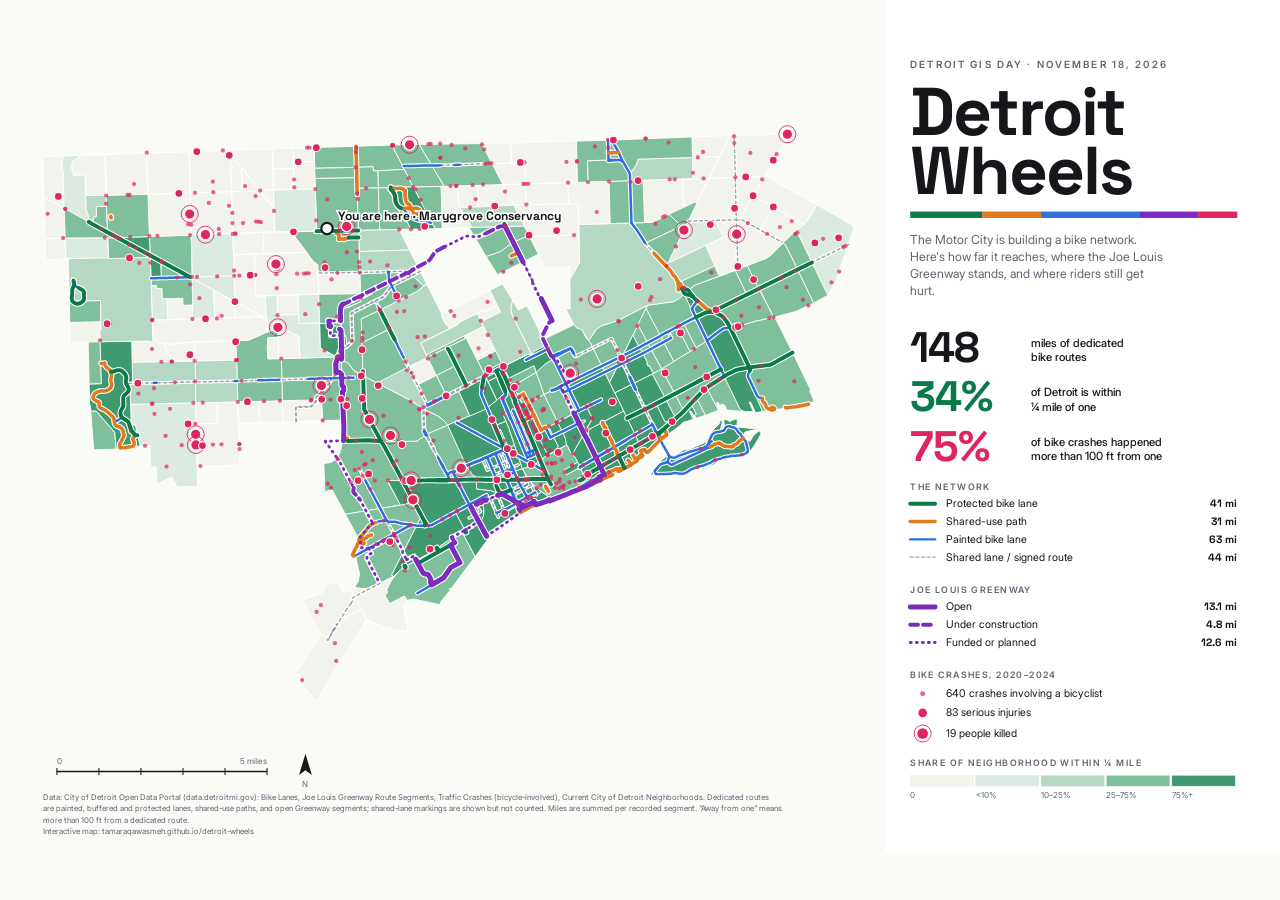
<file: poster/poster.html>
<!doctype html>
<html lang="en"><head><meta charset="utf-8"><title>Detroit Wheels · Poster</title>
<link href="https://fonts.googleapis.com/css2?family=Space+Grotesk:wght@500;700&family=Inter:wght@400;500;600&display=block" rel="stylesheet">
<style>@page { size: 36in 24in; margin: 0; } html, body { margin: 0; background: #fafaf7; } svg { display: block; width: 36in; height: 24in; }
@media screen { svg { width: 100vw; height: auto; } }</style>
</head><body><svg xmlns="http://www.w3.org/2000/svg" viewBox="0 0 3600 2400" width="36in" height="24in">
<defs><style>
  .kicker { font: 600 28px Inter, sans-serif; letter-spacing: 6px; fill: #5f6670; }
  .title { font: 700 190px "Space Grotesk", sans-serif; fill: #15171a; letter-spacing: -6px; }
  .dek { font: 400 35px Inter, sans-serif; fill: #5f6670; }
  .big { font: 700 120px "Space Grotesk", sans-serif; letter-spacing: -3px; }
  .label { font: 500 32px Inter, sans-serif; fill: #15171a; }
  .h3 { font: 600 25px Inter, sans-serif; letter-spacing: 4px; fill: #5f6670; }
  .body { font: 400 30px Inter, sans-serif; fill: #15171a; }
  .body-b { font: 700 30px "Space Grotesk", sans-serif; fill: #15171a; }
  .small { font: 400 23px Inter, sans-serif; fill: #5f6670; }
  .callout { font: 700 34px "Space Grotesk", sans-serif; fill: #15171a; paint-order: stroke; stroke: #fff; stroke-width: 9px; }
  .foot { font: 400 22px Inter, sans-serif; fill: #5f6670; }
</style></defs>
<rect width="3600" height="2400" fill="#fafaf7"/>
<path d="M1910.8,915.9L1904.9,919.1L1940.9,988.4L1895.1,1016.8L1816.7,867.3L1822.9,858.0L1895.7,848.1L1924.1,826.7L1989.0,958.8L1957.6,978.0L1922.4,909.7L1910.8,915.9Z" fill="#7fbf9c" stroke="#ffffff" stroke-width="2.5"/><path d="M2005.4,875.5L1987.3,868.0L1957.5,843.6L1934.4,816.3L1956.1,801.3L2068.2,760.9L2100.6,829.2L2005.4,875.5Z" fill="#7fbf9c" stroke="#ffffff" stroke-width="2.5"/><path d="M2053.9,921.6L2072.1,919.7L2121.2,904.0L2182.0,890.7L2180.5,894.6L2229.0,991.5L2168.2,1025.2L2107.8,1033.6L2053.9,921.6Z" fill="#7fbf9c" stroke="#ffffff" stroke-width="2.5"/><path d="M2153.1,1156.0L2144.0,1157.3L2112.5,1083.2L2114.1,1080.4L2103.5,1057.0L2109.1,1041.7L2107.8,1033.6L2168.2,1025.2L2229.0,991.5L2280.4,1097.8L2276.8,1099.8L2291.0,1129.2L2247.8,1142.7L2153.1,1156.0Z" fill="#7fbf9c" stroke="#ffffff" stroke-width="2.5"/><path d="M303.5,668.9L305.8,727.2L184.8,728.7L183.2,669.4L303.5,668.9Z" fill="#dcebe2" stroke="#ffffff" stroke-width="2.5"/><path d="M2182.0,890.7L2175.6,892.1L2142.3,825.0L2124.4,796.7L2101.4,747.3L2161.1,723.3L2202.6,683.1L2208.3,687.3L2224.6,718.7L2288.3,852.0L2239.0,875.8L2182.0,890.7Z" fill="#7fbf9c" stroke="#ffffff" stroke-width="2.5"/><path d="M2399.5,648.3L2350.3,791.3L2328.4,830.5L2239.4,647.5L2270.1,621.7L2297.6,575.8L2400.0,634.6L2399.5,648.3Z" fill="#dcebe2" stroke="#ffffff" stroke-width="2.5"/><path d="M2217.6,377.6L2148.8,497.1L1994.3,501.4L2053.2,380.7L2217.6,377.6Z" fill="#f3f3ee" stroke="#ffffff" stroke-width="2.5"/><path d="M537.8,661.1L540.9,782.9L422.5,718.4L420.0,665.4L537.8,661.1Z" fill="#7fbf9c" stroke="#ffffff" stroke-width="2.5"/><path d="M296.9,490.9L298.6,550.1L240.8,549.7L239.0,491.8L207.1,493.2L205.3,481.5L199.3,477.4L202.7,473.3L200.9,465.5L205.8,450.3L230.2,437.0L295.2,434.8L296.9,490.9Z" fill="#f3f3ee" stroke="#ffffff" stroke-width="2.5"/><path d="M179.6,551.7L180.6,586.0L123.1,554.8L120.0,440.6L177.7,438.8L173.7,463.1L179.8,500.7L177.3,500.7L179.6,551.7Z" fill="#f3f3ee" stroke="#ffffff" stroke-width="2.5"/><path d="M183.2,669.4L126.9,671.7L123.1,554.8L180.6,586.0L183.2,669.4Z" fill="#f3f3ee" stroke="#ffffff" stroke-width="2.5"/><path d="M298.9,580.8L302.6,653.4L256.4,628.4L260.6,624.4L264.8,609.7L270.8,609.4L271.1,580.8L298.9,580.8Z" fill="#7fbf9c" stroke="#ffffff" stroke-width="2.5"/><path d="M543.7,896.9L541.7,897.1L539.8,782.2L601.2,815.7L603.3,895.6L543.7,896.9Z" fill="#dcebe2" stroke="#ffffff" stroke-width="2.5"/><path d="M479.1,899.1L471.5,899.4L470.1,840.3L514.3,839.0L514.7,858.7L541.0,857.9L541.7,897.1L479.1,899.1Z" fill="#f3f3ee" stroke="#ffffff" stroke-width="2.5"/><path d="M440.2,811.5L440.0,803.3L425.4,803.9L424.8,782.8L453.8,782.0L451.9,741.2L453.9,735.5L539.8,782.2L542.2,857.9L514.7,858.7L514.3,839.0L455.9,840.7L455.1,811.5L440.2,811.5Z" fill="#7fbf9c" stroke="#ffffff" stroke-width="2.5"/><path d="M453.8,782.0L424.8,782.8L422.5,718.4L453.9,735.5L451.9,741.2L453.8,782.0Z" fill="#3f9b6f" stroke="#ffffff" stroke-width="2.5"/><path d="M427.0,861.4L425.4,803.9L440.0,803.3L440.2,811.5L455.1,811.5L455.9,840.7L470.1,840.3L471.5,899.4L428.2,900.7L427.0,861.4Z" fill="#dcebe2" stroke="#ffffff" stroke-width="2.5"/><path d="M551.5,1192.0L555.6,1368.0L498.7,1369.3L483.4,1341.2L441.5,1362.0L438.8,1313.0L423.8,1313.7L422.2,1253.6L394.1,1254.4L380.5,1195.8L369.0,1196.1L367.0,1136.9L550.7,1133.0L551.5,1192.0Z" fill="#dcebe2" stroke="#ffffff" stroke-width="2.5"/><path d="M610.0,1131.9L611.8,1191.0L551.5,1192.0L550.7,1133.0L610.0,1131.9Z" fill="#f3f3ee" stroke="#ffffff" stroke-width="2.5"/><path d="M572.1,1310.5L568.3,1313.4L554.6,1310.5L551.5,1192.0L611.8,1191.0L610.0,1131.9L669.0,1130.6L674.3,1308.0L572.1,1310.5Z" fill="#f3f3ee" stroke="#ffffff" stroke-width="2.5"/><path d="M270.6,1155.7L323.0,1216.3L326.9,1263.4L263.8,1265.1L255.1,1155.7L270.6,1155.7Z" fill="#7fbf9c" stroke="#ffffff" stroke-width="2.5"/><path d="M2071.6,1129.0L2082.2,1152.3L2095.8,1158.2L2043.6,1152.8L2038.7,1139.9L2029.9,1136.2L2029.6,1140.3L2025.8,1139.0L2019.6,1132.1L2015.4,1132.2L2020.5,1153.5L1987.1,1090.3L2037.1,1058.3L2071.6,1129.0Z" fill="#7fbf9c" stroke="#ffffff" stroke-width="2.5"/><path d="M1359.0,902.3L1353.8,905.0L1342.0,881.4L1360.2,872.2L1361.9,875.6L1398.0,857.8L1407.9,877.8L1359.0,902.3Z" fill="#f3f3ee" stroke="#ffffff" stroke-width="2.5"/><path d="M1952.4,1167.8L1958.2,1164.3L1942.8,1135.4L1958.7,1118.6L1984.2,1167.8L1957.6,1177.3L1952.4,1167.8Z" fill="#7fbf9c" stroke="#ffffff" stroke-width="2.5"/><path d="M1904.9,1173.0L1900.4,1176.9L1834.4,1051.9L1860.9,1037.5L1923.8,1155.5L1904.9,1173.0Z" fill="#7fbf9c" stroke="#ffffff" stroke-width="2.5"/><path d="M1729.4,1332.9L1701.2,1346.8L1696.8,1338.3L1698.4,1348.6L1666.6,1361.8L1653.0,1333.8L1846.9,1220.3L1857.0,1237.3L1826.3,1269.8L1791.4,1297.0L1729.4,1332.9Z" fill="#3f9b6f" stroke="#ffffff" stroke-width="2.5"/><path d="M1870.0,1186.2L1845.5,1136.0L1872.0,1122.1L1900.4,1176.9L1879.1,1195.6L1873.8,1185.1L1870.0,1186.2Z" fill="#3f9b6f" stroke="#ffffff" stroke-width="2.5"/><path d="M2122.3,1104.6L2144.0,1157.3L2124.9,1160.9L2111.3,1131.0L2107.0,1130.9L2118.5,1157.2L2095.8,1158.2L2082.2,1152.3L1924.1,826.7L1934.4,816.3L1956.9,843.0L1985.4,866.6L2032.9,890.1L2045.6,906.3L2107.8,1033.6L2109.1,1041.7L2103.8,1058.8L2122.3,1104.6Z" fill="#3f9b6f" stroke="#ffffff" stroke-width="2.5"/><path d="M717.9,773.4L658.8,775.9L656.8,716.7L716.0,714.2L717.9,773.4Z" fill="#f3f3ee" stroke="#ffffff" stroke-width="2.5"/><path d="M1479.6,1339.6L1492.6,1356.5L1522.9,1384.1L1455.6,1423.2L1436.5,1377.8L1407.5,1390.0L1379.9,1380.1L1340.7,1375.7L1339.5,1372.0L1339.9,1359.4L1346.4,1344.3L1359.3,1341.0L1401.1,1340.3L1469.2,1318.1L1479.6,1339.6Z" fill="#3f9b6f" stroke="#ffffff" stroke-width="2.5"/><path d="M1000.1,1791.5L887.4,1972.4L875.2,1954.2L854.5,1933.7L852.3,1919.0L844.1,1899.4L824.2,1891.9L842.6,1878.0L905.1,1781.1L913.9,1791.7L932.4,1782.9L942.4,1774.0L960.5,1747.4L975.6,1735.1L1016.1,1712.5L1026.7,1730.3L1030.7,1742.9L1000.1,1791.5Z" fill="#f3f3ee" stroke="#ffffff" stroke-width="2.5"/><path d="M955.0,1643.5L959.8,1660.2L965.2,1666.4L986.5,1658.5L1016.1,1712.5L969.4,1739.2L939.0,1777.6L913.9,1791.7L881.7,1751.3L867.4,1714.9L851.7,1695.7L848.4,1685.2L855.8,1686.0L900.2,1671.3L908.3,1663.1L918.9,1643.8L944.7,1636.7L955.0,1643.5Z" fill="#f3f3ee" stroke="#ffffff" stroke-width="2.5"/><path d="M773.7,474.7L767.2,474.9L765.7,418.7L824.6,417.0L826.2,474.0L773.7,474.7Z" fill="#f3f3ee" stroke="#ffffff" stroke-width="2.5"/><path d="M1331.8,1556.8L1336.2,1565.3L1267.9,1657.1L1263.8,1654.4L1265.9,1660.5L1239.4,1692.5L1236.8,1700.7L1163.0,1684.6L1144.2,1688.6L1137.2,1676.0L1095.7,1698.4L1082.6,1674.7L1088.5,1667.5L1089.3,1663.4L1085.7,1663.1L1099.3,1634.0L1126.6,1600.7L1217.1,1550.6L1258.0,1521.5L1300.8,1498.5L1331.8,1556.8Z" fill="#7fbf9c" stroke="#ffffff" stroke-width="2.5"/><path d="M1132.3,1351.6L1089.4,1352.3L1126.1,1420.7L971.5,1446.4L933.6,1376.3L913.5,1383.2L910.9,1303.8L930.6,1300.7L948.1,1288.9L957.9,1270.1L962.5,1240.5L1038.9,1238.3L1071.6,1240.9L1132.3,1351.6Z" fill="#7fbf9c" stroke="#ffffff" stroke-width="2.5"/><path d="M904.9,1124.4L907.5,1183.1L795.8,1186.4L794.2,1127.0L904.9,1124.4Z" fill="#f3f3ee" stroke="#ffffff" stroke-width="2.5"/><path d="M965.4,1122.2L966.7,1181.4L949.2,1181.9L907.5,1183.1L904.9,1124.4L794.2,1127.0L791.3,1008.6L946.2,1003.9L959.7,1011.2L965.4,1122.2Z" fill="#7fbf9c" stroke="#ffffff" stroke-width="2.5"/><path d="M1529.7,1206.7L1521.9,1211.3L1484.3,1135.1L1530.3,1109.3L1568.8,1188.0L1529.7,1206.7Z" fill="#7fbf9c" stroke="#ffffff" stroke-width="2.5"/><path d="M897.1,649.7L890.7,649.8L885.9,501.7L1003.6,499.3L1008.4,648.0L897.1,649.7Z" fill="#7fbf9c" stroke="#ffffff" stroke-width="2.5"/><path d="M1133.2,468.1L1137.5,476.8L1050.3,480.7L1049.2,468.9L1002.9,470.7L1001.3,411.4L1102.4,408.0L1133.2,468.1Z" fill="#7fbf9c" stroke="#ffffff" stroke-width="2.5"/><path d="M1214.3,465.4L1133.2,468.1L1102.4,408.0L1179.2,406.3L1214.3,465.4Z" fill="#7fbf9c" stroke="#ffffff" stroke-width="2.5"/><path d="M1063.8,528.6L1062.4,480.1L1117.4,477.4L1137.5,476.8L1162.0,525.6L1063.8,528.6Z" fill="#7fbf9c" stroke="#ffffff" stroke-width="2.5"/><path d="M1049.2,468.9L1050.3,480.7L1062.4,480.1L1063.8,528.6L1004.4,529.8L1002.9,470.7L1049.2,468.9Z" fill="#7fbf9c" stroke="#ffffff" stroke-width="2.5"/><path d="M1068.7,646.9L1008.4,648.0L1004.4,529.8L1064.1,528.6L1068.7,646.9Z" fill="#7fbf9c" stroke="#ffffff" stroke-width="2.5"/><path d="M1866.5,1179.0L1870.0,1186.2L1874.0,1185.3L1879.1,1195.6L1857.0,1214.5L1798.8,1249.0L1728.9,1104.8L1834.4,1051.9L1872.0,1122.1L1845.5,1136.0L1866.5,1179.0Z" fill="#3f9b6f" stroke="#ffffff" stroke-width="2.5"/><path d="M1038.7,1655.8L1005.9,1655.4L997.5,1651.7L1007.9,1634.5L1011.1,1613.8L998.5,1558.1L1009.4,1551.4L1009.1,1543.3L1015.0,1533.7L1008.8,1516.0L971.5,1446.4L1124.5,1421.0L1157.1,1414.1L1163.5,1409.6L1185.9,1451.3L1102.0,1616.0L1105.2,1622.2L1038.7,1655.8Z" fill="#7fbf9c" stroke="#ffffff" stroke-width="2.5"/><path d="M374.7,1136.8L367.6,1136.9L365.3,1078.2L373.2,1078.1L371.5,1018.6L549.5,1015.1L550.7,1133.0L374.7,1136.8Z" fill="#b5d8c4" stroke="#ffffff" stroke-width="2.5"/><path d="M446.1,961.3L464.7,967.3L463.0,976.5L473.3,993.7L493.9,1016.6L371.5,1018.6L370.4,960.1L415.5,959.2L430.0,962.8L429.4,948.0L446.1,961.3Z" fill="#f3f3ee" stroke="#ffffff" stroke-width="2.5"/><path d="M237.2,962.5L197.7,963.9L196.4,907.1L284.1,904.6L281.6,961.0L237.2,962.5Z" fill="#f3f3ee" stroke="#ffffff" stroke-width="2.5"/><path d="M284.1,904.6L196.4,907.1L194.9,847.1L283.0,845.2L284.1,904.6Z" fill="#7fbf9c" stroke="#ffffff" stroke-width="2.5"/><path d="M1071.3,646.8L1068.7,646.9L1070.1,643.8L1067.9,640.7L1064.1,528.6L1085.9,527.8L1101.9,550.2L1118.0,589.0L1137.5,607.8L1155.8,644.5L1071.3,646.8Z" fill="#7fbf9c" stroke="#ffffff" stroke-width="2.5"/><path d="M194.3,827.6L192.0,728.7L187.4,727.3L422.8,723.7L430.0,962.8L415.5,959.2L281.7,961.5L281.1,931.9L284.1,925.4L283.0,845.2L194.9,847.1L194.3,827.6Z" fill="#b5d8c4" stroke="#ffffff" stroke-width="2.5"/><path d="M1281.8,1244.6L1314.3,1315.6L1330.8,1337.0L1346.6,1344.1L1344.2,1348.7L1134.5,1351.6L1071.6,1240.9L1173.9,1240.5L1199.2,1221.2L1259.2,1195.8L1281.8,1244.6Z" fill="#7fbf9c" stroke="#ffffff" stroke-width="2.5"/><path d="M1376.3,1162.5L1397.7,1212.8L1408.3,1208.3L1429.8,1259.2L1420.9,1262.9L1280.9,1186.6L1370.1,1147.7L1376.3,1162.5Z" fill="#3f9b6f" stroke="#ffffff" stroke-width="2.5"/><path d="M648.6,440.6L651.7,539.5L534.7,542.8L532.3,427.0L630.9,422.8L648.6,440.6Z" fill="#f3f3ee" stroke="#ffffff" stroke-width="2.5"/><path d="M1089.4,861.8L1016.2,897.1L1021.1,1056.7L995.1,1042.2L981.0,1022.9L948.7,1005.2L957.6,979.5L974.7,977.2L973.6,949.4L967.5,935.4L959.0,926.0L957.8,875.4L960.8,869.2L980.7,864.7L1014.6,848.5L1014.4,843.0L1047.3,826.1L1044.0,816.6L1149.5,765.9L1191.2,803.8L1175.5,818.5L1089.4,861.8Z" fill="#7fbf9c" stroke="#ffffff" stroke-width="2.5"/><path d="M1068.1,1076.0L1066.0,1079.8L1021.1,1056.7L1018.2,964.2L1095.1,925.2L1148.7,1032.3L1068.1,1076.0Z" fill="#7fbf9c" stroke="#ffffff" stroke-width="2.5"/><path d="M1174.0,1083.0L1201.8,1138.8L1188.7,1148.5L1157.4,1128.1L1066.0,1079.7L1070.9,1071.9L1148.7,1032.3L1174.0,1083.0Z" fill="#b5d8c4" stroke="#ffffff" stroke-width="2.5"/><path d="M1343.7,884.8L1360.2,917.9L1309.8,943.0L1198.6,998.1L1182.6,965.0L1289.3,912.0L1287.6,908.5L1338.7,883.0L1342.0,881.4L1343.7,884.8Z" fill="#b5d8c4" stroke="#ffffff" stroke-width="2.5"/><path d="M1405.2,769.6L1399.1,772.6L1367.1,721.3L1408.0,707.1L1446.0,679.6L1487.9,661.3L1514.6,714.8L1405.2,769.6Z" fill="#7fbf9c" stroke="#ffffff" stroke-width="2.5"/><path d="M1480.5,576.5L1444.9,577.0L1414.3,519.0L1478.1,517.3L1480.5,576.5Z" fill="#f3f3ee" stroke="#ffffff" stroke-width="2.5"/><path d="M1487.1,576.2L1480.5,576.5L1478.1,517.3L1597.3,513.7L1599.3,573.2L1487.1,576.2Z" fill="#f3f3ee" stroke="#ffffff" stroke-width="2.5"/><path d="M1826.0,678.9L1814.9,684.2L1776.6,627.3L1835.2,625.2L1881.7,602.6L1911.0,630.5L1897.2,645.0L1826.0,678.9Z" fill="#7fbf9c" stroke="#ffffff" stroke-width="2.5"/><path d="M1702.0,1305.3L1691.4,1311.5L1653.4,1232.9L1651.9,1225.7L1655.7,1208.2L1753.9,1156.0L1798.8,1249.0L1702.0,1305.3Z" fill="#3f9b6f" stroke="#ffffff" stroke-width="2.5"/><path d="M1748.6,1145.0L1753.9,1156.0L1655.7,1208.2L1652.2,1203.0L1665.8,1176.8L1649.8,1143.9L1628.3,1154.5L1591.5,1079.3L1692.4,1029.7L1748.6,1145.0Z" fill="#3f9b6f" stroke="#ffffff" stroke-width="2.5"/><path d="M1341.7,1343.5L1328.3,1334.7L1310.9,1309.8L1447.1,1251.8L1469.2,1318.1L1398.7,1340.8L1341.7,1343.5Z" fill="#3f9b6f" stroke="#ffffff" stroke-width="2.5"/><path d="M1472.6,1141.1L1443.7,1085.9L1508.2,1046.9L1530.3,1109.3L1472.6,1141.1Z" fill="#7fbf9c" stroke="#ffffff" stroke-width="2.5"/><path d="M1089.0,1655.2L1085.7,1663.1L1089.3,1663.4L1088.8,1666.8L1082.6,1674.7L1095.7,1698.4L1138.9,1677.0L1144.8,1690.0L1138.4,1695.4L1134.6,1707.8L1140.0,1742.7L1147.4,1760.0L1146.1,1775.3L1122.4,1774.1L1081.2,1763.1L1030.7,1742.9L1026.2,1729.1L986.5,1658.5L992.6,1651.5L1035.2,1657.7L1110.3,1619.5L1099.3,1634.0L1089.0,1655.2Z" fill="#f3f3ee" stroke="#ffffff" stroke-width="2.5"/><path d="M1163.5,1409.6L1157.1,1414.1L1126.1,1420.7L1089.8,1351.3L1132.3,1351.6L1163.5,1409.6Z" fill="#3f9b6f" stroke="#ffffff" stroke-width="2.5"/><path d="M1837.4,1050.3L1825.7,1028.3L1822.7,1030.0L1818.0,1021.3L1821.0,1019.7L1779.9,942.8L1794.3,913.1L1860.9,1037.5L1837.4,1050.3Z" fill="#7fbf9c" stroke="#ffffff" stroke-width="2.5"/><path d="M1016.5,707.1L1010.2,707.3L1008.4,648.0L1122.7,645.3L1151.6,703.3L1016.5,707.1Z" fill="#b5d8c4" stroke="#ffffff" stroke-width="2.5"/><path d="M1926.0,1153.1L1923.8,1155.5L1921.0,1150.5L1860.9,1037.5L1989.0,958.8L2037.1,1058.3L1985.3,1091.6L1926.0,1153.1Z" fill="#7fbf9c" stroke="#ffffff" stroke-width="2.5"/><path d="M1332.4,1481.6L1309.0,1494.2L1280.3,1440.2L1320.3,1419.1L1347.7,1472.0L1332.4,1481.6Z" fill="#3f9b6f" stroke="#ffffff" stroke-width="2.5"/><path d="M1071.2,877.2L1095.1,925.2L1018.2,964.2L1016.2,897.1L1068.6,872.2L1071.2,877.2Z" fill="#7fbf9c" stroke="#ffffff" stroke-width="2.5"/><path d="M1953.5,1155.4L1958.1,1165.6L1952.4,1167.8L1957.6,1177.3L1942.7,1155.3L1939.0,1157.0L1949.9,1179.3L1920.7,1188.0L1910.6,1198.7L1857.0,1237.3L1846.9,1220.3L1917.3,1162.3L1942.8,1135.4L1953.5,1155.4Z" fill="#3f9b6f" stroke="#ffffff" stroke-width="2.5"/><path d="M2027.4,433.3L2023.8,440.7L1947.7,443.1L1946.2,385.3L2053.2,380.7L2027.4,433.3Z" fill="#f3f3ee" stroke="#ffffff" stroke-width="2.5"/><path d="M1430.7,1202.6L1447.1,1251.8L1429.8,1259.2L1408.3,1208.3L1397.7,1212.8L1391.3,1197.7L1422.6,1184.4L1430.7,1202.6Z" fill="#3f9b6f" stroke="#ffffff" stroke-width="2.5"/><path d="M1566.4,1221.8L1556.0,1226.7L1543.2,1200.4L1568.8,1188.0L1581.6,1214.5L1566.4,1221.8Z" fill="#3f9b6f" stroke="#ffffff" stroke-width="2.5"/><path d="M1947.9,449.8L1949.4,502.7L1771.3,508.9L1771.0,488.9L1788.5,465.7L1795.1,447.6L1947.7,443.1L1947.9,449.8Z" fill="#b5d8c4" stroke="#ffffff" stroke-width="2.5"/><path d="M1284.8,1349.5L1344.2,1348.7L1339.5,1361.7L1340.7,1375.7L1379.9,1380.1L1407.5,1390.0L1355.6,1411.9L1351.4,1402.2L1280.3,1440.2L1309.0,1494.2L1258.0,1521.5L1217.1,1550.6L1133.5,1595.8L1105.2,1622.2L1102.0,1616.0L1185.9,1451.3L1132.3,1351.6L1284.8,1349.5Z" fill="#3f9b6f" stroke="#ffffff" stroke-width="2.5"/><path d="M1423.8,1441.6L1401.2,1454.8L1396.2,1442.8L1392.9,1444.4L1375.9,1403.1L1436.5,1377.8L1455.6,1423.2L1423.8,1441.6Z" fill="#3f9b6f" stroke="#ffffff" stroke-width="2.5"/><path d="M1321.4,1169.2L1259.2,1195.8L1236.4,1172.9L1188.7,1148.5L1199.1,1140.1L1288.4,1096.5L1321.4,1169.2Z" fill="#7fbf9c" stroke="#ffffff" stroke-width="2.5"/><path d="M1568.7,1264.1L1566.1,1265.4L1564.4,1262.0L1570.4,1256.7L1556.0,1226.7L1581.6,1214.5L1589.9,1231.8L1593.4,1252.2L1568.7,1264.1Z" fill="#3f9b6f" stroke="#ffffff" stroke-width="2.5"/><path d="M1601.4,1099.5L1628.3,1154.5L1568.8,1188.0L1530.3,1109.3L1591.5,1079.3L1601.4,1099.5Z" fill="#7fbf9c" stroke="#ffffff" stroke-width="2.5"/><path d="M1645.5,1337.9L1642.6,1339.5L1620.1,1291.0L1609.7,1277.6L1652.2,1203.0L1656.0,1211.7L1651.9,1225.7L1653.0,1231.8L1691.4,1311.5L1645.5,1337.9Z" fill="#3f9b6f" stroke="#ffffff" stroke-width="2.5"/><path d="M1625.6,1249.6L1609.7,1277.6L1605.7,1273.3L1593.4,1252.2L1589.3,1230.2L1568.8,1188.0L1649.8,1143.9L1665.8,1176.8L1625.6,1249.6Z" fill="#3f9b6f" stroke="#ffffff" stroke-width="2.5"/><path d="M1543.2,1278.6L1540.4,1280.2L1509.7,1218.5L1543.2,1200.4L1570.4,1257.1L1564.4,1262.0L1566.1,1265.4L1543.2,1278.6Z" fill="#3f9b6f" stroke="#ffffff" stroke-width="2.5"/><path d="M1719.5,1066.0L1714.7,1075.8L1661.2,965.2L1655.5,958.4L1675.9,928.1L1687.5,917.9L1738.2,901.5L1821.4,858.5L1719.5,1066.0Z" fill="#7fbf9c" stroke="#ffffff" stroke-width="2.5"/><path d="M1677.0,926.6L1655.5,958.4L1635.9,926.7L1632.2,928.0L1616.8,918.9L1591.4,868.6L1603.9,868.3L1602.7,784.2L1630.0,739.3L1627.8,631.5L1776.6,627.3L1815.9,685.5L1891.2,765.8L1931.7,819.1L1910.9,839.4L1895.7,848.1L1821.0,858.6L1738.2,901.5L1691.0,916.1L1677.0,926.6Z" fill="#b5d8c4" stroke="#ffffff" stroke-width="2.5"/><path d="M1296.4,584.6L1289.6,570.8L1285.9,522.7L1343.8,519.9L1346.0,582.6L1296.4,584.6Z" fill="#f3f3ee" stroke="#ffffff" stroke-width="2.5"/><path d="M1622.0,922.6L1635.9,926.7L1649.4,952.1L1660.0,963.2L1692.4,1029.7L1530.3,1109.3L1508.2,1046.9L1533.7,1023.4L1556.9,1009.1L1554.4,1000.0L1535.9,972.0L1528.6,955.2L1613.7,913.5L1622.0,922.6Z" fill="#7fbf9c" stroke="#ffffff" stroke-width="2.5"/><path d="M1225.0,643.0L1212.2,625.9L1162.0,525.6L1240.8,524.3L1244.3,642.5L1225.0,643.0Z" fill="#7fbf9c" stroke="#ffffff" stroke-width="2.5"/><path d="M1162.0,525.6L1223.2,643.1L1155.8,644.5L1137.5,607.8L1118.0,589.0L1101.9,550.2L1085.9,527.8L1162.0,525.6Z" fill="#3f9b6f" stroke="#ffffff" stroke-width="2.5"/><path d="M1362.0,1045.9L1359.2,1047.4L1342.4,1013.0L1394.4,986.7L1411.3,1020.8L1362.0,1045.9Z" fill="#7fbf9c" stroke="#ffffff" stroke-width="2.5"/><path d="M1360.3,917.9L1390.3,978.2L1337.8,1004.3L1306.0,944.6L1360.3,917.9Z" fill="#f3f3ee" stroke="#ffffff" stroke-width="2.5"/><path d="M1414.3,519.0L1444.9,577.0L1376.1,578.1L1346.0,582.6L1343.8,519.9L1414.3,519.0Z" fill="#f3f3ee" stroke="#ffffff" stroke-width="2.5"/><path d="M2295.9,847.7L2288.3,852.0L2224.6,718.7L2208.3,687.3L2202.6,683.1L2239.4,647.5L2328.4,830.5L2295.9,847.7Z" fill="#7fbf9c" stroke="#ffffff" stroke-width="2.5"/><path d="M1310.9,1309.7L1259.2,1195.8L1279.4,1187.1L1420.9,1262.9L1310.9,1309.7Z" fill="#3f9b6f" stroke="#ffffff" stroke-width="2.5"/><path d="M1346.6,1011.0L1342.4,1013.0L1337.8,1004.3L1390.1,978.2L1394.4,986.7L1346.6,1011.0Z" fill="#f3f3ee" stroke="#ffffff" stroke-width="2.5"/><path d="M753.9,1009.0L791.3,1008.6L792.9,1067.8L667.3,1071.5L662.7,958.1L700.2,956.5L743.9,936.6L781.6,924.7L782.3,949.4L753.6,950.4L751.7,976.0L753.9,1009.0Z" fill="#7fbf9c" stroke="#ffffff" stroke-width="2.5"/><path d="M730.8,1188.3L728.0,1128.8L794.2,1127.0L795.8,1186.4L730.8,1188.3Z" fill="#f3f3ee" stroke="#ffffff" stroke-width="2.5"/><path d="M1380.3,717.0L1367.1,721.3L1319.1,639.8L1475.1,635.8L1487.9,661.3L1441.7,681.9L1408.0,707.1L1380.3,717.0Z" fill="#7fbf9c" stroke="#ffffff" stroke-width="2.5"/><path d="M1200.1,798.5L1191.2,803.8L1145.3,762.3L1012.0,766.5L1010.2,707.3L1151.6,703.3L1200.1,798.5Z" fill="#b5d8c4" stroke="#ffffff" stroke-width="2.5"/><path d="M901.0,767.6L894.5,767.6L893.7,744.8L879.0,733.2L819.7,652.2L1008.4,648.0L1012.0,766.5L901.0,767.6Z" fill="#7fbf9c" stroke="#ffffff" stroke-width="2.5"/><path d="M1164.7,525.5L1162.0,525.6L1133.2,468.1L1180.5,465.9L1214.3,465.4L1249.6,524.0L1164.7,525.5Z" fill="#7fbf9c" stroke="#ffffff" stroke-width="2.5"/><path d="M834.4,532.6L886.7,531.9L890.7,649.8L772.9,652.6L768.7,534.1L834.4,532.6Z" fill="#dcebe2" stroke="#ffffff" stroke-width="2.5"/><path d="M828.0,532.7L768.7,534.1L767.2,474.9L826.3,474.0L828.0,532.7Z" fill="#f3f3ee" stroke="#ffffff" stroke-width="2.5"/><path d="M1227.2,1055.8L1174.0,1083.0L1148.7,1032.3L1202.0,1005.2L1227.2,1055.8Z" fill="#f3f3ee" stroke="#ffffff" stroke-width="2.5"/><path d="M765.8,420.4L768.7,534.1L729.7,536.2L685.1,477.5L630.9,422.8L765.8,420.4Z" fill="#f3f3ee" stroke="#ffffff" stroke-width="2.5"/><path d="M770.5,581.9L729.7,536.2L768.7,534.1L770.5,581.9Z" fill="#f3f3ee" stroke="#ffffff" stroke-width="2.5"/><path d="M539.7,661.0L537.8,661.1L534.7,542.8L651.7,539.5L655.0,657.6L539.7,661.0Z" fill="#f3f3ee" stroke="#ffffff" stroke-width="2.5"/><path d="M660.7,657.3L655.0,657.6L651.7,539.5L729.7,536.2L770.5,583.5L772.9,652.6L660.7,657.3Z" fill="#f3f3ee" stroke="#ffffff" stroke-width="2.5"/><path d="M1744.3,450.5L1752.8,455.9L1769.9,485.6L1771.3,508.9L1653.7,512.1L1652.2,452.0L1744.3,450.5Z" fill="#7fbf9c" stroke="#ffffff" stroke-width="2.5"/><path d="M1921.2,548.1L1925.5,581.5L1835.2,625.2L1813.0,625.9L1808.7,507.4L1919.9,503.6L1921.2,548.1Z" fill="#f3f3ee" stroke="#ffffff" stroke-width="2.5"/><path d="M1496.5,664.7L1628.5,660.9L1630.0,739.3L1602.7,784.2L1602.5,751.9L1533.1,751.9L1487.9,661.3L1493.4,658.6L1496.5,664.7Z" fill="#f3f3ee" stroke="#ffffff" stroke-width="2.5"/><path d="M275.9,1079.6L250.8,1080.5L248.1,962.1L281.6,961.0L285.2,1079.4L275.9,1079.6Z" fill="#7fbf9c" stroke="#ffffff" stroke-width="2.5"/><path d="M667.3,1071.5L669.0,1130.6L550.7,1133.0L549.5,1015.1L665.6,1012.6L667.3,1071.5Z" fill="#b5d8c4" stroke="#ffffff" stroke-width="2.5"/><path d="M547.8,966.1L549.5,1015.1L493.9,1016.6L473.3,993.7L462.3,974.1L464.7,967.3L496.5,967.4L542.8,961.6L547.4,961.6L547.8,966.1Z" fill="#f3f3ee" stroke="#ffffff" stroke-width="2.5"/><path d="M757.6,1009.5L753.8,1009.5L751.7,976.0L753.6,950.4L782.3,949.4L783.9,1008.7L757.6,1009.5Z" fill="#f3f3ee" stroke="#ffffff" stroke-width="2.5"/><path d="M841.5,947.0L843.4,1007.2L783.9,1008.7L781.6,924.7L794.1,921.0L841.5,947.0Z" fill="#f3f3ee" stroke="#ffffff" stroke-width="2.5"/><path d="M790.4,886.0L780.6,886.4L779.0,830.6L837.9,828.9L839.9,884.3L790.4,886.0Z" fill="#f3f3ee" stroke="#ffffff" stroke-width="2.5"/><path d="M898.8,908.1L840.6,910.0L837.9,828.9L896.5,827.2L898.8,908.1Z" fill="#dcebe2" stroke="#ffffff" stroke-width="2.5"/><path d="M908.9,908.9L937.4,913.5L963.0,929.8L973.6,949.4L974.7,977.2L957.6,979.5L948.7,1005.2L900.5,978.9L898.8,908.9L908.9,908.9Z" fill="#3f9b6f" stroke="#ffffff" stroke-width="2.5"/><path d="M675.6,1130.5L669.0,1130.6L667.3,1071.5L792.9,1067.8L794.2,1127.0L675.6,1130.5Z" fill="#7fbf9c" stroke="#ffffff" stroke-width="2.5"/><path d="M678.0,1189.7L671.4,1189.8L669.0,1130.6L728.0,1128.8L730.0,1188.3L678.0,1189.7Z" fill="#f3f3ee" stroke="#ffffff" stroke-width="2.5"/><path d="M1176.4,1237.7L1173.9,1240.5L1093.1,1242.5L1038.9,1238.3L962.5,1240.5L967.9,1197.8L959.7,1011.2L981.0,1022.9L990.9,1038.2L1001.5,1047.0L1150.8,1124.4L1199.7,1155.4L1232.5,1170.5L1249.6,1184.1L1259.2,1195.8L1199.2,1221.2L1176.4,1237.7Z" fill="#7fbf9c" stroke="#ffffff" stroke-width="2.5"/><path d="M1310.9,1083.8L1255.5,1112.9L1227.2,1055.8L1283.4,1027.3L1310.9,1083.8Z" fill="#7fbf9c" stroke="#ffffff" stroke-width="2.5"/><path d="M1221.5,1128.8L1201.8,1138.8L1174.0,1083.0L1227.2,1055.8L1255.5,1112.9L1221.5,1128.8Z" fill="#7fbf9c" stroke="#ffffff" stroke-width="2.5"/><path d="M1372.7,1072.8L1423.8,1046.6L1443.7,1085.9L1397.1,1125.5L1372.7,1072.8Z" fill="#3f9b6f" stroke="#ffffff" stroke-width="2.5"/><path d="M1449.9,1081.7L1443.7,1085.9L1431.7,1063.2L1501.8,1028.3L1508.2,1046.9L1449.9,1081.7Z" fill="#7fbf9c" stroke="#ffffff" stroke-width="2.5"/><path d="M1528.6,955.2L1535.9,972.0L1502.9,987.7L1495.2,997.3L1439.1,883.3L1436.4,865.3L1441.9,844.7L1457.9,872.0L1481.9,859.9L1528.6,955.2Z" fill="#b5d8c4" stroke="#ffffff" stroke-width="2.5"/><path d="M1551.8,998.2L1556.9,1009.1L1533.7,1023.4L1508.2,1046.9L1501.8,1028.3L1431.7,1063.2L1416.0,1030.7L1483.6,996.9L1496.0,997.2L1502.9,987.7L1533.6,972.3L1539.6,974.2L1551.8,998.2Z" fill="#3f9b6f" stroke="#ffffff" stroke-width="2.5"/><path d="M2205.8,679.8L2202.6,683.1L2138.5,647.1L2175.0,582.0L2261.6,630.8L2233.2,652.7L2205.8,679.8Z" fill="#f3f3ee" stroke="#ffffff" stroke-width="2.5"/><path d="M1377.6,1070.3L1372.7,1072.8L1359.2,1047.4L1411.3,1020.8L1423.8,1046.6L1377.6,1070.3Z" fill="#3f9b6f" stroke="#ffffff" stroke-width="2.5"/><path d="M1609.1,1309.2L1586.6,1322.1L1592.7,1335.1L1631.4,1314.2L1642.6,1339.5L1653.0,1333.8L1666.6,1361.8L1545.1,1408.4L1537.8,1393.1L1518.4,1380.5L1487.9,1351.2L1469.2,1318.1L1502.2,1307.6L1526.0,1288.8L1595.1,1251.3L1601.3,1267.5L1617.3,1286.3L1624.7,1300.2L1609.1,1309.2Z" fill="#7fbf9c" stroke="#ffffff" stroke-width="2.5"/><path d="M2175.0,582.0L2138.5,647.1L2086.6,618.2L2080.3,618.0L2117.8,550.3L2175.0,582.0Z" fill="#f3f3ee" stroke="#ffffff" stroke-width="2.5"/><path d="M1539.8,1279.0L1502.2,1307.6L1469.2,1318.1L1430.7,1202.6L1414.8,1166.8L1484.3,1135.1L1521.9,1211.3L1509.7,1218.5L1539.8,1279.0Z" fill="#3f9b6f" stroke="#ffffff" stroke-width="2.5"/><path d="M1398.5,1194.6L1391.3,1197.7L1370.1,1147.7L1443.7,1085.9L1471.0,1141.7L1414.8,1166.8L1422.6,1184.4L1398.5,1194.6Z" fill="#3f9b6f" stroke="#ffffff" stroke-width="2.5"/><path d="M1311.2,951.1L1202.0,1005.2L1198.6,998.1L1303.7,945.5L1311.2,951.1Z" fill="#7fbf9c" stroke="#ffffff" stroke-width="2.5"/><path d="M1413.3,798.7L1441.9,844.7L1436.4,865.3L1439.1,883.3L1495.2,997.3L1483.6,996.9L1416.0,1030.7L1353.8,905.0L1407.9,877.8L1377.7,817.0L1413.3,798.7Z" fill="#b5d8c4" stroke="#ffffff" stroke-width="2.5"/><path d="M1364.0,1057.1L1397.1,1125.5L1364.3,1151.4L1321.8,1170.2L1288.4,1096.5L1364.0,1057.1Z" fill="#3f9b6f" stroke="#ffffff" stroke-width="2.5"/><path d="M1159.4,1026.9L1148.7,1032.3L1068.6,872.2L1175.5,818.5L1200.1,798.5L1242.6,884.1L1241.5,888.1L1251.6,908.7L1265.5,923.5L1182.6,965.0L1202.0,1005.2L1159.4,1026.9Z" fill="#b5d8c4" stroke="#ffffff" stroke-width="2.5"/><path d="M1487.9,661.3L1444.9,577.0L1626.0,572.4L1628.5,660.9L1496.9,664.8L1493.4,658.6L1487.9,661.3Z" fill="#f3f3ee" stroke="#ffffff" stroke-width="2.5"/><path d="M1478.1,517.3L1475.5,458.5L1438.7,459.3L1436.3,402.4L1621.3,396.8L1624.1,512.8L1478.1,517.3Z" fill="#f3f3ee" stroke="#ffffff" stroke-width="2.5"/><path d="M1464.6,1446.2L1393.4,1496.5L1387.8,1495.7L1336.2,1565.3L1300.8,1498.5L1340.5,1477.4L1352.0,1467.1L1360.5,1445.2L1360.4,1430.3L1355.6,1411.9L1375.9,1403.1L1392.9,1444.4L1396.2,1442.8L1401.2,1454.8L1522.9,1384.1L1537.8,1393.1L1545.1,1408.4L1464.6,1446.2Z" fill="#3f9b6f" stroke="#ffffff" stroke-width="2.5"/><path d="M2073.7,1182.2L2073.0,1197.2L2123.6,1203.4L2134.9,1198.8L2124.7,1204.6L2067.4,1195.8L2073.3,1200.9L2132.7,1206.9L2096.0,1214.6L2090.0,1224.8L2097.3,1240.5L2110.2,1240.2L2118.7,1225.4L2132.2,1213.6L2139.4,1211.6L2139.8,1221.6L2123.8,1249.5L2113.1,1264.8L2096.3,1278.5L2019.7,1298.4L2006.5,1307.0L1971.6,1318.2L1954.3,1320.0L1943.8,1325.8L1944.8,1322.9L1925.2,1333.0L1829.2,1335.5L1859.5,1295.6L1879.7,1278.2L1897.9,1280.6L1922.4,1265.7L1935.6,1264.8L1987.6,1242.7L2003.9,1218.3L2000.4,1214.1L2022.2,1192.7L2026.5,1181.3L2031.9,1184.9L2025.8,1209.1L2033.3,1207.2L2037.1,1193.5L2035.2,1181.4L2041.8,1179.9L2051.2,1184.6L2067.1,1179.0L2075.3,1179.4L2073.7,1182.2ZM2055.8,1183.9L2051.6,1185.7L2056.6,1184.1L2055.8,1183.9Z" fill="#3f9b6f" stroke="#ffffff" stroke-width="2.5"/><path d="M1895.1,1016.8L1860.9,1037.5L1794.3,913.1L1816.7,867.3L1895.1,1016.8Z" fill="#7fbf9c" stroke="#ffffff" stroke-width="2.5"/><path d="M780.5,878.9L780.6,886.4L839.9,884.3L840.6,910.0L898.8,908.9L900.5,978.9L946.2,1003.9L843.4,1007.2L841.5,947.0L794.1,921.0L753.3,933.2L753.0,898.6L748.2,896.0L746.2,831.8L779.0,830.6L780.5,878.9Z" fill="#dcebe2" stroke="#ffffff" stroke-width="2.5"/><path d="M1014.4,843.0L1014.6,848.5L959.6,870.8L959.0,926.0L931.5,911.6L898.8,908.9L896.5,827.2L1013.8,825.7L1014.4,843.0Z" fill="#7fbf9c" stroke="#ffffff" stroke-width="2.5"/><path d="M1014.4,843.0L1012.0,766.5L1145.3,762.3L1149.5,765.9L1044.0,816.6L1047.3,826.1L1014.4,843.0Z" fill="#7fbf9c" stroke="#ffffff" stroke-width="2.5"/><path d="M365.3,1078.2L369.0,1196.1L380.5,1195.8L394.1,1254.4L326.9,1263.4L322.7,1215.9L271.0,1155.9L255.1,1155.7L254.1,1139.5L252.1,1139.5L250.8,1080.5L285.2,1079.4L281.7,961.5L313.4,960.6L370.4,960.1L373.2,1078.1L365.3,1078.2Z" fill="#3f9b6f" stroke="#ffffff" stroke-width="2.5"/><path d="M662.8,960.9L665.6,1012.6L549.5,1015.1L547.4,961.6L638.4,958.2L662.7,958.1L662.8,960.9Z" fill="#f3f3ee" stroke="#ffffff" stroke-width="2.5"/><path d="M1396.1,853.8L1398.1,857.8L1361.9,875.6L1360.2,872.2L1287.6,908.5L1289.3,912.0L1265.5,923.5L1253.0,910.8L1241.5,888.1L1242.6,884.1L1377.7,817.0L1396.1,853.8Z" fill="#f3f3ee" stroke="#ffffff" stroke-width="2.5"/><path d="M1981.9,1169.2L1984.2,1167.8L1958.7,1118.6L1987.1,1090.3L2020.5,1153.5L1981.9,1169.2Z" fill="#7fbf9c" stroke="#ffffff" stroke-width="2.5"/><path d="M1714.6,569.7L1716.2,628.7L1628.9,631.5L1626.0,572.4L1599.3,573.2L1597.3,513.7L1712.9,510.5L1714.6,569.7Z" fill="#f3f3ee" stroke="#ffffff" stroke-width="2.5"/><path d="M1248.7,642.3L1244.3,642.5L1240.8,524.3L1285.9,522.7L1291.3,577.5L1327.4,639.3L1248.7,642.3Z" fill="#f3f3ee" stroke="#ffffff" stroke-width="2.5"/><path d="M1002.9,470.7L885.3,473.3L883.5,415.0L1001.3,411.4L1002.9,470.7Z" fill="#7fbf9c" stroke="#ffffff" stroke-width="2.5"/><path d="M2148.8,497.1L2080.3,618.0L1935.8,621.7L1994.3,501.4L2148.8,497.1Z" fill="#f3f3ee" stroke="#ffffff" stroke-width="2.5"/><path d="M1946.7,984.8L1940.9,988.4L1904.9,919.1L1922.4,909.7L1957.6,978.0L1946.7,984.8Z" fill="#7fbf9c" stroke="#ffffff" stroke-width="2.5"/><path d="M1883.8,737.6L1880.2,736.5L1935.8,621.7L2011.7,619.3L2034.9,667.2L1883.8,737.6Z" fill="#dcebe2" stroke="#ffffff" stroke-width="2.5"/><path d="M2005.8,734.9L2011.5,747.1L1911.1,793.9L1874.6,748.1L1880.2,736.5L1885.6,737.1L1985.0,690.4L2005.8,734.9Z" fill="#b5d8c4" stroke="#ffffff" stroke-width="2.5"/><path d="M1934.4,816.3L1931.7,819.1L1911.1,793.9L2011.5,747.1L2022.5,776.2L1955.4,801.6L1934.4,816.3Z" fill="#7fbf9c" stroke="#ffffff" stroke-width="2.5"/><path d="M1935.8,621.7L1874.6,748.1L1814.9,684.2L1897.2,645.0L1911.0,630.5L1881.7,602.6L1950.8,569.2L1961.8,568.0L1935.8,621.7Z" fill="#7fbf9c" stroke="#ffffff" stroke-width="2.5"/><path d="M2138.5,647.1L2202.6,683.1L2168.1,718.0L2154.7,726.9L2022.5,776.2L1985.0,690.4L2034.9,667.2L2011.7,619.3L2084.9,617.5L2138.5,647.1Z" fill="#f3f3ee" stroke="#ffffff" stroke-width="2.5"/><path d="M2263.5,629.0L2261.6,630.8L2117.8,550.3L2152.0,491.4L2155.6,491.7L2153.4,495.4L2297.6,575.8L2263.5,629.0Z" fill="#f3f3ee" stroke="#ffffff" stroke-width="2.5"/><path d="M1834.4,1051.9L1728.9,1104.8L1714.7,1075.8L1779.9,942.8L1821.0,1019.7L1818.0,1021.3L1822.7,1030.0L1825.7,1028.3L1837.4,1050.3L1834.4,1051.9Z" fill="#3f9b6f" stroke="#ffffff" stroke-width="2.5"/><path d="M2108.2,825.5L2100.6,829.2L2068.2,760.9L2101.4,747.3L2134.5,812.6L2108.2,825.5Z" fill="#7fbf9c" stroke="#ffffff" stroke-width="2.5"/><path d="M1355.6,1411.9L1360.4,1430.3L1360.0,1449.1L1355.5,1461.7L1347.7,1472.0L1320.3,1419.1L1351.4,1402.2L1355.6,1411.9Z" fill="#3f9b6f" stroke="#ffffff" stroke-width="2.5"/><path d="M126.9,671.7L183.2,669.4L184.8,728.7L128.4,731.0L126.9,671.7Z" fill="#f3f3ee" stroke="#ffffff" stroke-width="2.5"/><path d="M420.0,665.4L422.5,718.4L330.4,668.3L420.0,665.4Z" fill="#3f9b6f" stroke="#ffffff" stroke-width="2.5"/><path d="M278.8,580.8L271.1,580.8L270.8,609.4L264.8,609.7L260.3,625.0L256.4,628.4L249.5,623.8L248.3,607.7L241.8,587.9L240.8,549.7L298.6,550.1L298.9,580.8L278.8,580.8Z" fill="#b5d8c4" stroke="#ffffff" stroke-width="2.5"/><path d="M300.0,550.1L295.2,434.8L412.7,430.5L416.0,546.5L300.0,550.1Z" fill="#f3f3ee" stroke="#ffffff" stroke-width="2.5"/><path d="M422.6,546.2L416.0,546.5L412.7,430.5L532.3,427.0L534.7,542.8L422.6,546.2Z" fill="#f3f3ee" stroke="#ffffff" stroke-width="2.5"/><path d="M542.7,779.0L540.9,779.0L537.8,661.1L655.0,657.6L658.8,775.9L542.7,779.0Z" fill="#dcebe2" stroke="#ffffff" stroke-width="2.5"/><path d="M604.4,895.6L601.2,815.7L660.7,848.3L661.9,894.2L604.4,895.6Z" fill="#f3f3ee" stroke="#ffffff" stroke-width="2.5"/><path d="M669.9,893.8L661.9,894.2L660.7,848.3L739.0,891.0L669.9,893.8Z" fill="#f3f3ee" stroke="#ffffff" stroke-width="2.5"/><path d="M205.9,490.6L207.1,493.2L239.0,491.8L241.8,587.9L248.3,607.7L249.5,623.8L180.6,586.0L177.3,500.7L179.8,500.7L173.7,463.1L177.7,438.8L230.2,437.0L204.6,452.5L200.9,465.5L202.7,473.3L199.3,477.4L205.3,481.5L205.9,490.6Z" fill="#dcebe2" stroke="#ffffff" stroke-width="2.5"/><path d="M534.7,661.2L420.0,665.4L416.0,546.5L534.7,542.8L537.8,661.1L534.7,661.2Z" fill="#f3f3ee" stroke="#ffffff" stroke-width="2.5"/><path d="M420.0,665.4L330.4,668.3L302.6,653.4L298.6,550.1L416.0,546.5L420.0,665.4Z" fill="#7fbf9c" stroke="#ffffff" stroke-width="2.5"/><path d="M742.4,713.1L656.8,716.7L655.0,657.6L740.5,653.1L742.4,713.1Z" fill="#f3f3ee" stroke="#ffffff" stroke-width="2.5"/><path d="M746.2,831.8L748.2,896.0L660.7,848.3L658.8,775.9L717.9,773.4L719.7,832.9L746.2,831.8Z" fill="#f3f3ee" stroke="#ffffff" stroke-width="2.5"/><path d="M660.7,848.3L540.9,782.9L540.9,779.0L658.8,775.9L660.7,848.3Z" fill="#dcebe2" stroke="#ffffff" stroke-width="2.5"/><path d="M1720.6,628.6L1716.2,628.7L1712.9,510.5L1808.7,507.4L1813.0,625.9L1720.6,628.6Z" fill="#7fbf9c" stroke="#ffffff" stroke-width="2.5"/><path d="M305.8,727.2L303.5,668.9L330.4,668.3L422.5,718.4L422.8,723.7L305.8,727.2Z" fill="#7fbf9c" stroke="#ffffff" stroke-width="2.5"/><path d="M663.6,958.0L539.0,961.8L490.0,967.8L458.4,966.4L446.1,961.3L429.4,948.0L428.2,900.7L739.0,891.0L753.0,898.6L753.0,933.3L700.2,956.5L663.6,958.0Z" fill="#f3f3ee" stroke="#ffffff" stroke-width="2.5"/><path d="M1631.4,1314.2L1592.7,1335.1L1586.6,1322.1L1624.7,1300.2L1631.4,1314.2Z" fill="#3f9b6f" stroke="#ffffff" stroke-width="2.5"/><path d="M1475.1,635.8L1327.4,639.3L1294.5,584.6L1444.9,577.0L1475.1,635.8Z" fill="#b5d8c4" stroke="#ffffff" stroke-width="2.5"/><path d="M1438.7,459.3L1383.2,460.6L1357.0,411.1L1355.6,403.8L1436.3,402.4L1438.7,459.3Z" fill="#f3f3ee" stroke="#ffffff" stroke-width="2.5"/><path d="M1415.2,519.0L1383.2,460.6L1475.5,458.5L1478.1,517.3L1415.2,519.0Z" fill="#f3f3ee" stroke="#ffffff" stroke-width="2.5"/><path d="M1947.7,443.1L2023.8,440.7L1961.8,568.0L1950.8,569.2L1925.5,581.5L1924.9,562.8L1921.7,562.9L1919.9,503.6L1949.4,502.7L1947.7,443.1Z" fill="#f3f3ee" stroke="#ffffff" stroke-width="2.5"/><path d="M1947.7,443.1L1795.1,447.6L1788.5,465.7L1771.0,488.9L1749.2,452.4L1711.4,450.2L1709.9,394.4L1946.2,385.3L1947.7,443.1Z" fill="#7fbf9c" stroke="#ffffff" stroke-width="2.5"/><path d="M1355.9,406.7L1414.3,519.0L1249.6,524.0L1179.2,406.3L1355.6,403.8L1355.9,406.7Z" fill="#7fbf9c" stroke="#ffffff" stroke-width="2.5"/><path d="M1653.7,512.1L1624.1,512.8L1621.3,396.8L1709.9,394.4L1711.4,450.2L1652.2,452.0L1653.7,512.1Z" fill="#7fbf9c" stroke="#ffffff" stroke-width="2.5"/><path d="M896.6,827.2L894.5,767.6L1012.0,766.5L1013.8,825.7L896.6,827.2Z" fill="#f3f3ee" stroke="#ffffff" stroke-width="2.5"/><path d="M682.6,475.0L679.4,480.1L681.8,538.4L651.7,539.5L648.6,440.6L682.6,475.0Z" fill="#f3f3ee" stroke="#ffffff" stroke-width="2.5"/><path d="M681.8,538.4L679.4,480.1L682.6,475.0L729.7,536.2L681.8,538.4Z" fill="#f3f3ee" stroke="#ffffff" stroke-width="2.5"/><path d="M885.3,473.3L886.7,531.9L828.0,532.7L825.7,455.4L884.7,453.7L885.3,473.3Z" fill="#f3f3ee" stroke="#ffffff" stroke-width="2.5"/><path d="M884.7,453.7L825.7,455.4L824.6,417.0L883.5,415.0L884.7,453.7Z" fill="#f3f3ee" stroke="#ffffff" stroke-width="2.5"/><path d="M862.5,709.6L742.4,713.1L740.5,653.1L819.7,652.2L862.5,709.6Z" fill="#f3f3ee" stroke="#ffffff" stroke-width="2.5"/><path d="M862.5,709.6L881.2,735.8L893.7,744.8L896.6,827.2L719.7,832.9L716.0,714.2L862.5,709.6Z" fill="#f3f3ee" stroke="#ffffff" stroke-width="2.5"/><path d="M2175.6,892.1L2121.2,904.0L2072.1,919.7L2053.9,921.6L2033.4,890.5L2004.4,875.8L2134.5,812.6L2175.6,892.1Z" fill="#7fbf9c" stroke="#ffffff" stroke-width="2.5"/><path d="M1348.5,1025.2L1364.0,1057.1L1311.3,1084.8L1283.4,1027.3L1227.2,1055.8L1202.0,1005.2L1311.2,951.1L1348.5,1025.2Z" fill="#7fbf9c" stroke="#ffffff" stroke-width="2.5"/><path d="M318.3,668.6L183.2,669.4L180.6,586.0L330.4,668.3L318.3,668.6Z" fill="#7fbf9c" stroke="#ffffff" stroke-width="2.5"/><path d="M885.3,473.3L1002.9,470.7L1003.6,499.4L886.0,501.6L885.3,473.3Z" fill="#7fbf9c" stroke="#ffffff" stroke-width="2.5"/><path d="M660.1,1071.9L617.8,1072.8L561.4,1074.1L557.8,1073.6L554.2,1072.7L551.6,1072.6L548.8,1072.6L548.6,1072.6L547.5,1072.8L545.4,1073.3L545.1,1073.4L542.6,1074.0L539.5,1074.3L535.9,1074.4L527.8,1074.5L498.9,1075.4L491.6,1075.7L473.6,1076.2L464.3,1076.4L451.3,1076.8L447.8,1076.6L443.2,1076.7L440.5,1076.7" fill="none" stroke="#ffffff" stroke-width="10" stroke-linecap="round" stroke-linejoin="round"/><path d="M1509.7,1391.8L1508.7,1390.3L1505.4,1384.7L1501.6,1378.2L1487.7,1354.0L1486.2,1351.5L1486.2,1351.5" fill="none" stroke="#ffffff" stroke-width="10" stroke-linecap="round" stroke-linejoin="round"/><path d="M1429.1,1322.9L1427.8,1319.8L1425.2,1313.6L1422.6,1307.4L1420.1,1301.3L1417.5,1295.1L1414.9,1289.0L1412.3,1282.7L1409.7,1276.6L1407.1,1270.3" fill="none" stroke="#ffffff" stroke-width="10" stroke-linecap="round" stroke-linejoin="round"/><path d="M1370.3,1322.3L1373.4,1321.0L1376.4,1319.8L1379.4,1318.5L1383.4,1316.8L1387.5,1315.0L1391.2,1313.5L1393.8,1312.3L1396.6,1311.2L1399.4,1310.0L1402.0,1308.9L1403.9,1308.1L1406.6,1306.9L1411.2,1305.0L1414.2,1303.8L1417.2,1302.5L1420.1,1301.3L1423.0,1300.1L1428.5,1297.7L1432.8,1295.9" fill="none" stroke="#ffffff" stroke-width="10" stroke-linecap="round" stroke-linejoin="round"/><path d="M1370.3,1322.3L1367.8,1316.2L1362.6,1303.8L1357.4,1291.6" fill="none" stroke="#ffffff" stroke-width="10" stroke-linecap="round" stroke-linejoin="round"/><path d="M1391.2,1335.2L1391.8,1335.0L1395.2,1333.5L1399.0,1331.9L1401.6,1330.8L1404.3,1329.6L1407.1,1328.4L1409.7,1327.3L1413.8,1325.5L1414.3,1325.4L1414.9,1325.3L1419.0,1323.5L1421.9,1322.2L1424.9,1321.0L1427.8,1319.8L1430.7,1318.6L1436.2,1316.3L1436.7,1316.0L1440.5,1314.4L1444.3,1312.7L1450.5,1310.1L1456.9,1307.4" fill="none" stroke="#ffffff" stroke-width="10" stroke-linecap="round" stroke-linejoin="round"/><path d="M1440.1,1349.2L1438.4,1345.2L1435.5,1338.3L1434.2,1335.2L1433.7,1334.0" fill="none" stroke="#ffffff" stroke-width="10" stroke-linecap="round" stroke-linejoin="round"/><path d="M1444.4,1393.6L1463.0,1382.9L1468.0,1380.0L1468.4,1379.7L1468.5,1379.7L1468.6,1379.6L1468.7,1379.6L1468.8,1379.6L1469.5,1379.1L1471.2,1378.1L1475.3,1375.5L1478.4,1373.7L1486.2,1369.3L1493.8,1364.8" fill="none" stroke="#ffffff" stroke-width="10" stroke-linecap="round" stroke-linejoin="round"/><path d="M1373.0,1404.2L1368.3,1393.0" fill="none" stroke="#ffffff" stroke-width="10" stroke-linecap="round" stroke-linejoin="round"/><path d="M1401.3,1454.8L1399.6,1450.9L1396.2,1442.8L1395.4,1440.9L1392.9,1434.9L1391.9,1432.3L1390.8,1429.7L1389.7,1427.1L1388.6,1424.5L1387.5,1421.9L1386.5,1419.4L1385.2,1416.4L1384.0,1413.5L1382.8,1410.5L1381.6,1407.6L1379.1,1401.7" fill="none" stroke="#ffffff" stroke-width="10" stroke-linecap="round" stroke-linejoin="round"/><path d="M1417.2,1434.0L1413.9,1426.2L1407.4,1410.5L1400.0,1393.0" fill="none" stroke="#ffffff" stroke-width="10" stroke-linecap="round" stroke-linejoin="round"/><path d="M1319.6,1457.0L1323.4,1454.9L1327.5,1452.8L1327.7,1452.3L1328.0,1451.6L1331.1,1449.9L1334.9,1447.8L1336.4,1447.0L1340.0,1445.1L1343.1,1443.5L1347.1,1441.1L1351.1,1438.8" fill="none" stroke="#ffffff" stroke-width="10" stroke-linecap="round" stroke-linejoin="round"/><path d="M1201.8,1138.8L1199.9,1134.9L1199.4,1133.7L1197.7,1130.6L1194.7,1124.4L1191.7,1118.5L1188.8,1112.6L1185.9,1106.8L1183.0,1100.9L1180.1,1095.1L1177.1,1088.9L1174.1,1083.0L1171.2,1077.2L1168.4,1071.5L1165.5,1065.8L1162.6,1060.0L1159.7,1054.3L1156.8,1048.6L1154.1,1043.1L1151.4,1037.8L1148.7,1032.3L1146.2,1027.3L1143.5,1022.0L1140.7,1016.4L1138.0,1011.1L1136.0,1007.1L1135.3,1005.6L1135.1,1005.1" fill="none" stroke="#ffffff" stroke-width="10" stroke-linecap="round" stroke-linejoin="round"/><path d="M1887.8,950.7L1881.0,936.9L1878.8,932.5" fill="none" stroke="#ffffff" stroke-width="10" stroke-linecap="round" stroke-linejoin="round"/><path d="M1614.3,994.1L1615.7,997.3L1617.1,1000.1L1617.4,1000.5L1617.8,1000.9L1618.1,1001.1L1618.4,1001.2L1618.8,1001.3L1619.1,1001.3L1619.5,1001.3L1620.4,1001.0L1621.2,1000.8L1622.0,1000.5L1625.0,999.1L1627.8,998.0" fill="none" stroke="#ffffff" stroke-width="10" stroke-linecap="round" stroke-linejoin="round"/><path d="M2075.1,749.5L2075.0,745.8L2074.9,742.5L2074.8,738.9L2074.7,736.2L2074.5,731.1L2074.4,727.9L2074.3,724.5L2074.2,721.5L2074.1,718.0L2073.9,711.6L2073.6,703.3L2073.4,696.8L2073.2,690.2L2072.9,683.6L2072.9,681.4L2072.8,677.0L2072.6,673.4L2072.6,672.4L2072.5,669.0L2072.4,667.2L2072.3,663.2L2072.2,658.8L2072.0,655.4L2071.9,652.0L2071.7,645.1L2071.6,641.6L2071.5,638.1L2071.4,634.7L2071.4,634.2L2071.3,631.3L2071.1,628.1L2071.1,625.0L2071.0,621.8L2070.8,618.4L2070.7,611.7L2070.5,605.2L2070.3,598.6L2070.2,592.2L2070.0,585.6L2069.8,579.0L2069.6,572.4L2069.4,566.0L2069.3,558.5L2069.1,553.2L2069.1,548.7L2069.0,542.4L2068.9,539.1L2068.8,536.1L2068.7,533.0L2068.7,529.9L2068.6,523.8L2068.4,517.7L2068.4,514.6L2068.4,511.5L2068.3,505.3L2068.3,502.2L2068.2,498.6L2068.1,495.1L2068.1,491.6L2067.9,487.7L2067.8,484.1L2067.6,480.3L2067.5,476.7L2067.4,474.7L2067.4,473.0L2067.3,469.3L2067.2,466.0L2067.1,462.9L2067.1,462.1L2067.1,459.6L2067.0,458.3L2067.0,456.4L2067.0,454.6L2066.9,453.2L2066.8,451.0L2066.8,449.8L2066.8,447.3L2066.7,446.3L2066.7,443.6L2066.5,439.3L2066.4,435.3L2066.2,431.6L2066.1,428.0L2066.0,424.3L2065.9,420.7L2065.7,417.0L2065.6,413.4L2065.5,409.7L2065.2,402.3L2065.0,398.6L2064.9,394.9L2064.7,391.2L2064.7,387.6L2064.5,380.3" fill="none" stroke="#ffffff" stroke-width="10" stroke-linecap="round" stroke-linejoin="round"/><path d="M2070.8,618.4L2077.7,618.3L2078.6,618.3L2080.4,618.1L2083.2,617.7L2084.2,617.5L2084.9,617.5L2085.7,617.8L2086.7,618.2L2088.2,619.0L2094.5,622.5L2100.9,626.0L2107.0,629.5L2113.1,632.9L2116.5,634.9L2119.2,636.4L2122.7,638.3L2126.1,640.2L2128.6,641.6L2132.3,643.7L2135.4,645.4L2138.5,647.1L2142.2,649.2L2144.7,650.6L2148.0,652.4L2150.9,654.1L2153.7,655.7L2156.9,657.4L2159.3,658.8L2162.8,660.8L2165.1,662.1L2169.9,664.7L2171.1,665.4L2177.0,668.7L2191.4,676.8L2199.4,681.3M1935.8,621.7L2059.6,618.6L2063.3,618.5L2070.8,618.4" fill="none" stroke="#ffffff" stroke-width="10" stroke-linecap="round" stroke-linejoin="round"/><path d="M2283.5,738.6L2294.8,733.1L2300.4,730.3L2306.2,727.4L2313.2,724.1L2321.1,720.2L2328.5,716.5L2335.2,713.2L2340.7,710.4L2346.0,707.7L2351.6,704.8L2360.4,700.4L2371.8,694.7L2375.0,693.1L2382.5,689.4L2387.1,687.4" fill="none" stroke="#ffffff" stroke-width="10" stroke-linecap="round" stroke-linejoin="round"/><path d="M1154.3,777.0L1150.2,769.0L1149.9,768.5L1149.6,768.1L1149.3,767.7L1148.7,767.2L1148.5,767.2L1145.6,764.4L1145.2,764.1L1144.6,763.6L1143.9,763.3L1143.2,763.1L1142.4,762.8L1141.6,762.7L1141.0,762.7L1134.6,763.0L1127.3,763.2L1123.6,763.3L1119.9,763.4L1116.1,763.5L1112.6,763.6L1107.3,763.7L1106.6,763.7L1105.1,763.7L1097.7,764.0L1093.2,764.1L1090.6,764.1L1088.7,764.2L1083.6,764.3L1077.6,764.5L1071.7,764.6L1068.5,764.7L1065.7,764.8L1061.3,765.0L1059.8,765.0L1054.4,765.2L1053.5,765.2L1047.6,765.4L1040.2,765.6L1032.9,765.9L1025.8,766.1L1018.7,766.3L1014.0,766.4L1012.0,766.5L1005.6,766.6L999.1,766.7L991.8,766.7L984.3,766.8L976.9,766.9L972.7,766.9L969.8,767.0L962.9,767.1L956.2,767.2L953.8,767.2L952.9,767.2L949.9,767.2L946.9,767.2L944.0,767.2L938.7,767.2L932.7,767.3L926.8,767.4L924.0,767.4L920.9,767.4L914.3,767.5L907.6,767.6L901.1,767.6L897.8,767.6L894.5,767.7" fill="none" stroke="#ffffff" stroke-width="10" stroke-linecap="round" stroke-linejoin="round"/><path d="M947.3,1005.0L947.4,1004.5L947.5,1003.2L947.7,1002.4L948.0,1001.0L951.1,992.1L953.5,984.9L954.1,983.1L955.3,979.8L955.8,979.0L956.4,978.3L957.4,977.5L958.8,976.9L959.6,976.7L960.7,976.6L963.4,976.5L965.2,976.5L969.1,976.3L971.2,976.2L972.4,976.0L973.0,975.8L973.5,975.7L974.0,975.4L974.2,975.2L974.8,974.5L976.5,972.7L979.2,969.8L983.1,966.6L988.9,960.4L989.4,959.8L989.8,959.3L989.9,958.9L989.9,958.3L989.5,944.5L989.4,943.0L989.4,941.3L988.7,919.2L988.1,900.4L988.0,899.2L987.5,882.7L987.5,882.0L987.8,881.1L988.0,880.6L988.3,880.1L988.6,879.7L989.1,879.3L989.4,878.9L989.8,878.7L995.5,875.8L1002.2,872.3L1008.8,869.0L1015.2,865.7L1028.1,859.2L1040.7,852.7L1055.3,845.2L1076.0,834.9L1077.2,834.3L1078.1,833.8L1078.8,833.3L1079.3,832.8L1080.1,832.1L1085.0,825.1L1096.5,809.3L1100.6,803.9L1100.9,803.5L1101.3,803.3L1118.8,794.6L1137.4,785.4L1141.8,783.2L1154.3,777.0L1154.7,776.7L1159.0,774.4L1160.4,773.8L1166.5,770.8L1168.4,770.3" fill="none" stroke="#ffffff" stroke-width="10" stroke-linecap="round" stroke-linejoin="round"/><path d="M1627.8,998.0L1628.1,997.7L1628.8,997.3L1642.2,990.6L1651.7,986.0L1656.6,983.5L1667.5,978.2L1686.1,969.0L1690.7,966.7L1698.5,962.8L1704.4,960.0L1710.1,957.1L1720.0,952.2" fill="none" stroke="#ffffff" stroke-width="10" stroke-linecap="round" stroke-linejoin="round"/><path d="M1743.7,1000.5L1742.5,997.9L1736.5,985.7L1732.8,978.2L1728.6,969.7L1727.8,968.0L1724.4,961.2L1720.0,952.2" fill="none" stroke="#ffffff" stroke-width="10" stroke-linecap="round" stroke-linejoin="round"/><path d="M1536.9,968.1L1539.8,974.3L1542.8,980.5L1546.6,988.1L1549.0,993.3L1550.2,995.8L1550.8,996.9L1551.1,997.8L1551.6,998.3L1552.2,998.9L1553.1,999.6L1554.5,1000.0" fill="none" stroke="#ffffff" stroke-width="10" stroke-linecap="round" stroke-linejoin="round"/><path d="M1535.5,969.5L1535.8,970.9L1536.7,973.0L1538.6,975.8L1538.9,976.3L1539.2,976.7L1541.2,980.8L1543.6,985.7L1545.8,989.8L1546.5,991.6L1550.3,999.6L1550.9,1000.6L1551.7,1001.6L1552.8,1002.3L1553.5,1002.6L1554.3,1002.7" fill="none" stroke="#ffffff" stroke-width="10" stroke-linecap="round" stroke-linejoin="round"/><path d="M1772.0,1060.5L1761.1,1038.0L1754.2,1024.0L1752.8,1021.1L1749.9,1015.1L1749.5,1014.3L1749.1,1013.5L1747.8,1010.7L1747.3,1009.1L1747.0,1007.3L1746.7,1006.3L1746.3,1004.9L1745.8,1003.4L1745.6,1002.7L1743.7,1000.5" fill="none" stroke="#ffffff" stroke-width="10" stroke-linecap="round" stroke-linejoin="round"/><path d="M1770.4,1061.2L1759.6,1039.0L1752.5,1024.7L1751.2,1021.9L1748.3,1015.9L1747.7,1014.7L1746.8,1012.8L1746.3,1011.3L1746.0,1009.4L1745.2,1006.5L1744.5,1004.1L1744.3,1003.3L1743.7,1000.5" fill="none" stroke="#ffffff" stroke-width="10" stroke-linecap="round" stroke-linejoin="round"/><path d="M1314.2,1083.5L1316.9,1081.2L1323.3,1077.9L1329.6,1074.6L1336.2,1071.3L1342.9,1067.8L1348.5,1065.1L1356.4,1061.0L1360.5,1058.9L1362.3,1057.9L1364.0,1057.1L1365.2,1056.5L1366.9,1055.7L1369.9,1054.2L1377.1,1050.5L1380.5,1048.8L1384.3,1046.8L1389.8,1044.0L1394.8,1041.4" fill="none" stroke="#ffffff" stroke-width="10" stroke-linecap="round" stroke-linejoin="round"/><path d="M1314.2,1083.5L1317.1,1082.8L1323.5,1079.5L1330.4,1076.1L1336.5,1072.9L1343.8,1069.2L1346.3,1067.9L1348.7,1066.7L1352.1,1065.0L1356.7,1062.6L1360.5,1060.6L1363.1,1059.4L1364.7,1058.5L1366.0,1057.9L1367.7,1057.0L1370.7,1055.5L1377.9,1051.8L1380.2,1050.5L1381.7,1049.8L1386.5,1047.5L1395.8,1043.3" fill="none" stroke="#ffffff" stroke-width="10" stroke-linecap="round" stroke-linejoin="round"/><path d="M1835.2,1193.9L1828.4,1179.9L1822.5,1167.7L1821.7,1166.1L1814.5,1151.3L1806.0,1134.0L1796.5,1114.4L1791.0,1103.1L1788.9,1098.8L1787.5,1096.1" fill="none" stroke="#ffffff" stroke-width="10" stroke-linecap="round" stroke-linejoin="round"/><path d="M1298.5,1090.2L1308.9,1084.8L1310.9,1083.8L1312.0,1083.4L1314.2,1083.5M1254.9,1111.8L1292.8,1092.9L1298.5,1090.2" fill="none" stroke="#ffffff" stroke-width="10" stroke-linecap="round" stroke-linejoin="round"/><path d="M1256.0,1113.7L1264.0,1109.9L1271.7,1106.1L1277.9,1103.0L1288.9,1097.4L1296.6,1093.6L1310.0,1087.0L1311.5,1086.2L1312.8,1084.9L1314.2,1083.5" fill="none" stroke="#ffffff" stroke-width="10" stroke-linecap="round" stroke-linejoin="round"/><path d="M1191.9,1213.5L1191.6,1212.6L1191.4,1212.0L1191.3,1211.0L1191.1,1210.2L1190.8,1197.4L1190.4,1181.2L1189.9,1165.0L1189.6,1154.4L1189.6,1153.5L1189.7,1151.6L1189.6,1149.9L1189.7,1149.0L1190.0,1147.1L1190.5,1146.3L1190.7,1145.6L1191.9,1144.5L1192.9,1143.8L1193.6,1143.3L1194.3,1142.8L1195.7,1142.0L1197.5,1141.1L1199.1,1140.2L1201.8,1138.8" fill="none" stroke="#ffffff" stroke-width="10" stroke-linecap="round" stroke-linejoin="round"/><path d="M1194.6,1212.3L1194.2,1211.6L1194.1,1210.9L1194.0,1210.1L1193.7,1197.3L1193.3,1181.1L1192.8,1164.9L1192.6,1156.2L1192.5,1154.8L1192.4,1150.9L1192.3,1149.0L1192.3,1148.6L1192.5,1147.8L1192.7,1147.3L1193.1,1146.6L1193.4,1146.0L1193.9,1145.4L1194.2,1145.1L1194.7,1144.6L1195.2,1144.2L1195.9,1143.7L1196.7,1143.2L1197.8,1142.8L1199.3,1142.1L1202.6,1140.5" fill="none" stroke="#ffffff" stroke-width="10" stroke-linecap="round" stroke-linejoin="round"/><path d="M1221.4,1266.5L1220.9,1263.4L1220.6,1262.0L1220.3,1260.4L1220.1,1259.9L1219.9,1259.4L1209.3,1239.6L1204.0,1229.6L1201.5,1225.4" fill="none" stroke="#ffffff" stroke-width="10" stroke-linecap="round" stroke-linejoin="round"/><path d="M1221.4,1266.5L1220.3,1265.3L1219.4,1264.3L1218.8,1263.4L1218.3,1262.6L1207.6,1242.6L1206.1,1239.7L1205.2,1237.8L1201.2,1230.5L1199.8,1227.7L1198.2,1224.8" fill="none" stroke="#ffffff" stroke-width="10" stroke-linecap="round" stroke-linejoin="round"/><path d="M1232.5,1287.2L1223.2,1269.9L1221.4,1266.5" fill="none" stroke="#ffffff" stroke-width="10" stroke-linecap="round" stroke-linejoin="round"/><path d="M1028.0,1351.7L1027.9,1350.7L1024.3,1343.9L1023.1,1341.8L1022.5,1340.5L1021.3,1338.5L1015.7,1328.0L1009.0,1315.6" fill="none" stroke="#ffffff" stroke-width="10" stroke-linecap="round" stroke-linejoin="round"/><path d="M1108.3,1502.7L1106.8,1499.9L1100.1,1487.4L1092.5,1473.0L1088.5,1465.7" fill="none" stroke="#ffffff" stroke-width="10" stroke-linecap="round" stroke-linejoin="round"/><path d="M1351.1,1438.8L1343.8,1425.2L1341.9,1421.6L1341.5,1420.8L1340.0,1418.1L1338.7,1415.6L1337.9,1414.1L1336.1,1410.7" fill="none" stroke="#ffffff" stroke-width="10" stroke-linecap="round" stroke-linejoin="round"/><path d="M1340.0,1418.0L1351.5,1413.2" fill="none" stroke="#ffffff" stroke-width="10" stroke-linecap="round" stroke-linejoin="round"/><path d="M1814.7,683.8L1815.9,685.5L1819.3,689.5L1822.7,693.5L1823.9,694.7L1827.0,698.1L1828.6,699.9L1833.5,705.0L1838.2,709.9L1839.9,712.9" fill="none" stroke="#ffffff" stroke-width="10" stroke-linecap="round" stroke-linejoin="round"/><path d="M1437.6,1377.4L1453.0,1371.0L1455.3,1369.6L1463.6,1364.8L1470.8,1360.6L1478.5,1356.0L1483.6,1353.0L1486.2,1351.5" fill="none" stroke="#ffffff" stroke-width="10" stroke-linecap="round" stroke-linejoin="round"/><path d="M1373.0,1404.2L1379.1,1401.7L1379.1,1401.7L1386.9,1398.5L1386.9,1398.4L1388.3,1398.0L1400.0,1393.0L1400.0,1393.0L1400.0,1393.0" fill="none" stroke="#ffffff" stroke-width="10" stroke-linecap="round" stroke-linejoin="round"/><path d="M943.3,1052.5L943.3,1052.5" fill="none" stroke="#ffffff" stroke-width="10" stroke-linecap="round" stroke-linejoin="round"/><path d="M943.3,1052.5L943.3,1052.5L943.3,1052.5" fill="none" stroke="#ffffff" stroke-width="10" stroke-linecap="round" stroke-linejoin="round"/><path d="M943.3,1052.5L943.3,1052.5" fill="none" stroke="#ffffff" stroke-width="10" stroke-linecap="round" stroke-linejoin="round"/><path d="M1065.3,865.4L1062.2,859.0L1059.2,853.0L1057.7,850.1L1056.1,846.7" fill="none" stroke="#ffffff" stroke-width="10" stroke-linecap="round" stroke-linejoin="round"/><path d="M1612.8,994.8L1615.7,1001.0L1616.1,1001.6L1616.5,1002.0L1617.1,1002.4L1617.5,1002.7L1618.0,1002.7L1618.7,1002.8L1619.6,1002.8L1620.3,1002.6L1620.9,1002.3L1621.9,1001.8L1626.6,999.0L1627.8,998.0" fill="none" stroke="#ffffff" stroke-width="10" stroke-linecap="round" stroke-linejoin="round"/><path d="M940.0,1772.5L941.4,1770.3L946.8,1761.8L947.5,1760.3L948.0,1759.1L948.8,1756.9L948.9,1755.4L946.9,1757.1L945.5,1758.6L943.7,1761.1L943.6,1761.4L942.3,1763.2L939.6,1767.6L937.6,1770.8" fill="none" stroke="#ffffff" stroke-width="10" stroke-linecap="round" stroke-linejoin="round"/><path d="M937.6,1770.8L935.8,1773.7L933.4,1777.5L932.4,1779.1L932.4,1779.2L932.1,1779.9L932.0,1780.2L931.5,1781.3L930.6,1784.1L929.8,1786.2L929.4,1787.5L928.9,1788.6L928.2,1789.9L927.5,1791.0L926.6,1792.2L925.7,1793.2L924.7,1794.2L923.6,1795.3L922.5,1796.0L920.8,1797.8L920.0,1798.9" fill="none" stroke="#ffffff" stroke-width="10" stroke-linecap="round" stroke-linejoin="round"/><path d="M1068.5,1641.0L1067.1,1641.6L1060.6,1644.9L1052.3,1649.1L1043.6,1653.4L1038.8,1655.9L1035.2,1657.7L1024.0,1663.5L1023.3,1664.0L1023.1,1664.0L1022.5,1664.4L1022.2,1664.5L1021.1,1665.1L1010.8,1670.7L1006.8,1673.0L1003.9,1674.7L999.4,1677.0L998.2,1677.5L997.6,1677.9L996.4,1678.4L992.9,1680.2L992.2,1684.4L992.1,1685.4L991.5,1688.8L991.2,1690.4L986.6,1698.1" fill="none" stroke="#ffffff" stroke-width="10" stroke-linecap="round" stroke-linejoin="round"/><path d="M986.6,1698.1L975.5,1712.6" fill="none" stroke="#ffffff" stroke-width="10" stroke-linecap="round" stroke-linejoin="round"/><path d="M975.5,1712.6L970.0,1721.5L968.0,1724.7L965.1,1729.5L964.3,1730.7L963.9,1731.4L962.8,1733.1L962.0,1734.3L957.9,1740.9L951.9,1750.6L948.9,1755.4" fill="none" stroke="#ffffff" stroke-width="10" stroke-linecap="round" stroke-linejoin="round"/><path d="M921.9,1800.8L922.8,1799.4L924.5,1797.1L925.1,1796.1L927.4,1793.6L928.4,1792.3L929.1,1791.1L929.9,1789.8L930.3,1788.9L930.7,1788.0L931.0,1786.9L931.3,1786.1L931.6,1785.2L932.4,1782.9L932.8,1782.0L934.6,1778.6L936.4,1776.0L940.0,1772.5" fill="none" stroke="#ffffff" stroke-width="10" stroke-linecap="round" stroke-linejoin="round"/><path d="M834.1,1185.3L833.6,1171.3L833.3,1165.6L832.8,1149.5L832.8,1148.7L832.8,1148.3L833.0,1147.9L833.3,1147.2L833.9,1146.5L834.4,1146.1L834.7,1145.8L835.1,1145.7L835.8,1145.5L836.7,1145.5L839.9,1145.4L846.6,1145.2L853.3,1145.0L854.4,1145.0L860.9,1144.8L867.7,1144.6L873.8,1144.5L875.5,1144.3L884.9,1134.2L888.4,1130.5L888.7,1130.1L889.1,1129.5L889.4,1128.8L889.6,1127.9L889.6,1127.3L889.5,1125.1L889.5,1123.9L889.4,1119.6L889.5,1119.1L889.6,1118.6L889.8,1118.3L890.1,1117.9L893.6,1114.1L901.1,1106.2L904.5,1102.5L905.9,1101.0L911.3,1095.2L918.2,1088.0L920.2,1085.8L921.3,1084.7L924.3,1081.4L926.6,1079.0L927.2,1078.1L927.8,1077.0L931.2,1069.8L931.9,1068.6L932.3,1067.8L932.6,1067.4L933.0,1066.9L933.5,1066.3L935.8,1063.8L937.6,1061.9L939.8,1059.5L943.6,1055.5L944.0,1055.1L944.2,1054.8L944.5,1054.2L944.8,1053.5L945.0,1052.9L945.2,1050.7L945.3,1049.2L945.4,1046.9" fill="none" stroke="#ffffff" stroke-width="10" stroke-linecap="round" stroke-linejoin="round"/><path d="M949.5,1004.5L949.7,1003.3L950.3,1001.1L950.4,1000.7L953.5,992.0L956.2,984.2L957.6,980.1L958.0,979.4L958.5,978.9L959.0,978.5L959.4,978.1L960.0,977.9L960.6,977.7L961.1,977.7L961.3,977.7L966.0,977.6L973.2,977.6L973.8,977.4L974.3,977.2L974.8,977.0L975.2,976.8L975.5,976.5L977.2,974.7L978.7,973.1L980.1,971.7L984.1,967.7L992.4,958.7L992.4,957.6L991.9,944.0L991.8,942.3L991.8,940.7L991.1,918.6L990.6,899.8L990.5,898.7L990.0,882.2L990.0,881.8L990.1,881.5L990.3,881.1L990.4,880.7L990.8,880.3L991.2,880.0L996.6,877.2L1003.0,874.0L1009.5,870.6L1015.8,867.3L1029.4,860.4L1041.9,854.0L1056.6,846.5L1077.1,836.3L1079.9,834.9L1080.9,834.0L1081.3,833.6L1081.6,833.1L1082.1,832.6L1091.3,819.6L1096.9,811.7L1097.3,811.0L1098.3,809.3L1099.0,808.1L1100.9,805.4L1101.3,804.9L1102.1,804.4L1119.5,795.6L1138.0,786.4L1140.9,785.1L1153.0,778.9L1154.9,777.9L1160.0,775.3L1161.4,774.5L1167.1,771.7L1168.4,770.3L1182.1,763.5" fill="none" stroke="#ffffff" stroke-width="10" stroke-linecap="round" stroke-linejoin="round"/><path d="M832.2,1185.3L831.7,1169.5L831.6,1165.6L831.0,1150.5L831.0,1149.6L831.0,1148.3L831.1,1146.9L831.2,1146.5L831.4,1146.1L831.6,1145.7L831.8,1145.4L832.1,1144.9L832.5,1144.6L833.0,1144.3L833.5,1144.0L834.1,1143.9L834.9,1143.8L836.5,1143.7L839.9,1143.6L846.6,1143.4L853.2,1143.2L854.2,1143.2L860.9,1143.0L867.6,1142.8L873.9,1142.7L874.3,1142.7L875.1,1142.2L883.7,1133.0L887.0,1129.4L887.2,1129.1L887.5,1128.8L887.7,1128.1L887.8,1127.6L887.8,1125.2L887.7,1124.0L887.6,1119.9L887.7,1119.4L887.7,1118.9L887.9,1118.2L888.1,1117.6L888.4,1117.2L888.7,1116.7L892.4,1112.9L904.5,1100.0L908.7,1095.5L911.6,1092.4L919.9,1083.5L925.1,1078.0L925.4,1077.6L925.8,1077.1L926.1,1076.4L928.3,1071.8L930.2,1067.8L930.6,1067.0L931.4,1065.6L931.8,1065.2L932.1,1064.8L933.1,1063.9L934.3,1062.8L935.8,1061.1L936.8,1060.1L941.6,1055.2L942.8,1053.9L943.1,1053.1L943.3,1052.5" fill="none" stroke="#ffffff" stroke-width="10" stroke-linecap="round" stroke-linejoin="round"/><path d="M1621.5,1193.9L1643.0,1184.1" fill="none" stroke="#ffffff" stroke-width="10" stroke-linecap="round" stroke-linejoin="round"/><path d="M1470.9,736.3L1497.9,790.1L1522.4,839.8" fill="none" stroke="#ffffff" stroke-width="10" stroke-linecap="round" stroke-linejoin="round"/><path d="M931.3,1063.9L937.6,1063.7" fill="none" stroke="#ffffff" stroke-width="10" stroke-linecap="round" stroke-linejoin="round"/><path d="M866.5,1065.7L859.6,1065.9L850.1,1066.0L845.2,1066.2L837.0,1066.4L834.7,1066.6L833.6,1066.6L829.9,1066.8L828.8,1066.8L822.6,1066.9L808.0,1067.3L800.3,1067.6L800.0,1067.6L793.1,1068.1L791.8,1068.1L785.6,1068.2L785.2,1068.2" fill="none" stroke="#ffffff" stroke-width="10" stroke-linecap="round" stroke-linejoin="round"/><path d="M726.6,1069.7L720.1,1069.9L713.7,1070.1L700.3,1070.5L696.3,1070.6L688.2,1070.9L674.0,1071.4L670.8,1071.7L667.6,1071.8" fill="none" stroke="#ffffff" stroke-width="10" stroke-linecap="round" stroke-linejoin="round"/><path d="M433.2,1076.8L418.4,1077.2L395.9,1077.6L388.1,1077.7L380.5,1077.8L373.2,1078.1L365.3,1078.2L364.1,1078.2L363.3,1078.4L362.5,1078.5L361.8,1078.8L360.9,1079.3L356.4,1082.2" fill="none" stroke="#ffffff" stroke-width="10" stroke-linecap="round" stroke-linejoin="round"/><path d="M972.4,1062.8L972.8,1062.8L974.5,1062.8L976.4,1062.8L980.0,1062.6" fill="none" stroke="#ffffff" stroke-width="10" stroke-linecap="round" stroke-linejoin="round"/><path d="M1997.5,1257.0L1996.9,1254.9L1996.6,1253.1L1996.4,1248.7L1995.9,1247.4L1995.1,1245.9" fill="none" stroke="#ffffff" stroke-width="10" stroke-linecap="round" stroke-linejoin="round"/><path d="M1239.7,465.0L1243.4,464.8L1247.8,464.8L1259.3,464.4L1278.2,463.7" fill="none" stroke="#ffffff" stroke-width="10" stroke-linecap="round" stroke-linejoin="round"/><path d="M1292.4,463.2L1312.4,462.4L1357.3,460.6" fill="none" stroke="#ffffff" stroke-width="10" stroke-linecap="round" stroke-linejoin="round"/><path d="M1591.7,1079.2L1594.3,1078.0L1598.3,1076.0L1600.9,1074.8L1603.6,1073.4L1610.0,1070.3L1613.1,1068.7L1615.9,1067.4L1622.4,1064.2L1625.4,1062.7L1628.2,1061.3L1631.2,1059.8L1634.1,1058.4L1637.0,1057.0L1639.9,1055.6L1642.9,1054.1L1646.2,1052.5L1652.8,1049.2L1665.4,1043.0L1667.4,1042.1L1669.9,1040.8L1672.2,1039.6L1676.5,1037.6L1688.4,1031.7L1692.4,1029.7L1695.4,1028.3L1698.3,1026.8L1707.9,1022.1L1710.0,1021.1L1712.4,1019.9L1715.8,1018.2L1720.8,1015.7L1723.7,1014.4L1726.8,1012.8L1729.6,1011.4L1732.5,1010.0L1735.4,1008.6L1740.8,1006.0L1743.2,1004.8L1744.5,1004.1L1745.8,1003.4L1746.6,1003.0L1749.2,1001.8L1751.6,1000.5L1757.7,997.4L1760.8,995.9L1763.9,994.4L1767.0,992.9L1770.4,991.2L1773.6,989.6L1776.8,988.0L1780.0,986.4L1783.3,984.8L1784.6,984.2L1786.3,983.2L1789.3,981.6L1792.2,980.0L1795.1,978.5L1798.1,976.8L1801.1,975.3L1804.0,973.6L1807.0,972.1L1810.0,970.4L1812.9,968.9L1815.9,967.3L1818.8,965.7L1821.8,964.1L1824.6,962.6L1827.4,961.1L1830.4,959.5L1833.4,957.9L1839.2,954.7L1842.1,953.2L1845.1,951.7L1848.1,950.1L1851.3,948.4L1854.4,946.8L1855.2,946.3L1856.8,945.2L1857.5,944.7L1858.5,943.9L1860.0,942.8L1862.4,941.3L1865.4,939.7L1868.4,938.0L1871.7,936.3L1878.8,932.5L1885.8,929.2L1889.4,927.4L1892.3,925.8L1895.6,924.0L1898.6,922.4L1901.8,920.7L1904.9,919.1L1907.9,917.5L1910.8,915.9L1913.7,914.3L1916.6,912.8L1919.5,911.2L1922.4,909.7L1925.3,908.1L1929.8,905.9L1936.6,902.5L1939.4,901.1L1942.2,899.7L1944.8,898.4L1949.5,896.1L1957.2,892.4" fill="none" stroke="#ffffff" stroke-width="13" stroke-linecap="round" stroke-linejoin="round"/><path d="M1584.8,1103.9L1586.1,1103.2L1597.2,1097.8L1600.0,1096.5L1602.7,1095.1L1606.7,1093.2L1609.3,1091.9L1612.0,1090.6L1618.5,1087.3L1621.4,1085.9L1624.2,1084.4L1627.6,1082.9L1630.8,1081.2L1633.7,1079.9L1636.6,1078.4L1639.6,1076.9L1642.5,1075.5L1645.4,1074.1L1648.3,1072.7L1651.3,1071.2L1654.3,1069.7L1661.2,1066.3L1664.0,1065.0L1668.2,1062.8L1672.7,1060.6L1675.7,1059.2L1678.5,1057.9L1681.1,1056.6L1685.0,1054.6L1687.9,1053.2L1693.6,1050.4L1696.6,1048.9L1700.8,1046.8L1703.8,1045.3L1708.4,1043.1L1712.2,1041.2L1716.3,1039.2L1718.5,1038.2L1720.7,1037.0L1724.1,1035.4L1728.8,1033.0L1732.0,1031.4L1738.0,1028.5L1740.9,1027.0L1743.7,1025.6L1747.8,1023.6L1751.2,1021.9L1752.8,1021.1L1756.4,1019.3L1760.0,1017.5L1763.1,1016.1L1766.1,1014.5L1769.2,1013.0L1772.2,1011.5L1775.4,1009.9L1778.7,1008.3L1785.5,1005.0L1792.4,1001.8L1804.4,995.6L1805.2,995.2L1807.4,994.1L1810.3,992.5L1813.3,990.9L1816.2,989.3L1828.0,983.0L1831.0,981.3L1833.2,980.3L1833.8,979.8L1834.7,979.4L1836.5,978.4L1839.6,976.7L1842.8,975.0L1848.4,972.0L1851.3,970.4L1854.2,968.8L1857.1,967.3L1860.2,965.6L1863.4,963.9L1866.6,962.2L1869.3,960.7L1871.5,959.5L1874.5,957.9L1877.6,956.2L1880.8,954.5L1884.3,952.6L1887.8,950.7" fill="none" stroke="#ffffff" stroke-width="13" stroke-linecap="round" stroke-linejoin="round"/><path d="M1591.7,1079.2L1554.6,1003.4L1554.3,1002.7" fill="none" stroke="#ffffff" stroke-width="13" stroke-linecap="round" stroke-linejoin="round"/><path d="M1787.5,1096.1L1787.4,1095.1L1784.9,1089.1L1784.6,1088.4L1780.6,1079.2L1776.7,1070.0L1776.3,1069.3L1772.0,1060.5" fill="none" stroke="#ffffff" stroke-width="13" stroke-linecap="round" stroke-linejoin="round"/><path d="M1787.5,1096.1L1786.9,1095.3L1786.7,1095.0L1783.7,1088.9L1779.6,1079.8L1776.8,1074.3L1775.1,1070.9L1774.7,1070.1L1770.4,1061.2" fill="none" stroke="#ffffff" stroke-width="13" stroke-linecap="round" stroke-linejoin="round"/><path d="M1552.0,1098.7L1553.0,1098.3L1553.8,1098.0L1554.6,1097.8L1556.0,1097.4L1557.4,1097.2L1558.3,1096.9L1559.1,1096.7L1560.4,1096.4L1561.2,1096.0L1561.9,1095.8L1562.8,1095.4L1563.6,1095.1L1566.4,1093.6L1567.7,1092.9L1568.5,1092.5L1569.3,1092.0L1569.9,1091.9L1570.4,1091.7L1571.1,1091.6" fill="none" stroke="#ffffff" stroke-width="13" stroke-linecap="round" stroke-linejoin="round"/><path d="M1571.1,1091.6L1572.0,1091.5L1572.7,1091.4L1573.4,1091.4L1574.1,1091.5L1574.9,1091.6L1575.8,1091.9L1576.6,1092.4L1577.1,1092.7L1577.5,1093.1L1577.8,1093.4L1578.2,1093.9L1578.6,1094.4L1579.2,1095.6L1579.5,1096.3L1582.6,1102.3L1582.9,1102.7L1583.2,1103.2L1583.6,1103.5L1584.0,1103.7L1584.4,1103.8L1584.8,1103.9" fill="none" stroke="#ffffff" stroke-width="13" stroke-linecap="round" stroke-linejoin="round"/><path d="M1422.5,1110.9L1422.6,1110.8L1423.0,1109.4L1423.0,1107.8L1422.7,1106.2L1422.2,1104.6L1421.8,1103.2L1421.1,1101.5" fill="none" stroke="#ffffff" stroke-width="13" stroke-linecap="round" stroke-linejoin="round"/><path d="M1357.2,1117.4L1357.1,1117.1L1355.0,1112.2L1354.2,1110.5L1353.8,1109.1L1353.6,1107.7L1353.5,1106.8L1353.4,1105.9L1353.4,1105.0L1353.5,1104.2L1353.6,1103.3L1355.5,1091.1M1383.8,1180.0L1383.1,1178.3L1380.0,1171.2L1376.4,1162.5L1371.9,1152.0L1371.0,1149.9L1371.0,1149.9L1370.1,1147.8L1369.3,1146.0L1368.4,1143.7L1363.1,1131.2L1358.2,1119.8L1358.0,1119.4L1357.2,1117.4" fill="none" stroke="#ffffff" stroke-width="13" stroke-linecap="round" stroke-linejoin="round"/><path d="M1413.0,1120.1L1414.4,1118.3L1418.1,1114.4L1421.0,1110.8L1422.0,1109.9L1423.0,1109.4" fill="none" stroke="#ffffff" stroke-width="13" stroke-linecap="round" stroke-linejoin="round"/><path d="M1415.2,1123.4L1415.5,1120.7L1416.0,1119.1L1416.9,1117.5L1418.1,1116.1L1419.7,1114.6L1421.3,1113.0L1422.5,1110.9" fill="none" stroke="#ffffff" stroke-width="13" stroke-linecap="round" stroke-linejoin="round"/><path d="M1201.8,1138.8L1221.6,1128.8L1237.9,1120.7L1240.8,1119.3L1250.1,1114.6L1251.9,1113.5L1254.9,1111.8" fill="none" stroke="#ffffff" stroke-width="13" stroke-linecap="round" stroke-linejoin="round"/><path d="M1202.6,1140.5L1210.2,1136.6L1222.7,1130.3L1227.3,1128.0L1228.1,1127.5L1238.8,1122.2L1241.5,1120.8L1249.5,1117.1L1253.1,1115.2L1256.0,1113.7" fill="none" stroke="#ffffff" stroke-width="13" stroke-linecap="round" stroke-linejoin="round"/><path d="M1436.8,1178.3L1436.7,1176.8L1433.8,1169.2L1431.1,1162.9L1430.0,1160.3L1429.5,1159.0L1427.1,1153.3L1426.1,1151.0L1422.8,1143.1L1418.2,1132.1L1416.2,1127.4L1415.6,1126.1L1415.3,1124.7L1415.2,1123.4" fill="none" stroke="#ffffff" stroke-width="13" stroke-linecap="round" stroke-linejoin="round"/><path d="M1436.8,1178.3L1435.7,1177.2L1432.6,1169.7L1428.6,1161.0L1428.0,1159.6L1427.4,1158.0L1424.6,1151.5L1424.3,1150.8L1421.4,1143.7L1417.3,1134.1L1416.8,1132.8L1416.2,1131.5L1415.0,1128.5L1414.7,1127.4L1414.3,1126.4L1413.9,1124.5L1413.4,1121.7L1413.0,1120.1" fill="none" stroke="#ffffff" stroke-width="13" stroke-linecap="round" stroke-linejoin="round"/><path d="M1613.9,1161.6L1675.0,1131.5L1690.1,1124.3" fill="none" stroke="#ffffff" stroke-width="13" stroke-linecap="round" stroke-linejoin="round"/><path d="M1492.1,1270.0L1487.7,1259.7L1485.6,1254.4L1483.4,1249.3L1481.2,1244.1L1479.0,1239.0L1476.9,1233.8L1474.7,1228.6L1472.4,1223.5L1470.3,1218.2L1468.0,1213.0L1465.8,1207.6L1463.9,1203.3L1462.1,1198.8L1459.9,1193.6L1457.7,1188.5L1455.5,1183.3L1453.5,1178.5L1450.9,1172.3" fill="none" stroke="#ffffff" stroke-width="13" stroke-linecap="round" stroke-linejoin="round"/><path d="M1483.3,1286.8L1478.6,1275.8L1474.3,1265.6L1469.8,1255.0L1465.5,1244.6L1465.1,1243.6L1462.7,1238.0L1462.5,1237.4L1461.1,1234.3L1459.2,1229.5L1456.7,1223.9L1454.7,1219.0L1452.7,1214.1L1452.3,1213.3L1449.4,1206.5L1448.6,1204.6L1446.2,1198.8L1444.3,1194.3L1442.1,1189.0L1440.5,1185.3L1440.1,1184.2L1436.8,1178.3" fill="none" stroke="#ffffff" stroke-width="13" stroke-linecap="round" stroke-linejoin="round"/><path d="M1764.1,1235.6L1776.0,1228.4L1785.2,1223.0L1786.4,1222.3L1790.3,1220.0L1793.7,1218.1L1801.4,1213.6L1805.4,1211.3L1809.0,1209.1L1812.9,1206.9L1816.7,1204.6L1822.4,1201.4L1828.0,1198.1L1830.7,1196.5L1835.2,1193.9M1633.8,1313.0L1640.6,1308.8L1651.4,1302.5L1664.3,1295.1L1673.1,1289.9L1674.3,1289.2L1676.6,1287.8L1678.5,1286.7L1679.7,1286.1L1681.0,1285.4L1686.0,1282.4L1689.9,1280.1L1698.0,1275.4L1708.0,1269.6L1709.4,1268.8L1710.5,1268.2L1739.3,1251.3L1740.5,1250.7L1746.4,1247.2L1748.4,1246.0L1759.3,1239.7L1761.5,1238.2L1764.1,1235.6M1633.3,1311.8L1640.1,1307.7L1650.8,1301.5L1663.6,1293.9L1672.5,1288.8L1673.8,1288.1L1676.0,1286.7L1678.0,1285.6L1679.1,1284.9L1680.3,1284.2L1685.3,1281.3L1690.4,1278.3L1697.4,1274.3L1703.5,1270.7L1707.5,1268.4L1708.8,1267.6L1709.9,1267.0L1711.2,1266.2L1738.8,1250.2L1739.9,1249.5L1745.8,1246.1L1747.9,1244.8L1752.8,1242.0L1760.4,1237.6L1764.1,1235.6" fill="none" stroke="#ffffff" stroke-width="13" stroke-linecap="round" stroke-linejoin="round"/><path d="M1285.1,1188.8L1287.7,1190.3L1290.1,1191.6L1299.2,1196.5L1311.2,1203.1L1312.6,1203.8L1312.9,1204.0L1314.4,1204.8L1314.7,1205.0L1319.6,1207.7L1323.0,1209.5L1328.2,1212.3L1332.7,1214.8L1342.8,1220.3L1346.1,1222.1L1354.8,1226.9L1359.1,1229.2L1360.1,1229.7L1361.1,1230.3L1363.0,1231.4L1365.1,1232.4L1366.6,1233.3L1368.9,1234.6L1378.4,1239.7L1383.6,1242.6L1389.7,1245.9L1395.6,1249.1L1407.0,1255.3L1407.7,1255.8L1412.4,1258.2L1415.2,1259.8L1418.4,1261.6L1421.0,1262.9L1422.4,1263.8L1429.2,1267.4L1430.1,1267.9L1434.7,1270.5L1436.1,1271.2L1440.3,1273.6L1443.7,1275.4L1447.3,1277.4L1453.9,1281.0L1457.7,1283.2L1459.5,1284.1L1461.9,1285.4L1463.6,1286.4L1466.0,1287.7L1469.5,1289.7L1470.3,1290.1L1471.1,1290.5L1474.7,1292.5L1480.1,1295.5L1486.8,1299.2L1491.5,1301.7L1497.3,1305.0L1500.5,1306.7L1502.2,1307.6L1503.9,1308.6L1509.3,1311.8L1517.8,1316.4L1519.4,1317.2L1522.2,1318.8L1524.1,1319.8L1531.7,1324.0" fill="none" stroke="#ffffff" stroke-width="13" stroke-linecap="round" stroke-linejoin="round"/><path d="M1198.2,1224.8L1197.9,1224.3L1197.8,1224.2L1197.4,1223.4L1196.9,1222.5L1195.8,1220.4L1195.6,1219.9L1194.9,1219.0L1193.7,1216.8L1193.0,1215.4L1192.4,1214.5L1191.9,1213.5" fill="none" stroke="#ffffff" stroke-width="13" stroke-linecap="round" stroke-linejoin="round"/><path d="M1201.5,1225.4L1200.5,1223.5L1200.1,1222.8L1200.0,1222.7L1199.7,1222.1L1199.2,1221.2L1198.1,1219.0L1196.6,1216.3L1196.0,1215.3L1194.6,1212.3" fill="none" stroke="#ffffff" stroke-width="13" stroke-linecap="round" stroke-linejoin="round"/><path d="M1896.2,1287.6L1901.1,1285.8L1909.7,1281.4L1916.2,1279.2L1920.8,1277.8L1935.5,1272.4L1945.7,1269.2L1954.0,1266.7L1975.2,1260.2M1975.2,1260.2L1979.1,1259.0L1979.9,1258.8L1981.2,1258.2L1982.4,1257.5L1987.0,1254.3L1988.2,1253.3L1989.6,1252.1L1990.5,1251.3L1991.2,1250.4L1991.9,1249.5L1992.5,1248.5L1993.4,1243.2L1993.7,1242.2L2000.3,1227.6L2000.9,1226.2L2001.3,1225.2L2001.7,1224.3L2002.1,1223.7L2002.6,1223.0L2003.5,1222.1L2004.7,1220.8L2005.9,1219.8L2007.7,1218.4L2009.7,1217.2L2010.4,1216.7L2011.4,1216.3L2012.3,1216.0L2013.1,1215.8L2013.8,1215.6L2017.0,1215.0L2017.5,1215.0L2018.1,1214.9L2022.0,1214.5L2023.8,1214.2L2030.3,1212.7L2031.4,1212.3L2033.2,1211.7L2033.8,1211.4L2034.6,1211.1L2035.4,1210.6L2036.1,1210.1L2036.7,1209.5L2037.4,1208.8L2037.7,1208.3L2038.1,1207.6L2038.9,1205.5L2039.0,1205.2L2039.5,1204.3L2040.1,1203.3L2040.7,1202.6L2041.5,1201.9L2041.7,1201.7L2042.3,1201.3L2043.1,1200.8L2043.3,1200.6L2044.2,1200.3L2046.9,1199.3L2048.1,1198.9L2048.5,1198.8L2049.1,1198.7L2049.8,1198.6L2050.5,1198.6L2051.1,1198.7L2051.7,1198.8L2052.2,1198.8L2053.1,1199.2L2055.8,1200.4L2057.0,1200.8L2058.2,1201.2L2060.0,1201.6L2061.3,1201.9L2062.6,1202.1L2064.1,1202.3L2064.7,1202.4L2065.6,1202.6L2066.4,1202.9L2067.1,1203.4L2067.2,1203.4L2067.7,1203.9L2067.8,1204.0L2069.6,1205.8L2071.1,1207.4L2071.7,1208.1L2072.6,1209.3L2073.0,1210.0L2073.5,1210.8L2076.8,1215.8L2077.2,1216.4L2077.5,1216.9L2078.0,1217.4L2078.7,1217.9L2081.0,1219.3L2081.8,1219.8L2082.2,1220.1L2082.7,1220.6L2083.1,1221.3L2084.1,1223.4L2084.5,1224.2L2085.2,1225.4L2090.5,1232.9L2090.8,1233.2L2092.7,1235.6L2094.1,1237.1L2095.0,1238.2L2095.7,1239.1L2096.6,1240.1L2096.9,1240.9L2098.0,1243.6L2100.3,1252.5L2102.0,1259.2L2102.7,1263.4L2103.3,1266.2L2103.3,1268.3L2103.2,1269.0L2102.6,1270.5L2101.8,1271.8L2100.7,1272.9L2099.1,1274.1L2096.6,1275.6L2094.0,1276.8L2091.4,1277.7L2088.6,1278.4L2085.8,1278.7L2084.8,1279.0L2083.8,1279.2L2079.2,1280.8L2078.1,1281.0L2077.1,1281.2L2076.3,1281.3L2072.8,1281.3L2068.9,1281.6L2067.6,1281.7L2063.4,1281.6L2062.3,1281.7L2061.1,1281.8L2059.2,1282.0L2055.7,1282.7L2049.1,1284.3L2046.9,1284.7L2044.9,1284.9L2040.2,1285.5L2039.2,1285.7L2038.0,1285.8L2036.9,1286.1L2035.8,1286.4L2034.0,1287.0L2029.9,1288.6L2027.6,1289.4L2020.7,1291.2L2018.0,1292.0L2011.5,1293.7L2010.3,1294.1L2009.4,1294.4L2008.1,1295.0L2006.5,1295.8L2005.6,1296.3L2003.1,1297.9L1999.9,1300.0L1998.2,1301.1L1996.4,1302.1L1995.3,1302.6L1994.3,1303.0L1993.2,1303.4L1988.3,1304.8L1987.7,1305.1L1985.0,1306.3L1980.9,1308.4L1979.6,1309.0L1978.4,1309.4L1977.4,1309.6L1976.4,1309.9L1974.9,1310.0L1972.6,1310.5L1969.4,1311.3L1968.6,1311.5L1966.3,1312.5L1965.4,1312.8L1962.7,1313.5L1959.9,1314.3L1955.4,1315.8L1950.0,1317.7L1948.2,1318.4L1946.3,1319.1L1944.6,1320.0L1942.5,1321.1L1940.4,1322.3L1939.0,1323.2L1936.0,1325.4L1930.8,1328.4L1926.1,1330.7L1922.2,1331.8L1917.8,1332.4L1915.2,1332.4L1908.8,1331.5L1896.7,1330.0L1895.7,1330.0L1894.6,1330.2L1892.1,1331.1L1891.5,1331.2L1890.8,1331.5L1889.7,1331.8L1888.8,1332.1L1887.4,1332.5L1885.9,1332.6L1882.5,1332.7L1869.8,1333.0L1860.6,1333.2L1860.0,1333.3L1859.0,1333.3L1851.2,1333.5L1845.8,1333.6L1845.4,1333.5L1845.1,1333.4L1845.0,1333.4L1844.9,1333.3L1844.6,1333.0L1844.5,1332.7L1843.2,1330.0L1841.6,1326.3L1841.4,1325.7L1841.3,1325.3L1841.3,1324.9L1841.4,1324.5L1841.6,1324.2L1841.9,1323.8L1852.4,1311.8L1856.0,1307.8L1856.5,1307.2L1856.9,1306.8L1857.5,1306.4L1858.1,1305.9L1859.4,1305.2L1860.5,1304.7L1861.4,1304.4L1874.1,1301.0L1875.7,1299.9L1876.7,1298.8L1877.2,1298.1L1877.6,1297.2L1878.2,1295.4L1878.7,1294.4L1879.3,1292.5L1881.1,1287.3L1881.3,1286.7L1881.4,1286.1L1881.6,1284.9L1881.5,1284.2L1881.5,1283.5L1881.4,1282.7L1881.2,1282.1L1881.0,1281.3L1880.5,1279.9L1882.3,1282.0L1883.2,1283.1L1884.2,1284.0L1885.1,1284.6L1886.0,1285.3L1886.7,1285.6L1887.7,1286.0L1888.3,1286.3L1889.2,1286.4L1894.9,1287.6L1896.2,1287.6" fill="none" stroke="#ffffff" stroke-width="13" stroke-linecap="round" stroke-linejoin="round"/><path d="M1856.1,1235.6L1857.0,1237.4L1868.2,1257.5L1868.3,1257.5L1879.7,1278.2L1879.7,1278.4L1880.5,1279.9" fill="none" stroke="#ffffff" stroke-width="13" stroke-linecap="round" stroke-linejoin="round"/><path d="M1478.6,1275.8L1479.8,1275.2L1482.6,1274.0L1487.4,1272.0L1492.1,1270.0L1496.9,1268.0L1499.8,1266.9L1503.8,1265.2L1506.3,1263.8" fill="none" stroke="#ffffff" stroke-width="13" stroke-linecap="round" stroke-linejoin="round"/><path d="M1274.4,1328.4L1278.6,1325.7L1280.3,1324.7L1283.8,1322.6L1287.6,1320.3L1289.1,1319.4L1290.7,1318.4L1292.5,1317.5L1296.3,1315.9L1298.9,1314.8L1300.6,1314.1L1302.7,1313.2L1308.4,1310.9L1309.2,1310.5L1310.9,1309.8L1312.4,1309.1L1314.6,1308.1L1316.0,1307.5L1322.5,1304.7L1324.4,1303.8L1332.5,1300.4L1342.1,1296.6L1347.8,1294.6L1350.1,1293.7L1350.7,1293.4L1353.9,1291.9L1354.8,1291.3L1356.8,1290.3L1358.4,1289.5L1359.8,1288.9L1362.8,1287.6L1368.5,1285.3L1369.9,1284.7L1371.0,1284.2L1373.9,1283.0L1375.8,1282.1L1377.7,1281.3L1380.2,1280.2L1382.0,1279.4L1385.9,1277.7L1393.1,1274.7L1394.5,1274.1L1400.7,1271.5L1403.1,1270.5L1404.7,1269.8L1406.5,1269.1L1411.5,1267.0L1413.5,1266.1L1415.6,1265.2L1419.3,1263.7M1275.1,1329.7L1279.2,1327.0L1281.1,1325.8L1284.3,1323.8L1288.3,1321.5L1289.6,1320.6L1291.4,1319.5L1293.1,1318.7L1296.8,1317.1L1299.5,1315.9L1301.2,1315.2L1303.3,1314.4L1309.1,1311.9L1311.6,1310.9L1313.1,1310.3L1315.3,1309.2L1316.7,1308.7L1322.9,1306.0L1324.9,1305.1L1327.0,1304.2L1329.5,1303.1L1332.7,1301.8L1334.5,1301.0L1336.7,1300.1L1338.7,1299.3L1342.6,1297.9L1348.3,1295.8L1350.6,1294.9L1352.5,1294.1L1354.5,1293.1L1357.4,1291.6L1359.5,1290.4L1360.3,1290.1L1363.3,1288.8L1369.0,1286.4L1370.4,1285.8L1374.4,1284.1L1378.2,1282.5L1380.7,1281.4L1382.3,1280.7L1385.8,1279.3L1386.0,1279.2L1388.1,1278.3L1389.2,1277.7L1393.6,1275.9L1395.1,1275.4L1396.3,1274.8L1398.4,1274.0L1401.2,1272.8L1403.7,1271.7L1405.3,1271.0L1407.1,1270.3L1410.0,1269.0L1412.0,1268.2L1414.1,1267.3L1415.9,1266.5L1419.8,1264.9" fill="none" stroke="#ffffff" stroke-width="13" stroke-linecap="round" stroke-linejoin="round"/><path d="M1501.5,1279.1L1496.9,1268.0" fill="none" stroke="#ffffff" stroke-width="13" stroke-linecap="round" stroke-linejoin="round"/><path d="M1486.9,1405.1L1484.8,1401.4L1482.7,1397.8L1480.7,1394.4L1478.9,1391.2L1475.0,1384.5L1471.2,1377.9L1469.3,1374.6L1467.4,1371.4L1465.5,1368.0L1463.6,1364.8L1461.7,1361.4L1459.8,1358.1L1457.8,1354.9L1456.3,1352.2L1455.9,1351.5L1455.5,1350.6L1455.0,1349.1L1454.1,1346.6L1453.5,1345.2L1450.9,1339.0L1448.3,1332.9L1447.1,1330.1L1446.6,1328.8L1445.7,1326.6L1445.3,1325.7L1445.0,1325.2L1444.6,1324.1L1443.9,1322.4L1443.1,1320.4L1440.5,1314.4L1437.9,1308.2L1435.3,1302.0L1432.8,1295.9L1430.2,1289.7L1427.6,1283.6L1425.7,1278.9L1425.0,1277.4L1423.3,1273.4L1422.3,1271.3" fill="none" stroke="#ffffff" stroke-width="13" stroke-linecap="round" stroke-linejoin="round"/><path d="M1501.5,1279.1L1496.8,1281.2L1493.0,1282.8L1492.0,1283.1L1487.1,1285.1L1483.3,1286.8" fill="none" stroke="#ffffff" stroke-width="13" stroke-linecap="round" stroke-linejoin="round"/><path d="M1492.0,1283.1L1487.4,1272.0" fill="none" stroke="#ffffff" stroke-width="13" stroke-linecap="round" stroke-linejoin="round"/><path d="M1397.4,1349.6L1395.8,1346.1L1395.2,1344.6L1394.5,1342.9L1394.3,1342.4L1393.8,1341.3L1393.2,1340.0L1392.7,1338.8L1391.8,1336.5L1391.2,1335.2L1386.0,1322.9L1383.4,1316.8L1380.8,1310.6L1375.6,1298.4L1370.4,1285.8" fill="none" stroke="#ffffff" stroke-width="13" stroke-linecap="round" stroke-linejoin="round"/><path d="M1240.0,1301.3L1232.5,1287.2" fill="none" stroke="#ffffff" stroke-width="13" stroke-linecap="round" stroke-linejoin="round"/><path d="M1423.3,1325.3L1425.0,1324.4L1426.1,1323.9L1428.0,1323.3L1429.1,1322.9L1429.8,1322.6L1430.6,1322.4L1432.1,1321.9L1434.9,1321.4L1437.0,1321.1L1439.0,1320.8L1441.4,1320.6L1443.1,1320.4" fill="none" stroke="#ffffff" stroke-width="13" stroke-linecap="round" stroke-linejoin="round"/><path d="M1248.1,1316.3L1246.6,1312.3L1246.0,1311.1L1244.5,1308.3L1241.4,1303.2L1240.0,1301.3" fill="none" stroke="#ffffff" stroke-width="13" stroke-linecap="round" stroke-linejoin="round"/><path d="M1248.1,1316.3L1246.9,1314.8L1245.3,1313.0L1243.4,1309.3L1242.8,1308.1L1241.1,1304.6L1240.5,1303.0L1240.0,1301.3" fill="none" stroke="#ffffff" stroke-width="13" stroke-linecap="round" stroke-linejoin="round"/><path d="M1256.7,1332.6L1255.5,1330.2L1253.6,1326.6L1253.4,1326.2L1252.5,1324.7L1251.8,1323.4L1248.1,1316.3" fill="none" stroke="#ffffff" stroke-width="13" stroke-linecap="round" stroke-linejoin="round"/><path d="M1710.9,429.4L1710.4,411.3L1710.4,411.2L1710.0,394.4L1710.0,394.4" fill="none" stroke="#ffffff" stroke-width="13" stroke-linecap="round" stroke-linejoin="round"/><path d="M1711.5,450.2L1716.2,450.0L1722.6,449.9L1724.7,450.0L1726.6,450.0L1731.3,450.1L1734.0,450.4M1711.6,451.9L1715.7,451.7L1721.4,451.4L1723.9,451.3L1724.9,451.0L1734.0,450.4L1736.6,450.3L1741.5,450.2L1742.3,450.2L1743.5,450.3L1744.3,450.5L1745.2,450.6L1746.5,451.1L1747.8,451.7L1749.3,452.5" fill="none" stroke="#ffffff" stroke-width="13" stroke-linecap="round" stroke-linejoin="round"/><path d="M1135.4,467.1L1136.3,467.0L1151.6,466.6L1154.8,466.6L1180.6,465.9L1192.4,465.7L1210.3,465.4L1213.7,465.4L1214.3,465.4L1224.7,465.5L1232.5,465.2L1236.5,465.1L1239.6,465.1" fill="none" stroke="#ffffff" stroke-width="13" stroke-linecap="round" stroke-linejoin="round"/><path d="M1128.2,585.9L1129.4,586.1L1130.6,586.4L1131.7,586.7L1132.9,587.0L1134.7,587.7L1135.1,588.0L1135.7,588.3L1136.3,589.0L1136.5,589.3L1136.6,589.4L1137.5,590.4L1138.3,591.5L1138.7,591.9L1140.4,594.4L1141.0,595.3L1141.3,595.7L1142.0,596.5L1143.3,597.9L1143.9,598.5L1144.5,599.4L1146.5,601.5L1149.0,604.2L1150.3,605.4L1151.6,606.6L1152.4,607.4L1156.3,610.6L1157.9,611.8L1159.6,612.9L1161.0,613.8L1162.2,614.3L1165.9,616.1L1168.0,617.0L1169.6,617.7L1171.9,618.5L1174.3,619.2L1177.4,620.1L1181.2,620.9L1182.1,621.1L1183.0,621.2L1184.1,621.3L1184.7,621.2L1188.0,620.5L1189.5,620.5L1191.1,620.4L1192.1,620.5L1193.0,620.5L1194.6,620.9L1196.3,621.2L1197.7,621.6L1199.3,622.2L1201.6,623.2L1203.3,623.7L1205.0,624.2M1209.9,621.1L1210.0,621.7L1210.0,622.2L1209.9,622.6L1209.8,623.0L1209.7,623.5L1209.5,623.7L1209.2,624.1L1209.0,624.2L1208.7,624.5L1208.3,624.6L1208.0,624.6L1207.5,624.6L1206.4,624.5L1205.0,624.2M1205.0,624.2L1207.8,625.4L1210.1,626.3L1210.4,626.4L1210.8,626.5L1211.3,626.4L1211.8,626.2L1212.2,625.9" fill="none" stroke="#ffffff" stroke-width="13" stroke-linecap="round" stroke-linejoin="round"/><path d="M1115.6,832.2L1112.7,826.4L1110.3,821.6L1110.0,821.0L1109.7,820.2L1108.8,818.6L1107.3,815.5L1105.7,812.4L1104.7,810.1L1101.8,804.5L1101.3,803.3L1099.6,799.9L1095.8,792.2L1095.2,791.0L1094.8,790.1L1094.0,788.6L1093.4,768.1L1092.2,766.9L1090.9,765.2L1090.8,764.9L1090.6,764.1" fill="none" stroke="#ffffff" stroke-width="13" stroke-linecap="round" stroke-linejoin="round"/><path d="M424.8,782.8L430.7,782.6L432.2,782.6L439.7,782.4L446.9,782.1L453.9,782.0L461.5,781.8L468.7,781.6L476.3,781.3L483.9,781.1L490.3,780.9L490.9,780.8L498.4,780.7L505.7,780.4L512.6,780.2L519.6,779.9L522.2,779.8L526.8,779.7L532.7,779.4L533.6,779.3" fill="none" stroke="#ffffff" stroke-width="13" stroke-linecap="round" stroke-linejoin="round"/><path d="M2037.2,1058.3L2027.6,1038.6L2025.8,1034.7L2018.9,1020.7L2015.2,1013.0L2009.5,1001.0L2000.6,982.6L1989.6,960.0L1989.1,958.8L1988.6,957.9L1987.6,956.0L1987.5,955.7L1987.2,954.7L1987.0,954.1L1979.2,938.1L1973.7,926.4L1958.4,895.0L1957.2,892.4L1956.5,891.1L1954.5,886.8L1945.4,868.1L1945.9,867.7L1946.4,867.1L1948.1,864.7L1960.4,847.0L1961.0,846.0" fill="none" stroke="#ffffff" stroke-width="13" stroke-linecap="round" stroke-linejoin="round"/><path d="M1530.8,959.8L1528.7,955.2L1528.7,955.1" fill="none" stroke="#ffffff" stroke-width="13" stroke-linecap="round" stroke-linejoin="round"/><path d="M1530.8,959.8L1531.8,960.6L1532.8,961.9L1535.5,965.5L1536.9,968.1" fill="none" stroke="#ffffff" stroke-width="13" stroke-linecap="round" stroke-linejoin="round"/><path d="M1535.5,969.5L1533.6,965.4L1530.8,959.8" fill="none" stroke="#ffffff" stroke-width="13" stroke-linecap="round" stroke-linejoin="round"/><path d="M1554.5,1000.0L1555.7,1000.0L1557.0,999.8L1558.8,999.1L1564.8,996.4L1578.3,990.9L1581.3,989.5L1586.8,987.1L1587.8,986.7L1591.3,985.2L1592.8,984.4L1601.9,980.2L1603.1,980.1L1604.0,980.2L1605.0,980.4L1605.8,980.7L1606.5,981.2L1607.0,981.6L1607.5,982.1L1607.8,982.5L1608.1,982.9L1608.7,983.9" fill="none" stroke="#ffffff" stroke-width="13" stroke-linecap="round" stroke-linejoin="round"/><path d="M1554.3,1002.7L1554.9,1002.8L1555.7,1002.8L1557.1,1002.7L1561.5,1002.0L1564.0,1001.5L1565.7,1000.9L1567.4,1000.3L1569.4,999.1L1575.8,995.4L1578.6,993.7L1581.9,992.3L1587.8,989.3L1591.9,987.0L1593.5,986.1L1600.7,982.2L1601.8,981.8L1602.9,981.6L1603.9,981.6L1605.2,981.9L1605.8,982.1L1606.2,982.3L1607.0,983.4L1607.7,984.3L1608.8,986.6L1612.0,993.1L1612.8,994.8" fill="none" stroke="#ffffff" stroke-width="13" stroke-linecap="round" stroke-linejoin="round"/><path d="M1394.8,1041.4L1398.1,1039.8L1407.1,1035.2L1410.0,1033.7L1411.0,1033.2L1413.5,1031.9L1416.1,1030.7" fill="none" stroke="#ffffff" stroke-width="13" stroke-linecap="round" stroke-linejoin="round"/><path d="M1395.8,1043.3L1398.2,1042.0L1407.7,1036.7L1410.9,1035.0L1414.2,1033.4L1416.7,1032.1" fill="none" stroke="#ffffff" stroke-width="13" stroke-linecap="round" stroke-linejoin="round"/><path d="M1281.1,1341.4L1279.7,1339.7L1279.3,1339.1L1278.2,1337.4L1277.1,1335.0L1276.6,1333.4L1275.1,1329.7L1274.4,1328.4L1273.5,1327.8L1272.5,1327.3L1272.0,1327.1L1271.6,1327.1L1271.0,1327.1L1270.4,1327.1L1269.6,1327.3L1269.0,1327.5L1268.3,1327.7L1267.8,1327.9L1267.0,1328.3L1266.3,1328.8L1265.5,1329.3L1264.9,1329.9L1264.1,1330.6L1263.4,1331.1L1261.7,1332.0L1261.0,1332.4L1260.1,1332.7L1259.5,1332.8L1258.9,1332.9L1258.3,1332.9L1257.7,1332.9L1256.7,1332.6M1295.0,1371.0L1294.1,1368.9L1293.4,1367.0L1292.8,1365.3L1291.6,1362.7L1291.5,1362.2L1289.5,1358.4L1287.4,1354.6L1286.5,1352.9L1286.2,1352.4L1285.4,1350.9L1284.9,1349.5L1284.1,1346.8L1283.8,1346.0L1283.3,1344.7L1282.6,1343.2L1281.1,1341.4M1295.0,1371.0L1292.4,1367.9L1291.6,1367.2L1290.7,1365.9L1287.4,1359.8L1283.9,1352.8L1283.2,1351.4L1282.9,1349.7L1282.4,1346.1L1281.7,1342.9L1281.5,1342.3L1281.1,1341.4M1320.3,1419.1L1318.2,1415.8L1318.0,1415.5L1315.2,1410.2L1306.7,1394.1L1300.6,1382.3L1300.3,1381.8L1300.3,1381.8L1297.0,1375.2L1296.0,1373.4L1295.0,1371.0" fill="none" stroke="#ffffff" stroke-width="13" stroke-linecap="round" stroke-linejoin="round"/><path d="M1419.6,1337.7L1421.2,1337.0L1422.8,1336.3L1424.3,1335.9L1425.8,1335.5L1427.4,1335.2L1429.2,1334.9L1432.8,1334.2L1433.7,1334.0L1438.6,1332.1L1442.3,1330.6L1446.6,1328.8" fill="none" stroke="#ffffff" stroke-width="13" stroke-linecap="round" stroke-linejoin="round"/><path d="M1637.2,1367.0L1648.1,1360.7L1649.9,1359.6L1661.9,1352.2L1684.7,1341.7" fill="none" stroke="#ffffff" stroke-width="13" stroke-linecap="round" stroke-linejoin="round"/><path d="M1455.6,1423.2L1452.4,1415.5L1451.1,1412.5L1450.8,1411.6L1450.6,1411.4L1450.4,1411.0L1450.3,1410.5L1449.3,1408.4L1446.3,1401.3L1443.9,1395.6L1443.3,1394.3L1442.1,1391.3L1441.0,1388.8L1440.4,1387.2L1437.0,1379.3L1436.6,1377.8L1434.7,1373.7L1433.5,1370.7L1431.5,1366.1L1430.4,1363.6L1426.6,1354.6L1426.2,1353.4L1425.0,1350.6L1424.3,1349.3M1456.6,1422.6L1453.4,1415.0L1452.7,1413.2L1452.4,1412.4L1450.4,1407.8L1447.4,1400.7L1445.1,1395.1L1444.4,1393.6L1443.6,1391.6L1442.2,1388.2L1441.4,1386.5L1439.8,1382.7L1439.4,1382.0L1437.9,1378.5L1437.6,1377.4L1435.9,1373.3L1434.6,1370.2L1432.7,1365.6L1431.7,1363.1L1428.3,1355.2L1427.8,1354.1L1427.2,1352.9L1425.7,1349.3L1424.5,1346.0L1423.3,1343.4L1422.7,1342.0L1421.9,1340.6L1421.8,1340.5L1420.7,1339.4L1420.2,1338.5L1419.6,1337.7L1419.2,1337.0L1418.3,1335.0L1417.9,1334.0L1417.3,1332.7L1416.8,1331.5L1416.1,1329.9L1415.8,1329.1L1415.5,1328.1L1414.3,1325.4L1411.7,1319.3L1411.0,1317.6L1409.2,1313.2L1408.1,1310.6L1406.6,1306.9L1401.4,1294.7L1398.8,1288.5L1396.2,1282.3L1393.6,1275.9" fill="none" stroke="#ffffff" stroke-width="13" stroke-linecap="round" stroke-linejoin="round"/><path d="M1613.2,1379.7L1613.6,1380.0L1614.0,1380.1L1614.3,1380.2L1614.5,1380.2L1614.7,1380.2L1615.0,1380.1L1615.4,1380.0L1616.0,1379.7L1616.5,1379.4L1623.3,1375.7L1630.0,1372.0L1631.6,1371.3L1634.4,1369.6L1635.7,1368.8L1636.2,1367.9L1636.8,1367.5L1637.2,1367.0" fill="none" stroke="#ffffff" stroke-width="13" stroke-linecap="round" stroke-linejoin="round"/><path d="M1063.9,1419.6L1061.2,1414.4L1054.4,1401.8L1051.6,1396.5L1048.8,1391.2L1045.9,1385.9L1040.7,1376.1L1036.3,1367.9L1032.2,1360.3L1028.9,1354.1L1028.2,1352.6L1028.0,1351.7" fill="none" stroke="#ffffff" stroke-width="13" stroke-linecap="round" stroke-linejoin="round"/><path d="M1396.2,1442.8L1402.3,1440.3L1405.2,1439.1L1411.2,1436.5L1417.2,1434.0L1423.1,1431.6L1429.2,1428.9L1430.2,1428.5L1431.5,1427.7L1440.8,1422.3L1452.4,1415.5L1453.4,1415.0L1453.6,1414.9L1454.6,1414.2L1455.2,1413.9L1474.5,1402.6L1482.8,1398.0L1489.8,1393.7L1497.7,1389.0L1505.4,1384.7" fill="none" stroke="#ffffff" stroke-width="13" stroke-linecap="round" stroke-linejoin="round"/><path d="M1264.1,1350.4L1264.4,1349.1L1264.6,1348.0L1263.8,1346.1L1257.7,1334.7L1256.7,1332.6" fill="none" stroke="#ffffff" stroke-width="13" stroke-linecap="round" stroke-linejoin="round"/><path d="M1616.7,1378.8L1617.0,1378.9L1617.3,1378.8L1623.1,1375.5L1629.9,1371.7L1631.6,1370.7L1635.2,1368.5L1636.2,1367.9" fill="none" stroke="#ffffff" stroke-width="13" stroke-linecap="round" stroke-linejoin="round"/><path d="M1088.5,1465.7L1084.8,1458.8L1079.0,1448.0L1077.4,1444.9L1074.4,1439.2L1072.5,1435.7L1072.5,1435.6L1072.3,1435.4L1072.2,1435.1L1072.0,1434.8L1071.8,1434.5L1071.7,1434.1L1070.0,1430.9L1068.2,1427.4L1066.8,1424.9L1065.8,1423.1L1065.4,1422.5L1065.4,1422.3L1063.9,1419.6" fill="none" stroke="#ffffff" stroke-width="13" stroke-linecap="round" stroke-linejoin="round"/><path d="M1108.3,1502.7L1112.1,1500.6L1115.8,1498.5L1121.6,1495.3L1126.4,1492.6L1127.7,1491.9L1133.9,1488.4L1140.8,1484.6L1155.0,1476.7L1157.5,1475.8" fill="none" stroke="#ffffff" stroke-width="13" stroke-linecap="round" stroke-linejoin="round"/><path d="M1036.7,1542.2L1037.5,1541.8L1041.9,1539.3L1042.8,1538.8L1047.2,1536.5L1047.9,1536.1L1052.3,1533.7L1053.1,1533.2L1057.4,1530.8L1058.5,1530.3L1062.6,1528.0L1067.8,1525.1L1072.9,1522.2L1076.0,1520.6L1078.1,1519.4L1083.5,1516.4L1089.3,1513.3L1090.8,1512.4L1095.1,1510.1L1098.0,1508.4L1100.9,1506.8L1103.9,1505.2L1108.3,1502.7" fill="none" stroke="#ffffff" stroke-width="13" stroke-linecap="round" stroke-linejoin="round"/><path d="M1684.7,1341.7L1686.4,1340.9L1687.5,1340.2L1688.1,1339.9L1693.9,1337.2" fill="none" stroke="#ffffff" stroke-width="13" stroke-linecap="round" stroke-linejoin="round"/><path d="M1693.9,1337.2L1695.5,1336.3L1697.9,1335.2L1699.1,1334.7" fill="none" stroke="#ffffff" stroke-width="13" stroke-linecap="round" stroke-linejoin="round"/><path d="M1608.7,983.9L1610.0,986.0L1613.8,993.0L1614.3,994.1" fill="none" stroke="#ffffff" stroke-width="13" stroke-linecap="round" stroke-linejoin="round"/><path d="M1209.3,1647.8L1173.9,1668.4" fill="none" stroke="#ffffff" stroke-width="13" stroke-linecap="round" stroke-linejoin="round"/><path d="M1534.3,1202.0L1548.3,1230.1" fill="none" stroke="#ffffff" stroke-width="13" stroke-linecap="round" stroke-linejoin="round"/><path d="M1621.5,1193.9L1616.8,1196.1L1611.1,1198.9L1603.9,1202.5L1594.9,1207.3L1593.5,1208.2L1586.2,1211.7L1577.7,1215.7L1570.0,1219.4L1564.4,1222.1L1557.6,1225.5L1548.3,1230.1" fill="none" stroke="#ffffff" stroke-width="13" stroke-linecap="round" stroke-linejoin="round"/><path d="M1749.3,452.5L1750.7,453.5L1752.9,455.9L1753.9,457.5L1754.8,459.1L1757.4,463.6L1759.2,466.6L1760.2,468.4L1761.1,470.0L1764.0,475.0L1764.7,476.4L1768.4,482.7L1769.3,484.3L1769.9,485.6L1770.4,486.9L1771.0,488.9L1771.1,489.0L1771.2,489.5L1771.3,490.4L1771.6,492.3L1771.9,498.4L1772.1,506.2L1772.4,514.8L1772.6,523.8L1773.0,533.4L1773.3,544.4L1774.0,563.9L1774.2,570.5L1774.5,579.0L1775.3,603.6L1775.7,618.2L1775.9,623.2L1776.3,627.0" fill="none" stroke="#ffffff" stroke-width="13" stroke-linecap="round" stroke-linejoin="round"/><path d="M2109.1,1042.7L2108.6,1044.4L2107.8,1046.2L2104.3,1052.5L2103.9,1054.1L2103.8,1054.7L2103.6,1055.7L2103.6,1057.0L2103.9,1058.8L2104.4,1060.2L2105.9,1063.5L2107.6,1067.0L2110.8,1073.5L2114.2,1080.4L2115.7,1083.5L2116.4,1085.4L2119.4,1091.7L2124.0,1101.4L2125.2,1103.7L2129.1,1112.0L2130.1,1113.6L2131.2,1115.1L2132.5,1116.3L2132.9,1116.6L2134.5,1117.6L2136.2,1118.3L2136.3,1118.3L2138.1,1118.7L2144.3,1120.2" fill="none" stroke="#ffffff" stroke-width="13" stroke-linecap="round" stroke-linejoin="round"/><path d="M1320.3,1419.1L1319.7,1419.3L1312.4,1423.2L1304.0,1427.6L1296.8,1431.5L1291.6,1434.3L1286.0,1437.2L1280.4,1440.2L1278.2,1441.4L1272.4,1444.6L1265.3,1448.6L1258.3,1452.4L1254.5,1454.5L1251.2,1456.3L1244.2,1460.3L1232.3,1466.9L1221.1,1473.1L1217.5,1475.0L1213.7,1477.1L1212.7,1477.4L1203.6,1477.8L1199.7,1478.1L1194.9,1478.3" fill="none" stroke="#ffffff" stroke-width="13" stroke-linecap="round" stroke-linejoin="round"/><path d="M1157.5,1475.8L1154.2,1475.5L1153.2,1475.4L1136.5,1473.4L1134.3,1473.2L1129.8,1472.6L1127.9,1472.3L1125.2,1471.4L1118.6,1469.7L1111.2,1467.6L1110.6,1467.5L1106.8,1467.5L1099.1,1467.4L1094.8,1467.3L1088.5,1465.7L1081.6,1463.9L1080.6,1463.9L1078.3,1464.4L1071.2,1465.6L1064.4,1466.8L1064.4,1466.8" fill="none" stroke="#ffffff" stroke-width="13" stroke-linecap="round" stroke-linejoin="round"/><path d="M1989.0,958.7L2000.6,948.7L2023.2,931.5L2031.7,925.7L2038.4,922.9L2053.6,921.5" fill="none" stroke="#ffffff" stroke-width="13" stroke-linecap="round" stroke-linejoin="round"/><path d="M1551.3,1096.9L1552.9,1096.5L1554.3,1096.1L1555.5,1095.9L1557.2,1095.6L1558.1,1095.3L1559.2,1095.1L1560.5,1094.6L1561.8,1094.0L1563.8,1093.1L1573.1,1088.4L1577.1,1086.4" fill="none" stroke="#ffffff" stroke-width="13" stroke-linecap="round" stroke-linejoin="round"/><path d="M1856.1,1235.6L1855.0,1232.4L1852.6,1226.6L1851.4,1223.9L1850.0,1221.3L1848.8,1219.3L1846.8,1216.6L1844.7,1212.7L1843.4,1210.1L1841.9,1208.1L1842.4,1210.0L1842.8,1211.4L1843.4,1212.9L1844.1,1214.4L1845.2,1216.7L1847.0,1220.3L1848.0,1222.5L1854.1,1232.9L1856.1,1235.6" fill="none" stroke="#ffffff" stroke-width="13" stroke-linecap="round" stroke-linejoin="round"/><path d="M1835.2,1193.9L1841.9,1208.1" fill="none" stroke="#ffffff" stroke-width="13" stroke-linecap="round" stroke-linejoin="round"/><path d="M321.8,1184.7L326.4,1184.1L327.9,1183.8L329.3,1183.3L330.1,1183.0L330.9,1182.6L332.2,1181.8L333.0,1181.3L336.0,1178.8L336.8,1178.1L337.2,1177.7L338.5,1176.8" fill="none" stroke="#ffffff" stroke-width="13" stroke-linecap="round" stroke-linejoin="round"/><path d="M1577.1,1086.4L1591.7,1079.2" fill="none" stroke="#ffffff" stroke-width="13" stroke-linecap="round" stroke-linejoin="round"/><path d="M1628.5,1154.4L1591.7,1079.2" fill="none" stroke="#ffffff" stroke-width="13" stroke-linecap="round" stroke-linejoin="round"/><path d="M1093.4,768.1L1093.8,767.3L1093.7,764.1" fill="none" stroke="#ffffff" stroke-width="13" stroke-linecap="round" stroke-linejoin="round"/><path d="M937.6,1063.7L961.2,1063.1L972.4,1062.8" fill="none" stroke="#ffffff" stroke-width="13" stroke-linecap="round" stroke-linejoin="round"/><path d="M1194.9,1478.3L1189.1,1478.6L1186.0,1478.7L1180.3,1478.7L1177.1,1478.7L1175.7,1478.6L1175.0,1478.6L1174.3,1478.6L1173.4,1478.5L1172.6,1478.4L1171.6,1478.3L1170.1,1478.1L1160.6,1476.4L1157.5,1475.8" fill="none" stroke="#ffffff" stroke-width="13" stroke-linecap="round" stroke-linejoin="round"/><path d="M1354.5,1481.9L1346.7,1467.4L1335.9,1447.2L1324.7,1426.0" fill="none" stroke="#ffffff" stroke-width="13" stroke-linecap="round" stroke-linejoin="round"/><path d="M903.5,1064.9L883.1,1065.3L880.9,1065.3L874.2,1065.5L866.5,1065.7" fill="none" stroke="#ffffff" stroke-width="13" stroke-linecap="round" stroke-linejoin="round"/><path d="M931.3,1063.9L920.3,1064.2L918.2,1064.3L904.5,1064.9L903.5,1064.9" fill="none" stroke="#ffffff" stroke-width="13" stroke-linecap="round" stroke-linejoin="round"/><path d="M785.2,1068.2L784.0,1068.2L778.6,1068.5L772.2,1068.4L768.1,1068.4L756.9,1068.8L750.7,1069.0L748.6,1069.1L735.4,1069.5L726.6,1069.7" fill="none" stroke="#ffffff" stroke-width="13" stroke-linecap="round" stroke-linejoin="round"/><path d="M660.1,1071.9L661.1,1071.9L667.6,1071.8" fill="none" stroke="#ffffff" stroke-width="13" stroke-linecap="round" stroke-linejoin="round"/><path d="M440.5,1076.7L436.2,1076.7L433.2,1076.8" fill="none" stroke="#ffffff" stroke-width="13" stroke-linecap="round" stroke-linejoin="round"/><path d="M980.0,1062.6L980.1,1062.6L981.1,1062.6L983.2,1062.5L986.3,1062.4L987.8,1062.4L989.5,1062.4L992.6,1062.3L994.5,1062.2L994.6,1062.2" fill="none" stroke="#ffffff" stroke-width="13" stroke-linecap="round" stroke-linejoin="round"/><path d="M1740.0,428.6L1738.1,424.4L1736.8,422.2L1734.0,417.6L1730.5,411.9L1729.9,410.6L1729.3,410.1L1726.0,404.5L1723.4,400.1L1722.8,399.5L1722.2,399.0L1720.5,397.9L1716.9,395.6L1716.9,394.2" fill="none" stroke="#ffffff" stroke-width="13" stroke-linecap="round" stroke-linejoin="round"/><path d="M1368.3,1393.0L1365.4,1394.6L1362.5,1396.2L1355.6,1399.7L1354.9,1400.1L1354.2,1400.6L1353.2,1401.1L1352.5,1401.6L1351.4,1402.2L1350.1,1402.9L1348.4,1403.9L1343.0,1406.9L1339.6,1408.7L1336.1,1410.7L1331.9,1412.9L1327.5,1415.2L1321.5,1418.5L1320.3,1419.1" fill="none" stroke="#ffffff" stroke-width="13" stroke-linecap="round" stroke-linejoin="round"/><path d="M998.7,1563.1L998.8,1563.1L1036.7,1542.2" fill="none" stroke="#ffffff" stroke-width="13" stroke-linecap="round" stroke-linejoin="round"/><path d="M1071.2,877.5L1069.8,874.4L1068.8,872.5L1068.8,872.4L1065.3,865.4" fill="none" stroke="#ffffff" stroke-width="13" stroke-linecap="round" stroke-linejoin="round"/><path d="M1135.1,1005.1L1132.3,999.8L1129.3,993.8L1126.5,988.1L1123.6,982.3L1120.7,976.7L1120.2,975.6L1118.0,971.2L1116.9,968.9L1115.2,965.6L1113.5,962.3L1112.5,960.1L1110.2,955.6L1110.2,955.5" fill="none" stroke="#ffffff" stroke-width="13" stroke-linecap="round" stroke-linejoin="round"/><path d="M533.6,779.3L534.5,779.3" fill="none" stroke="#ffffff" stroke-width="13" stroke-linecap="round" stroke-linejoin="round"/><path d="M1630.2,1313.6L1633.3,1311.8" fill="none" stroke="#ffffff" stroke-width="13" stroke-linecap="round" stroke-linejoin="round"/><path d="M1630.8,1314.8L1633.8,1313.0" fill="none" stroke="#ffffff" stroke-width="13" stroke-linecap="round" stroke-linejoin="round"/><path d="M1814.7,683.8L1813.5,682.0L1811.0,677.9L1806.9,671.5L1802.8,665.1L1798.9,659.0L1795.1,653.0L1792.9,649.5L1791.1,646.8L1789.7,644.9L1786.6,641.0L1780.3,633.1L1777.1,628.4L1777.0,628.3L1777.0,628.2L1776.3,627.0" fill="none" stroke="#ffffff" stroke-width="13" stroke-linecap="round" stroke-linejoin="round"/><path d="M210.6,800.5L211.0,802.2L212.2,803.9L215.4,806.1L222.2,810.3" fill="none" stroke="#ffffff" stroke-width="13" stroke-linecap="round" stroke-linejoin="round"/><path d="M1874.1,1301.0L1877.2,1300.2L1879.2,1300.2L1881.6,1301.5L1883.6,1304.4L1886.8,1306.7L1888.8,1307.0L1891.2,1306.4L1903.8,1300.6L1940.5,1283.6L1963.3,1273.2L1977.5,1266.2L1997.5,1257.0" fill="none" stroke="#ffffff" stroke-width="13" stroke-linecap="round" stroke-linejoin="round"/><path d="M1992.5,1248.5L1995.1,1245.9L1997.7,1243.8L2001.6,1241.4" fill="none" stroke="#ffffff" stroke-width="13" stroke-linecap="round" stroke-linejoin="round"/><path d="M1749.3,452.5L1749.9,451.4L1750.0,451.2L1750.0,451.2L1750.0,450.9L1749.9,450.6L1749.8,450.3L1749.3,449.2L1746.4,442.8L1744.2,437.9L1740.0,428.6" fill="none" stroke="#ffffff" stroke-width="13" stroke-linecap="round" stroke-linejoin="round"/><path d="M1711.6,451.9L1711.5,450.2L1710.9,431.5L1710.9,429.4" fill="none" stroke="#ffffff" stroke-width="13" stroke-linecap="round" stroke-linejoin="round"/><path d="M1324.7,1426.0L1320.3,1419.1" fill="none" stroke="#ffffff" stroke-width="13" stroke-linecap="round" stroke-linejoin="round"/><path d="M1450.9,1172.3L1449.1,1168.0L1447.2,1163.6L1443.4,1154.7" fill="none" stroke="#ffffff" stroke-width="13" stroke-linecap="round" stroke-linejoin="round"/><path d="M1346.1,1467.8L1346.7,1467.5" fill="none" stroke="#ffffff" stroke-width="13" stroke-linecap="round" stroke-linejoin="round"/><path d="M1306.3,1394.4L1306.7,1394.1" fill="none" stroke="#ffffff" stroke-width="13" stroke-linecap="round" stroke-linejoin="round"/><path d="M1479.3,1012.0L1482.0,1010.6L1484.8,1009.1L1499.0,1002.4L1523.4,990.2L1541.3,981.0" fill="none" stroke="#ffffff" stroke-width="13" stroke-linecap="round" stroke-linejoin="round"/><path d="M1278.3,463.8L1292.5,463.1" fill="none" stroke="#ffffff" stroke-width="13" stroke-linecap="round" stroke-linejoin="round"/><path d="M1153.9,585.9L1153.1,586.1L1152.2,586.4L1151.1,586.8L1149.9,586.9L1148.4,586.8L1147.9,586.7L1145.5,585.3L1144.9,585.3L1141.7,585.7L1138.6,586.0L1133.9,586.5L1132.9,586.3L1131.4,585.8L1130.3,585.5L1128.7,585.1L1125.9,583.9L1123.5,582.4L1122.5,581.9L1121.2,580.4L1119.2,578.2L1117.5,575.6L1115.7,573.4L1114.4,571.2L1113.5,569.3L1113.6,566.7L1113.3,562.5L1113.0,559.3L1112.3,555.3L1111.6,551.4L1110.3,547.4L1109.7,545.6L1107.7,541.9L1105.2,537.9L1104.4,536.8L1103.5,535.3L1102.7,534.4L1101.9,533.6L1100.4,532.5L1099.8,531.7L1099.5,530.8L1099.5,530.3L1099.8,529.7L1100.3,529.4L1102.4,529.4L1109.6,529.4L1111.4,530.4L1114.6,530.4L1116.9,530.3L1120.4,530.0L1122.7,529.6L1125.3,529.3L1127.6,529.3L1128.9,529.8L1130.0,530.2L1131.7,530.7L1132.7,530.9L1133.3,531.3L1133.9,532.1L1134.4,534.0L1135.1,534.6L1137.2,534.6L1139.3,535.1L1139.7,535.6L1139.7,536.2L1139.5,543.3L1139.2,550.0L1139.9,554.9L1141.1,563.4L1142.3,567.4L1144.8,570.9L1148.4,573.4L1150.7,574.7L1152.7,576.8L1153.4,580.5L1153.4,584.0L1153.5,585.5L1153.9,585.9M1153.9,585.9L1154.2,586.0L1154.7,586.0L1156.1,585.9L1160.8,585.9L1170.1,585.5L1173.1,585.9L1175.3,586.6L1176.7,587.3L1178.9,588.9L1179.6,589.5L1180.1,590.2L1180.4,591.1L1180.6,592.6L1180.6,595.5L1180.8,597.9L1180.7,598.5L1180.5,598.8L1177.3,601.2L1174.8,602.3L1172.7,602.2L1171.3,602.4L1167.0,603.3L1166.5,602.9L1162.6,597.6L1161.3,595.3L1160.0,592.8L1159.2,591.1L1158.2,590.0L1156.0,588.5L1154.7,587.2L1153.9,585.9" fill="none" stroke="#ffffff" stroke-width="16" stroke-linecap="round" stroke-linejoin="round"/><path d="M1501.1,1166.5L1496.8,1157.5L1494.0,1151.8L1489.1,1142.1L1485.7,1135.1L1483.9,1132.7L1482.0,1128.8L1479.0,1122.8L1477.1,1118.9L1475.0,1114.7L1472.0,1108.7" fill="none" stroke="#ffffff" stroke-width="16" stroke-linecap="round" stroke-linejoin="round"/><path d="M363.8,1196.3L364.7,1198.5L365.6,1201.7L366.7,1206.4L367.4,1210.7L367.4,1212.2L368.7,1214.4L369.9,1215.1L370.7,1215.4L371.2,1215.6L371.8,1215.9L372.3,1216.5L372.8,1216.7L373.6,1217.2L374.4,1218.0L375.9,1219.7L376.8,1220.8L378.2,1222.6L378.4,1224.1L378.2,1226.8L377.2,1229.3L374.8,1231.9L373.5,1233.8L373.4,1234.8L376.7,1242.7L377.4,1245.0L377.6,1248.3L377.0,1251.3L374.4,1255.4L354.6,1258.6L352.1,1259.0L351.6,1259.0L351.1,1258.9L350.5,1258.7L349.0,1258.8L344.3,1259.3L338.9,1260.1L338.2,1260.0L337.8,1259.5L337.2,1258.2L336.7,1255.8L336.7,1252.9L336.8,1250.4L336.9,1248.3L337.4,1247.3L340.6,1243.0L341.4,1240.5L346.8,1230.3L348.7,1225.7L348.8,1223.9L348.4,1220.7L348.0,1219.2L347.0,1217.2L346.5,1215.9L346.2,1213.2L346.0,1210.9L345.3,1209.2L344.5,1207.9L342.9,1206.5L342.0,1205.3L341.1,1204.7L340.2,1203.7L338.2,1201.9L337.2,1200.9L336.9,1200.6L335.6,1200.6L334.3,1200.6L333.6,1200.1L332.3,1199.2L330.2,1198.9L329.0,1198.8L328.3,1198.3L327.6,1197.4L326.5,1196.8L325.6,1196.3L325.3,1195.9L324.8,1195.2L323.5,1193.4L322.5,1191.2L322.1,1187.9L321.8,1184.7" fill="none" stroke="#ffffff" stroke-width="16" stroke-linecap="round" stroke-linejoin="round"/><path d="M1822.2,1271.7L1821.8,1271.9L1818.4,1272.1L1817.8,1271.7L1817.5,1271.3L1817.0,1270.6L1816.6,1270.3L1815.9,1269.7L1815.7,1269.5L1815.4,1269.2L1815.0,1268.8L1814.9,1268.3L1814.8,1268.0L1814.7,1267.4L1814.7,1266.5L1814.6,1266.0L1814.3,1265.6L1813.9,1265.2L1813.4,1264.8L1812.7,1264.5L1812.7,1264.5L1811.5,1264.3L1810.6,1264.7L1809.9,1265.2L1809.0,1265.2L1808.0,1264.8L1807.8,1265.2L1807.6,1265.5L1807.3,1265.7L1806.8,1265.9L1806.4,1265.8L1805.9,1265.7L1801.9,1268.1L1801.5,1268.3L1807.8,1281.4L1806.7,1282.2L1805.6,1283.1L1805.4,1283.7L1805.1,1284.3L1804.9,1284.8L1804.3,1285.2L1803.5,1285.7L1801.1,1281.6L1797.3,1283.7L1793.8,1285.8L1794.5,1287.2L1796.1,1289.9L1795.0,1290.7L1791.8,1293.3L1792.7,1294.3L1791.2,1296.4L1790.6,1296.8L1789.4,1297.6L1774.5,1306.9L1774.5,1307.3L1773.8,1307.7" fill="none" stroke="#ffffff" stroke-width="16" stroke-linecap="round" stroke-linejoin="round"/><path d="M1632.0,1375.3L1630.2,1371.9" fill="none" stroke="#ffffff" stroke-width="16" stroke-linecap="round" stroke-linejoin="round"/><path d="M1839.9,712.9L1841.9,715.1L1842.5,715.9L1843.1,716.5L1843.2,716.6L1844.2,717.5L1844.9,718.4L1845.0,718.5L1845.4,718.8L1845.5,719.1L1845.5,719.1L1845.6,719.2L1846.4,719.6L1846.4,719.6L1846.8,720.1L1847.6,720.9L1849.1,722.4L1849.4,722.8L1849.7,723.4L1849.8,723.6L1850.1,723.8L1850.4,724.1L1851.0,724.9L1855.9,730.0L1856.7,730.8L1857.1,731.3L1863.3,737.7L1866.4,740.9L1866.8,741.2L1872.8,747.5L1873.3,748.0L1873.3,748.0L1873.3,748.0L1875.1,749.7L1875.7,750.3L1876.3,751.0L1876.8,751.9L1877.6,752.8L1882.8,758.2L1885.1,760.5L1885.6,761.2L1886.1,761.9L1886.5,762.7L1886.9,763.7L1887.4,764.3L1889.1,765.9L1889.1,765.9L1889.1,765.9L1889.7,766.9L1890.2,767.8L1891.0,769.7L1891.9,771.2L1892.4,772.1L1893.4,773.5L1893.5,773.6L1894.8,775.0L1896.2,776.3L1896.7,776.7L1896.9,776.9L1898.6,778.6L1898.6,778.6L1898.7,778.7L1900.1,780.5L1901.3,782.1L1902.3,783.5L1902.8,784.2L1903.1,785.0L1903.3,785.8L1903.3,786.6L1903.4,787.2L1903.6,787.8L1904.1,788.4L1905.3,789.4L1905.3,789.4L1905.4,789.5L1905.6,789.6L1906.0,790.2L1906.4,790.6L1906.9,791.4L1907.4,792.7L1907.9,794.0L1908.3,795.1L1908.5,795.4L1908.7,795.7L1908.8,795.9L1909.1,796.4L1909.2,796.5L1909.2,796.5L1909.6,796.8L1910.4,797.0L1910.8,797.3L1911.5,797.8L1911.6,797.9L1911.7,797.9L1912.0,798.4L1912.6,798.6L1913.1,798.9L1913.1,799.0L1913.1,799.0L1913.2,799.0L1913.3,799.3L1914.3,800.8L1914.7,801.5L1915.9,803.1L1916.4,804.3L1916.9,805.8L1917.3,807.6L1917.5,808.6L1917.8,811.3L1917.8,811.3L1918.5,812.8" fill="none" stroke="#ffffff" stroke-width="16" stroke-linecap="round" stroke-linejoin="round"/><path d="M2209.2,1145.8L2209.3,1146.3L2212.0,1147.3L2215.5,1146.8L2236.1,1144.2L2246.0,1142.9L2246.7,1141.8" fill="none" stroke="#ffffff" stroke-width="16" stroke-linecap="round" stroke-linejoin="round"/><path d="M2274.0,1136.4L2270.9,1137.8L2269.3,1138.2L2266.6,1138.7L2261.1,1139.7L2260.9,1139.6L2253.8,1141.1L2249.3,1142.3" fill="none" stroke="#ffffff" stroke-width="16" stroke-linecap="round" stroke-linejoin="round"/><path d="M1699.1,1334.7L1697.9,1332.1L1697.1,1329.7L1696.9,1329.3L1696.6,1328.9L1695.7,1327.6L1695.6,1327.5L1695.6,1327.2L1695.6,1326.4L1695.5,1326.2L1695.4,1326.0L1695.1,1325.6L1693.6,1323.0L1693.3,1322.7L1692.8,1322.1L1692.7,1321.9L1692.5,1321.4L1692.4,1320.7L1692.2,1320.2L1691.0,1317.3L1690.8,1316.8L1688.9,1313.0L1685.8,1306.5L1682.3,1299.3L1676.6,1287.7L1676.3,1287.2L1676.1,1286.7L1669.9,1273.9L1661.7,1257.1L1653.4,1240.1L1652.8,1239.0L1652.3,1237.9L1651.9,1236.9L1651.5,1235.7L1650.7,1234.2L1649.9,1232.6L1649.0,1231.1L1648.1,1229.5L1647.9,1229.2L1647.2,1228.0L1646.2,1226.6L1645.2,1225.1L1644.0,1222.9L1633.5,1201.2L1628.5,1190.9L1628.4,1190.7L1620.4,1174.4L1614.8,1163.1" fill="none" stroke="#ffffff" stroke-width="16" stroke-linecap="round" stroke-linejoin="round"/><path d="M1739.2,428.7L1736.1,428.9L1735.4,428.9L1735.0,428.8L1734.5,428.8L1734.0,428.8L1732.5,428.9L1731.9,428.9L1731.6,429.0L1731.3,429.1L1731.1,429.0L1730.8,429.1L1729.0,429.1L1728.6,429.0L1727.8,429.0L1727.3,429.0L1726.7,429.1L1726.2,429.1L1725.8,429.2L1725.4,429.2L1723.6,429.3L1723.1,429.3L1722.8,429.3L1722.4,429.2L1722.0,429.1L1721.5,429.1L1721.1,429.1L1720.7,429.1L1720.2,429.3L1719.7,429.4L1718.6,429.5L1718.3,429.5L1717.9,429.5L1715.3,429.4L1714.2,429.4L1713.1,429.4L1712.3,429.4" fill="none" stroke="#ffffff" stroke-width="16" stroke-linecap="round" stroke-linejoin="round"/><path d="M952.9,658.9L953.2,673.0" fill="none" stroke="#ffffff" stroke-width="16" stroke-linecap="round" stroke-linejoin="round"/><path d="M953.2,673.0L954.0,672.9L954.8,672.9L955.3,672.7L956.5,672.6L957.2,672.4L957.6,672.3L959.0,672.3L960.1,672.3L961.6,672.3L962.3,672.2L963.3,672.3L964.3,672.5L965.6,672.5L966.0,672.5L966.6,672.9L967.1,673.1L968.1,673.1L968.8,673.0L969.1,672.7L969.4,671.9L969.6,671.1L969.8,670.8L970.1,670.7L972.6,670.8L974.7,670.7L977.4,670.7L978.3,670.6L978.8,670.3L979.1,670.0L979.4,669.3L979.9,668.6L980.2,668.3L980.9,668.1" fill="none" stroke="#ffffff" stroke-width="16" stroke-linecap="round" stroke-linejoin="round"/><path d="M1739.9,1281.9L1736.7,1276.6" fill="none" stroke="#ffffff" stroke-width="16" stroke-linecap="round" stroke-linejoin="round"/><path d="M949.3,1006.6L948.9,1009.3L945.5,1020.0L945.3,1020.7L945.1,1021.3L944.9,1022.0L944.8,1022.7L944.7,1023.4L944.6,1024.1L944.6,1024.7L944.7,1025.5L945.4,1046.9" fill="none" stroke="#ffffff" stroke-width="16" stroke-linecap="round" stroke-linejoin="round"/><path d="M1001.4,411.5L1001.4,431.0L1002.3,450.1L1002.4,458.0L1002.8,470.8L1003.0,480.0L1003.2,485.7L1003.4,496.3L1003.5,500.2L1003.8,514.9L1004.2,523.4L1004.2,529.9L1004.9,546.9L1005.0,546.9" fill="none" stroke="#ffffff" stroke-width="16" stroke-linecap="round" stroke-linejoin="round"/><path d="M1411.5,1388.3L1411.8,1389.0L1412.0,1389.4L1412.3,1389.9L1413.9,1390.9L1416.9,1392.5L1421.3,1394.7L1433.1,1401.0L1436.6,1402.9L1438.9,1404.1L1440.2,1404.8L1442.7,1407.1L1443.8,1407.8L1445.9,1409.0L1450.6,1411.3L1451.8,1411.9L1452.2,1412.1L1453.4,1412.7L1455.5,1413.7L1460.8,1416.4L1462.7,1416.8L1463.4,1417.1L1467.7,1418.8L1471.7,1420.6L1473.5,1421.5L1474.0,1421.9L1474.6,1422.8L1475.3,1424.4" fill="none" stroke="#ffffff" stroke-width="16" stroke-linecap="round" stroke-linejoin="round"/><path d="M1451.4,713.1L1437.8,719.6" fill="none" stroke="#ffffff" stroke-width="16" stroke-linecap="round" stroke-linejoin="round"/><path d="M966.3,1181.2L963.4,1122.2L963.0,1101.7L966.8,1098.7L966.5,1088.5L961.7,1083.8L961.2,1063.1" fill="none" stroke="#ffffff" stroke-width="16" stroke-linecap="round" stroke-linejoin="round"/><path d="M311.5,608.6L311.4,610.0L311.5,610.6L312.0,611.1L312.5,611.6L312.7,612.1L312.9,613.2" fill="none" stroke="#ffffff" stroke-width="16" stroke-linecap="round" stroke-linejoin="round"/><path d="M1736.7,1276.6L1735.6,1274.6L1734.4,1271.5L1734.2,1268.8L1734.2,1268.6L1734.0,1267.4L1733.7,1266.5L1733.3,1265.8L1732.9,1265.2L1731.9,1264.5L1730.4,1263.4L1729.8,1263.1L1728.8,1261.6L1728.5,1259.9L1728.1,1258.8L1728.1,1258.7L1727.7,1258.1L1727.5,1257.6L1727.0,1257.0L1726.8,1256.6L1726.1,1255.1L1725.5,1253.1L1724.7,1250.0L1721.9,1246.2L1721.7,1245.5L1721.5,1244.9L1721.4,1243.7L1721.5,1243.3L1721.5,1242.8L1721.5,1242.3L1721.1,1241.1L1720.3,1240.1L1719.2,1238.7L1719.1,1238.6L1716.3,1233.6L1714.5,1230.6L1713.3,1227.3L1712.3,1224.4L1711.4,1223.0L1709.3,1220.8L1708.1,1216.8L1706.6,1214.4L1706.3,1212.6L1705.1,1210.0L1703.5,1208.0L1702.5,1206.1L1702.2,1204.3L1702.3,1203.8L1702.7,1202.9L1702.9,1202.4L1702.4,1201.3L1700.3,1199.7L1699.6,1198.8L1699.5,1198.6L1698.5,1196.9L1696.6,1194.3L1695.9,1191.6L1695.7,1190.4L1694.8,1188.5" fill="none" stroke="#ffffff" stroke-width="16" stroke-linecap="round" stroke-linejoin="round"/><path d="M2144.3,1120.2L2144.0,1121.7L2144.0,1123.0L2144.1,1124.5L2144.4,1125.2L2144.6,1125.9L2144.7,1126.2L2144.9,1127.6L2145.2,1128.5L2145.8,1129.3L2146.4,1130.0L2147.0,1130.5L2147.8,1131.0L2148.7,1131.4L2149.2,1131.8L2149.8,1132.5L2150.1,1133.1L2150.3,1133.5L2150.8,1134.1L2151.7,1135.4L2152.4,1136.1L2152.8,1136.7L2153.2,1137.5L2153.6,1138.4L2153.8,1139.3L2154.0,1140.5L2154.3,1141.9L2154.6,1142.7L2155.0,1143.7L2155.5,1144.7L2156.0,1145.4L2156.5,1146.2L2157.2,1146.9L2158.1,1147.6L2158.9,1148.3L2159.8,1148.8L2161.4,1149.4L2164.6,1150.8L2165.2,1151.0L2165.9,1151.0L2167.0,1150.8" fill="none" stroke="#ffffff" stroke-width="16" stroke-linecap="round" stroke-linejoin="round"/><path d="M2167.0,1150.8L2167.3,1150.4L2167.9,1149.9L2168.4,1149.1L2168.5,1148.7L2168.8,1148.0L2169.3,1147.1L2169.9,1146.3L2170.5,1145.8L2171.3,1145.4L2172.0,1145.3L2172.7,1145.4L2174.1,1145.9L2176.8,1147.1L2177.3,1147.5L2177.9,1148.2L2178.3,1148.8L2178.4,1149.5L2178.3,1150.2L2178.0,1151.4L2177.6,1151.8L2177.1,1152.1L2176.1,1152.4L2175.4,1152.6L2173.7,1152.7L2172.8,1152.9L2171.7,1153.0L2171.0,1153.1L2170.2,1153.1L2169.0,1152.6L2168.7,1152.5L2167.6,1152.3L2167.2,1152.1L2167.0,1151.5L2166.9,1151.0L2167.0,1150.8" fill="none" stroke="#ffffff" stroke-width="16" stroke-linecap="round" stroke-linejoin="round"/><path d="M1057.3,1470.2L1055.6,1470.3L1052.5,1471.3L1047.4,1473.6L1042.6,1476.5L1041.5,1477.4L1040.1,1478.4L1039.1,1479.5L1038.8,1479.8L1037.3,1481.7L1034.7,1485.0L1032.1,1488.4L1030.9,1490.0L1027.3,1494.7L1026.6,1495.5L1024.7,1497.7L1023.0,1499.7L1019.6,1503.5L1015.2,1508.7L1014.2,1509.9L1013.5,1510.9L1012.6,1512.2L1012.0,1513.3L1011.5,1514.2L1011.2,1514.9L1009.5,1519.4L1009.4,1519.5" fill="none" stroke="#ffffff" stroke-width="16" stroke-linecap="round" stroke-linejoin="round"/><path d="M2004.8,876.2L2004.5,876.1L2002.5,875.1L2002.4,875.1L1999.9,874.1L1997.6,873.1L1989.5,869.2L1987.8,868.3L1985.6,866.7L1971.9,854.7L1967.5,850.8L1966.2,849.6L1964.6,848.4L1961.7,846.5" fill="none" stroke="#ffffff" stroke-width="16" stroke-linecap="round" stroke-linejoin="round"/><path d="M1668.5,1358.0L1668.5,1358.0L1668.5,1358.0L1669.1,1357.6L1669.6,1357.2L1670.0,1356.8L1670.4,1356.3L1670.8,1355.9L1671.0,1355.5L1671.3,1355.2L1671.7,1354.9L1672.0,1354.7L1672.0,1354.7L1672.4,1354.5L1672.8,1354.3L1673.6,1354.1L1675.9,1353.6L1676.2,1353.6L1676.9,1353.2L1677.4,1353.0L1677.5,1352.9L1677.7,1352.8L1678.2,1352.5L1678.8,1352.1L1679.7,1351.6L1680.5,1351.1L1681.4,1350.7L1682.2,1350.3L1683.1,1350.0L1684.0,1349.6L1685.0,1349.4L1685.9,1349.2L1686.4,1349.1L1687.0,1348.9L1687.5,1348.6L1687.9,1348.4L1687.9,1348.4" fill="none" stroke="#ffffff" stroke-width="16" stroke-linecap="round" stroke-linejoin="round"/><path d="M1789.4,1297.6L1789.9,1297.1L1789.9,1296.6L1789.9,1296.2L1789.7,1295.7L1788.7,1293.9L1785.4,1288.2L1780.3,1280.1" fill="none" stroke="#ffffff" stroke-width="16" stroke-linecap="round" stroke-linejoin="round"/><path d="M1774.5,1306.9L1773.0,1304.4L1772.2,1302.9L1771.5,1301.1L1770.9,1299.7L1770.2,1298.7L1769.2,1297.3L1767.6,1295.2L1767.0,1294.8L1766.7,1294.8L1766.6,1294.8L1766.3,1294.8" fill="none" stroke="#ffffff" stroke-width="16" stroke-linecap="round" stroke-linejoin="round"/><path d="M1544.7,1406.2L1545.9,1409.0L1546.0,1409.1L1549.4,1407.8L1553.7,1406.0L1570.6,1399.3L1581.4,1395.2L1581.5,1395.2" fill="none" stroke="#ffffff" stroke-width="16" stroke-linecap="round" stroke-linejoin="round"/><path d="M1709.3,1341.7L1709.3,1340.8L1709.6,1340.5L1710.0,1340.3L1711.0,1340.4L1711.4,1340.2L1712.1,1339.7L1712.7,1339.1L1713.1,1338.9L1714.4,1338.8L1715.2,1338.7L1716.0,1338.4L1716.6,1337.9L1716.9,1337.7L1717.5,1337.9L1719.4,1336.9L1723.1,1335.1" fill="none" stroke="#ffffff" stroke-width="16" stroke-linecap="round" stroke-linejoin="round"/><path d="M1581.5,1395.2L1588.4,1392.4L1592.2,1390.9L1593.9,1390.2L1596.1,1389.4L1598.1,1388.5L1602.2,1387.1L1604.7,1386.0L1604.8,1386.0L1605.3,1384.9L1608.1,1383.9L1608.1,1383.9L1610.8,1382.9L1611.7,1382.6L1616.0,1381.0L1618.1,1380.3L1622.2,1378.9L1626.1,1377.5L1630.0,1376.0L1632.0,1375.3L1636.9,1373.3L1644.3,1370.3L1651.1,1367.6L1652.2,1367.2L1653.6,1365.4L1655.6,1364.6L1660.2,1362.7L1661.2,1362.2L1662.7,1361.3L1663.2,1361.1L1663.7,1360.7" fill="none" stroke="#ffffff" stroke-width="16" stroke-linecap="round" stroke-linejoin="round"/><path d="M1666.4,1359.2L1668.7,1359.3L1668.8,1359.3L1670.8,1358.6L1672.6,1357.7L1673.2,1357.2L1673.9,1356.7L1674.8,1356.2L1675.6,1356.1L1677.5,1355.9L1678.3,1355.8L1679.1,1355.8L1680.8,1355.3L1681.8,1354.9L1682.7,1354.5L1683.5,1354.0L1684.1,1353.6L1684.7,1353.2L1685.5,1352.8L1686.1,1352.7L1686.7,1352.4L1687.4,1352.3L1688.0,1352.2L1688.4,1352.1L1688.9,1351.8L1689.2,1351.7L1689.3,1351.5" fill="none" stroke="#ffffff" stroke-width="16" stroke-linecap="round" stroke-linejoin="round"/><path d="M1703.6,1339.3L1700.9,1333.8" fill="none" stroke="#ffffff" stroke-width="16" stroke-linecap="round" stroke-linejoin="round"/><path d="M1687.9,1348.4L1684.7,1341.7" fill="none" stroke="#ffffff" stroke-width="16" stroke-linecap="round" stroke-linejoin="round"/><path d="M1697.9,1335.2L1699.2,1337.9L1699.4,1338.7L1699.8,1341.0" fill="none" stroke="#ffffff" stroke-width="16" stroke-linecap="round" stroke-linejoin="round"/><path d="M1663.7,1360.7L1664.4,1362.2L1669.1,1360.4L1668.8,1359.3L1668.5,1358.0" fill="none" stroke="#ffffff" stroke-width="16" stroke-linecap="round" stroke-linejoin="round"/><path d="M1699.1,1334.7L1700.9,1333.8L1713.3,1328.0L1713.4,1328.0L1735.0,1318.3" fill="none" stroke="#ffffff" stroke-width="16" stroke-linecap="round" stroke-linejoin="round"/><path d="M1713.4,1328.0L1713.8,1328.9L1714.0,1329.8L1714.2,1330.7L1714.4,1331.3L1715.1,1331.8L1715.8,1332.5L1716.5,1333.2L1716.7,1334.1L1716.8,1335.4L1716.9,1337.7" fill="none" stroke="#ffffff" stroke-width="16" stroke-linecap="round" stroke-linejoin="round"/><path d="M1699.8,1341.0L1700.2,1342.4L1700.6,1343.3L1701.0,1343.8L1701.4,1343.9L1701.7,1344.1L1701.8,1344.6L1704.0,1343.5L1704.7,1342.8L1705.0,1342.2L1704.8,1341.8L1703.6,1339.3" fill="none" stroke="#ffffff" stroke-width="16" stroke-linecap="round" stroke-linejoin="round"/><path d="M1699.8,1341.0L1703.6,1339.3" fill="none" stroke="#ffffff" stroke-width="16" stroke-linecap="round" stroke-linejoin="round"/><path d="M1665.8,1359.5L1667.3,1358.7L1667.3,1358.7L1668.5,1358.0" fill="none" stroke="#ffffff" stroke-width="16" stroke-linecap="round" stroke-linejoin="round"/><path d="M1668.5,1358.0L1668.5,1358.0L1667.9,1355.2" fill="none" stroke="#ffffff" stroke-width="16" stroke-linecap="round" stroke-linejoin="round"/><path d="M1605.8,1384.7L1605.3,1383.2L1604.8,1382.4" fill="none" stroke="#ffffff" stroke-width="16" stroke-linecap="round" stroke-linejoin="round"/><path d="M1581.5,1395.2L1581.0,1394.0" fill="none" stroke="#ffffff" stroke-width="16" stroke-linecap="round" stroke-linejoin="round"/><path d="M1663.7,1360.7L1665.8,1359.5" fill="none" stroke="#ffffff" stroke-width="16" stroke-linecap="round" stroke-linejoin="round"/><path d="M2017.8,882.4L2017.5,882.2L2004.8,876.2" fill="none" stroke="#ffffff" stroke-width="16" stroke-linecap="round" stroke-linejoin="round"/><path d="M1914.3,800.8L1913.5,800.7L1912.8,800.7L1912.4,800.8L1912.0,800.8" fill="none" stroke="#ffffff" stroke-width="16" stroke-linecap="round" stroke-linejoin="round"/><path d="M1912.0,798.4L1912.1,798.6L1912.3,798.8L1912.4,799.3L1912.4,799.8L1912.4,800.3L1912.3,800.5L1912.0,800.8L1911.6,801.0L1911.0,801.0L1910.5,800.9L1910.2,800.9L1909.2,800.4L1908.6,799.9L1908.3,799.2L1908.0,798.8" fill="none" stroke="#ffffff" stroke-width="16" stroke-linecap="round" stroke-linejoin="round"/><path d="M1908.0,798.8L1908.0,799.3L1908.0,801.3L1908.0,802.6L1908.0,804.9L1907.9,806.9L1907.7,809.4L1907.6,810.3L1907.4,811.2L1907.5,812.1L1907.7,813.2L1907.7,815.2L1907.7,815.7" fill="none" stroke="#ffffff" stroke-width="16" stroke-linecap="round" stroke-linejoin="round"/><path d="M1910.2,800.9L1909.7,801.0L1909.1,801.3L1908.6,801.7L1908.2,802.2L1908.0,802.6" fill="none" stroke="#ffffff" stroke-width="16" stroke-linecap="round" stroke-linejoin="round"/><path d="M1908.2,797.3L1908.3,795.1" fill="none" stroke="#ffffff" stroke-width="16" stroke-linecap="round" stroke-linejoin="round"/><path d="M946.5,656.4L950.0,656.3L950.0,658.4L950.4,658.4L950.7,658.5L951.0,658.7L951.3,659.0L952.9,658.9" fill="none" stroke="#ffffff" stroke-width="16" stroke-linecap="round" stroke-linejoin="round"/><path d="M321.8,1184.7L321.6,1181.9L320.4,1177.5L319.4,1175.0L317.1,1171.9L310.5,1165.6L305.8,1161.3L302.9,1159.2L298.6,1155.9L297.2,1154.9L292.7,1152.2L286.6,1149.4L283.7,1148.0L281.8,1146.7L280.3,1145.3L279.4,1143.7L278.7,1141.4L278.6,1138.8L278.5,1137.8L278.8,1134.3L278.8,1132.3L278.4,1131.7L277.7,1131.0L274.2,1128.9L270.9,1127.4L268.1,1126.2L265.3,1124.0L263.5,1122.1L262.4,1120.3L261.9,1118.3L261.9,1116.0L262.3,1113.5L263.6,1110.9L265.5,1108.6L267.8,1106.0L269.8,1104.7L270.3,1104.5L274.5,1102.1L278.1,1100.8L281.5,1100.0L283.6,1099.7L288.7,1099.8L293.7,1099.7L296.5,1099.2L300.3,1098.1L304.1,1096.5L306.6,1095.0L308.7,1093.1L310.5,1091.3L311.4,1090.2" fill="none" stroke="#ffffff" stroke-width="16" stroke-linecap="round" stroke-linejoin="round"/><path d="M294.4,1021.7L294.6,1022.4L294.6,1022.7L294.6,1023.2L294.7,1023.8L294.8,1024.5L294.9,1024.9L295.0,1025.3L295.3,1026.3L295.4,1026.7L295.6,1027.4L295.8,1027.9L296.0,1028.4L296.2,1028.7L296.7,1029.6L297.2,1030.4L297.7,1031.0L298.2,1031.6L298.8,1032.2L299.2,1032.6L300.3,1033.5L301.0,1034.1L303.0,1035.8L304.4,1036.9L305.6,1037.8L306.4,1038.5L306.9,1039.1L307.5,1039.7L308.8,1040.9L309.4,1041.5L309.8,1041.8L312.3,1045.8L312.7,1046.8L313.4,1049.4L313.4,1053.8L313.3,1059.2L312.0,1066.7L312.2,1070.0L312.6,1073.2L313.2,1076.7L314.0,1079.4L314.2,1081.4L313.7,1084.7L313.1,1087.3L312.6,1088.5L311.8,1089.7L311.4,1090.2" fill="none" stroke="#ffffff" stroke-width="16" stroke-linecap="round" stroke-linejoin="round"/><path d="M943.3,1052.5L943.3,1050.6L943.4,1045.6L942.5,1023.4" fill="none" stroke="#ffffff" stroke-width="16" stroke-linecap="round" stroke-linejoin="round"/><path d="M942.5,1023.4L944.6,1015.4L946.6,1008.9L946.8,1007.8L947.3,1005.4L947.3,1005.0" fill="none" stroke="#ffffff" stroke-width="16" stroke-linecap="round" stroke-linejoin="round"/><path d="M1687.9,1348.4L1689.0,1347.8L1689.8,1347.7L1690.5,1347.7L1691.5,1348.1L1692.2,1348.4L1693.1,1348.5L1694.0,1348.4L1694.8,1348.2L1695.5,1347.9L1695.9,1347.5L1696.1,1346.9L1696.3,1346.2L1696.2,1345.6L1695.9,1343.9L1695.7,1342.9L1695.7,1341.0L1695.4,1340.1L1695.1,1339.3L1693.9,1337.2" fill="none" stroke="#ffffff" stroke-width="16" stroke-linecap="round" stroke-linejoin="round"/><path d="M1689.8,1352.4L1689.3,1351.5L1687.9,1348.4" fill="none" stroke="#ffffff" stroke-width="16" stroke-linecap="round" stroke-linejoin="round"/><path d="M966.3,1181.2L966.3,1181.4L967.2,1205.2L966.6,1232.2L966.4,1239.4" fill="none" stroke="#ffffff" stroke-width="16" stroke-linecap="round" stroke-linejoin="round"/><path d="M1401.1,1378.9L1411.5,1388.3" fill="none" stroke="#ffffff" stroke-width="16" stroke-linecap="round" stroke-linejoin="round"/><path d="M1534.1,1368.2L1542.2,1382.2" fill="none" stroke="#ffffff" stroke-width="16" stroke-linecap="round" stroke-linejoin="round"/><path d="M960.2,1010.1L961.2,1005.0L960.7,984.8L960.5,978.4L960.4,976.7L960.4,976.6L959.7,943.3L959.0,929.2L959.0,928.9L958.9,928.7L958.8,928.6L958.7,928.4L958.5,928.3L958.3,928.1L958.1,927.8L957.8,927.7L957.4,927.4L955.3,926.0" fill="none" stroke="#ffffff" stroke-width="16" stroke-linecap="round" stroke-linejoin="round"/><path d="M957.9,899.3L957.5,880.6L957.6,871.6L957.9,869.2L958.1,868.0L958.4,866.8L958.7,865.5L959.1,863.7L959.3,862.9L959.7,861.6L960.2,860.4L960.8,859.2L961.1,858.5L962.2,857.0" fill="none" stroke="#ffffff" stroke-width="16" stroke-linecap="round" stroke-linejoin="round"/><path d="M967.9,1233.3L969.4,1232.7L972.4,1232.5L974.0,1233.0L974.6,1233.1L975.5,1232.9L977.3,1232.9L977.3,1232.9L977.3,1232.9" fill="none" stroke="#ffffff" stroke-width="16" stroke-linecap="round" stroke-linejoin="round"/><path d="M1230.4,1546.2L1231.4,1548.5" fill="none" stroke="#ffffff" stroke-width="16" stroke-linecap="round" stroke-linejoin="round"/><path d="M1231.6,1545.1L1233.0,1547.8" fill="none" stroke="#ffffff" stroke-width="16" stroke-linecap="round" stroke-linejoin="round"/><path d="M1293.4,1581.9L1292.8,1582.2L1291.8,1582.8L1290.2,1582.8L1289.2,1583.0L1282.3,1586.3L1276.8,1589.0L1273.1,1591.4L1271.8,1592.2L1268.2,1593.7L1267.3,1594.1L1266.7,1594.6L1265.8,1595.5L1262.9,1600.2L1259.5,1605.1L1256.9,1608.6L1254.1,1612.3L1251.4,1616.5L1248.1,1621.4L1247.0,1622.8L1235.0,1630.4L1229.9,1633.4L1222.3,1637.9L1220.6,1637.6L1218.3,1635.4L1217.1,1636.0L1215.7,1638.2L1214.4,1643.2L1214.3,1643.8L1214.3,1643.8" fill="none" stroke="#ffffff" stroke-width="16" stroke-linecap="round" stroke-linejoin="round"/><path d="M1822.2,1271.7L1826.6,1268.1L1830.9,1263.8L1843.2,1251.0L1857.0,1237.2L1859.0,1235.2L1859.0,1233.9L1858.6,1232.3L1858.2,1231.2L1857.0,1229.3L1854.8,1227.4L1854.2,1227.4L1854.1,1227.5M1859.0,1235.2L1867.9,1228.4L1875.4,1222.8L1873.3,1217.7L1873.0,1215.4L1872.9,1214.5L1872.3,1213.7L1871.3,1213.2L1870.3,1213.1L1868.9,1212.4L1868.0,1211.5L1867.5,1210.8L1867.3,1210.0L1867.7,1207.3" fill="none" stroke="#ffffff" stroke-width="16" stroke-linecap="round" stroke-linejoin="round"/><path d="M1521.7,1209.3L1514.7,1195.5L1512.6,1191.0L1509.4,1184.1L1508.3,1181.3L1506.5,1177.4L1503.0,1170.2L1501.1,1166.5" fill="none" stroke="#ffffff" stroke-width="16" stroke-linecap="round" stroke-linejoin="round"/><path d="M1501.1,1166.5L1499.8,1167.6L1496.0,1169.8L1493.7,1171.4L1489.6,1173.7L1486.9,1175.1L1483.5,1177.2L1478.9,1179.9L1475.3,1181.9L1473.2,1183.1L1472.3,1182.9" fill="none" stroke="#ffffff" stroke-width="16" stroke-linecap="round" stroke-linejoin="round"/><path d="M1521.7,1209.3L1534.3,1202.0" fill="none" stroke="#ffffff" stroke-width="16" stroke-linecap="round" stroke-linejoin="round"/><path d="M1472.0,1108.7L1469.8,1109.5L1468.8,1110.2L1460.4,1115.0L1460.0,1115.3L1459.9,1115.8" fill="none" stroke="#ffffff" stroke-width="16" stroke-linecap="round" stroke-linejoin="round"/><path d="M1997.5,1257.0L2003.1,1254.1L2005.5,1252.0L2008.3,1250.7L2011.4,1248.5L2016.0,1247.8L2018.8,1246.9L2023.0,1246.1L2025.8,1247.2L2027.8,1249.5L2029.6,1250.8L2037.8,1254.5L2039.9,1255.5L2051.0,1255.8L2053.3,1256.2L2057.8,1257.3L2059.7,1256.8L2061.1,1255.8L2062.3,1253.4L2064.1,1251.7L2069.1,1249.5L2072.9,1247.5L2076.7,1243.3L2081.1,1238.8L2085.2,1235.6L2089.0,1233.9L2090.5,1232.9" fill="none" stroke="#ffffff" stroke-width="16" stroke-linecap="round" stroke-linejoin="round"/><path d="M1009.4,1519.5L1009.6,1524.8L1009.2,1526.0L1006.7,1528.3L1005.9,1529.4L1004.3,1533.0L1003.7,1535.5L1003.4,1537.1L1002.8,1538.6L1001.6,1540.5L1000.5,1542.0L999.5,1543.6L998.4,1545.6L996.2,1550.4L994.6,1553.8L993.3,1556.1L992.4,1557.7L991.8,1559.0L991.6,1560.4L994.0,1563.8L994.9,1563.8L996.1,1563.5" fill="none" stroke="#ffffff" stroke-width="16" stroke-linecap="round" stroke-linejoin="round"/><path d="M1013.3,1511.1L1016.6,1512.4L1019.2,1513.3L1019.9,1513.7L1022.5,1516.6" fill="none" stroke="#ffffff" stroke-width="16" stroke-linecap="round" stroke-linejoin="round"/><path d="M1044.8,1504.4L1043.8,1504.1L1040.4,1505.6L1039.5,1506.0L1038.6,1506.8L1036.3,1507.3L1034.8,1507.8L1032.7,1508.9L1032.6,1510.5L1032.4,1511.2L1031.2,1512.4L1029.8,1513.3L1028.3,1513.8L1027.1,1514.6L1025.4,1515.7L1023.9,1516.4L1022.5,1516.6" fill="none" stroke="#ffffff" stroke-width="16" stroke-linecap="round" stroke-linejoin="round"/><path d="M1022.5,1516.6L1021.4,1517.3L1016.3,1520.1L1015.3,1520.6L1014.7,1521.7L1015.2,1523.8L1015.8,1525.0L1016.6,1525.4L1018.1,1527.4L1018.9,1528.6L1019.9,1529.4L1021.5,1529.5L1024.6,1527.8" fill="none" stroke="#ffffff" stroke-width="16" stroke-linecap="round" stroke-linejoin="round"/><path d="M294.4,1021.7L292.8,1022.0L292.2,1022.3L291.6,1022.7L290.8,1022.8L288.1,1022.6L287.1,1022.5L286.5,1022.2L286.0,1022.1L285.5,1022.2L285.0,1022.4L284.6,1022.5L284.3,1022.3L284.3,1021.6M313.3,1048.9L313.7,1048.2L314.3,1047.5L315.6,1046.8L317.1,1046.2L318.9,1045.7L320.3,1045.1L325.2,1042.7" fill="none" stroke="#ffffff" stroke-width="16" stroke-linecap="round" stroke-linejoin="round"/><path d="M1908.2,797.3L1908.3,797.0L1908.7,796.9L1909.2,796.8L1910.0,796.8" fill="none" stroke="#ffffff" stroke-width="16" stroke-linecap="round" stroke-linejoin="round"/><path d="M1908.0,798.8L1908.1,798.4L1908.2,797.7L1908.2,797.3" fill="none" stroke="#ffffff" stroke-width="16" stroke-linecap="round" stroke-linejoin="round"/><path d="M1614.8,1163.1L1614.7,1162.9L1614.5,1162.9L1613.9,1161.6" fill="none" stroke="#ffffff" stroke-width="16" stroke-linecap="round" stroke-linejoin="round"/><path d="M1747.6,1320.8L1748.0,1320.7L1748.4,1320.7L1749.3,1320.2L1755.3,1317.0L1755.7,1316.9L1756.7,1316.9L1756.8,1316.8L1756.8,1316.8L1757.3,1316.7L1759.2,1315.7L1762.8,1313.7L1765.4,1312.3L1770.2,1309.8L1772.6,1308.5L1773.8,1307.7" fill="none" stroke="#ffffff" stroke-width="16" stroke-linecap="round" stroke-linejoin="round"/><path d="M1747.6,1320.8L1746.0,1317.4L1742.6,1319.0L1744.8,1323.5L1742.0,1324.9L1741.5,1324.5L1738.6,1325.8L1735.0,1318.3" fill="none" stroke="#ffffff" stroke-width="16" stroke-linecap="round" stroke-linejoin="round"/><path d="M1773.8,1307.7L1773.3,1308.4L1766.1,1312.4L1757.2,1317.1L1756.2,1317.1L1747.9,1321.4L1747.6,1320.8" fill="none" stroke="#ffffff" stroke-width="16" stroke-linecap="round" stroke-linejoin="round"/><path d="M1712.3,429.4L1710.9,429.4" fill="none" stroke="#ffffff" stroke-width="16" stroke-linecap="round" stroke-linejoin="round"/><path d="M1740.0,428.6L1739.2,428.7" fill="none" stroke="#ffffff" stroke-width="16" stroke-linecap="round" stroke-linejoin="round"/><path d="M1740.3,1283.0L1739.9,1281.9" fill="none" stroke="#ffffff" stroke-width="16" stroke-linecap="round" stroke-linejoin="round"/><path d="M1544.1,1403.7L1544.7,1406.2" fill="none" stroke="#ffffff" stroke-width="16" stroke-linecap="round" stroke-linejoin="round"/><path d="M949.5,1004.5L949.3,1006.6" fill="none" stroke="#ffffff" stroke-width="16" stroke-linecap="round" stroke-linejoin="round"/><path d="M1463.8,1441.3L1459.7,1431.8" fill="none" stroke="#ffffff" stroke-width="16" stroke-linecap="round" stroke-linejoin="round"/><path d="M1459.7,1431.8L1462.7,1430.4L1465.5,1429.2L1472.3,1425.8L1475.3,1424.4L1475.6,1424.1L1480.2,1422.3L1484.7,1420.0L1489.7,1417.4L1494.9,1414.7L1499.6,1412.2L1502.2,1410.8" fill="none" stroke="#ffffff" stroke-width="16" stroke-linecap="round" stroke-linejoin="round"/><path d="M1502.2,1410.8L1506.2,1420.0L1506.3,1420.0" fill="none" stroke="#ffffff" stroke-width="16" stroke-linecap="round" stroke-linejoin="round"/><path d="M1506.3,1420.0L1519.0,1415.5L1520.2,1416.0L1520.3,1415.9L1538.1,1409.6L1538.1,1409.6L1538.2,1409.6L1538.2,1409.6L1538.7,1408.4L1538.7,1408.3L1544.7,1406.2" fill="none" stroke="#ffffff" stroke-width="16" stroke-linecap="round" stroke-linejoin="round"/><path d="M1463.8,1441.3L1497.5,1422.8L1506.2,1420.0" fill="none" stroke="#ffffff" stroke-width="16" stroke-linecap="round" stroke-linejoin="round"/><path d="M1267.4,1533.4L1280.2,1557.3L1280.2,1558.1L1280.5,1559.2L1280.6,1559.8L1292.7,1582.3" fill="none" stroke="#ffffff" stroke-width="16" stroke-linecap="round" stroke-linejoin="round"/><path d="M1186.5,1605.2L1190.5,1612.0L1191.4,1613.0L1195.3,1614.8L1197.2,1615.4L1200.5,1615.6L1204.3,1617.4L1208.1,1623.3L1210.8,1628.7L1211.1,1630.0L1211.1,1632.2L1210.4,1635.1L1210.2,1635.9L1210.2,1637.3L1210.3,1638.2L1210.6,1639.3L1213.5,1644.3L1214.4,1643.9" fill="none" stroke="#ffffff" stroke-width="16" stroke-linecap="round" stroke-linejoin="round"/><path d="M1355.5,1091.1L1360.6,1060.6" fill="none" stroke="#ffffff" stroke-width="17" stroke-linecap="round" stroke-linejoin="round"/><path d="M1421.1,1101.5L1420.4,1099.6L1420.1,1095.7L1407.5,1066.0L1406.5,1064.7L1396.0,1043.2M1406.5,1064.7L1406.3,1066.7L1419.3,1097.4L1420.4,1099.6" fill="none" stroke="#ffffff" stroke-width="17" stroke-linecap="round" stroke-linejoin="round"/><path d="M1764.0,1176.0L1796.4,1160.2L1820.5,1148.2L1925.3,1093.5L2027.7,1038.7" fill="none" stroke="#ffffff" stroke-width="17" stroke-linecap="round" stroke-linejoin="round"/><path d="M1413.2,1387.7L1436.6,1378.0" fill="none" stroke="#ffffff" stroke-width="17" stroke-linecap="round" stroke-linejoin="round"/><path d="M1128.2,585.9L1126.1,584.8L1124.8,584.2L1122.7,582.8L1121.9,582.2L1120.9,581.3L1119.8,580.1L1118.9,579.0L1117.2,576.9L1116.0,575.1L1114.5,572.8L1113.9,571.7L1113.3,570.3L1112.9,569.2L1112.3,567.0L1112.0,565.2L1111.6,562.9L1111.5,561.4L1111.4,560.1L1111.4,558.9L1111.4,557.4L1111.3,555.9L1111.2,554.7L1111.0,553.1L1110.7,551.5L1110.3,550.1L1109.6,547.9L1108.8,545.8L1107.9,543.7L1106.5,541.3L1105.4,539.6L1104.4,538.1L1103.2,536.7L1101.7,535.3L1100.5,534.2L1098.9,533.0L1098.6,528.2L1098.6,527.4L1098.6,527.1L1098.9,526.7" fill="none" stroke="#ffffff" stroke-width="17" stroke-linecap="round" stroke-linejoin="round"/><path d="M2222.1,768.7L2283.5,738.6" fill="none" stroke="#ffffff" stroke-width="17" stroke-linecap="round" stroke-linejoin="round"/><path d="M2004.7,876.0L2004.9,875.8L2222.1,768.7" fill="none" stroke="#ffffff" stroke-width="17" stroke-linecap="round" stroke-linejoin="round"/><path d="M1021.3,1061.5L1021.2,1059.8" fill="none" stroke="#ffffff" stroke-width="17" stroke-linecap="round" stroke-linejoin="round"/><path d="M1418.4,1261.6L1383.8,1180.0M1422.3,1271.3L1419.8,1264.9L1419.3,1263.7L1418.4,1261.6" fill="none" stroke="#ffffff" stroke-width="17" stroke-linecap="round" stroke-linejoin="round"/><path d="M1108.2,1306.7L1106.5,1303.5" fill="none" stroke="#ffffff" stroke-width="17" stroke-linecap="round" stroke-linejoin="round"/><path d="M1510.6,1347.1L1512.6,1347.1" fill="none" stroke="#ffffff" stroke-width="17" stroke-linecap="round" stroke-linejoin="round"/><path d="M1424.3,1349.3L1425.7,1349.3" fill="none" stroke="#ffffff" stroke-width="17" stroke-linecap="round" stroke-linejoin="round"/><path d="M1550.2,1362.5L1542.7,1350.1L1472.3,1182.9" fill="none" stroke="#ffffff" stroke-width="17" stroke-linecap="round" stroke-linejoin="round"/><path d="M1021.2,1059.8L1021.1,1056.7L1021.1,1054.8L1021.0,1051.8L1020.8,1044.5M1106.5,1303.5L1105.0,1300.8L1104.5,1299.8L1104.1,1299.0L1103.2,1297.3L1101.3,1293.9L1100.6,1292.5L1099.7,1290.8L1096.4,1284.6L1093.0,1278.3L1089.7,1272.1L1086.3,1265.9L1082.8,1259.3L1079.5,1253.4L1079.0,1252.3L1075.7,1247.4L1072.9,1243.2L1071.7,1240.9L1070.5,1238.9L1065.1,1228.9L1061.8,1222.6L1058.4,1216.4L1055.0,1210.1L1051.7,1204.0L1048.5,1197.9L1045.3,1192.1L1042.8,1187.3L1042.4,1186.7L1041.1,1184.1L1040.2,1182.2L1039.5,1180.2L1039.1,1179.3L1038.0,1177.2L1036.3,1174.1L1029.8,1162.0L1024.5,1152.1L1024.4,1151.6L1024.2,1150.9L1024.1,1146.7L1024.0,1145.4L1023.9,1139.2L1023.8,1137.8L1023.7,1134.3L1023.6,1132.9L1023.4,1126.8L1023.4,1124.8L1023.3,1120.5L1023.1,1118.2L1022.8,1109.2L1022.8,1108.4L1022.4,1095.6L1022.1,1082.9L1021.4,1065.1L1021.3,1061.5M1194.8,1467.7L1192.8,1463.9L1189.3,1457.6L1187.9,1454.9L1187.7,1454.5L1187.5,1454.2L1187.4,1454.0L1186.1,1451.6L1186.1,1451.5L1182.2,1444.3L1175.5,1431.9L1168.5,1418.9L1163.5,1409.6L1163.5,1409.6L1163.3,1409.3L1163.2,1408.9L1162.9,1408.4L1162.8,1408.3L1162.3,1407.3L1161.5,1405.8L1160.6,1404.2L1159.5,1402.1L1158.6,1400.6L1154.5,1392.8L1154.0,1392.0L1153.6,1391.2L1148.1,1380.9L1141.9,1369.5L1138.3,1362.6L1134.9,1356.4L1133.7,1354.2L1132.3,1351.6L1129.6,1346.5L1126.3,1340.4L1124.3,1336.6L1121.1,1330.7L1117.9,1324.8L1114.7,1318.7L1112.2,1314.1L1111.7,1313.2L1111.2,1312.3L1108.2,1306.7M1198.0,1472.4L1197.4,1471.5L1196.7,1470.3L1194.8,1467.7" fill="none" stroke="#ffffff" stroke-width="17" stroke-linecap="round" stroke-linejoin="round"/><path d="M980.9,668.1L983.0,668.1L989.4,668.1L995.8,668.0L1002.2,668.0L1008.5,667.9" fill="none" stroke="#ffffff" stroke-width="17" stroke-linecap="round" stroke-linejoin="round"/><path d="M1756.7,1316.3L1740.3,1283.0" fill="none" stroke="#ffffff" stroke-width="17" stroke-linecap="round" stroke-linejoin="round"/><path d="M890.3,650.0L1007.8,648.1" fill="none" stroke="#ffffff" stroke-width="17" stroke-linecap="round" stroke-linejoin="round"/><path d="M1420.7,636.6L1470.9,736.3" fill="none" stroke="#ffffff" stroke-width="17" stroke-linecap="round" stroke-linejoin="round"/><path d="M534.5,779.3L309.8,657.3L253.6,626.8L253.1,625.6L249.6,623.6" fill="none" stroke="#ffffff" stroke-width="17" stroke-linecap="round" stroke-linejoin="round"/><path d="M1175.4,1584.8L1229.6,1554.1L1267.3,1532.9L1279.0,1526.0" fill="none" stroke="#ffffff" stroke-width="17" stroke-linecap="round" stroke-linejoin="round"/><path d="M1552.6,901.5L1522.4,839.8" fill="none" stroke="#ffffff" stroke-width="17" stroke-linecap="round" stroke-linejoin="round"/><path d="M1311.2,1083.7L1262.1,984.0L1259.5,980.8L1259.4,980.8" fill="none" stroke="#ffffff" stroke-width="17" stroke-linecap="round" stroke-linejoin="round"/><path d="M312.3,1045.8L318.9,1044.4L331.0,1040.9L331.7,1040.9L333.9,1040.9L335.6,1041.0L338.2,1041.3L340.8,1042.2L341.8,1042.7L346.0,1045.8L348.6,1048.8L352.8,1053.6L353.9,1056.1L354.8,1059.6L355.2,1062.8L355.4,1064.6L354.0,1069.6L353.7,1073.3L354.2,1076.9L355.4,1080.7L356.9,1083.0L360.4,1089.0L361.7,1092.4L362.2,1094.6L361.8,1097.4L361.1,1100.1L359.4,1102.7L355.3,1106.6L352.0,1109.4L349.3,1112.1L347.6,1115.3L346.6,1118.3L346.3,1121.2L346.9,1138.3L346.9,1142.6L341.7,1152.0L340.6,1154.2L339.2,1158.2L338.7,1163.1L340.9,1170.8L344.4,1175.3L359.9,1185.3L362.1,1189.2L369.3,1210.4L378.2,1221.0L380.6,1223.5L381.2,1223.7L383.7,1224.3L386.3,1224.3L386.4,1224.3" fill="none" stroke="#ffffff" stroke-width="17" stroke-linecap="round" stroke-linejoin="round"/><path d="M1918.5,812.8L1919.5,814.7L1919.7,815.2L1921.7,819.4L1923.7,823.2L1924.3,824.1L1925.3,825.3L1927.0,826.5L1929.8,827.8L1939.5,829.6L1943.7,831.2L1948.0,834.2L1949.4,834.9L1949.8,835.0L1954.6,840.7L1956.9,843.0L1957.6,843.6L1958.5,844.4L1961.0,846.0L1961.7,846.5" fill="none" stroke="#ffffff" stroke-width="17" stroke-linecap="round" stroke-linejoin="round"/><path d="M1629.5,1351.6L1637.2,1348.8L1638.7,1348.2L1639.1,1348.0L1640.1,1347.3L1641.1,1346.5L1641.7,1346.0L1642.3,1345.5L1642.9,1344.6L1643.3,1343.9L1643.9,1342.7L1645.2,1340.4L1645.6,1339.7L1646.0,1339.2L1646.4,1338.7L1647.0,1338.3L1647.5,1337.9L1649.9,1335.7L1653.1,1333.8L1663.8,1327.6L1673.6,1321.9L1682.1,1317.0L1688.4,1313.3L1689.2,1312.8L1690.4,1312.1L1691.5,1311.5L1702.0,1305.3L1711.0,1300.2L1722.7,1293.3L1740.2,1283.1L1740.3,1283.0L1751.5,1276.5L1760.7,1271.1L1764.9,1268.7L1771.6,1264.8L1781.5,1259.0L1782.7,1258.4L1783.8,1257.7L1798.8,1249.0L1801.9,1247.2L1804.1,1245.9L1806.6,1244.5L1809.3,1242.9L1810.7,1242.1L1814.3,1240.0L1818.2,1237.7L1822.0,1235.5L1829.5,1231.4L1835.0,1227.3L1840.7,1224.1L1842.2,1223.1L1843.5,1222.4L1847.0,1220.3L1848.8,1219.3L1857.0,1214.5L1863.3,1209.7L1868.8,1204.9L1873.3,1200.8L1879.1,1195.6L1890.5,1185.7L1895.6,1181.2L1905.0,1173.0L1912.7,1166.3L1917.3,1162.3L1920.2,1159.3L1922.4,1157.1L1926.1,1153.1L1932.6,1146.3L1937.6,1140.9L1942.9,1135.4L1945.5,1132.7L1947.8,1130.2L1950.6,1127.2L1952.7,1125.0L1955.8,1121.8L1959.5,1117.8L1961.9,1115.3L1964.2,1112.9L1968.8,1108.2L1969.7,1107.3L1975.2,1101.2L1977.8,1098.5L1980.4,1096.1L1985.3,1091.7L1986.0,1091.1L1987.1,1090.3L1992.5,1087.0L1997.7,1083.6L1999.0,1082.7L2002.7,1080.3L2006.6,1077.9L2007.7,1077.2L2012.8,1073.9L2018.3,1070.3L2023.7,1066.9L2028.2,1064.0L2028.8,1063.6L2030.8,1062.3L2032.2,1061.5L2033.4,1060.7L2037.2,1058.3L2042.2,1054.9L2043.9,1053.9L2045.5,1053.0L2047.0,1052.2L2047.0,1052.2L2054.9,1048.3L2060.7,1045.4L2067.1,1042.2L2070.3,1040.6L2071.1,1040.2L2071.5,1040.0L2072.3,1039.9L2077.7,1038.8L2086.8,1037.0L2089.8,1036.4L2093.4,1035.9L2101.3,1034.6L2105.0,1034.0L2107.8,1033.6L2107.9,1033.6L2113.5,1032.8L2119.9,1031.9L2122.4,1031.6L2126.5,1031.1L2132.9,1030.2L2137.5,1029.6L2139.1,1029.4L2139.7,1029.3L2145.0,1028.7L2152.2,1027.7L2159.1,1026.8L2159.5,1026.8L2165.0,1026.1L2166.0,1025.9L2166.5,1025.8L2167.3,1025.6L2168.3,1025.2L2169.3,1024.8L2171.0,1023.8L2172.1,1023.3L2176.5,1020.8L2176.5,1020.8L2177.8,1020.1L2181.7,1017.9L2183.9,1016.6L2187.6,1014.6L2190.4,1013.0L2194.8,1010.6L2197.0,1009.4L2201.8,1006.7L2202.9,1006.1L2208.9,1002.7L2214.0,1000.0L2215.3,999.2L2219.7,996.8L2220.8,996.1L2225.0,993.8L2227.1,992.5L2228.0,992.1L2228.7,991.6" fill="none" stroke="#ffffff" stroke-width="17" stroke-linecap="round" stroke-linejoin="round"/><path d="M2017.8,882.4L2019.3,883.1L2030.9,888.9L2036.3,894.6L2046.1,907.7L2053.1,920.2L2107.6,1033.5L2107.7,1033.6L2108.8,1035.9L2109.5,1039.4L2109.1,1042.7" fill="none" stroke="#ffffff" stroke-width="17" stroke-linecap="round" stroke-linejoin="round"/><path d="M1837.8,1228.2L1848.0,1222.5L1850.0,1221.3L1856.7,1217.2L1857.9,1216.5L1858.8,1215.5L1860.4,1213.8L1863.3,1209.7" fill="none" stroke="#ffffff" stroke-width="17" stroke-linecap="round" stroke-linejoin="round"/><path d="M1645.6,1337.9L1649.9,1335.7" fill="none" stroke="#ffffff" stroke-width="17" stroke-linecap="round" stroke-linejoin="round"/><path d="M1110.2,955.5L1109.8,954.7L1107.0,949.1L1104.3,943.7L1103.6,942.2L1101.6,938.5L1100.1,935.4L1099.0,933.2L1096.9,928.8L1096.3,927.8L1094.1,923.3L1093.7,922.6L1090.4,916.1L1087.1,909.4L1087.0,909.0L1083.8,902.7L1080.6,896.1L1077.3,889.6L1074.3,883.6L1071.5,877.9L1071.2,877.5" fill="none" stroke="#ffffff" stroke-width="17" stroke-linecap="round" stroke-linejoin="round"/><path d="M977.7,1240.3L1015.4,1238.8L1038.3,1238.3L1071.7,1241.0" fill="none" stroke="#ffffff" stroke-width="17" stroke-linecap="round" stroke-linejoin="round"/><path d="M1400.0,1393.0L1411.5,1388.3" fill="none" stroke="#ffffff" stroke-width="17" stroke-linecap="round" stroke-linejoin="round"/><path d="M1957.2,892.4L1969.0,886.9L1984.9,879.1L2004.2,876.2L2004.7,876.0" fill="none" stroke="#ffffff" stroke-width="17" stroke-linecap="round" stroke-linejoin="round"/><path d="M1918.5,812.8L1924.2,810.9L1924.9,811.6L1925.6,812.2L1926.3,812.7L1926.9,813.0L1927.6,813.3L1928.8,813.6L1930.5,814.0L1931.6,814.3L1932.7,814.8L1933.6,815.2L1934.5,815.7L1935.7,816.6L1937.3,818.3L1938.2,819.5L1939.5,821.5L1941.1,823.8L1942.5,825.9L1946.8,830.9L1949.0,833.5L1949.8,835.0" fill="none" stroke="#ffffff" stroke-width="17" stroke-linecap="round" stroke-linejoin="round"/><path d="M1194.9,1478.3L1194.8,1477.6L1194.9,1476.3L1195.5,1471.0L1195.4,1470.6L1195.4,1470.2L1195.2,1469.6L1194.8,1467.7" fill="none" stroke="#ffffff" stroke-width="17" stroke-linecap="round" stroke-linejoin="round"/><path d="M1368.6,1508.2L1354.5,1481.9" fill="none" stroke="#ffffff" stroke-width="17" stroke-linecap="round" stroke-linejoin="round"/><path d="M1401.1,1378.9L1395.7,1366.5" fill="none" stroke="#ffffff" stroke-width="17" stroke-linecap="round" stroke-linejoin="round"/><path d="M1227.7,1541.2L1230.4,1546.2" fill="none" stroke="#ffffff" stroke-width="17" stroke-linecap="round" stroke-linejoin="round"/><path d="M1229.0,1540.3L1229.1,1540.8L1229.4,1541.1L1229.9,1542.1L1230.7,1543.6L1231.6,1545.1" fill="none" stroke="#ffffff" stroke-width="17" stroke-linecap="round" stroke-linejoin="round"/><path d="M1307.5,1493.1L1308.8,1495.8L1309.8,1497.6" fill="none" stroke="#ffffff" stroke-width="17" stroke-linecap="round" stroke-linejoin="round"/><path d="M1309.2,1492.4L1310.9,1495.8L1311.5,1496.8" fill="none" stroke="#ffffff" stroke-width="17" stroke-linecap="round" stroke-linejoin="round"/><path d="M1137.3,1591.7L1138.6,1594.1L1139.5,1596.3L1139.7,1596.7" fill="none" stroke="#ffffff" stroke-width="17" stroke-linecap="round" stroke-linejoin="round"/><path d="M1141.0,1595.8L1140.9,1595.3L1140.5,1594.6L1139.8,1593.1L1139.5,1592.3L1138.9,1591.3" fill="none" stroke="#ffffff" stroke-width="17" stroke-linecap="round" stroke-linejoin="round"/><path d="M1169.1,1574.2L1172.0,1579.7" fill="none" stroke="#ffffff" stroke-width="17" stroke-linecap="round" stroke-linejoin="round"/><path d="M1170.4,1573.2L1173.4,1578.9" fill="none" stroke="#ffffff" stroke-width="17" stroke-linecap="round" stroke-linejoin="round"/><path d="M1447.6,1124.2L1422.2,1065.8L1419.0,1058.4L1415.2,1051.8L1407.7,1036.7" fill="none" stroke="#ffffff" stroke-width="17" stroke-linecap="round" stroke-linejoin="round"/><path d="M1471.7,1181.7L1470.3,1182.2L1469.2,1179.3L1467.5,1175.4L1465.8,1171.4L1464.4,1168.0L1463.1,1165.1L1460.9,1159.7L1459.9,1157.5L1458.1,1153.1L1456.6,1150.1L1455.4,1147.1L1454.3,1144.2L1450.8,1135.8L1448.0,1129.9L1448.0,1129.9" fill="none" stroke="#ffffff" stroke-width="17" stroke-linecap="round" stroke-linejoin="round"/><path d="M222.2,810.3L225.1,811.9L233.1,816.7L234.8,818.6L235.7,820.2L236.3,822.5L235.9,827.9L235.9,831.3L236.5,835.3L236.8,837.6L236.5,840.2L235.7,843.0L234.2,845.7L232.1,848.2L229.7,850.3L227.1,852.0L222.7,853.7L217.8,854.2L212.4,853.2L208.5,851.3L204.7,848.2L202.7,845.1L201.8,839.8L201.7,835.5L202.5,829.8L202.9,825.1L203.0,818.3L203.2,815.1L204.1,811.3L205.5,808.0L207.6,805.3L208.2,804.1L208.4,802.4L207.9,801.0L208.4,797.2L208.2,794.2L206.7,790.8L206.7,788.6" fill="none" stroke="#ffffff" stroke-width="17" stroke-linecap="round" stroke-linejoin="round"/><path d="M1411.5,1388.3L1413.2,1387.7" fill="none" stroke="#ffffff" stroke-width="17" stroke-linecap="round" stroke-linejoin="round"/><path d="M1472.3,1182.9L1471.7,1181.7" fill="none" stroke="#ffffff" stroke-width="17" stroke-linecap="round" stroke-linejoin="round"/><path d="M1448.0,1129.9L1449.7,1129.3L1447.6,1124.2" fill="none" stroke="#ffffff" stroke-width="17" stroke-linecap="round" stroke-linejoin="round"/><path d="M1418.4,629.1L1418.5,631.3L1420.7,636.6" fill="none" stroke="#ffffff" stroke-width="17" stroke-linecap="round" stroke-linejoin="round"/><path d="M1397.4,1349.6L1406.3,1349.5L1409.8,1349.4L1414.3,1349.4L1415.3,1349.4L1416.2,1349.4L1424.3,1349.3" fill="none" stroke="#ffffff" stroke-width="17" stroke-linecap="round" stroke-linejoin="round"/><path d="M1228.1,1350.9L1237.1,1350.1L1238.2,1350.1L1239.0,1350.1L1241.3,1350.1L1247.0,1350.0L1257.8,1349.9L1264.1,1350.4" fill="none" stroke="#ffffff" stroke-width="17" stroke-linecap="round" stroke-linejoin="round"/><path d="M1228.1,1350.9L1237.5,1351.3L1238.5,1351.3L1240.8,1351.3L1247.7,1351.3L1258.5,1351.2L1264.1,1350.4" fill="none" stroke="#ffffff" stroke-width="17" stroke-linecap="round" stroke-linejoin="round"/><path d="M1132.3,1351.6L1134.5,1351.6L1141.4,1351.5L1153.7,1351.3L1155.4,1351.3L1160.6,1351.3L1161.4,1351.3L1162.1,1351.3L1166.3,1351.3L1170.7,1351.3L1175.5,1351.2L1176.5,1351.2L1177.7,1351.2L1184.1,1351.2L1185.9,1351.1L1191.0,1351.1L1197.7,1351.0L1201.2,1350.9L1205.9,1350.9L1210.5,1350.9L1220.0,1350.9L1228.1,1350.9" fill="none" stroke="#ffffff" stroke-width="17" stroke-linecap="round" stroke-linejoin="round"/><path d="M1512.6,1347.1L1521.5,1347.0L1531.3,1347.0L1541.4,1347.0" fill="none" stroke="#ffffff" stroke-width="17" stroke-linecap="round" stroke-linejoin="round"/><path d="M1425.7,1349.3L1433.2,1349.2L1434.8,1349.2L1440.1,1349.2L1446.0,1349.1L1455.0,1349.1L1460.2,1349.1L1463.9,1349.1L1472.8,1349.0L1474.6,1348.9L1478.8,1348.6L1482.8,1348.3L1483.9,1348.2L1485.6,1348.0L1486.9,1347.9L1489.8,1347.7L1494.3,1347.4L1510.6,1347.1" fill="none" stroke="#ffffff" stroke-width="17" stroke-linecap="round" stroke-linejoin="round"/><path d="M1264.1,1350.4L1274.6,1350.3L1280.3,1350.0L1282.9,1349.7L1284.9,1349.5L1288.9,1349.1L1289.8,1349.1L1290.7,1349.1L1292.6,1349.1L1295.7,1349.1L1296.6,1349.1L1297.5,1349.1L1302.9,1349.0L1303.7,1349.0L1304.3,1349.0L1311.7,1348.9L1312.6,1348.9L1313.5,1348.9L1320.3,1348.8L1321.4,1348.8L1326.4,1348.8L1329.6,1348.8L1331.9,1348.8L1334.7,1348.8L1341.1,1348.7L1344.2,1348.7L1348.5,1348.6L1350.1,1348.6L1353.3,1348.6L1355.3,1348.8L1357.0,1349.0L1361.3,1349.4L1362.6,1349.5L1364.5,1349.7L1365.4,1349.7L1368.1,1349.7L1369.5,1349.7L1373.7,1349.7L1374.8,1349.7L1381.9,1349.6L1388.9,1349.5L1389.6,1349.6L1397.4,1349.6" fill="none" stroke="#ffffff" stroke-width="17" stroke-linecap="round" stroke-linejoin="round"/><path d="M1613.9,1161.6L1594.0,1120.6L1585.6,1103.4L1577.1,1086.4" fill="none" stroke="#ffffff" stroke-width="14" stroke-linecap="round" stroke-linejoin="round"/><path d="M1522.4,839.8L1519.6,841.2L1495.3,791.1L1497.8,789.7" fill="none" stroke="#ffffff" stroke-width="14" stroke-linecap="round" stroke-linejoin="round"/><path d="M1364.8,657.0L1360.6,658.7L1348.8,664.5L1340.2,666.5L1335.3,665.9L1333.5,665.8L1318.0,664.0L1317.0,664.0L1315.9,664.0L1314.9,664.0L1313.9,664.0L1312.9,664.1L1311.9,664.3L1310.9,664.5L1309.9,664.8L1309.0,665.1L1308.0,665.4L1307.1,665.8L1302.8,668.0L1249.1,694.8" fill="none" stroke="#ffffff" stroke-width="14" stroke-linecap="round" stroke-linejoin="round"/><path d="M957.9,901.8L928.0,902.8" fill="none" stroke="#ffffff" stroke-width="14" stroke-linecap="round" stroke-linejoin="round"/><path d="M928.9,918.1L928.9,920.2L929.5,944.3L959.7,943.3" fill="none" stroke="#ffffff" stroke-width="14" stroke-linecap="round" stroke-linejoin="round"/><path d="M1047.9,1471.5L1048.3,1472.4L1044.0,1474.7L1043.3,1475.1L1042.5,1475.6L1041.9,1476.0L1041.2,1476.6L1040.5,1477.2L1040.0,1477.8L1039.4,1478.5L1034.7,1484.0L1032.6,1486.9L1028.5,1492.2L1021.8,1500.1L1016.5,1506.1L1013.9,1509.2L1012.8,1510.8L1011.7,1513.2L1012.2,1516.3L1012.7,1518.6L1013.2,1520.9L1013.4,1523.4L1013.4,1524.9L1013.4,1527.8L1013.4,1531.6L1013.3,1533.3L1013.3,1534.3L1013.4,1535.8L1013.5,1537.1L1013.8,1538.3L1014.4,1539.0L1015.0,1539.7L1015.9,1540.2L1017.0,1540.6L1017.7,1540.7L1018.6,1540.6L1019.7,1540.3L1020.8,1540.0L1022.5,1540.2L1025.0,1540.9L1027.4,1541.7L1028.9,1542.0L1030.9,1542.3L1032.3,1542.2L1033.8,1541.9L1035.4,1541.4L1036.4,1542.9L1037.3,1542.4" fill="none" stroke="#ffffff" stroke-width="14" stroke-linecap="round" stroke-linejoin="round"/><path d="M1109.7,1505.5L1131.6,1546.5L1132.6,1553.6L1143.8,1574.5" fill="none" stroke="#ffffff" stroke-width="14" stroke-linecap="round" stroke-linejoin="round"/><path d="M1143.8,1574.5L1150.7,1570.9L1157.4,1567.2L1164.2,1563.5L1169.1,1572.9" fill="none" stroke="#ffffff" stroke-width="14" stroke-linecap="round" stroke-linejoin="round"/><path d="M1271.0,1511.0L1306.9,1491.7L1308.1,1491.1L1308.3,1490.9L1308.4,1490.8" fill="none" stroke="#ffffff" stroke-width="14" stroke-linecap="round" stroke-linejoin="round"/><path d="M1324.7,1426.0L1339.9,1418.0" fill="none" stroke="#ffffff" stroke-width="14" stroke-linecap="round" stroke-linejoin="round"/><path d="M1367.4,1406.5L1373.0,1404.2L1379.1,1401.7L1388.3,1398.0L1400.0,1393.0" fill="none" stroke="#ffffff" stroke-width="14" stroke-linecap="round" stroke-linejoin="round"/><path d="M1497.8,789.7L1470.9,736.3" fill="none" stroke="#ffffff" stroke-width="14" stroke-linecap="round" stroke-linejoin="round"/><path d="M1109.7,1505.5L1038.6,1544.7" fill="none" stroke="#ffffff" stroke-width="14" stroke-linecap="round" stroke-linejoin="round"/><path d="M1368.6,1508.2L1385.3,1496.4L1403.4,1484.6L1420.2,1472.8L1463.8,1441.3L1459.7,1431.8" fill="none" stroke="#ffffff" stroke-width="14" stroke-linecap="round" stroke-linejoin="round"/><path d="M914.8,1241.1L948.1,1288.7" fill="none" stroke="#ffffff" stroke-width="14" stroke-linecap="round" stroke-linejoin="round"/><path d="M948.1,1288.7L959.1,1305.6L974.6,1334.4L994.8,1372.3" fill="none" stroke="#ffffff" stroke-width="14" stroke-linecap="round" stroke-linejoin="round"/><path d="M1012.0,1404.4L1027.3,1433.0L1047.9,1471.5" fill="none" stroke="#ffffff" stroke-width="14" stroke-linecap="round" stroke-linejoin="round"/><path d="M966.4,1239.4L914.8,1241.1" fill="none" stroke="#ffffff" stroke-width="14" stroke-linecap="round" stroke-linejoin="round"/><path d="M1600.8,1074.7L1584.0,1040.5L1581.4,1041.8L1565.4,1010.2L1559.3,1013.0L1554.6,1003.4" fill="none" stroke="#ffffff" stroke-width="14" stroke-linecap="round" stroke-linejoin="round"/><path d="M1318.0,1485.1L1325.4,1481.3L1326.2,1480.9L1326.6,1480.7L1327.0,1480.3L1327.4,1479.9L1328.0,1479.3L1328.7,1478.4L1329.4,1477.6L1329.9,1477.0L1330.4,1476.5L1331.5,1475.6L1332.3,1475.1L1333.1,1474.5L1346.5,1467.1" fill="none" stroke="#ffffff" stroke-width="14" stroke-linecap="round" stroke-linejoin="round"/><path d="M1037.3,1542.4L1044.9,1556.3L1033.5,1562.2L1032.9,1563.1L1032.7,1564.4L1031.7,1570.7L1067.6,1640.5" fill="none" stroke="#ffffff" stroke-width="14" stroke-linecap="round" stroke-linejoin="round"/><path d="M1577.1,1086.4L1600.8,1074.7" fill="none" stroke="#ffffff" stroke-width="14" stroke-linecap="round" stroke-linejoin="round"/><path d="M1308.4,1490.8L1308.4,1490.6L1308.5,1490.4L1308.6,1490.3L1308.7,1490.1L1308.9,1489.9L1318.0,1485.1" fill="none" stroke="#ffffff" stroke-width="14" stroke-linecap="round" stroke-linejoin="round"/><path d="M1420.7,636.6L1405.9,636.6L1364.8,657.0" fill="none" stroke="#ffffff" stroke-width="17" stroke-linecap="round" stroke-linejoin="round"/><path d="M1248.9,694.9L1234.5,702.1L1233.3,702.8L1231.9,703.5L1230.7,704.3L1229.5,705.1L1228.3,705.9L1227.3,706.5L1226.4,707.1L1225.5,707.7L1224.7,708.4L1223.8,709.1L1223.0,709.8L1222.3,710.6L1221.5,711.4L1220.9,712.3L1220.2,713.2L1216.3,719.2L1213.1,724.3L1212.4,725.5L1211.6,726.7L1210.8,727.7L1210.0,728.8L1209.1,729.9L1208.2,730.9L1207.3,731.9L1206.2,732.8L1205.2,733.7L1204.2,734.6L1203.1,735.4L1202.0,736.2L1200.4,737.1L1175.1,750.6L1171.9,752.3L1169.4,754.2L1162.0,757.8" fill="none" stroke="#ffffff" stroke-width="17" stroke-linecap="round" stroke-linejoin="round"/><path d="M1148.8,767.4L1148.4,767.8L1148.1,768.0L1147.6,768.1L1147.2,768.2L1146.8,768.3L1146.4,768.4L1145.9,768.3L1145.5,768.3L1145.0,768.2L1144.5,768.2L1144.0,768.2L1143.5,768.3L1143.0,768.4L1142.6,768.5L1142.1,768.8L1095.5,791.6L1063.8,807.1L1044.2,816.8L1032.1,822.7L1030.6,823.5L1029.1,824.3L1027.7,825.2L1026.2,826.1L1025.3,826.9L1024.3,827.5L1023.4,828.2L1022.4,828.7L1021.3,829.2L1020.3,829.7L1015.5,832.1" fill="none" stroke="#ffffff" stroke-width="17" stroke-linecap="round" stroke-linejoin="round"/><path d="M1554.6,1003.4L1553.1,1003.0L1552.5,1002.6L1551.7,1002.2L1551.2,1001.8L1550.6,1001.3L1550.2,1000.7L1531.1,961.8L1527.2,953.5L1526.8,952.7L1526.5,951.9L1526.2,951.0L1526.0,950.1L1525.8,949.3L1525.7,948.4L1525.6,947.5L1525.6,946.6L1525.7,945.7L1525.7,944.8L1525.9,943.9L1526.2,943.0L1526.4,942.1L1526.8,941.3L1527.1,940.4L1527.6,939.6L1528.0,938.9L1540.6,914.1L1541.0,913.0L1541.5,912.1L1542.1,911.1L1542.7,910.1L1543.3,909.2L1543.9,908.3L1544.7,907.5L1545.4,906.6L1546.2,905.8L1547.0,905.1L1547.9,904.4L1548.8,903.7L1549.7,903.1L1550.6,902.5L1551.6,902.0L1552.6,901.5" fill="none" stroke="#ffffff" stroke-width="17" stroke-linecap="round" stroke-linejoin="round"/><path d="M1015.5,832.1L1000.9,838.0L969.9,854.1L969.7,853.8L969.4,853.4L969.1,853.2L968.8,852.9L968.4,852.9L968.0,852.9L967.5,853.0L966.8,853.2L966.0,853.6L965.2,854.0L964.5,854.6L963.9,855.1L963.4,855.6L962.5,856.5L962.2,857.0" fill="none" stroke="#ffffff" stroke-width="17" stroke-linecap="round" stroke-linejoin="round"/><path d="M994.8,1372.3L994.5,1375.3L994.0,1377.0L993.8,1379.1L993.7,1381.4L993.7,1382.8L993.9,1383.9L994.5,1385.0L995.7,1386.0L999.1,1389.5L999.6,1390.4L1000.1,1391.1L1001.0,1391.6L1001.7,1392.0L1003.1,1393.4L1003.4,1394.5L1004.2,1395.3L1005.3,1395.7L1006.5,1396.8L1007.2,1397.8L1008.2,1399.6L1009.2,1401.1L1009.7,1402.5L1012.0,1404.4" fill="none" stroke="#ffffff" stroke-width="17" stroke-linecap="round" stroke-linejoin="round"/><path d="M1162.0,757.8L1161.9,757.9L1160.7,758.5L1159.8,759.1L1158.9,759.8L1158.0,760.5L1157.2,761.4L1156.6,761.9L1156.0,762.5L1155.3,763.1L1154.6,763.6L1153.9,764.1L1152.4,765.2L1149.4,766.8L1148.8,767.4" fill="none" stroke="#ffffff" stroke-width="17" stroke-linecap="round" stroke-linejoin="round"/><path d="M1249.1,694.8L1248.9,694.9" fill="none" stroke="#ffffff" stroke-width="17" stroke-linecap="round" stroke-linejoin="round"/><path d="M1279.0,1526.0L1271.0,1511.0" fill="none" stroke="#ffffff" stroke-width="17" stroke-linecap="round" stroke-linejoin="round"/><path d="M1699.1,1334.7L1699.1,1334.7L1697.9,1332.1L1697.1,1329.7L1696.9,1329.3L1696.6,1328.9L1695.7,1327.6L1695.6,1327.5L1695.6,1327.2L1695.6,1326.4L1695.5,1326.2L1695.4,1326.0L1695.1,1325.6L1693.6,1323.0L1693.3,1322.7L1692.8,1322.1L1692.7,1321.9L1692.5,1321.4L1692.4,1320.7L1692.2,1320.2L1691.0,1317.3L1690.8,1316.8L1685.8,1306.5L1682.3,1299.3L1676.3,1287.2L1661.7,1257.1L1653.4,1240.1L1652.8,1239.0L1652.3,1237.9L1651.9,1236.9L1651.5,1235.7L1650.7,1234.2L1649.9,1232.6L1649.0,1231.1L1648.1,1229.5L1647.2,1228.0L1646.2,1226.6L1645.2,1225.1L1644.0,1222.9L1628.5,1190.9L1614.7,1162.9L1614.5,1162.9L1613.9,1161.6" fill="none" stroke="#ffffff" stroke-width="20" stroke-linecap="round" stroke-linejoin="round"/><path d="M1552.6,901.5L1522.4,839.8" fill="none" stroke="#ffffff" stroke-width="20" stroke-linecap="round" stroke-linejoin="round"/><path d="M1470.9,736.3L1420.7,636.6" fill="none" stroke="#ffffff" stroke-width="20" stroke-linecap="round" stroke-linejoin="round"/><path d="M962.2,857.0L961.1,858.5L960.8,859.2L960.2,860.4L959.7,861.6L959.3,862.9L959.1,863.7L958.7,865.5L958.4,866.8L958.1,868.0L957.9,869.2L957.6,871.6L957.5,880.6L957.9,901.8" fill="none" stroke="#ffffff" stroke-width="20" stroke-linecap="round" stroke-linejoin="round"/><path d="M928.0,902.8L928.0,903.6L924.4,903.2L924.4,903.5L925.4,903.6L925.4,917.3L930.2,917.6L930.1,918.1L928.9,918.1" fill="none" stroke="#ffffff" stroke-width="20" stroke-linecap="round" stroke-linejoin="round"/><path d="M960.4,976.7L959.7,943.3L959.0,929.2L959.0,928.9L958.9,928.7L958.8,928.6L958.7,928.4L958.5,928.3L958.3,928.1L958.1,927.8L957.8,927.7L957.4,927.4L955.3,926.0" fill="none" stroke="#ffffff" stroke-width="20" stroke-linecap="round" stroke-linejoin="round"/><path d="M960.4,976.7L960.7,984.8L961.2,1005.0L960.2,1010.1" fill="none" stroke="#ffffff" stroke-width="20" stroke-linecap="round" stroke-linejoin="round"/><path d="M960.2,1010.1L949.5,1004.5L949.3,1006.6" fill="none" stroke="#ffffff" stroke-width="20" stroke-linecap="round" stroke-linejoin="round"/><path d="M949.3,1006.6L948.9,1009.3L945.5,1020.0L945.3,1020.7L945.1,1021.3L944.9,1022.0L944.8,1022.7L944.7,1023.4L944.6,1024.1L944.6,1024.7L944.7,1025.5L945.4,1046.9" fill="none" stroke="#ffffff" stroke-width="20" stroke-linecap="round" stroke-linejoin="round"/><path d="M961.1,1062.0L961.7,1083.8L966.5,1088.5L966.8,1098.7L963.0,1101.7L963.4,1122.2" fill="none" stroke="#ffffff" stroke-width="20" stroke-linecap="round" stroke-linejoin="round"/><path d="M963.4,1122.2L966.3,1181.4L967.2,1205.2L966.4,1239.4" fill="none" stroke="#ffffff" stroke-width="20" stroke-linecap="round" stroke-linejoin="round"/><path d="M1169.1,1572.9L1189.3,1610.5L1190.8,1612.0L1192.4,1613.1L1194.9,1613.8L1198.2,1614.4L1201.0,1614.7L1202.4,1615.1L1203.6,1615.7L1204.7,1616.5L1205.5,1617.5L1211.1,1628.1L1211.5,1629.5L1211.6,1631.0L1211.4,1632.5L1211.3,1633.1L1211.1,1633.7L1210.9,1634.4L1210.8,1634.9L1210.7,1635.3L1210.7,1635.6L1210.7,1636.7L1210.8,1637.8L1211.1,1638.8L1211.6,1639.8L1214.5,1644.7L1247.9,1625.1L1267.8,1596.3L1293.7,1582.4L1267.3,1532.9L1279.0,1526.0" fill="none" stroke="#ffffff" stroke-width="20" stroke-linecap="round" stroke-linejoin="round"/><path d="M1368.6,1508.2L1346.7,1467.4L1335.9,1447.2L1324.7,1426.0" fill="none" stroke="#ffffff" stroke-width="20" stroke-linecap="round" stroke-linejoin="round"/><path d="M1339.9,1418.0L1347.4,1414.9L1351.5,1413.2" fill="none" stroke="#ffffff" stroke-width="20" stroke-linecap="round" stroke-linejoin="round"/><path d="M1351.5,1413.2L1352.0,1412.9L1351.9,1411.5L1352.1,1411.4L1352.4,1412.5L1365.1,1405.6L1367.4,1406.5" fill="none" stroke="#ffffff" stroke-width="20" stroke-linecap="round" stroke-linejoin="round"/><path d="M1400.0,1393.0L1411.5,1388.3" fill="none" stroke="#ffffff" stroke-width="20" stroke-linecap="round" stroke-linejoin="round"/><path d="M1411.5,1388.3L1412.0,1389.4L1412.3,1389.9L1413.9,1390.9L1416.9,1392.5L1421.3,1394.7L1433.1,1401.0L1436.6,1402.9L1438.9,1404.1L1440.2,1404.8L1442.7,1407.1L1443.8,1407.8L1445.9,1409.0L1451.8,1411.9L1453.4,1412.7L1460.8,1416.4L1462.7,1416.8L1463.4,1417.1L1467.7,1418.8L1471.7,1420.6L1473.5,1421.5L1474.0,1421.9L1474.6,1422.8L1475.3,1424.4" fill="none" stroke="#ffffff" stroke-width="20" stroke-linecap="round" stroke-linejoin="round"/><path d="M945.4,1046.9L953.8,1046.9L960.8,1052.9L961.1,1062.0" fill="none" stroke="#ffffff" stroke-width="20" stroke-linecap="round" stroke-linejoin="round"/><path d="M1502.2,1410.8L1506.2,1420.0L1506.3,1420.0L1519.0,1415.5L1520.2,1416.0L1520.3,1415.9L1538.1,1409.6L1538.1,1409.6L1538.2,1409.6L1538.2,1409.6L1538.7,1408.4L1538.7,1408.3L1544.7,1406.2L1545.9,1409.0L1546.0,1409.1L1549.4,1407.8L1553.7,1406.0L1570.6,1399.3L1581.4,1395.2L1581.5,1395.2L1588.4,1392.4L1592.2,1390.9L1593.9,1390.2L1596.1,1389.4L1598.1,1388.5L1602.2,1387.1L1604.7,1386.0L1604.8,1386.0L1605.3,1384.9L1608.1,1383.9L1608.1,1383.9L1610.8,1382.9L1611.7,1382.6L1616.0,1381.0L1618.1,1380.3L1622.2,1378.9L1626.1,1377.5L1630.0,1376.0L1632.0,1375.3L1636.9,1373.3L1644.3,1370.3L1651.1,1367.6L1652.2,1367.2L1653.6,1365.4L1655.6,1364.6L1660.2,1362.7L1661.2,1362.2L1662.4,1361.6L1662.7,1361.3L1663.2,1361.2L1663.2,1361.1L1663.7,1360.7L1664.3,1360.4L1666.2,1359.3L1666.3,1359.3L1666.8,1359.0L1667.3,1358.7L1667.3,1358.7L1668.5,1358.0L1669.1,1357.6L1669.3,1357.4L1670.0,1356.8L1670.4,1356.3L1670.8,1355.9L1671.0,1355.5L1671.4,1355.2L1671.7,1354.9L1672.0,1354.7L1672.0,1354.7L1672.4,1354.5L1672.8,1354.3L1673.6,1354.1L1674.0,1354.1L1674.8,1354.0L1675.4,1353.8L1675.5,1353.8L1675.9,1353.6L1675.9,1353.6L1676.2,1353.6L1676.9,1353.2L1677.4,1353.0L1677.5,1352.9L1677.7,1352.8L1678.2,1352.5L1678.8,1352.1L1679.7,1351.6L1680.5,1351.1L1681.4,1350.7L1682.2,1350.3L1683.1,1350.0L1684.0,1349.6L1684.5,1349.5L1685.0,1349.4L1685.9,1349.2L1686.4,1349.1L1687.0,1348.9L1687.5,1348.6L1687.9,1348.4L1684.7,1341.7L1686.5,1340.9L1687.5,1340.2L1688.1,1339.9L1693.9,1337.2L1695.5,1336.3L1699.1,1334.7" fill="none" stroke="#ffffff" stroke-width="20" stroke-linecap="round" stroke-linejoin="round"/><path d="M1502.2,1410.8L1502.2,1410.8L1499.6,1412.2L1494.9,1414.7L1489.7,1417.4L1484.7,1420.0L1480.2,1422.3L1475.6,1424.1L1475.3,1424.4L1472.3,1425.8L1465.5,1429.2L1459.7,1431.8" fill="none" stroke="#ffffff" stroke-width="20" stroke-linecap="round" stroke-linejoin="round"/><path d="M660.1,1071.9L617.8,1072.8L561.4,1074.1L557.8,1073.6L554.2,1072.7L551.6,1072.6L548.8,1072.6L548.6,1072.6L547.5,1072.8L545.4,1073.3L545.1,1073.4L542.6,1074.0L539.5,1074.3L535.9,1074.4L527.8,1074.5L498.9,1075.4L491.6,1075.7L473.6,1076.2L464.3,1076.4L451.3,1076.8L447.8,1076.6L443.2,1076.7L440.5,1076.7" fill="none" stroke="#9aa3ad" stroke-width="4" stroke-linecap="round" stroke-linejoin="round" stroke-dasharray="8 8"/><path d="M1509.7,1391.8L1508.7,1390.3L1505.4,1384.7L1501.6,1378.2L1487.7,1354.0L1486.2,1351.5L1486.2,1351.5" fill="none" stroke="#9aa3ad" stroke-width="4" stroke-linecap="round" stroke-linejoin="round" stroke-dasharray="8 8"/><path d="M1429.1,1322.9L1427.8,1319.8L1425.2,1313.6L1422.6,1307.4L1420.1,1301.3L1417.5,1295.1L1414.9,1289.0L1412.3,1282.7L1409.7,1276.6L1407.1,1270.3" fill="none" stroke="#9aa3ad" stroke-width="4" stroke-linecap="round" stroke-linejoin="round" stroke-dasharray="8 8"/><path d="M1370.3,1322.3L1373.4,1321.0L1376.4,1319.8L1379.4,1318.5L1383.4,1316.8L1387.5,1315.0L1391.2,1313.5L1393.8,1312.3L1396.6,1311.2L1399.4,1310.0L1402.0,1308.9L1403.9,1308.1L1406.6,1306.9L1411.2,1305.0L1414.2,1303.8L1417.2,1302.5L1420.1,1301.3L1423.0,1300.1L1428.5,1297.7L1432.8,1295.9" fill="none" stroke="#9aa3ad" stroke-width="4" stroke-linecap="round" stroke-linejoin="round" stroke-dasharray="8 8"/><path d="M1370.3,1322.3L1367.8,1316.2L1362.6,1303.8L1357.4,1291.6" fill="none" stroke="#9aa3ad" stroke-width="4" stroke-linecap="round" stroke-linejoin="round" stroke-dasharray="8 8"/><path d="M1391.2,1335.2L1391.8,1335.0L1395.2,1333.5L1399.0,1331.9L1401.6,1330.8L1404.3,1329.6L1407.1,1328.4L1409.7,1327.3L1413.8,1325.5L1414.3,1325.4L1414.9,1325.3L1419.0,1323.5L1421.9,1322.2L1424.9,1321.0L1427.8,1319.8L1430.7,1318.6L1436.2,1316.3L1436.7,1316.0L1440.5,1314.4L1444.3,1312.7L1450.5,1310.1L1456.9,1307.4" fill="none" stroke="#9aa3ad" stroke-width="4" stroke-linecap="round" stroke-linejoin="round" stroke-dasharray="8 8"/><path d="M1440.1,1349.2L1438.4,1345.2L1435.5,1338.3L1434.2,1335.2L1433.7,1334.0" fill="none" stroke="#9aa3ad" stroke-width="4" stroke-linecap="round" stroke-linejoin="round" stroke-dasharray="8 8"/><path d="M1444.4,1393.6L1463.0,1382.9L1468.0,1380.0L1468.4,1379.7L1468.5,1379.7L1468.6,1379.6L1468.7,1379.6L1468.8,1379.6L1469.5,1379.1L1471.2,1378.1L1475.3,1375.5L1478.4,1373.7L1486.2,1369.3L1493.8,1364.8" fill="none" stroke="#9aa3ad" stroke-width="4" stroke-linecap="round" stroke-linejoin="round" stroke-dasharray="8 8"/><path d="M1373.0,1404.2L1368.3,1393.0" fill="none" stroke="#9aa3ad" stroke-width="4" stroke-linecap="round" stroke-linejoin="round" stroke-dasharray="8 8"/><path d="M1401.3,1454.8L1399.6,1450.9L1396.2,1442.8L1395.4,1440.9L1392.9,1434.9L1391.9,1432.3L1390.8,1429.7L1389.7,1427.1L1388.6,1424.5L1387.5,1421.9L1386.5,1419.4L1385.2,1416.4L1384.0,1413.5L1382.8,1410.5L1381.6,1407.6L1379.1,1401.7" fill="none" stroke="#9aa3ad" stroke-width="4" stroke-linecap="round" stroke-linejoin="round" stroke-dasharray="8 8"/><path d="M1417.2,1434.0L1413.9,1426.2L1407.4,1410.5L1400.0,1393.0" fill="none" stroke="#9aa3ad" stroke-width="4" stroke-linecap="round" stroke-linejoin="round" stroke-dasharray="8 8"/><path d="M1319.6,1457.0L1323.4,1454.9L1327.5,1452.8L1327.7,1452.3L1328.0,1451.6L1331.1,1449.9L1334.9,1447.8L1336.4,1447.0L1340.0,1445.1L1343.1,1443.5L1347.1,1441.1L1351.1,1438.8" fill="none" stroke="#9aa3ad" stroke-width="4" stroke-linecap="round" stroke-linejoin="round" stroke-dasharray="8 8"/><path d="M1201.8,1138.8L1199.9,1134.9L1199.4,1133.7L1197.7,1130.6L1194.7,1124.4L1191.7,1118.5L1188.8,1112.6L1185.9,1106.8L1183.0,1100.9L1180.1,1095.1L1177.1,1088.9L1174.1,1083.0L1171.2,1077.2L1168.4,1071.5L1165.5,1065.8L1162.6,1060.0L1159.7,1054.3L1156.8,1048.6L1154.1,1043.1L1151.4,1037.8L1148.7,1032.3L1146.2,1027.3L1143.5,1022.0L1140.7,1016.4L1138.0,1011.1L1136.0,1007.1L1135.3,1005.6L1135.1,1005.1" fill="none" stroke="#9aa3ad" stroke-width="4" stroke-linecap="round" stroke-linejoin="round" stroke-dasharray="8 8"/><path d="M1887.8,950.7L1881.0,936.9L1878.8,932.5" fill="none" stroke="#9aa3ad" stroke-width="4" stroke-linecap="round" stroke-linejoin="round" stroke-dasharray="8 8"/><path d="M1614.3,994.1L1615.7,997.3L1617.1,1000.1L1617.4,1000.5L1617.8,1000.9L1618.1,1001.1L1618.4,1001.2L1618.8,1001.3L1619.1,1001.3L1619.5,1001.3L1620.4,1001.0L1621.2,1000.8L1622.0,1000.5L1625.0,999.1L1627.8,998.0" fill="none" stroke="#9aa3ad" stroke-width="4" stroke-linecap="round" stroke-linejoin="round" stroke-dasharray="8 8"/><path d="M2075.1,749.5L2075.0,745.8L2074.9,742.5L2074.8,738.9L2074.7,736.2L2074.5,731.1L2074.4,727.9L2074.3,724.5L2074.2,721.5L2074.1,718.0L2073.9,711.6L2073.6,703.3L2073.4,696.8L2073.2,690.2L2072.9,683.6L2072.9,681.4L2072.8,677.0L2072.6,673.4L2072.6,672.4L2072.5,669.0L2072.4,667.2L2072.3,663.2L2072.2,658.8L2072.0,655.4L2071.9,652.0L2071.7,645.1L2071.6,641.6L2071.5,638.1L2071.4,634.7L2071.4,634.2L2071.3,631.3L2071.1,628.1L2071.1,625.0L2071.0,621.8L2070.8,618.4L2070.7,611.7L2070.5,605.2L2070.3,598.6L2070.2,592.2L2070.0,585.6L2069.8,579.0L2069.6,572.4L2069.4,566.0L2069.3,558.5L2069.1,553.2L2069.1,548.7L2069.0,542.4L2068.9,539.1L2068.8,536.1L2068.7,533.0L2068.7,529.9L2068.6,523.8L2068.4,517.7L2068.4,514.6L2068.4,511.5L2068.3,505.3L2068.3,502.2L2068.2,498.6L2068.1,495.1L2068.1,491.6L2067.9,487.7L2067.8,484.1L2067.6,480.3L2067.5,476.7L2067.4,474.7L2067.4,473.0L2067.3,469.3L2067.2,466.0L2067.1,462.9L2067.1,462.1L2067.1,459.6L2067.0,458.3L2067.0,456.4L2067.0,454.6L2066.9,453.2L2066.8,451.0L2066.8,449.8L2066.8,447.3L2066.7,446.3L2066.7,443.6L2066.5,439.3L2066.4,435.3L2066.2,431.6L2066.1,428.0L2066.0,424.3L2065.9,420.7L2065.7,417.0L2065.6,413.4L2065.5,409.7L2065.2,402.3L2065.0,398.6L2064.9,394.9L2064.7,391.2L2064.7,387.6L2064.5,380.3" fill="none" stroke="#9aa3ad" stroke-width="4" stroke-linecap="round" stroke-linejoin="round" stroke-dasharray="8 8"/><path d="M2070.8,618.4L2077.7,618.3L2078.6,618.3L2080.4,618.1L2083.2,617.7L2084.2,617.5L2084.9,617.5L2085.7,617.8L2086.7,618.2L2088.2,619.0L2094.5,622.5L2100.9,626.0L2107.0,629.5L2113.1,632.9L2116.5,634.9L2119.2,636.4L2122.7,638.3L2126.1,640.2L2128.6,641.6L2132.3,643.7L2135.4,645.4L2138.5,647.1L2142.2,649.2L2144.7,650.6L2148.0,652.4L2150.9,654.1L2153.7,655.7L2156.9,657.4L2159.3,658.8L2162.8,660.8L2165.1,662.1L2169.9,664.7L2171.1,665.4L2177.0,668.7L2191.4,676.8L2199.4,681.3M1935.8,621.7L2059.6,618.6L2063.3,618.5L2070.8,618.4" fill="none" stroke="#9aa3ad" stroke-width="4" stroke-linecap="round" stroke-linejoin="round" stroke-dasharray="8 8"/><path d="M2283.5,738.6L2294.8,733.1L2300.4,730.3L2306.2,727.4L2313.2,724.1L2321.1,720.2L2328.5,716.5L2335.2,713.2L2340.7,710.4L2346.0,707.7L2351.6,704.8L2360.4,700.4L2371.8,694.7L2375.0,693.1L2382.5,689.4L2387.1,687.4" fill="none" stroke="#9aa3ad" stroke-width="4" stroke-linecap="round" stroke-linejoin="round" stroke-dasharray="8 8"/><path d="M1154.3,777.0L1150.2,769.0L1149.9,768.5L1149.6,768.1L1149.3,767.7L1148.7,767.2L1148.5,767.2L1145.6,764.4L1145.2,764.1L1144.6,763.6L1143.9,763.3L1143.2,763.1L1142.4,762.8L1141.6,762.7L1141.0,762.7L1134.6,763.0L1127.3,763.2L1123.6,763.3L1119.9,763.4L1116.1,763.5L1112.6,763.6L1107.3,763.7L1106.6,763.7L1105.1,763.7L1097.7,764.0L1093.2,764.1L1090.6,764.1L1088.7,764.2L1083.6,764.3L1077.6,764.5L1071.7,764.6L1068.5,764.7L1065.7,764.8L1061.3,765.0L1059.8,765.0L1054.4,765.2L1053.5,765.2L1047.6,765.4L1040.2,765.6L1032.9,765.9L1025.8,766.1L1018.7,766.3L1014.0,766.4L1012.0,766.5L1005.6,766.6L999.1,766.7L991.8,766.7L984.3,766.8L976.9,766.9L972.7,766.9L969.8,767.0L962.9,767.1L956.2,767.2L953.8,767.2L952.9,767.2L949.9,767.2L946.9,767.2L944.0,767.2L938.7,767.2L932.7,767.3L926.8,767.4L924.0,767.4L920.9,767.4L914.3,767.5L907.6,767.6L901.1,767.6L897.8,767.6L894.5,767.7" fill="none" stroke="#9aa3ad" stroke-width="4" stroke-linecap="round" stroke-linejoin="round" stroke-dasharray="8 8"/><path d="M947.3,1005.0L947.4,1004.5L947.5,1003.2L947.7,1002.4L948.0,1001.0L951.1,992.1L953.5,984.9L954.1,983.1L955.3,979.8L955.8,979.0L956.4,978.3L957.4,977.5L958.8,976.9L959.6,976.7L960.7,976.6L963.4,976.5L965.2,976.5L969.1,976.3L971.2,976.2L972.4,976.0L973.0,975.8L973.5,975.7L974.0,975.4L974.2,975.2L974.8,974.5L976.5,972.7L979.2,969.8L983.1,966.6L988.9,960.4L989.4,959.8L989.8,959.3L989.9,958.9L989.9,958.3L989.5,944.5L989.4,943.0L989.4,941.3L988.7,919.2L988.1,900.4L988.0,899.2L987.5,882.7L987.5,882.0L987.8,881.1L988.0,880.6L988.3,880.1L988.6,879.7L989.1,879.3L989.4,878.9L989.8,878.7L995.5,875.8L1002.2,872.3L1008.8,869.0L1015.2,865.7L1028.1,859.2L1040.7,852.7L1055.3,845.2L1076.0,834.9L1077.2,834.3L1078.1,833.8L1078.8,833.3L1079.3,832.8L1080.1,832.1L1085.0,825.1L1096.5,809.3L1100.6,803.9L1100.9,803.5L1101.3,803.3L1118.8,794.6L1137.4,785.4L1141.8,783.2L1154.3,777.0L1154.7,776.7L1159.0,774.4L1160.4,773.8L1166.5,770.8L1168.4,770.3" fill="none" stroke="#9aa3ad" stroke-width="4" stroke-linecap="round" stroke-linejoin="round" stroke-dasharray="8 8"/><path d="M1627.8,998.0L1628.1,997.7L1628.8,997.3L1642.2,990.6L1651.7,986.0L1656.6,983.5L1667.5,978.2L1686.1,969.0L1690.7,966.7L1698.5,962.8L1704.4,960.0L1710.1,957.1L1720.0,952.2" fill="none" stroke="#9aa3ad" stroke-width="4" stroke-linecap="round" stroke-linejoin="round" stroke-dasharray="8 8"/><path d="M1743.7,1000.5L1742.5,997.9L1736.5,985.7L1732.8,978.2L1728.6,969.7L1727.8,968.0L1724.4,961.2L1720.0,952.2" fill="none" stroke="#9aa3ad" stroke-width="4" stroke-linecap="round" stroke-linejoin="round" stroke-dasharray="8 8"/><path d="M1536.9,968.1L1539.8,974.3L1542.8,980.5L1546.6,988.1L1549.0,993.3L1550.2,995.8L1550.8,996.9L1551.1,997.8L1551.6,998.3L1552.2,998.9L1553.1,999.6L1554.5,1000.0" fill="none" stroke="#9aa3ad" stroke-width="4" stroke-linecap="round" stroke-linejoin="round" stroke-dasharray="8 8"/><path d="M1535.5,969.5L1535.8,970.9L1536.7,973.0L1538.6,975.8L1538.9,976.3L1539.2,976.7L1541.2,980.8L1543.6,985.7L1545.8,989.8L1546.5,991.6L1550.3,999.6L1550.9,1000.6L1551.7,1001.6L1552.8,1002.3L1553.5,1002.6L1554.3,1002.7" fill="none" stroke="#9aa3ad" stroke-width="4" stroke-linecap="round" stroke-linejoin="round" stroke-dasharray="8 8"/><path d="M1772.0,1060.5L1761.1,1038.0L1754.2,1024.0L1752.8,1021.1L1749.9,1015.1L1749.5,1014.3L1749.1,1013.5L1747.8,1010.7L1747.3,1009.1L1747.0,1007.3L1746.7,1006.3L1746.3,1004.9L1745.8,1003.4L1745.6,1002.7L1743.7,1000.5" fill="none" stroke="#9aa3ad" stroke-width="4" stroke-linecap="round" stroke-linejoin="round" stroke-dasharray="8 8"/><path d="M1770.4,1061.2L1759.6,1039.0L1752.5,1024.7L1751.2,1021.9L1748.3,1015.9L1747.7,1014.7L1746.8,1012.8L1746.3,1011.3L1746.0,1009.4L1745.2,1006.5L1744.5,1004.1L1744.3,1003.3L1743.7,1000.5" fill="none" stroke="#9aa3ad" stroke-width="4" stroke-linecap="round" stroke-linejoin="round" stroke-dasharray="8 8"/><path d="M1314.2,1083.5L1316.9,1081.2L1323.3,1077.9L1329.6,1074.6L1336.2,1071.3L1342.9,1067.8L1348.5,1065.1L1356.4,1061.0L1360.5,1058.9L1362.3,1057.9L1364.0,1057.1L1365.2,1056.5L1366.9,1055.7L1369.9,1054.2L1377.1,1050.5L1380.5,1048.8L1384.3,1046.8L1389.8,1044.0L1394.8,1041.4" fill="none" stroke="#9aa3ad" stroke-width="4" stroke-linecap="round" stroke-linejoin="round" stroke-dasharray="8 8"/><path d="M1314.2,1083.5L1317.1,1082.8L1323.5,1079.5L1330.4,1076.1L1336.5,1072.9L1343.8,1069.2L1346.3,1067.9L1348.7,1066.7L1352.1,1065.0L1356.7,1062.6L1360.5,1060.6L1363.1,1059.4L1364.7,1058.5L1366.0,1057.9L1367.7,1057.0L1370.7,1055.5L1377.9,1051.8L1380.2,1050.5L1381.7,1049.8L1386.5,1047.5L1395.8,1043.3" fill="none" stroke="#9aa3ad" stroke-width="4" stroke-linecap="round" stroke-linejoin="round" stroke-dasharray="8 8"/><path d="M1835.2,1193.9L1828.4,1179.9L1822.5,1167.7L1821.7,1166.1L1814.5,1151.3L1806.0,1134.0L1796.5,1114.4L1791.0,1103.1L1788.9,1098.8L1787.5,1096.1" fill="none" stroke="#9aa3ad" stroke-width="4" stroke-linecap="round" stroke-linejoin="round" stroke-dasharray="8 8"/><path d="M1298.5,1090.2L1308.9,1084.8L1310.9,1083.8L1312.0,1083.4L1314.2,1083.5M1254.9,1111.8L1292.8,1092.9L1298.5,1090.2" fill="none" stroke="#9aa3ad" stroke-width="4" stroke-linecap="round" stroke-linejoin="round" stroke-dasharray="8 8"/><path d="M1256.0,1113.7L1264.0,1109.9L1271.7,1106.1L1277.9,1103.0L1288.9,1097.4L1296.6,1093.6L1310.0,1087.0L1311.5,1086.2L1312.8,1084.9L1314.2,1083.5" fill="none" stroke="#9aa3ad" stroke-width="4" stroke-linecap="round" stroke-linejoin="round" stroke-dasharray="8 8"/><path d="M1191.9,1213.5L1191.6,1212.6L1191.4,1212.0L1191.3,1211.0L1191.1,1210.2L1190.8,1197.4L1190.4,1181.2L1189.9,1165.0L1189.6,1154.4L1189.6,1153.5L1189.7,1151.6L1189.6,1149.9L1189.7,1149.0L1190.0,1147.1L1190.5,1146.3L1190.7,1145.6L1191.9,1144.5L1192.9,1143.8L1193.6,1143.3L1194.3,1142.8L1195.7,1142.0L1197.5,1141.1L1199.1,1140.2L1201.8,1138.8" fill="none" stroke="#9aa3ad" stroke-width="4" stroke-linecap="round" stroke-linejoin="round" stroke-dasharray="8 8"/><path d="M1194.6,1212.3L1194.2,1211.6L1194.1,1210.9L1194.0,1210.1L1193.7,1197.3L1193.3,1181.1L1192.8,1164.9L1192.6,1156.2L1192.5,1154.8L1192.4,1150.9L1192.3,1149.0L1192.3,1148.6L1192.5,1147.8L1192.7,1147.3L1193.1,1146.6L1193.4,1146.0L1193.9,1145.4L1194.2,1145.1L1194.7,1144.6L1195.2,1144.2L1195.9,1143.7L1196.7,1143.2L1197.8,1142.8L1199.3,1142.1L1202.6,1140.5" fill="none" stroke="#9aa3ad" stroke-width="4" stroke-linecap="round" stroke-linejoin="round" stroke-dasharray="8 8"/><path d="M1221.4,1266.5L1220.9,1263.4L1220.6,1262.0L1220.3,1260.4L1220.1,1259.9L1219.9,1259.4L1209.3,1239.6L1204.0,1229.6L1201.5,1225.4" fill="none" stroke="#9aa3ad" stroke-width="4" stroke-linecap="round" stroke-linejoin="round" stroke-dasharray="8 8"/><path d="M1221.4,1266.5L1220.3,1265.3L1219.4,1264.3L1218.8,1263.4L1218.3,1262.6L1207.6,1242.6L1206.1,1239.7L1205.2,1237.8L1201.2,1230.5L1199.8,1227.7L1198.2,1224.8" fill="none" stroke="#9aa3ad" stroke-width="4" stroke-linecap="round" stroke-linejoin="round" stroke-dasharray="8 8"/><path d="M1232.5,1287.2L1223.2,1269.9L1221.4,1266.5" fill="none" stroke="#9aa3ad" stroke-width="4" stroke-linecap="round" stroke-linejoin="round" stroke-dasharray="8 8"/><path d="M1028.0,1351.7L1027.9,1350.7L1024.3,1343.9L1023.1,1341.8L1022.5,1340.5L1021.3,1338.5L1015.7,1328.0L1009.0,1315.6" fill="none" stroke="#9aa3ad" stroke-width="4" stroke-linecap="round" stroke-linejoin="round" stroke-dasharray="8 8"/><path d="M1108.3,1502.7L1106.8,1499.9L1100.1,1487.4L1092.5,1473.0L1088.5,1465.7" fill="none" stroke="#9aa3ad" stroke-width="4" stroke-linecap="round" stroke-linejoin="round" stroke-dasharray="8 8"/><path d="M1351.1,1438.8L1343.8,1425.2L1341.9,1421.6L1341.5,1420.8L1340.0,1418.1L1338.7,1415.6L1337.9,1414.1L1336.1,1410.7" fill="none" stroke="#9aa3ad" stroke-width="4" stroke-linecap="round" stroke-linejoin="round" stroke-dasharray="8 8"/><path d="M1340.0,1418.0L1351.5,1413.2" fill="none" stroke="#9aa3ad" stroke-width="4" stroke-linecap="round" stroke-linejoin="round" stroke-dasharray="8 8"/><path d="M1814.7,683.8L1815.9,685.5L1819.3,689.5L1822.7,693.5L1823.9,694.7L1827.0,698.1L1828.6,699.9L1833.5,705.0L1838.2,709.9L1839.9,712.9" fill="none" stroke="#9aa3ad" stroke-width="4" stroke-linecap="round" stroke-linejoin="round" stroke-dasharray="8 8"/><path d="M1437.6,1377.4L1453.0,1371.0L1455.3,1369.6L1463.6,1364.8L1470.8,1360.6L1478.5,1356.0L1483.6,1353.0L1486.2,1351.5" fill="none" stroke="#9aa3ad" stroke-width="4" stroke-linecap="round" stroke-linejoin="round" stroke-dasharray="8 8"/><path d="M1373.0,1404.2L1379.1,1401.7L1379.1,1401.7L1386.9,1398.5L1386.9,1398.4L1388.3,1398.0L1400.0,1393.0L1400.0,1393.0L1400.0,1393.0" fill="none" stroke="#9aa3ad" stroke-width="4" stroke-linecap="round" stroke-linejoin="round" stroke-dasharray="8 8"/><path d="M943.3,1052.5L943.3,1052.5" fill="none" stroke="#9aa3ad" stroke-width="4" stroke-linecap="round" stroke-linejoin="round" stroke-dasharray="8 8"/><path d="M943.3,1052.5L943.3,1052.5L943.3,1052.5" fill="none" stroke="#9aa3ad" stroke-width="4" stroke-linecap="round" stroke-linejoin="round" stroke-dasharray="8 8"/><path d="M943.3,1052.5L943.3,1052.5" fill="none" stroke="#9aa3ad" stroke-width="4" stroke-linecap="round" stroke-linejoin="round" stroke-dasharray="8 8"/><path d="M1065.3,865.4L1062.2,859.0L1059.2,853.0L1057.7,850.1L1056.1,846.7" fill="none" stroke="#9aa3ad" stroke-width="4" stroke-linecap="round" stroke-linejoin="round" stroke-dasharray="8 8"/><path d="M1612.8,994.8L1615.7,1001.0L1616.1,1001.6L1616.5,1002.0L1617.1,1002.4L1617.5,1002.7L1618.0,1002.7L1618.7,1002.8L1619.6,1002.8L1620.3,1002.6L1620.9,1002.3L1621.9,1001.8L1626.6,999.0L1627.8,998.0" fill="none" stroke="#9aa3ad" stroke-width="4" stroke-linecap="round" stroke-linejoin="round" stroke-dasharray="8 8"/><path d="M940.0,1772.5L941.4,1770.3L946.8,1761.8L947.5,1760.3L948.0,1759.1L948.8,1756.9L948.9,1755.4L946.9,1757.1L945.5,1758.6L943.7,1761.1L943.6,1761.4L942.3,1763.2L939.6,1767.6L937.6,1770.8" fill="none" stroke="#9aa3ad" stroke-width="4" stroke-linecap="round" stroke-linejoin="round" stroke-dasharray="8 8"/><path d="M937.6,1770.8L935.8,1773.7L933.4,1777.5L932.4,1779.1L932.4,1779.2L932.1,1779.9L932.0,1780.2L931.5,1781.3L930.6,1784.1L929.8,1786.2L929.4,1787.5L928.9,1788.6L928.2,1789.9L927.5,1791.0L926.6,1792.2L925.7,1793.2L924.7,1794.2L923.6,1795.3L922.5,1796.0L920.8,1797.8L920.0,1798.9" fill="none" stroke="#9aa3ad" stroke-width="4" stroke-linecap="round" stroke-linejoin="round" stroke-dasharray="8 8"/><path d="M1068.5,1641.0L1067.1,1641.6L1060.6,1644.9L1052.3,1649.1L1043.6,1653.4L1038.8,1655.9L1035.2,1657.7L1024.0,1663.5L1023.3,1664.0L1023.1,1664.0L1022.5,1664.4L1022.2,1664.5L1021.1,1665.1L1010.8,1670.7L1006.8,1673.0L1003.9,1674.7L999.4,1677.0L998.2,1677.5L997.6,1677.9L996.4,1678.4L992.9,1680.2L992.2,1684.4L992.1,1685.4L991.5,1688.8L991.2,1690.4L986.6,1698.1" fill="none" stroke="#9aa3ad" stroke-width="4" stroke-linecap="round" stroke-linejoin="round" stroke-dasharray="8 8"/><path d="M986.6,1698.1L975.5,1712.6" fill="none" stroke="#9aa3ad" stroke-width="4" stroke-linecap="round" stroke-linejoin="round" stroke-dasharray="8 8"/><path d="M975.5,1712.6L970.0,1721.5L968.0,1724.7L965.1,1729.5L964.3,1730.7L963.9,1731.4L962.8,1733.1L962.0,1734.3L957.9,1740.9L951.9,1750.6L948.9,1755.4" fill="none" stroke="#9aa3ad" stroke-width="4" stroke-linecap="round" stroke-linejoin="round" stroke-dasharray="8 8"/><path d="M921.9,1800.8L922.8,1799.4L924.5,1797.1L925.1,1796.1L927.4,1793.6L928.4,1792.3L929.1,1791.1L929.9,1789.8L930.3,1788.9L930.7,1788.0L931.0,1786.9L931.3,1786.1L931.6,1785.2L932.4,1782.9L932.8,1782.0L934.6,1778.6L936.4,1776.0L940.0,1772.5" fill="none" stroke="#9aa3ad" stroke-width="4" stroke-linecap="round" stroke-linejoin="round" stroke-dasharray="8 8"/><path d="M834.1,1185.3L833.6,1171.3L833.3,1165.6L832.8,1149.5L832.8,1148.7L832.8,1148.3L833.0,1147.9L833.3,1147.2L833.9,1146.5L834.4,1146.1L834.7,1145.8L835.1,1145.7L835.8,1145.5L836.7,1145.5L839.9,1145.4L846.6,1145.2L853.3,1145.0L854.4,1145.0L860.9,1144.8L867.7,1144.6L873.8,1144.5L875.5,1144.3L884.9,1134.2L888.4,1130.5L888.7,1130.1L889.1,1129.5L889.4,1128.8L889.6,1127.9L889.6,1127.3L889.5,1125.1L889.5,1123.9L889.4,1119.6L889.5,1119.1L889.6,1118.6L889.8,1118.3L890.1,1117.9L893.6,1114.1L901.1,1106.2L904.5,1102.5L905.9,1101.0L911.3,1095.2L918.2,1088.0L920.2,1085.8L921.3,1084.7L924.3,1081.4L926.6,1079.0L927.2,1078.1L927.8,1077.0L931.2,1069.8L931.9,1068.6L932.3,1067.8L932.6,1067.4L933.0,1066.9L933.5,1066.3L935.8,1063.8L937.6,1061.9L939.8,1059.5L943.6,1055.5L944.0,1055.1L944.2,1054.8L944.5,1054.2L944.8,1053.5L945.0,1052.9L945.2,1050.7L945.3,1049.2L945.4,1046.9" fill="none" stroke="#9aa3ad" stroke-width="4" stroke-linecap="round" stroke-linejoin="round" stroke-dasharray="8 8"/><path d="M949.5,1004.5L949.7,1003.3L950.3,1001.1L950.4,1000.7L953.5,992.0L956.2,984.2L957.6,980.1L958.0,979.4L958.5,978.9L959.0,978.5L959.4,978.1L960.0,977.9L960.6,977.7L961.1,977.7L961.3,977.7L966.0,977.6L973.2,977.6L973.8,977.4L974.3,977.2L974.8,977.0L975.2,976.8L975.5,976.5L977.2,974.7L978.7,973.1L980.1,971.7L984.1,967.7L992.4,958.7L992.4,957.6L991.9,944.0L991.8,942.3L991.8,940.7L991.1,918.6L990.6,899.8L990.5,898.7L990.0,882.2L990.0,881.8L990.1,881.5L990.3,881.1L990.4,880.7L990.8,880.3L991.2,880.0L996.6,877.2L1003.0,874.0L1009.5,870.6L1015.8,867.3L1029.4,860.4L1041.9,854.0L1056.6,846.5L1077.1,836.3L1079.9,834.9L1080.9,834.0L1081.3,833.6L1081.6,833.1L1082.1,832.6L1091.3,819.6L1096.9,811.7L1097.3,811.0L1098.3,809.3L1099.0,808.1L1100.9,805.4L1101.3,804.9L1102.1,804.4L1119.5,795.6L1138.0,786.4L1140.9,785.1L1153.0,778.9L1154.9,777.9L1160.0,775.3L1161.4,774.5L1167.1,771.7L1168.4,770.3L1182.1,763.5" fill="none" stroke="#9aa3ad" stroke-width="4" stroke-linecap="round" stroke-linejoin="round" stroke-dasharray="8 8"/><path d="M832.2,1185.3L831.7,1169.5L831.6,1165.6L831.0,1150.5L831.0,1149.6L831.0,1148.3L831.1,1146.9L831.2,1146.5L831.4,1146.1L831.6,1145.7L831.8,1145.4L832.1,1144.9L832.5,1144.6L833.0,1144.3L833.5,1144.0L834.1,1143.9L834.9,1143.8L836.5,1143.7L839.9,1143.6L846.6,1143.4L853.2,1143.2L854.2,1143.2L860.9,1143.0L867.6,1142.8L873.9,1142.7L874.3,1142.7L875.1,1142.2L883.7,1133.0L887.0,1129.4L887.2,1129.1L887.5,1128.8L887.7,1128.1L887.8,1127.6L887.8,1125.2L887.7,1124.0L887.6,1119.9L887.7,1119.4L887.7,1118.9L887.9,1118.2L888.1,1117.6L888.4,1117.2L888.7,1116.7L892.4,1112.9L904.5,1100.0L908.7,1095.5L911.6,1092.4L919.9,1083.5L925.1,1078.0L925.4,1077.6L925.8,1077.1L926.1,1076.4L928.3,1071.8L930.2,1067.8L930.6,1067.0L931.4,1065.6L931.8,1065.2L932.1,1064.8L933.1,1063.9L934.3,1062.8L935.8,1061.1L936.8,1060.1L941.6,1055.2L942.8,1053.9L943.1,1053.1L943.3,1052.5" fill="none" stroke="#9aa3ad" stroke-width="4" stroke-linecap="round" stroke-linejoin="round" stroke-dasharray="8 8"/><path d="M1621.5,1193.9L1643.0,1184.1" fill="none" stroke="#9aa3ad" stroke-width="4" stroke-linecap="round" stroke-linejoin="round" stroke-dasharray="8 8"/><path d="M1470.9,736.3L1497.9,790.1L1522.4,839.8" fill="none" stroke="#9aa3ad" stroke-width="4" stroke-linecap="round" stroke-linejoin="round" stroke-dasharray="8 8"/><path d="M931.3,1063.9L937.6,1063.7" fill="none" stroke="#9aa3ad" stroke-width="4" stroke-linecap="round" stroke-linejoin="round" stroke-dasharray="8 8"/><path d="M866.5,1065.7L859.6,1065.9L850.1,1066.0L845.2,1066.2L837.0,1066.4L834.7,1066.6L833.6,1066.6L829.9,1066.8L828.8,1066.8L822.6,1066.9L808.0,1067.3L800.3,1067.6L800.0,1067.6L793.1,1068.1L791.8,1068.1L785.6,1068.2L785.2,1068.2" fill="none" stroke="#9aa3ad" stroke-width="4" stroke-linecap="round" stroke-linejoin="round" stroke-dasharray="8 8"/><path d="M726.6,1069.7L720.1,1069.9L713.7,1070.1L700.3,1070.5L696.3,1070.6L688.2,1070.9L674.0,1071.4L670.8,1071.7L667.6,1071.8" fill="none" stroke="#9aa3ad" stroke-width="4" stroke-linecap="round" stroke-linejoin="round" stroke-dasharray="8 8"/><path d="M433.2,1076.8L418.4,1077.2L395.9,1077.6L388.1,1077.7L380.5,1077.8L373.2,1078.1L365.3,1078.2L364.1,1078.2L363.3,1078.4L362.5,1078.5L361.8,1078.8L360.9,1079.3L356.4,1082.2" fill="none" stroke="#9aa3ad" stroke-width="4" stroke-linecap="round" stroke-linejoin="round" stroke-dasharray="8 8"/><path d="M972.4,1062.8L972.8,1062.8L974.5,1062.8L976.4,1062.8L980.0,1062.6" fill="none" stroke="#9aa3ad" stroke-width="4" stroke-linecap="round" stroke-linejoin="round" stroke-dasharray="8 8"/><path d="M1997.5,1257.0L1996.9,1254.9L1996.6,1253.1L1996.4,1248.7L1995.9,1247.4L1995.1,1245.9" fill="none" stroke="#9aa3ad" stroke-width="4" stroke-linecap="round" stroke-linejoin="round" stroke-dasharray="8 8"/><path d="M1239.7,465.0L1243.4,464.8L1247.8,464.8L1259.3,464.4L1278.2,463.7" fill="none" stroke="#9aa3ad" stroke-width="4" stroke-linecap="round" stroke-linejoin="round" stroke-dasharray="8 8"/><path d="M1292.4,463.2L1312.4,462.4L1357.3,460.6" fill="none" stroke="#9aa3ad" stroke-width="4" stroke-linecap="round" stroke-linejoin="round" stroke-dasharray="8 8"/><path d="M1591.7,1079.2L1594.3,1078.0L1598.3,1076.0L1600.9,1074.8L1603.6,1073.4L1610.0,1070.3L1613.1,1068.7L1615.9,1067.4L1622.4,1064.2L1625.4,1062.7L1628.2,1061.3L1631.2,1059.8L1634.1,1058.4L1637.0,1057.0L1639.9,1055.6L1642.9,1054.1L1646.2,1052.5L1652.8,1049.2L1665.4,1043.0L1667.4,1042.1L1669.9,1040.8L1672.2,1039.6L1676.5,1037.6L1688.4,1031.7L1692.4,1029.7L1695.4,1028.3L1698.3,1026.8L1707.9,1022.1L1710.0,1021.1L1712.4,1019.9L1715.8,1018.2L1720.8,1015.7L1723.7,1014.4L1726.8,1012.8L1729.6,1011.4L1732.5,1010.0L1735.4,1008.6L1740.8,1006.0L1743.2,1004.8L1744.5,1004.1L1745.8,1003.4L1746.6,1003.0L1749.2,1001.8L1751.6,1000.5L1757.7,997.4L1760.8,995.9L1763.9,994.4L1767.0,992.9L1770.4,991.2L1773.6,989.6L1776.8,988.0L1780.0,986.4L1783.3,984.8L1784.6,984.2L1786.3,983.2L1789.3,981.6L1792.2,980.0L1795.1,978.5L1798.1,976.8L1801.1,975.3L1804.0,973.6L1807.0,972.1L1810.0,970.4L1812.9,968.9L1815.9,967.3L1818.8,965.7L1821.8,964.1L1824.6,962.6L1827.4,961.1L1830.4,959.5L1833.4,957.9L1839.2,954.7L1842.1,953.2L1845.1,951.7L1848.1,950.1L1851.3,948.4L1854.4,946.8L1855.2,946.3L1856.8,945.2L1857.5,944.7L1858.5,943.9L1860.0,942.8L1862.4,941.3L1865.4,939.7L1868.4,938.0L1871.7,936.3L1878.8,932.5L1885.8,929.2L1889.4,927.4L1892.3,925.8L1895.6,924.0L1898.6,922.4L1901.8,920.7L1904.9,919.1L1907.9,917.5L1910.8,915.9L1913.7,914.3L1916.6,912.8L1919.5,911.2L1922.4,909.7L1925.3,908.1L1929.8,905.9L1936.6,902.5L1939.4,901.1L1942.2,899.7L1944.8,898.4L1949.5,896.1L1957.2,892.4" fill="none" stroke="#2f6fdb" stroke-width="7" stroke-linecap="round" stroke-linejoin="round"/><path d="M1584.8,1103.9L1586.1,1103.2L1597.2,1097.8L1600.0,1096.5L1602.7,1095.1L1606.7,1093.2L1609.3,1091.9L1612.0,1090.6L1618.5,1087.3L1621.4,1085.9L1624.2,1084.4L1627.6,1082.9L1630.8,1081.2L1633.7,1079.9L1636.6,1078.4L1639.6,1076.9L1642.5,1075.5L1645.4,1074.1L1648.3,1072.7L1651.3,1071.2L1654.3,1069.7L1661.2,1066.3L1664.0,1065.0L1668.2,1062.8L1672.7,1060.6L1675.7,1059.2L1678.5,1057.9L1681.1,1056.6L1685.0,1054.6L1687.9,1053.2L1693.6,1050.4L1696.6,1048.9L1700.8,1046.8L1703.8,1045.3L1708.4,1043.1L1712.2,1041.2L1716.3,1039.2L1718.5,1038.2L1720.7,1037.0L1724.1,1035.4L1728.8,1033.0L1732.0,1031.4L1738.0,1028.5L1740.9,1027.0L1743.7,1025.6L1747.8,1023.6L1751.2,1021.9L1752.8,1021.1L1756.4,1019.3L1760.0,1017.5L1763.1,1016.1L1766.1,1014.5L1769.2,1013.0L1772.2,1011.5L1775.4,1009.9L1778.7,1008.3L1785.5,1005.0L1792.4,1001.8L1804.4,995.6L1805.2,995.2L1807.4,994.1L1810.3,992.5L1813.3,990.9L1816.2,989.3L1828.0,983.0L1831.0,981.3L1833.2,980.3L1833.8,979.8L1834.7,979.4L1836.5,978.4L1839.6,976.7L1842.8,975.0L1848.4,972.0L1851.3,970.4L1854.2,968.8L1857.1,967.3L1860.2,965.6L1863.4,963.9L1866.6,962.2L1869.3,960.7L1871.5,959.5L1874.5,957.9L1877.6,956.2L1880.8,954.5L1884.3,952.6L1887.8,950.7" fill="none" stroke="#2f6fdb" stroke-width="7" stroke-linecap="round" stroke-linejoin="round"/><path d="M1591.7,1079.2L1554.6,1003.4L1554.3,1002.7" fill="none" stroke="#2f6fdb" stroke-width="7" stroke-linecap="round" stroke-linejoin="round"/><path d="M1787.5,1096.1L1787.4,1095.1L1784.9,1089.1L1784.6,1088.4L1780.6,1079.2L1776.7,1070.0L1776.3,1069.3L1772.0,1060.5" fill="none" stroke="#2f6fdb" stroke-width="7" stroke-linecap="round" stroke-linejoin="round"/><path d="M1787.5,1096.1L1786.9,1095.3L1786.7,1095.0L1783.7,1088.9L1779.6,1079.8L1776.8,1074.3L1775.1,1070.9L1774.7,1070.1L1770.4,1061.2" fill="none" stroke="#2f6fdb" stroke-width="7" stroke-linecap="round" stroke-linejoin="round"/><path d="M1552.0,1098.7L1553.0,1098.3L1553.8,1098.0L1554.6,1097.8L1556.0,1097.4L1557.4,1097.2L1558.3,1096.9L1559.1,1096.7L1560.4,1096.4L1561.2,1096.0L1561.9,1095.8L1562.8,1095.4L1563.6,1095.1L1566.4,1093.6L1567.7,1092.9L1568.5,1092.5L1569.3,1092.0L1569.9,1091.9L1570.4,1091.7L1571.1,1091.6" fill="none" stroke="#2f6fdb" stroke-width="7" stroke-linecap="round" stroke-linejoin="round"/><path d="M1571.1,1091.6L1572.0,1091.5L1572.7,1091.4L1573.4,1091.4L1574.1,1091.5L1574.9,1091.6L1575.8,1091.9L1576.6,1092.4L1577.1,1092.7L1577.5,1093.1L1577.8,1093.4L1578.2,1093.9L1578.6,1094.4L1579.2,1095.6L1579.5,1096.3L1582.6,1102.3L1582.9,1102.7L1583.2,1103.2L1583.6,1103.5L1584.0,1103.7L1584.4,1103.8L1584.8,1103.9" fill="none" stroke="#2f6fdb" stroke-width="7" stroke-linecap="round" stroke-linejoin="round"/><path d="M1422.5,1110.9L1422.6,1110.8L1423.0,1109.4L1423.0,1107.8L1422.7,1106.2L1422.2,1104.6L1421.8,1103.2L1421.1,1101.5" fill="none" stroke="#2f6fdb" stroke-width="7" stroke-linecap="round" stroke-linejoin="round"/><path d="M1357.2,1117.4L1357.1,1117.1L1355.0,1112.2L1354.2,1110.5L1353.8,1109.1L1353.6,1107.7L1353.5,1106.8L1353.4,1105.9L1353.4,1105.0L1353.5,1104.2L1353.6,1103.3L1355.5,1091.1M1383.8,1180.0L1383.1,1178.3L1380.0,1171.2L1376.4,1162.5L1371.9,1152.0L1371.0,1149.9L1371.0,1149.9L1370.1,1147.8L1369.3,1146.0L1368.4,1143.7L1363.1,1131.2L1358.2,1119.8L1358.0,1119.4L1357.2,1117.4" fill="none" stroke="#2f6fdb" stroke-width="7" stroke-linecap="round" stroke-linejoin="round"/><path d="M1413.0,1120.1L1414.4,1118.3L1418.1,1114.4L1421.0,1110.8L1422.0,1109.9L1423.0,1109.4" fill="none" stroke="#2f6fdb" stroke-width="7" stroke-linecap="round" stroke-linejoin="round"/><path d="M1415.2,1123.4L1415.5,1120.7L1416.0,1119.1L1416.9,1117.5L1418.1,1116.1L1419.7,1114.6L1421.3,1113.0L1422.5,1110.9" fill="none" stroke="#2f6fdb" stroke-width="7" stroke-linecap="round" stroke-linejoin="round"/><path d="M1201.8,1138.8L1221.6,1128.8L1237.9,1120.7L1240.8,1119.3L1250.1,1114.6L1251.9,1113.5L1254.9,1111.8" fill="none" stroke="#2f6fdb" stroke-width="7" stroke-linecap="round" stroke-linejoin="round"/><path d="M1202.6,1140.5L1210.2,1136.6L1222.7,1130.3L1227.3,1128.0L1228.1,1127.5L1238.8,1122.2L1241.5,1120.8L1249.5,1117.1L1253.1,1115.2L1256.0,1113.7" fill="none" stroke="#2f6fdb" stroke-width="7" stroke-linecap="round" stroke-linejoin="round"/><path d="M1436.8,1178.3L1436.7,1176.8L1433.8,1169.2L1431.1,1162.9L1430.0,1160.3L1429.5,1159.0L1427.1,1153.3L1426.1,1151.0L1422.8,1143.1L1418.2,1132.1L1416.2,1127.4L1415.6,1126.1L1415.3,1124.7L1415.2,1123.4" fill="none" stroke="#2f6fdb" stroke-width="7" stroke-linecap="round" stroke-linejoin="round"/><path d="M1436.8,1178.3L1435.7,1177.2L1432.6,1169.7L1428.6,1161.0L1428.0,1159.6L1427.4,1158.0L1424.6,1151.5L1424.3,1150.8L1421.4,1143.7L1417.3,1134.1L1416.8,1132.8L1416.2,1131.5L1415.0,1128.5L1414.7,1127.4L1414.3,1126.4L1413.9,1124.5L1413.4,1121.7L1413.0,1120.1" fill="none" stroke="#2f6fdb" stroke-width="7" stroke-linecap="round" stroke-linejoin="round"/><path d="M1613.9,1161.6L1675.0,1131.5L1690.1,1124.3" fill="none" stroke="#2f6fdb" stroke-width="7" stroke-linecap="round" stroke-linejoin="round"/><path d="M1492.1,1270.0L1487.7,1259.7L1485.6,1254.4L1483.4,1249.3L1481.2,1244.1L1479.0,1239.0L1476.9,1233.8L1474.7,1228.6L1472.4,1223.5L1470.3,1218.2L1468.0,1213.0L1465.8,1207.6L1463.9,1203.3L1462.1,1198.8L1459.9,1193.6L1457.7,1188.5L1455.5,1183.3L1453.5,1178.5L1450.9,1172.3" fill="none" stroke="#2f6fdb" stroke-width="7" stroke-linecap="round" stroke-linejoin="round"/><path d="M1483.3,1286.8L1478.6,1275.8L1474.3,1265.6L1469.8,1255.0L1465.5,1244.6L1465.1,1243.6L1462.7,1238.0L1462.5,1237.4L1461.1,1234.3L1459.2,1229.5L1456.7,1223.9L1454.7,1219.0L1452.7,1214.1L1452.3,1213.3L1449.4,1206.5L1448.6,1204.6L1446.2,1198.8L1444.3,1194.3L1442.1,1189.0L1440.5,1185.3L1440.1,1184.2L1436.8,1178.3" fill="none" stroke="#2f6fdb" stroke-width="7" stroke-linecap="round" stroke-linejoin="round"/><path d="M1764.1,1235.6L1776.0,1228.4L1785.2,1223.0L1786.4,1222.3L1790.3,1220.0L1793.7,1218.1L1801.4,1213.6L1805.4,1211.3L1809.0,1209.1L1812.9,1206.9L1816.7,1204.6L1822.4,1201.4L1828.0,1198.1L1830.7,1196.5L1835.2,1193.9M1633.8,1313.0L1640.6,1308.8L1651.4,1302.5L1664.3,1295.1L1673.1,1289.9L1674.3,1289.2L1676.6,1287.8L1678.5,1286.7L1679.7,1286.1L1681.0,1285.4L1686.0,1282.4L1689.9,1280.1L1698.0,1275.4L1708.0,1269.6L1709.4,1268.8L1710.5,1268.2L1739.3,1251.3L1740.5,1250.7L1746.4,1247.2L1748.4,1246.0L1759.3,1239.7L1761.5,1238.2L1764.1,1235.6M1633.3,1311.8L1640.1,1307.7L1650.8,1301.5L1663.6,1293.9L1672.5,1288.8L1673.8,1288.1L1676.0,1286.7L1678.0,1285.6L1679.1,1284.9L1680.3,1284.2L1685.3,1281.3L1690.4,1278.3L1697.4,1274.3L1703.5,1270.7L1707.5,1268.4L1708.8,1267.6L1709.9,1267.0L1711.2,1266.2L1738.8,1250.2L1739.9,1249.5L1745.8,1246.1L1747.9,1244.8L1752.8,1242.0L1760.4,1237.6L1764.1,1235.6" fill="none" stroke="#2f6fdb" stroke-width="7" stroke-linecap="round" stroke-linejoin="round"/><path d="M1285.1,1188.8L1287.7,1190.3L1290.1,1191.6L1299.2,1196.5L1311.2,1203.1L1312.6,1203.8L1312.9,1204.0L1314.4,1204.8L1314.7,1205.0L1319.6,1207.7L1323.0,1209.5L1328.2,1212.3L1332.7,1214.8L1342.8,1220.3L1346.1,1222.1L1354.8,1226.9L1359.1,1229.2L1360.1,1229.7L1361.1,1230.3L1363.0,1231.4L1365.1,1232.4L1366.6,1233.3L1368.9,1234.6L1378.4,1239.7L1383.6,1242.6L1389.7,1245.9L1395.6,1249.1L1407.0,1255.3L1407.7,1255.8L1412.4,1258.2L1415.2,1259.8L1418.4,1261.6L1421.0,1262.9L1422.4,1263.8L1429.2,1267.4L1430.1,1267.9L1434.7,1270.5L1436.1,1271.2L1440.3,1273.6L1443.7,1275.4L1447.3,1277.4L1453.9,1281.0L1457.7,1283.2L1459.5,1284.1L1461.9,1285.4L1463.6,1286.4L1466.0,1287.7L1469.5,1289.7L1470.3,1290.1L1471.1,1290.5L1474.7,1292.5L1480.1,1295.5L1486.8,1299.2L1491.5,1301.7L1497.3,1305.0L1500.5,1306.7L1502.2,1307.6L1503.9,1308.6L1509.3,1311.8L1517.8,1316.4L1519.4,1317.2L1522.2,1318.8L1524.1,1319.8L1531.7,1324.0" fill="none" stroke="#2f6fdb" stroke-width="7" stroke-linecap="round" stroke-linejoin="round"/><path d="M1198.2,1224.8L1197.9,1224.3L1197.8,1224.2L1197.4,1223.4L1196.9,1222.5L1195.8,1220.4L1195.6,1219.9L1194.9,1219.0L1193.7,1216.8L1193.0,1215.4L1192.4,1214.5L1191.9,1213.5" fill="none" stroke="#2f6fdb" stroke-width="7" stroke-linecap="round" stroke-linejoin="round"/><path d="M1201.5,1225.4L1200.5,1223.5L1200.1,1222.8L1200.0,1222.7L1199.7,1222.1L1199.2,1221.2L1198.1,1219.0L1196.6,1216.3L1196.0,1215.3L1194.6,1212.3" fill="none" stroke="#2f6fdb" stroke-width="7" stroke-linecap="round" stroke-linejoin="round"/><path d="M1896.2,1287.6L1901.1,1285.8L1909.7,1281.4L1916.2,1279.2L1920.8,1277.8L1935.5,1272.4L1945.7,1269.2L1954.0,1266.7L1975.2,1260.2M1975.2,1260.2L1979.1,1259.0L1979.9,1258.8L1981.2,1258.2L1982.4,1257.5L1987.0,1254.3L1988.2,1253.3L1989.6,1252.1L1990.5,1251.3L1991.2,1250.4L1991.9,1249.5L1992.5,1248.5L1993.4,1243.2L1993.7,1242.2L2000.3,1227.6L2000.9,1226.2L2001.3,1225.2L2001.7,1224.3L2002.1,1223.7L2002.6,1223.0L2003.5,1222.1L2004.7,1220.8L2005.9,1219.8L2007.7,1218.4L2009.7,1217.2L2010.4,1216.7L2011.4,1216.3L2012.3,1216.0L2013.1,1215.8L2013.8,1215.6L2017.0,1215.0L2017.5,1215.0L2018.1,1214.9L2022.0,1214.5L2023.8,1214.2L2030.3,1212.7L2031.4,1212.3L2033.2,1211.7L2033.8,1211.4L2034.6,1211.1L2035.4,1210.6L2036.1,1210.1L2036.7,1209.5L2037.4,1208.8L2037.7,1208.3L2038.1,1207.6L2038.9,1205.5L2039.0,1205.2L2039.5,1204.3L2040.1,1203.3L2040.7,1202.6L2041.5,1201.9L2041.7,1201.7L2042.3,1201.3L2043.1,1200.8L2043.3,1200.6L2044.2,1200.3L2046.9,1199.3L2048.1,1198.9L2048.5,1198.8L2049.1,1198.7L2049.8,1198.6L2050.5,1198.6L2051.1,1198.7L2051.7,1198.8L2052.2,1198.8L2053.1,1199.2L2055.8,1200.4L2057.0,1200.8L2058.2,1201.2L2060.0,1201.6L2061.3,1201.9L2062.6,1202.1L2064.1,1202.3L2064.7,1202.4L2065.6,1202.6L2066.4,1202.9L2067.1,1203.4L2067.2,1203.4L2067.7,1203.9L2067.8,1204.0L2069.6,1205.8L2071.1,1207.4L2071.7,1208.1L2072.6,1209.3L2073.0,1210.0L2073.5,1210.8L2076.8,1215.8L2077.2,1216.4L2077.5,1216.9L2078.0,1217.4L2078.7,1217.9L2081.0,1219.3L2081.8,1219.8L2082.2,1220.1L2082.7,1220.6L2083.1,1221.3L2084.1,1223.4L2084.5,1224.2L2085.2,1225.4L2090.5,1232.9L2090.8,1233.2L2092.7,1235.6L2094.1,1237.1L2095.0,1238.2L2095.7,1239.1L2096.6,1240.1L2096.9,1240.9L2098.0,1243.6L2100.3,1252.5L2102.0,1259.2L2102.7,1263.4L2103.3,1266.2L2103.3,1268.3L2103.2,1269.0L2102.6,1270.5L2101.8,1271.8L2100.7,1272.9L2099.1,1274.1L2096.6,1275.6L2094.0,1276.8L2091.4,1277.7L2088.6,1278.4L2085.8,1278.7L2084.8,1279.0L2083.8,1279.2L2079.2,1280.8L2078.1,1281.0L2077.1,1281.2L2076.3,1281.3L2072.8,1281.3L2068.9,1281.6L2067.6,1281.7L2063.4,1281.6L2062.3,1281.7L2061.1,1281.8L2059.2,1282.0L2055.7,1282.7L2049.1,1284.3L2046.9,1284.7L2044.9,1284.9L2040.2,1285.5L2039.2,1285.7L2038.0,1285.8L2036.9,1286.1L2035.8,1286.4L2034.0,1287.0L2029.9,1288.6L2027.6,1289.4L2020.7,1291.2L2018.0,1292.0L2011.5,1293.7L2010.3,1294.1L2009.4,1294.4L2008.1,1295.0L2006.5,1295.8L2005.6,1296.3L2003.1,1297.9L1999.9,1300.0L1998.2,1301.1L1996.4,1302.1L1995.3,1302.6L1994.3,1303.0L1993.2,1303.4L1988.3,1304.8L1987.7,1305.1L1985.0,1306.3L1980.9,1308.4L1979.6,1309.0L1978.4,1309.4L1977.4,1309.6L1976.4,1309.9L1974.9,1310.0L1972.6,1310.5L1969.4,1311.3L1968.6,1311.5L1966.3,1312.5L1965.4,1312.8L1962.7,1313.5L1959.9,1314.3L1955.4,1315.8L1950.0,1317.7L1948.2,1318.4L1946.3,1319.1L1944.6,1320.0L1942.5,1321.1L1940.4,1322.3L1939.0,1323.2L1936.0,1325.4L1930.8,1328.4L1926.1,1330.7L1922.2,1331.8L1917.8,1332.4L1915.2,1332.4L1908.8,1331.5L1896.7,1330.0L1895.7,1330.0L1894.6,1330.2L1892.1,1331.1L1891.5,1331.2L1890.8,1331.5L1889.7,1331.8L1888.8,1332.1L1887.4,1332.5L1885.9,1332.6L1882.5,1332.7L1869.8,1333.0L1860.6,1333.2L1860.0,1333.3L1859.0,1333.3L1851.2,1333.5L1845.8,1333.6L1845.4,1333.5L1845.1,1333.4L1845.0,1333.4L1844.9,1333.3L1844.6,1333.0L1844.5,1332.7L1843.2,1330.0L1841.6,1326.3L1841.4,1325.7L1841.3,1325.3L1841.3,1324.9L1841.4,1324.5L1841.6,1324.2L1841.9,1323.8L1852.4,1311.8L1856.0,1307.8L1856.5,1307.2L1856.9,1306.8L1857.5,1306.4L1858.1,1305.9L1859.4,1305.2L1860.5,1304.7L1861.4,1304.4L1874.1,1301.0L1875.7,1299.9L1876.7,1298.8L1877.2,1298.1L1877.6,1297.2L1878.2,1295.4L1878.7,1294.4L1879.3,1292.5L1881.1,1287.3L1881.3,1286.7L1881.4,1286.1L1881.6,1284.9L1881.5,1284.2L1881.5,1283.5L1881.4,1282.7L1881.2,1282.1L1881.0,1281.3L1880.5,1279.9L1882.3,1282.0L1883.2,1283.1L1884.2,1284.0L1885.1,1284.6L1886.0,1285.3L1886.7,1285.6L1887.7,1286.0L1888.3,1286.3L1889.2,1286.4L1894.9,1287.6L1896.2,1287.6" fill="none" stroke="#2f6fdb" stroke-width="7" stroke-linecap="round" stroke-linejoin="round"/><path d="M1856.1,1235.6L1857.0,1237.4L1868.2,1257.5L1868.3,1257.5L1879.7,1278.2L1879.7,1278.4L1880.5,1279.9" fill="none" stroke="#2f6fdb" stroke-width="7" stroke-linecap="round" stroke-linejoin="round"/><path d="M1478.6,1275.8L1479.8,1275.2L1482.6,1274.0L1487.4,1272.0L1492.1,1270.0L1496.9,1268.0L1499.8,1266.9L1503.8,1265.2L1506.3,1263.8" fill="none" stroke="#2f6fdb" stroke-width="7" stroke-linecap="round" stroke-linejoin="round"/><path d="M1274.4,1328.4L1278.6,1325.7L1280.3,1324.7L1283.8,1322.6L1287.6,1320.3L1289.1,1319.4L1290.7,1318.4L1292.5,1317.5L1296.3,1315.9L1298.9,1314.8L1300.6,1314.1L1302.7,1313.2L1308.4,1310.9L1309.2,1310.5L1310.9,1309.8L1312.4,1309.1L1314.6,1308.1L1316.0,1307.5L1322.5,1304.7L1324.4,1303.8L1332.5,1300.4L1342.1,1296.6L1347.8,1294.6L1350.1,1293.7L1350.7,1293.4L1353.9,1291.9L1354.8,1291.3L1356.8,1290.3L1358.4,1289.5L1359.8,1288.9L1362.8,1287.6L1368.5,1285.3L1369.9,1284.7L1371.0,1284.2L1373.9,1283.0L1375.8,1282.1L1377.7,1281.3L1380.2,1280.2L1382.0,1279.4L1385.9,1277.7L1393.1,1274.7L1394.5,1274.1L1400.7,1271.5L1403.1,1270.5L1404.7,1269.8L1406.5,1269.1L1411.5,1267.0L1413.5,1266.1L1415.6,1265.2L1419.3,1263.7M1275.1,1329.7L1279.2,1327.0L1281.1,1325.8L1284.3,1323.8L1288.3,1321.5L1289.6,1320.6L1291.4,1319.5L1293.1,1318.7L1296.8,1317.1L1299.5,1315.9L1301.2,1315.2L1303.3,1314.4L1309.1,1311.9L1311.6,1310.9L1313.1,1310.3L1315.3,1309.2L1316.7,1308.7L1322.9,1306.0L1324.9,1305.1L1327.0,1304.2L1329.5,1303.1L1332.7,1301.8L1334.5,1301.0L1336.7,1300.1L1338.7,1299.3L1342.6,1297.9L1348.3,1295.8L1350.6,1294.9L1352.5,1294.1L1354.5,1293.1L1357.4,1291.6L1359.5,1290.4L1360.3,1290.1L1363.3,1288.8L1369.0,1286.4L1370.4,1285.8L1374.4,1284.1L1378.2,1282.5L1380.7,1281.4L1382.3,1280.7L1385.8,1279.3L1386.0,1279.2L1388.1,1278.3L1389.2,1277.7L1393.6,1275.9L1395.1,1275.4L1396.3,1274.8L1398.4,1274.0L1401.2,1272.8L1403.7,1271.7L1405.3,1271.0L1407.1,1270.3L1410.0,1269.0L1412.0,1268.2L1414.1,1267.3L1415.9,1266.5L1419.8,1264.9" fill="none" stroke="#2f6fdb" stroke-width="7" stroke-linecap="round" stroke-linejoin="round"/><path d="M1501.5,1279.1L1496.9,1268.0" fill="none" stroke="#2f6fdb" stroke-width="7" stroke-linecap="round" stroke-linejoin="round"/><path d="M1486.9,1405.1L1484.8,1401.4L1482.7,1397.8L1480.7,1394.4L1478.9,1391.2L1475.0,1384.5L1471.2,1377.9L1469.3,1374.6L1467.4,1371.4L1465.5,1368.0L1463.6,1364.8L1461.7,1361.4L1459.8,1358.1L1457.8,1354.9L1456.3,1352.2L1455.9,1351.5L1455.5,1350.6L1455.0,1349.1L1454.1,1346.6L1453.5,1345.2L1450.9,1339.0L1448.3,1332.9L1447.1,1330.1L1446.6,1328.8L1445.7,1326.6L1445.3,1325.7L1445.0,1325.2L1444.6,1324.1L1443.9,1322.4L1443.1,1320.4L1440.5,1314.4L1437.9,1308.2L1435.3,1302.0L1432.8,1295.9L1430.2,1289.7L1427.6,1283.6L1425.7,1278.9L1425.0,1277.4L1423.3,1273.4L1422.3,1271.3" fill="none" stroke="#2f6fdb" stroke-width="7" stroke-linecap="round" stroke-linejoin="round"/><path d="M1501.5,1279.1L1496.8,1281.2L1493.0,1282.8L1492.0,1283.1L1487.1,1285.1L1483.3,1286.8" fill="none" stroke="#2f6fdb" stroke-width="7" stroke-linecap="round" stroke-linejoin="round"/><path d="M1492.0,1283.1L1487.4,1272.0" fill="none" stroke="#2f6fdb" stroke-width="7" stroke-linecap="round" stroke-linejoin="round"/><path d="M1397.4,1349.6L1395.8,1346.1L1395.2,1344.6L1394.5,1342.9L1394.3,1342.4L1393.8,1341.3L1393.2,1340.0L1392.7,1338.8L1391.8,1336.5L1391.2,1335.2L1386.0,1322.9L1383.4,1316.8L1380.8,1310.6L1375.6,1298.4L1370.4,1285.8" fill="none" stroke="#2f6fdb" stroke-width="7" stroke-linecap="round" stroke-linejoin="round"/><path d="M1240.0,1301.3L1232.5,1287.2" fill="none" stroke="#2f6fdb" stroke-width="7" stroke-linecap="round" stroke-linejoin="round"/><path d="M1423.3,1325.3L1425.0,1324.4L1426.1,1323.9L1428.0,1323.3L1429.1,1322.9L1429.8,1322.6L1430.6,1322.4L1432.1,1321.9L1434.9,1321.4L1437.0,1321.1L1439.0,1320.8L1441.4,1320.6L1443.1,1320.4" fill="none" stroke="#2f6fdb" stroke-width="7" stroke-linecap="round" stroke-linejoin="round"/><path d="M1248.1,1316.3L1246.6,1312.3L1246.0,1311.1L1244.5,1308.3L1241.4,1303.2L1240.0,1301.3" fill="none" stroke="#2f6fdb" stroke-width="7" stroke-linecap="round" stroke-linejoin="round"/><path d="M1248.1,1316.3L1246.9,1314.8L1245.3,1313.0L1243.4,1309.3L1242.8,1308.1L1241.1,1304.6L1240.5,1303.0L1240.0,1301.3" fill="none" stroke="#2f6fdb" stroke-width="7" stroke-linecap="round" stroke-linejoin="round"/><path d="M1256.7,1332.6L1255.5,1330.2L1253.6,1326.6L1253.4,1326.2L1252.5,1324.7L1251.8,1323.4L1248.1,1316.3" fill="none" stroke="#2f6fdb" stroke-width="7" stroke-linecap="round" stroke-linejoin="round"/><path d="M1710.9,429.4L1710.4,411.3L1710.4,411.2L1710.0,394.4L1710.0,394.4" fill="none" stroke="#2f6fdb" stroke-width="7" stroke-linecap="round" stroke-linejoin="round"/><path d="M1711.5,450.2L1716.2,450.0L1722.6,449.9L1724.7,450.0L1726.6,450.0L1731.3,450.1L1734.0,450.4M1711.6,451.9L1715.7,451.7L1721.4,451.4L1723.9,451.3L1724.9,451.0L1734.0,450.4L1736.6,450.3L1741.5,450.2L1742.3,450.2L1743.5,450.3L1744.3,450.5L1745.2,450.6L1746.5,451.1L1747.8,451.7L1749.3,452.5" fill="none" stroke="#2f6fdb" stroke-width="7" stroke-linecap="round" stroke-linejoin="round"/><path d="M1135.4,467.1L1136.3,467.0L1151.6,466.6L1154.8,466.6L1180.6,465.9L1192.4,465.7L1210.3,465.4L1213.7,465.4L1214.3,465.4L1224.7,465.5L1232.5,465.2L1236.5,465.1L1239.6,465.1" fill="none" stroke="#2f6fdb" stroke-width="7" stroke-linecap="round" stroke-linejoin="round"/><path d="M1128.2,585.9L1129.4,586.1L1130.6,586.4L1131.7,586.7L1132.9,587.0L1134.7,587.7L1135.1,588.0L1135.7,588.3L1136.3,589.0L1136.5,589.3L1136.6,589.4L1137.5,590.4L1138.3,591.5L1138.7,591.9L1140.4,594.4L1141.0,595.3L1141.3,595.7L1142.0,596.5L1143.3,597.9L1143.9,598.5L1144.5,599.4L1146.5,601.5L1149.0,604.2L1150.3,605.4L1151.6,606.6L1152.4,607.4L1156.3,610.6L1157.9,611.8L1159.6,612.9L1161.0,613.8L1162.2,614.3L1165.9,616.1L1168.0,617.0L1169.6,617.7L1171.9,618.5L1174.3,619.2L1177.4,620.1L1181.2,620.9L1182.1,621.1L1183.0,621.2L1184.1,621.3L1184.7,621.2L1188.0,620.5L1189.5,620.5L1191.1,620.4L1192.1,620.5L1193.0,620.5L1194.6,620.9L1196.3,621.2L1197.7,621.6L1199.3,622.2L1201.6,623.2L1203.3,623.7L1205.0,624.2M1209.9,621.1L1210.0,621.7L1210.0,622.2L1209.9,622.6L1209.8,623.0L1209.7,623.5L1209.5,623.7L1209.2,624.1L1209.0,624.2L1208.7,624.5L1208.3,624.6L1208.0,624.6L1207.5,624.6L1206.4,624.5L1205.0,624.2M1205.0,624.2L1207.8,625.4L1210.1,626.3L1210.4,626.4L1210.8,626.5L1211.3,626.4L1211.8,626.2L1212.2,625.9" fill="none" stroke="#2f6fdb" stroke-width="7" stroke-linecap="round" stroke-linejoin="round"/><path d="M1115.6,832.2L1112.7,826.4L1110.3,821.6L1110.0,821.0L1109.7,820.2L1108.8,818.6L1107.3,815.5L1105.7,812.4L1104.7,810.1L1101.8,804.5L1101.3,803.3L1099.6,799.9L1095.8,792.2L1095.2,791.0L1094.8,790.1L1094.0,788.6L1093.4,768.1L1092.2,766.9L1090.9,765.2L1090.8,764.9L1090.6,764.1" fill="none" stroke="#2f6fdb" stroke-width="7" stroke-linecap="round" stroke-linejoin="round"/><path d="M424.8,782.8L430.7,782.6L432.2,782.6L439.7,782.4L446.9,782.1L453.9,782.0L461.5,781.8L468.7,781.6L476.3,781.3L483.9,781.1L490.3,780.9L490.9,780.8L498.4,780.7L505.7,780.4L512.6,780.2L519.6,779.9L522.2,779.8L526.8,779.7L532.7,779.4L533.6,779.3" fill="none" stroke="#2f6fdb" stroke-width="7" stroke-linecap="round" stroke-linejoin="round"/><path d="M2037.2,1058.3L2027.6,1038.6L2025.8,1034.7L2018.9,1020.7L2015.2,1013.0L2009.5,1001.0L2000.6,982.6L1989.6,960.0L1989.1,958.8L1988.6,957.9L1987.6,956.0L1987.5,955.7L1987.2,954.7L1987.0,954.1L1979.2,938.1L1973.7,926.4L1958.4,895.0L1957.2,892.4L1956.5,891.1L1954.5,886.8L1945.4,868.1L1945.9,867.7L1946.4,867.1L1948.1,864.7L1960.4,847.0L1961.0,846.0" fill="none" stroke="#2f6fdb" stroke-width="7" stroke-linecap="round" stroke-linejoin="round"/><path d="M1530.8,959.8L1528.7,955.2L1528.7,955.1" fill="none" stroke="#2f6fdb" stroke-width="7" stroke-linecap="round" stroke-linejoin="round"/><path d="M1530.8,959.8L1531.8,960.6L1532.8,961.9L1535.5,965.5L1536.9,968.1" fill="none" stroke="#2f6fdb" stroke-width="7" stroke-linecap="round" stroke-linejoin="round"/><path d="M1535.5,969.5L1533.6,965.4L1530.8,959.8" fill="none" stroke="#2f6fdb" stroke-width="7" stroke-linecap="round" stroke-linejoin="round"/><path d="M1554.5,1000.0L1555.7,1000.0L1557.0,999.8L1558.8,999.1L1564.8,996.4L1578.3,990.9L1581.3,989.5L1586.8,987.1L1587.8,986.7L1591.3,985.2L1592.8,984.4L1601.9,980.2L1603.1,980.1L1604.0,980.2L1605.0,980.4L1605.8,980.7L1606.5,981.2L1607.0,981.6L1607.5,982.1L1607.8,982.5L1608.1,982.9L1608.7,983.9" fill="none" stroke="#2f6fdb" stroke-width="7" stroke-linecap="round" stroke-linejoin="round"/><path d="M1554.3,1002.7L1554.9,1002.8L1555.7,1002.8L1557.1,1002.7L1561.5,1002.0L1564.0,1001.5L1565.7,1000.9L1567.4,1000.3L1569.4,999.1L1575.8,995.4L1578.6,993.7L1581.9,992.3L1587.8,989.3L1591.9,987.0L1593.5,986.1L1600.7,982.2L1601.8,981.8L1602.9,981.6L1603.9,981.6L1605.2,981.9L1605.8,982.1L1606.2,982.3L1607.0,983.4L1607.7,984.3L1608.8,986.6L1612.0,993.1L1612.8,994.8" fill="none" stroke="#2f6fdb" stroke-width="7" stroke-linecap="round" stroke-linejoin="round"/><path d="M1394.8,1041.4L1398.1,1039.8L1407.1,1035.2L1410.0,1033.7L1411.0,1033.2L1413.5,1031.9L1416.1,1030.7" fill="none" stroke="#2f6fdb" stroke-width="7" stroke-linecap="round" stroke-linejoin="round"/><path d="M1395.8,1043.3L1398.2,1042.0L1407.7,1036.7L1410.9,1035.0L1414.2,1033.4L1416.7,1032.1" fill="none" stroke="#2f6fdb" stroke-width="7" stroke-linecap="round" stroke-linejoin="round"/><path d="M1281.1,1341.4L1279.7,1339.7L1279.3,1339.1L1278.2,1337.4L1277.1,1335.0L1276.6,1333.4L1275.1,1329.7L1274.4,1328.4L1273.5,1327.8L1272.5,1327.3L1272.0,1327.1L1271.6,1327.1L1271.0,1327.1L1270.4,1327.1L1269.6,1327.3L1269.0,1327.5L1268.3,1327.7L1267.8,1327.9L1267.0,1328.3L1266.3,1328.8L1265.5,1329.3L1264.9,1329.9L1264.1,1330.6L1263.4,1331.1L1261.7,1332.0L1261.0,1332.4L1260.1,1332.7L1259.5,1332.8L1258.9,1332.9L1258.3,1332.9L1257.7,1332.9L1256.7,1332.6M1295.0,1371.0L1294.1,1368.9L1293.4,1367.0L1292.8,1365.3L1291.6,1362.7L1291.5,1362.2L1289.5,1358.4L1287.4,1354.6L1286.5,1352.9L1286.2,1352.4L1285.4,1350.9L1284.9,1349.5L1284.1,1346.8L1283.8,1346.0L1283.3,1344.7L1282.6,1343.2L1281.1,1341.4M1295.0,1371.0L1292.4,1367.9L1291.6,1367.2L1290.7,1365.9L1287.4,1359.8L1283.9,1352.8L1283.2,1351.4L1282.9,1349.7L1282.4,1346.1L1281.7,1342.9L1281.5,1342.3L1281.1,1341.4M1320.3,1419.1L1318.2,1415.8L1318.0,1415.5L1315.2,1410.2L1306.7,1394.1L1300.6,1382.3L1300.3,1381.8L1300.3,1381.8L1297.0,1375.2L1296.0,1373.4L1295.0,1371.0" fill="none" stroke="#2f6fdb" stroke-width="7" stroke-linecap="round" stroke-linejoin="round"/><path d="M1419.6,1337.7L1421.2,1337.0L1422.8,1336.3L1424.3,1335.9L1425.8,1335.5L1427.4,1335.2L1429.2,1334.9L1432.8,1334.2L1433.7,1334.0L1438.6,1332.1L1442.3,1330.6L1446.6,1328.8" fill="none" stroke="#2f6fdb" stroke-width="7" stroke-linecap="round" stroke-linejoin="round"/><path d="M1637.2,1367.0L1648.1,1360.7L1649.9,1359.6L1661.9,1352.2L1684.7,1341.7" fill="none" stroke="#2f6fdb" stroke-width="7" stroke-linecap="round" stroke-linejoin="round"/><path d="M1455.6,1423.2L1452.4,1415.5L1451.1,1412.5L1450.8,1411.6L1450.6,1411.4L1450.4,1411.0L1450.3,1410.5L1449.3,1408.4L1446.3,1401.3L1443.9,1395.6L1443.3,1394.3L1442.1,1391.3L1441.0,1388.8L1440.4,1387.2L1437.0,1379.3L1436.6,1377.8L1434.7,1373.7L1433.5,1370.7L1431.5,1366.1L1430.4,1363.6L1426.6,1354.6L1426.2,1353.4L1425.0,1350.6L1424.3,1349.3M1456.6,1422.6L1453.4,1415.0L1452.7,1413.2L1452.4,1412.4L1450.4,1407.8L1447.4,1400.7L1445.1,1395.1L1444.4,1393.6L1443.6,1391.6L1442.2,1388.2L1441.4,1386.5L1439.8,1382.7L1439.4,1382.0L1437.9,1378.5L1437.6,1377.4L1435.9,1373.3L1434.6,1370.2L1432.7,1365.6L1431.7,1363.1L1428.3,1355.2L1427.8,1354.1L1427.2,1352.9L1425.7,1349.3L1424.5,1346.0L1423.3,1343.4L1422.7,1342.0L1421.9,1340.6L1421.8,1340.5L1420.7,1339.4L1420.2,1338.5L1419.6,1337.7L1419.2,1337.0L1418.3,1335.0L1417.9,1334.0L1417.3,1332.7L1416.8,1331.5L1416.1,1329.9L1415.8,1329.1L1415.5,1328.1L1414.3,1325.4L1411.7,1319.3L1411.0,1317.6L1409.2,1313.2L1408.1,1310.6L1406.6,1306.9L1401.4,1294.7L1398.8,1288.5L1396.2,1282.3L1393.6,1275.9" fill="none" stroke="#2f6fdb" stroke-width="7" stroke-linecap="round" stroke-linejoin="round"/><path d="M1613.2,1379.7L1613.6,1380.0L1614.0,1380.1L1614.3,1380.2L1614.5,1380.2L1614.7,1380.2L1615.0,1380.1L1615.4,1380.0L1616.0,1379.7L1616.5,1379.4L1623.3,1375.7L1630.0,1372.0L1631.6,1371.3L1634.4,1369.6L1635.7,1368.8L1636.2,1367.9L1636.8,1367.5L1637.2,1367.0" fill="none" stroke="#2f6fdb" stroke-width="7" stroke-linecap="round" stroke-linejoin="round"/><path d="M1063.9,1419.6L1061.2,1414.4L1054.4,1401.8L1051.6,1396.5L1048.8,1391.2L1045.9,1385.9L1040.7,1376.1L1036.3,1367.9L1032.2,1360.3L1028.9,1354.1L1028.2,1352.6L1028.0,1351.7" fill="none" stroke="#2f6fdb" stroke-width="7" stroke-linecap="round" stroke-linejoin="round"/><path d="M1396.2,1442.8L1402.3,1440.3L1405.2,1439.1L1411.2,1436.5L1417.2,1434.0L1423.1,1431.6L1429.2,1428.9L1430.2,1428.5L1431.5,1427.7L1440.8,1422.3L1452.4,1415.5L1453.4,1415.0L1453.6,1414.9L1454.6,1414.2L1455.2,1413.9L1474.5,1402.6L1482.8,1398.0L1489.8,1393.7L1497.7,1389.0L1505.4,1384.7" fill="none" stroke="#2f6fdb" stroke-width="7" stroke-linecap="round" stroke-linejoin="round"/><path d="M1264.1,1350.4L1264.4,1349.1L1264.6,1348.0L1263.8,1346.1L1257.7,1334.7L1256.7,1332.6" fill="none" stroke="#2f6fdb" stroke-width="7" stroke-linecap="round" stroke-linejoin="round"/><path d="M1616.7,1378.8L1617.0,1378.9L1617.3,1378.8L1623.1,1375.5L1629.9,1371.7L1631.6,1370.7L1635.2,1368.5L1636.2,1367.9" fill="none" stroke="#2f6fdb" stroke-width="7" stroke-linecap="round" stroke-linejoin="round"/><path d="M1088.5,1465.7L1084.8,1458.8L1079.0,1448.0L1077.4,1444.9L1074.4,1439.2L1072.5,1435.7L1072.5,1435.6L1072.3,1435.4L1072.2,1435.1L1072.0,1434.8L1071.8,1434.5L1071.7,1434.1L1070.0,1430.9L1068.2,1427.4L1066.8,1424.9L1065.8,1423.1L1065.4,1422.5L1065.4,1422.3L1063.9,1419.6" fill="none" stroke="#2f6fdb" stroke-width="7" stroke-linecap="round" stroke-linejoin="round"/><path d="M1108.3,1502.7L1112.1,1500.6L1115.8,1498.5L1121.6,1495.3L1126.4,1492.6L1127.7,1491.9L1133.9,1488.4L1140.8,1484.6L1155.0,1476.7L1157.5,1475.8" fill="none" stroke="#2f6fdb" stroke-width="7" stroke-linecap="round" stroke-linejoin="round"/><path d="M1036.7,1542.2L1037.5,1541.8L1041.9,1539.3L1042.8,1538.8L1047.2,1536.5L1047.9,1536.1L1052.3,1533.7L1053.1,1533.2L1057.4,1530.8L1058.5,1530.3L1062.6,1528.0L1067.8,1525.1L1072.9,1522.2L1076.0,1520.6L1078.1,1519.4L1083.5,1516.4L1089.3,1513.3L1090.8,1512.4L1095.1,1510.1L1098.0,1508.4L1100.9,1506.8L1103.9,1505.2L1108.3,1502.7" fill="none" stroke="#2f6fdb" stroke-width="7" stroke-linecap="round" stroke-linejoin="round"/><path d="M1684.7,1341.7L1686.4,1340.9L1687.5,1340.2L1688.1,1339.9L1693.9,1337.2" fill="none" stroke="#2f6fdb" stroke-width="7" stroke-linecap="round" stroke-linejoin="round"/><path d="M1693.9,1337.2L1695.5,1336.3L1697.9,1335.2L1699.1,1334.7" fill="none" stroke="#2f6fdb" stroke-width="7" stroke-linecap="round" stroke-linejoin="round"/><path d="M1608.7,983.9L1610.0,986.0L1613.8,993.0L1614.3,994.1" fill="none" stroke="#2f6fdb" stroke-width="7" stroke-linecap="round" stroke-linejoin="round"/><path d="M1209.3,1647.8L1173.9,1668.4" fill="none" stroke="#2f6fdb" stroke-width="7" stroke-linecap="round" stroke-linejoin="round"/><path d="M1534.3,1202.0L1548.3,1230.1" fill="none" stroke="#2f6fdb" stroke-width="7" stroke-linecap="round" stroke-linejoin="round"/><path d="M1621.5,1193.9L1616.8,1196.1L1611.1,1198.9L1603.9,1202.5L1594.9,1207.3L1593.5,1208.2L1586.2,1211.7L1577.7,1215.7L1570.0,1219.4L1564.4,1222.1L1557.6,1225.5L1548.3,1230.1" fill="none" stroke="#2f6fdb" stroke-width="7" stroke-linecap="round" stroke-linejoin="round"/><path d="M1749.3,452.5L1750.7,453.5L1752.9,455.9L1753.9,457.5L1754.8,459.1L1757.4,463.6L1759.2,466.6L1760.2,468.4L1761.1,470.0L1764.0,475.0L1764.7,476.4L1768.4,482.7L1769.3,484.3L1769.9,485.6L1770.4,486.9L1771.0,488.9L1771.1,489.0L1771.2,489.5L1771.3,490.4L1771.6,492.3L1771.9,498.4L1772.1,506.2L1772.4,514.8L1772.6,523.8L1773.0,533.4L1773.3,544.4L1774.0,563.9L1774.2,570.5L1774.5,579.0L1775.3,603.6L1775.7,618.2L1775.9,623.2L1776.3,627.0" fill="none" stroke="#2f6fdb" stroke-width="7" stroke-linecap="round" stroke-linejoin="round"/><path d="M2109.1,1042.7L2108.6,1044.4L2107.8,1046.2L2104.3,1052.5L2103.9,1054.1L2103.8,1054.7L2103.6,1055.7L2103.6,1057.0L2103.9,1058.8L2104.4,1060.2L2105.9,1063.5L2107.6,1067.0L2110.8,1073.5L2114.2,1080.4L2115.7,1083.5L2116.4,1085.4L2119.4,1091.7L2124.0,1101.4L2125.2,1103.7L2129.1,1112.0L2130.1,1113.6L2131.2,1115.1L2132.5,1116.3L2132.9,1116.6L2134.5,1117.6L2136.2,1118.3L2136.3,1118.3L2138.1,1118.7L2144.3,1120.2" fill="none" stroke="#2f6fdb" stroke-width="7" stroke-linecap="round" stroke-linejoin="round"/><path d="M1320.3,1419.1L1319.7,1419.3L1312.4,1423.2L1304.0,1427.6L1296.8,1431.5L1291.6,1434.3L1286.0,1437.2L1280.4,1440.2L1278.2,1441.4L1272.4,1444.6L1265.3,1448.6L1258.3,1452.4L1254.5,1454.5L1251.2,1456.3L1244.2,1460.3L1232.3,1466.9L1221.1,1473.1L1217.5,1475.0L1213.7,1477.1L1212.7,1477.4L1203.6,1477.8L1199.7,1478.1L1194.9,1478.3" fill="none" stroke="#2f6fdb" stroke-width="7" stroke-linecap="round" stroke-linejoin="round"/><path d="M1157.5,1475.8L1154.2,1475.5L1153.2,1475.4L1136.5,1473.4L1134.3,1473.2L1129.8,1472.6L1127.9,1472.3L1125.2,1471.4L1118.6,1469.7L1111.2,1467.6L1110.6,1467.5L1106.8,1467.5L1099.1,1467.4L1094.8,1467.3L1088.5,1465.7L1081.6,1463.9L1080.6,1463.9L1078.3,1464.4L1071.2,1465.6L1064.4,1466.8L1064.4,1466.8" fill="none" stroke="#2f6fdb" stroke-width="7" stroke-linecap="round" stroke-linejoin="round"/><path d="M1989.0,958.7L2000.6,948.7L2023.2,931.5L2031.7,925.7L2038.4,922.9L2053.6,921.5" fill="none" stroke="#2f6fdb" stroke-width="7" stroke-linecap="round" stroke-linejoin="round"/><path d="M1551.3,1096.9L1552.9,1096.5L1554.3,1096.1L1555.5,1095.9L1557.2,1095.6L1558.1,1095.3L1559.2,1095.1L1560.5,1094.6L1561.8,1094.0L1563.8,1093.1L1573.1,1088.4L1577.1,1086.4" fill="none" stroke="#2f6fdb" stroke-width="7" stroke-linecap="round" stroke-linejoin="round"/><path d="M1856.1,1235.6L1855.0,1232.4L1852.6,1226.6L1851.4,1223.9L1850.0,1221.3L1848.8,1219.3L1846.8,1216.6L1844.7,1212.7L1843.4,1210.1L1841.9,1208.1L1842.4,1210.0L1842.8,1211.4L1843.4,1212.9L1844.1,1214.4L1845.2,1216.7L1847.0,1220.3L1848.0,1222.5L1854.1,1232.9L1856.1,1235.6" fill="none" stroke="#2f6fdb" stroke-width="7" stroke-linecap="round" stroke-linejoin="round"/><path d="M1835.2,1193.9L1841.9,1208.1" fill="none" stroke="#2f6fdb" stroke-width="7" stroke-linecap="round" stroke-linejoin="round"/><path d="M321.8,1184.7L326.4,1184.1L327.9,1183.8L329.3,1183.3L330.1,1183.0L330.9,1182.6L332.2,1181.8L333.0,1181.3L336.0,1178.8L336.8,1178.1L337.2,1177.7L338.5,1176.8" fill="none" stroke="#2f6fdb" stroke-width="7" stroke-linecap="round" stroke-linejoin="round"/><path d="M1577.1,1086.4L1591.7,1079.2" fill="none" stroke="#2f6fdb" stroke-width="7" stroke-linecap="round" stroke-linejoin="round"/><path d="M1628.5,1154.4L1591.7,1079.2" fill="none" stroke="#2f6fdb" stroke-width="7" stroke-linecap="round" stroke-linejoin="round"/><path d="M1093.4,768.1L1093.8,767.3L1093.7,764.1" fill="none" stroke="#2f6fdb" stroke-width="7" stroke-linecap="round" stroke-linejoin="round"/><path d="M937.6,1063.7L961.2,1063.1L972.4,1062.8" fill="none" stroke="#2f6fdb" stroke-width="7" stroke-linecap="round" stroke-linejoin="round"/><path d="M1194.9,1478.3L1189.1,1478.6L1186.0,1478.7L1180.3,1478.7L1177.1,1478.7L1175.7,1478.6L1175.0,1478.6L1174.3,1478.6L1173.4,1478.5L1172.6,1478.4L1171.6,1478.3L1170.1,1478.1L1160.6,1476.4L1157.5,1475.8" fill="none" stroke="#2f6fdb" stroke-width="7" stroke-linecap="round" stroke-linejoin="round"/><path d="M1354.5,1481.9L1346.7,1467.4L1335.9,1447.2L1324.7,1426.0" fill="none" stroke="#2f6fdb" stroke-width="7" stroke-linecap="round" stroke-linejoin="round"/><path d="M903.5,1064.9L883.1,1065.3L880.9,1065.3L874.2,1065.5L866.5,1065.7" fill="none" stroke="#2f6fdb" stroke-width="7" stroke-linecap="round" stroke-linejoin="round"/><path d="M931.3,1063.9L920.3,1064.2L918.2,1064.3L904.5,1064.9L903.5,1064.9" fill="none" stroke="#2f6fdb" stroke-width="7" stroke-linecap="round" stroke-linejoin="round"/><path d="M785.2,1068.2L784.0,1068.2L778.6,1068.5L772.2,1068.4L768.1,1068.4L756.9,1068.8L750.7,1069.0L748.6,1069.1L735.4,1069.5L726.6,1069.7" fill="none" stroke="#2f6fdb" stroke-width="7" stroke-linecap="round" stroke-linejoin="round"/><path d="M660.1,1071.9L661.1,1071.9L667.6,1071.8" fill="none" stroke="#2f6fdb" stroke-width="7" stroke-linecap="round" stroke-linejoin="round"/><path d="M440.5,1076.7L436.2,1076.7L433.2,1076.8" fill="none" stroke="#2f6fdb" stroke-width="7" stroke-linecap="round" stroke-linejoin="round"/><path d="M980.0,1062.6L980.1,1062.6L981.1,1062.6L983.2,1062.5L986.3,1062.4L987.8,1062.4L989.5,1062.4L992.6,1062.3L994.5,1062.2L994.6,1062.2" fill="none" stroke="#2f6fdb" stroke-width="7" stroke-linecap="round" stroke-linejoin="round"/><path d="M1740.0,428.6L1738.1,424.4L1736.8,422.2L1734.0,417.6L1730.5,411.9L1729.9,410.6L1729.3,410.1L1726.0,404.5L1723.4,400.1L1722.8,399.5L1722.2,399.0L1720.5,397.9L1716.9,395.6L1716.9,394.2" fill="none" stroke="#2f6fdb" stroke-width="7" stroke-linecap="round" stroke-linejoin="round"/><path d="M1368.3,1393.0L1365.4,1394.6L1362.5,1396.2L1355.6,1399.7L1354.9,1400.1L1354.2,1400.6L1353.2,1401.1L1352.5,1401.6L1351.4,1402.2L1350.1,1402.9L1348.4,1403.9L1343.0,1406.9L1339.6,1408.7L1336.1,1410.7L1331.9,1412.9L1327.5,1415.2L1321.5,1418.5L1320.3,1419.1" fill="none" stroke="#2f6fdb" stroke-width="7" stroke-linecap="round" stroke-linejoin="round"/><path d="M998.7,1563.1L998.8,1563.1L1036.7,1542.2" fill="none" stroke="#2f6fdb" stroke-width="7" stroke-linecap="round" stroke-linejoin="round"/><path d="M1071.2,877.5L1069.8,874.4L1068.8,872.5L1068.8,872.4L1065.3,865.4" fill="none" stroke="#2f6fdb" stroke-width="7" stroke-linecap="round" stroke-linejoin="round"/><path d="M1135.1,1005.1L1132.3,999.8L1129.3,993.8L1126.5,988.1L1123.6,982.3L1120.7,976.7L1120.2,975.6L1118.0,971.2L1116.9,968.9L1115.2,965.6L1113.5,962.3L1112.5,960.1L1110.2,955.6L1110.2,955.5" fill="none" stroke="#2f6fdb" stroke-width="7" stroke-linecap="round" stroke-linejoin="round"/><path d="M533.6,779.3L534.5,779.3" fill="none" stroke="#2f6fdb" stroke-width="7" stroke-linecap="round" stroke-linejoin="round"/><path d="M1630.2,1313.6L1633.3,1311.8" fill="none" stroke="#2f6fdb" stroke-width="7" stroke-linecap="round" stroke-linejoin="round"/><path d="M1630.8,1314.8L1633.8,1313.0" fill="none" stroke="#2f6fdb" stroke-width="7" stroke-linecap="round" stroke-linejoin="round"/><path d="M1814.7,683.8L1813.5,682.0L1811.0,677.9L1806.9,671.5L1802.8,665.1L1798.9,659.0L1795.1,653.0L1792.9,649.5L1791.1,646.8L1789.7,644.9L1786.6,641.0L1780.3,633.1L1777.1,628.4L1777.0,628.3L1777.0,628.2L1776.3,627.0" fill="none" stroke="#2f6fdb" stroke-width="7" stroke-linecap="round" stroke-linejoin="round"/><path d="M210.6,800.5L211.0,802.2L212.2,803.9L215.4,806.1L222.2,810.3" fill="none" stroke="#2f6fdb" stroke-width="7" stroke-linecap="round" stroke-linejoin="round"/><path d="M1874.1,1301.0L1877.2,1300.2L1879.2,1300.2L1881.6,1301.5L1883.6,1304.4L1886.8,1306.7L1888.8,1307.0L1891.2,1306.4L1903.8,1300.6L1940.5,1283.6L1963.3,1273.2L1977.5,1266.2L1997.5,1257.0" fill="none" stroke="#2f6fdb" stroke-width="7" stroke-linecap="round" stroke-linejoin="round"/><path d="M1992.5,1248.5L1995.1,1245.9L1997.7,1243.8L2001.6,1241.4" fill="none" stroke="#2f6fdb" stroke-width="7" stroke-linecap="round" stroke-linejoin="round"/><path d="M1749.3,452.5L1749.9,451.4L1750.0,451.2L1750.0,451.2L1750.0,450.9L1749.9,450.6L1749.8,450.3L1749.3,449.2L1746.4,442.8L1744.2,437.9L1740.0,428.6" fill="none" stroke="#2f6fdb" stroke-width="7" stroke-linecap="round" stroke-linejoin="round"/><path d="M1711.6,451.9L1711.5,450.2L1710.9,431.5L1710.9,429.4" fill="none" stroke="#2f6fdb" stroke-width="7" stroke-linecap="round" stroke-linejoin="round"/><path d="M1324.7,1426.0L1320.3,1419.1" fill="none" stroke="#2f6fdb" stroke-width="7" stroke-linecap="round" stroke-linejoin="round"/><path d="M1450.9,1172.3L1449.1,1168.0L1447.2,1163.6L1443.4,1154.7" fill="none" stroke="#2f6fdb" stroke-width="7" stroke-linecap="round" stroke-linejoin="round"/><path d="M1346.1,1467.8L1346.7,1467.5" fill="none" stroke="#2f6fdb" stroke-width="7" stroke-linecap="round" stroke-linejoin="round"/><path d="M1306.3,1394.4L1306.7,1394.1" fill="none" stroke="#2f6fdb" stroke-width="7" stroke-linecap="round" stroke-linejoin="round"/><path d="M1479.3,1012.0L1482.0,1010.6L1484.8,1009.1L1499.0,1002.4L1523.4,990.2L1541.3,981.0" fill="none" stroke="#2f6fdb" stroke-width="7" stroke-linecap="round" stroke-linejoin="round"/><path d="M1278.3,463.8L1292.5,463.1" fill="none" stroke="#2f6fdb" stroke-width="7" stroke-linecap="round" stroke-linejoin="round"/><path d="M1153.9,585.9L1153.1,586.1L1152.2,586.4L1151.1,586.8L1149.9,586.9L1148.4,586.8L1147.9,586.7L1145.5,585.3L1144.9,585.3L1141.7,585.7L1138.6,586.0L1133.9,586.5L1132.9,586.3L1131.4,585.8L1130.3,585.5L1128.7,585.1L1125.9,583.9L1123.5,582.4L1122.5,581.9L1121.2,580.4L1119.2,578.2L1117.5,575.6L1115.7,573.4L1114.4,571.2L1113.5,569.3L1113.6,566.7L1113.3,562.5L1113.0,559.3L1112.3,555.3L1111.6,551.4L1110.3,547.4L1109.7,545.6L1107.7,541.9L1105.2,537.9L1104.4,536.8L1103.5,535.3L1102.7,534.4L1101.9,533.6L1100.4,532.5L1099.8,531.7L1099.5,530.8L1099.5,530.3L1099.8,529.7L1100.3,529.4L1102.4,529.4L1109.6,529.4L1111.4,530.4L1114.6,530.4L1116.9,530.3L1120.4,530.0L1122.7,529.6L1125.3,529.3L1127.6,529.3L1128.9,529.8L1130.0,530.2L1131.7,530.7L1132.7,530.9L1133.3,531.3L1133.9,532.1L1134.4,534.0L1135.1,534.6L1137.2,534.6L1139.3,535.1L1139.7,535.6L1139.7,536.2L1139.5,543.3L1139.2,550.0L1139.9,554.9L1141.1,563.4L1142.3,567.4L1144.8,570.9L1148.4,573.4L1150.7,574.7L1152.7,576.8L1153.4,580.5L1153.4,584.0L1153.5,585.5L1153.9,585.9M1153.9,585.9L1154.2,586.0L1154.7,586.0L1156.1,585.9L1160.8,585.9L1170.1,585.5L1173.1,585.9L1175.3,586.6L1176.7,587.3L1178.9,588.9L1179.6,589.5L1180.1,590.2L1180.4,591.1L1180.6,592.6L1180.6,595.5L1180.8,597.9L1180.7,598.5L1180.5,598.8L1177.3,601.2L1174.8,602.3L1172.7,602.2L1171.3,602.4L1167.0,603.3L1166.5,602.9L1162.6,597.6L1161.3,595.3L1160.0,592.8L1159.2,591.1L1158.2,590.0L1156.0,588.5L1154.7,587.2L1153.9,585.9" fill="none" stroke="#e07a1f" stroke-width="10" stroke-linecap="round" stroke-linejoin="round"/><path d="M1501.1,1166.5L1496.8,1157.5L1494.0,1151.8L1489.1,1142.1L1485.7,1135.1L1483.9,1132.7L1482.0,1128.8L1479.0,1122.8L1477.1,1118.9L1475.0,1114.7L1472.0,1108.7" fill="none" stroke="#e07a1f" stroke-width="10" stroke-linecap="round" stroke-linejoin="round"/><path d="M363.8,1196.3L364.7,1198.5L365.6,1201.7L366.7,1206.4L367.4,1210.7L367.4,1212.2L368.7,1214.4L369.9,1215.1L370.7,1215.4L371.2,1215.6L371.8,1215.9L372.3,1216.5L372.8,1216.7L373.6,1217.2L374.4,1218.0L375.9,1219.7L376.8,1220.8L378.2,1222.6L378.4,1224.1L378.2,1226.8L377.2,1229.3L374.8,1231.9L373.5,1233.8L373.4,1234.8L376.7,1242.7L377.4,1245.0L377.6,1248.3L377.0,1251.3L374.4,1255.4L354.6,1258.6L352.1,1259.0L351.6,1259.0L351.1,1258.9L350.5,1258.7L349.0,1258.8L344.3,1259.3L338.9,1260.1L338.2,1260.0L337.8,1259.5L337.2,1258.2L336.7,1255.8L336.7,1252.9L336.8,1250.4L336.9,1248.3L337.4,1247.3L340.6,1243.0L341.4,1240.5L346.8,1230.3L348.7,1225.7L348.8,1223.9L348.4,1220.7L348.0,1219.2L347.0,1217.2L346.5,1215.9L346.2,1213.2L346.0,1210.9L345.3,1209.2L344.5,1207.9L342.9,1206.5L342.0,1205.3L341.1,1204.7L340.2,1203.7L338.2,1201.9L337.2,1200.9L336.9,1200.6L335.6,1200.6L334.3,1200.6L333.6,1200.1L332.3,1199.2L330.2,1198.9L329.0,1198.8L328.3,1198.3L327.6,1197.4L326.5,1196.8L325.6,1196.3L325.3,1195.9L324.8,1195.2L323.5,1193.4L322.5,1191.2L322.1,1187.9L321.8,1184.7" fill="none" stroke="#e07a1f" stroke-width="10" stroke-linecap="round" stroke-linejoin="round"/><path d="M1822.2,1271.7L1821.8,1271.9L1818.4,1272.1L1817.8,1271.7L1817.5,1271.3L1817.0,1270.6L1816.6,1270.3L1815.9,1269.7L1815.7,1269.5L1815.4,1269.2L1815.0,1268.8L1814.9,1268.3L1814.8,1268.0L1814.7,1267.4L1814.7,1266.5L1814.6,1266.0L1814.3,1265.6L1813.9,1265.2L1813.4,1264.8L1812.7,1264.5L1812.7,1264.5L1811.5,1264.3L1810.6,1264.7L1809.9,1265.2L1809.0,1265.2L1808.0,1264.8L1807.8,1265.2L1807.6,1265.5L1807.3,1265.7L1806.8,1265.9L1806.4,1265.8L1805.9,1265.7L1801.9,1268.1L1801.5,1268.3L1807.8,1281.4L1806.7,1282.2L1805.6,1283.1L1805.4,1283.7L1805.1,1284.3L1804.9,1284.8L1804.3,1285.2L1803.5,1285.7L1801.1,1281.6L1797.3,1283.7L1793.8,1285.8L1794.5,1287.2L1796.1,1289.9L1795.0,1290.7L1791.8,1293.3L1792.7,1294.3L1791.2,1296.4L1790.6,1296.8L1789.4,1297.6L1774.5,1306.9L1774.5,1307.3L1773.8,1307.7" fill="none" stroke="#e07a1f" stroke-width="10" stroke-linecap="round" stroke-linejoin="round"/><path d="M1632.0,1375.3L1630.2,1371.9" fill="none" stroke="#e07a1f" stroke-width="10" stroke-linecap="round" stroke-linejoin="round"/><path d="M1839.9,712.9L1841.9,715.1L1842.5,715.9L1843.1,716.5L1843.2,716.6L1844.2,717.5L1844.9,718.4L1845.0,718.5L1845.4,718.8L1845.5,719.1L1845.5,719.1L1845.6,719.2L1846.4,719.6L1846.4,719.6L1846.8,720.1L1847.6,720.9L1849.1,722.4L1849.4,722.8L1849.7,723.4L1849.8,723.6L1850.1,723.8L1850.4,724.1L1851.0,724.9L1855.9,730.0L1856.7,730.8L1857.1,731.3L1863.3,737.7L1866.4,740.9L1866.8,741.2L1872.8,747.5L1873.3,748.0L1873.3,748.0L1873.3,748.0L1875.1,749.7L1875.7,750.3L1876.3,751.0L1876.8,751.9L1877.6,752.8L1882.8,758.2L1885.1,760.5L1885.6,761.2L1886.1,761.9L1886.5,762.7L1886.9,763.7L1887.4,764.3L1889.1,765.9L1889.1,765.9L1889.1,765.9L1889.7,766.9L1890.2,767.8L1891.0,769.7L1891.9,771.2L1892.4,772.1L1893.4,773.5L1893.5,773.6L1894.8,775.0L1896.2,776.3L1896.7,776.7L1896.9,776.9L1898.6,778.6L1898.6,778.6L1898.7,778.7L1900.1,780.5L1901.3,782.1L1902.3,783.5L1902.8,784.2L1903.1,785.0L1903.3,785.8L1903.3,786.6L1903.4,787.2L1903.6,787.8L1904.1,788.4L1905.3,789.4L1905.3,789.4L1905.4,789.5L1905.6,789.6L1906.0,790.2L1906.4,790.6L1906.9,791.4L1907.4,792.7L1907.9,794.0L1908.3,795.1L1908.5,795.4L1908.7,795.7L1908.8,795.9L1909.1,796.4L1909.2,796.5L1909.2,796.5L1909.6,796.8L1910.4,797.0L1910.8,797.3L1911.5,797.8L1911.6,797.9L1911.7,797.9L1912.0,798.4L1912.6,798.6L1913.1,798.9L1913.1,799.0L1913.1,799.0L1913.2,799.0L1913.3,799.3L1914.3,800.8L1914.7,801.5L1915.9,803.1L1916.4,804.3L1916.9,805.8L1917.3,807.6L1917.5,808.6L1917.8,811.3L1917.8,811.3L1918.5,812.8" fill="none" stroke="#e07a1f" stroke-width="10" stroke-linecap="round" stroke-linejoin="round"/><path d="M2209.2,1145.8L2209.3,1146.3L2212.0,1147.3L2215.5,1146.8L2236.1,1144.2L2246.0,1142.9L2246.7,1141.8" fill="none" stroke="#e07a1f" stroke-width="10" stroke-linecap="round" stroke-linejoin="round"/><path d="M2274.0,1136.4L2270.9,1137.8L2269.3,1138.2L2266.6,1138.7L2261.1,1139.7L2260.9,1139.6L2253.8,1141.1L2249.3,1142.3" fill="none" stroke="#e07a1f" stroke-width="10" stroke-linecap="round" stroke-linejoin="round"/><path d="M1699.1,1334.7L1697.9,1332.1L1697.1,1329.7L1696.9,1329.3L1696.6,1328.9L1695.7,1327.6L1695.6,1327.5L1695.6,1327.2L1695.6,1326.4L1695.5,1326.2L1695.4,1326.0L1695.1,1325.6L1693.6,1323.0L1693.3,1322.7L1692.8,1322.1L1692.7,1321.9L1692.5,1321.4L1692.4,1320.7L1692.2,1320.2L1691.0,1317.3L1690.8,1316.8L1688.9,1313.0L1685.8,1306.5L1682.3,1299.3L1676.6,1287.7L1676.3,1287.2L1676.1,1286.7L1669.9,1273.9L1661.7,1257.1L1653.4,1240.1L1652.8,1239.0L1652.3,1237.9L1651.9,1236.9L1651.5,1235.7L1650.7,1234.2L1649.9,1232.6L1649.0,1231.1L1648.1,1229.5L1647.9,1229.2L1647.2,1228.0L1646.2,1226.6L1645.2,1225.1L1644.0,1222.9L1633.5,1201.2L1628.5,1190.9L1628.4,1190.7L1620.4,1174.4L1614.8,1163.1" fill="none" stroke="#e07a1f" stroke-width="10" stroke-linecap="round" stroke-linejoin="round"/><path d="M1739.2,428.7L1736.1,428.9L1735.4,428.9L1735.0,428.8L1734.5,428.8L1734.0,428.8L1732.5,428.9L1731.9,428.9L1731.6,429.0L1731.3,429.1L1731.1,429.0L1730.8,429.1L1729.0,429.1L1728.6,429.0L1727.8,429.0L1727.3,429.0L1726.7,429.1L1726.2,429.1L1725.8,429.2L1725.4,429.2L1723.6,429.3L1723.1,429.3L1722.8,429.3L1722.4,429.2L1722.0,429.1L1721.5,429.1L1721.1,429.1L1720.7,429.1L1720.2,429.3L1719.7,429.4L1718.6,429.5L1718.3,429.5L1717.9,429.5L1715.3,429.4L1714.2,429.4L1713.1,429.4L1712.3,429.4" fill="none" stroke="#e07a1f" stroke-width="10" stroke-linecap="round" stroke-linejoin="round"/><path d="M952.9,658.9L953.2,673.0" fill="none" stroke="#e07a1f" stroke-width="10" stroke-linecap="round" stroke-linejoin="round"/><path d="M953.2,673.0L954.0,672.9L954.8,672.9L955.3,672.7L956.5,672.6L957.2,672.4L957.6,672.3L959.0,672.3L960.1,672.3L961.6,672.3L962.3,672.2L963.3,672.3L964.3,672.5L965.6,672.5L966.0,672.5L966.6,672.9L967.1,673.1L968.1,673.1L968.8,673.0L969.1,672.7L969.4,671.9L969.6,671.1L969.8,670.8L970.1,670.7L972.6,670.8L974.7,670.7L977.4,670.7L978.3,670.6L978.8,670.3L979.1,670.0L979.4,669.3L979.9,668.6L980.2,668.3L980.9,668.1" fill="none" stroke="#e07a1f" stroke-width="10" stroke-linecap="round" stroke-linejoin="round"/><path d="M1739.9,1281.9L1736.7,1276.6" fill="none" stroke="#e07a1f" stroke-width="10" stroke-linecap="round" stroke-linejoin="round"/><path d="M949.3,1006.6L948.9,1009.3L945.5,1020.0L945.3,1020.7L945.1,1021.3L944.9,1022.0L944.8,1022.7L944.7,1023.4L944.6,1024.1L944.6,1024.7L944.7,1025.5L945.4,1046.9" fill="none" stroke="#e07a1f" stroke-width="10" stroke-linecap="round" stroke-linejoin="round"/><path d="M1001.4,411.5L1001.4,431.0L1002.3,450.1L1002.4,458.0L1002.8,470.8L1003.0,480.0L1003.2,485.7L1003.4,496.3L1003.5,500.2L1003.8,514.9L1004.2,523.4L1004.2,529.9L1004.9,546.9L1005.0,546.9" fill="none" stroke="#e07a1f" stroke-width="10" stroke-linecap="round" stroke-linejoin="round"/><path d="M1411.5,1388.3L1411.8,1389.0L1412.0,1389.4L1412.3,1389.9L1413.9,1390.9L1416.9,1392.5L1421.3,1394.7L1433.1,1401.0L1436.6,1402.9L1438.9,1404.1L1440.2,1404.8L1442.7,1407.1L1443.8,1407.8L1445.9,1409.0L1450.6,1411.3L1451.8,1411.9L1452.2,1412.1L1453.4,1412.7L1455.5,1413.7L1460.8,1416.4L1462.7,1416.8L1463.4,1417.1L1467.7,1418.8L1471.7,1420.6L1473.5,1421.5L1474.0,1421.9L1474.6,1422.8L1475.3,1424.4" fill="none" stroke="#e07a1f" stroke-width="10" stroke-linecap="round" stroke-linejoin="round"/><path d="M1451.4,713.1L1437.8,719.6" fill="none" stroke="#e07a1f" stroke-width="10" stroke-linecap="round" stroke-linejoin="round"/><path d="M966.3,1181.2L963.4,1122.2L963.0,1101.7L966.8,1098.7L966.5,1088.5L961.7,1083.8L961.2,1063.1" fill="none" stroke="#e07a1f" stroke-width="10" stroke-linecap="round" stroke-linejoin="round"/><path d="M311.5,608.6L311.4,610.0L311.5,610.6L312.0,611.1L312.5,611.6L312.7,612.1L312.9,613.2" fill="none" stroke="#e07a1f" stroke-width="10" stroke-linecap="round" stroke-linejoin="round"/><path d="M1736.7,1276.6L1735.6,1274.6L1734.4,1271.5L1734.2,1268.8L1734.2,1268.6L1734.0,1267.4L1733.7,1266.5L1733.3,1265.8L1732.9,1265.2L1731.9,1264.5L1730.4,1263.4L1729.8,1263.1L1728.8,1261.6L1728.5,1259.9L1728.1,1258.8L1728.1,1258.7L1727.7,1258.1L1727.5,1257.6L1727.0,1257.0L1726.8,1256.6L1726.1,1255.1L1725.5,1253.1L1724.7,1250.0L1721.9,1246.2L1721.7,1245.5L1721.5,1244.9L1721.4,1243.7L1721.5,1243.3L1721.5,1242.8L1721.5,1242.3L1721.1,1241.1L1720.3,1240.1L1719.2,1238.7L1719.1,1238.6L1716.3,1233.6L1714.5,1230.6L1713.3,1227.3L1712.3,1224.4L1711.4,1223.0L1709.3,1220.8L1708.1,1216.8L1706.6,1214.4L1706.3,1212.6L1705.1,1210.0L1703.5,1208.0L1702.5,1206.1L1702.2,1204.3L1702.3,1203.8L1702.7,1202.9L1702.9,1202.4L1702.4,1201.3L1700.3,1199.7L1699.6,1198.8L1699.5,1198.6L1698.5,1196.9L1696.6,1194.3L1695.9,1191.6L1695.7,1190.4L1694.8,1188.5" fill="none" stroke="#e07a1f" stroke-width="10" stroke-linecap="round" stroke-linejoin="round"/><path d="M2144.3,1120.2L2144.0,1121.7L2144.0,1123.0L2144.1,1124.5L2144.4,1125.2L2144.6,1125.9L2144.7,1126.2L2144.9,1127.6L2145.2,1128.5L2145.8,1129.3L2146.4,1130.0L2147.0,1130.5L2147.8,1131.0L2148.7,1131.4L2149.2,1131.8L2149.8,1132.5L2150.1,1133.1L2150.3,1133.5L2150.8,1134.1L2151.7,1135.4L2152.4,1136.1L2152.8,1136.7L2153.2,1137.5L2153.6,1138.4L2153.8,1139.3L2154.0,1140.5L2154.3,1141.9L2154.6,1142.7L2155.0,1143.7L2155.5,1144.7L2156.0,1145.4L2156.5,1146.2L2157.2,1146.9L2158.1,1147.6L2158.9,1148.3L2159.8,1148.8L2161.4,1149.4L2164.6,1150.8L2165.2,1151.0L2165.9,1151.0L2167.0,1150.8" fill="none" stroke="#e07a1f" stroke-width="10" stroke-linecap="round" stroke-linejoin="round"/><path d="M2167.0,1150.8L2167.3,1150.4L2167.9,1149.9L2168.4,1149.1L2168.5,1148.7L2168.8,1148.0L2169.3,1147.1L2169.9,1146.3L2170.5,1145.8L2171.3,1145.4L2172.0,1145.3L2172.7,1145.4L2174.1,1145.9L2176.8,1147.1L2177.3,1147.5L2177.9,1148.2L2178.3,1148.8L2178.4,1149.5L2178.3,1150.2L2178.0,1151.4L2177.6,1151.8L2177.1,1152.1L2176.1,1152.4L2175.4,1152.6L2173.7,1152.7L2172.8,1152.9L2171.7,1153.0L2171.0,1153.1L2170.2,1153.1L2169.0,1152.6L2168.7,1152.5L2167.6,1152.3L2167.2,1152.1L2167.0,1151.5L2166.9,1151.0L2167.0,1150.8" fill="none" stroke="#e07a1f" stroke-width="10" stroke-linecap="round" stroke-linejoin="round"/><path d="M1057.3,1470.2L1055.6,1470.3L1052.5,1471.3L1047.4,1473.6L1042.6,1476.5L1041.5,1477.4L1040.1,1478.4L1039.1,1479.5L1038.8,1479.8L1037.3,1481.7L1034.7,1485.0L1032.1,1488.4L1030.9,1490.0L1027.3,1494.7L1026.6,1495.5L1024.7,1497.7L1023.0,1499.7L1019.6,1503.5L1015.2,1508.7L1014.2,1509.9L1013.5,1510.9L1012.6,1512.2L1012.0,1513.3L1011.5,1514.2L1011.2,1514.9L1009.5,1519.4L1009.4,1519.5" fill="none" stroke="#e07a1f" stroke-width="10" stroke-linecap="round" stroke-linejoin="round"/><path d="M2004.8,876.2L2004.5,876.1L2002.5,875.1L2002.4,875.1L1999.9,874.1L1997.6,873.1L1989.5,869.2L1987.8,868.3L1985.6,866.7L1971.9,854.7L1967.5,850.8L1966.2,849.6L1964.6,848.4L1961.7,846.5" fill="none" stroke="#e07a1f" stroke-width="10" stroke-linecap="round" stroke-linejoin="round"/><path d="M1668.5,1358.0L1668.5,1358.0L1668.5,1358.0L1669.1,1357.6L1669.6,1357.2L1670.0,1356.8L1670.4,1356.3L1670.8,1355.9L1671.0,1355.5L1671.3,1355.2L1671.7,1354.9L1672.0,1354.7L1672.0,1354.7L1672.4,1354.5L1672.8,1354.3L1673.6,1354.1L1675.9,1353.6L1676.2,1353.6L1676.9,1353.2L1677.4,1353.0L1677.5,1352.9L1677.7,1352.8L1678.2,1352.5L1678.8,1352.1L1679.7,1351.6L1680.5,1351.1L1681.4,1350.7L1682.2,1350.3L1683.1,1350.0L1684.0,1349.6L1685.0,1349.4L1685.9,1349.2L1686.4,1349.1L1687.0,1348.9L1687.5,1348.6L1687.9,1348.4L1687.9,1348.4" fill="none" stroke="#e07a1f" stroke-width="10" stroke-linecap="round" stroke-linejoin="round"/><path d="M1789.4,1297.6L1789.9,1297.1L1789.9,1296.6L1789.9,1296.2L1789.7,1295.7L1788.7,1293.9L1785.4,1288.2L1780.3,1280.1" fill="none" stroke="#e07a1f" stroke-width="10" stroke-linecap="round" stroke-linejoin="round"/><path d="M1774.5,1306.9L1773.0,1304.4L1772.2,1302.9L1771.5,1301.1L1770.9,1299.7L1770.2,1298.7L1769.2,1297.3L1767.6,1295.2L1767.0,1294.8L1766.7,1294.8L1766.6,1294.8L1766.3,1294.8" fill="none" stroke="#e07a1f" stroke-width="10" stroke-linecap="round" stroke-linejoin="round"/><path d="M1544.7,1406.2L1545.9,1409.0L1546.0,1409.1L1549.4,1407.8L1553.7,1406.0L1570.6,1399.3L1581.4,1395.2L1581.5,1395.2" fill="none" stroke="#e07a1f" stroke-width="10" stroke-linecap="round" stroke-linejoin="round"/><path d="M1709.3,1341.7L1709.3,1340.8L1709.6,1340.5L1710.0,1340.3L1711.0,1340.4L1711.4,1340.2L1712.1,1339.7L1712.7,1339.1L1713.1,1338.9L1714.4,1338.8L1715.2,1338.7L1716.0,1338.4L1716.6,1337.9L1716.9,1337.7L1717.5,1337.9L1719.4,1336.9L1723.1,1335.1" fill="none" stroke="#e07a1f" stroke-width="10" stroke-linecap="round" stroke-linejoin="round"/><path d="M1581.5,1395.2L1588.4,1392.4L1592.2,1390.9L1593.9,1390.2L1596.1,1389.4L1598.1,1388.5L1602.2,1387.1L1604.7,1386.0L1604.8,1386.0L1605.3,1384.9L1608.1,1383.9L1608.1,1383.9L1610.8,1382.9L1611.7,1382.6L1616.0,1381.0L1618.1,1380.3L1622.2,1378.9L1626.1,1377.5L1630.0,1376.0L1632.0,1375.3L1636.9,1373.3L1644.3,1370.3L1651.1,1367.6L1652.2,1367.2L1653.6,1365.4L1655.6,1364.6L1660.2,1362.7L1661.2,1362.2L1662.7,1361.3L1663.2,1361.1L1663.7,1360.7" fill="none" stroke="#e07a1f" stroke-width="10" stroke-linecap="round" stroke-linejoin="round"/><path d="M1666.4,1359.2L1668.7,1359.3L1668.8,1359.3L1670.8,1358.6L1672.6,1357.7L1673.2,1357.2L1673.9,1356.7L1674.8,1356.2L1675.6,1356.1L1677.5,1355.9L1678.3,1355.8L1679.1,1355.8L1680.8,1355.3L1681.8,1354.9L1682.7,1354.5L1683.5,1354.0L1684.1,1353.6L1684.7,1353.2L1685.5,1352.8L1686.1,1352.7L1686.7,1352.4L1687.4,1352.3L1688.0,1352.2L1688.4,1352.1L1688.9,1351.8L1689.2,1351.7L1689.3,1351.5" fill="none" stroke="#e07a1f" stroke-width="10" stroke-linecap="round" stroke-linejoin="round"/><path d="M1703.6,1339.3L1700.9,1333.8" fill="none" stroke="#e07a1f" stroke-width="10" stroke-linecap="round" stroke-linejoin="round"/><path d="M1687.9,1348.4L1684.7,1341.7" fill="none" stroke="#e07a1f" stroke-width="10" stroke-linecap="round" stroke-linejoin="round"/><path d="M1697.9,1335.2L1699.2,1337.9L1699.4,1338.7L1699.8,1341.0" fill="none" stroke="#e07a1f" stroke-width="10" stroke-linecap="round" stroke-linejoin="round"/><path d="M1663.7,1360.7L1664.4,1362.2L1669.1,1360.4L1668.8,1359.3L1668.5,1358.0" fill="none" stroke="#e07a1f" stroke-width="10" stroke-linecap="round" stroke-linejoin="round"/><path d="M1699.1,1334.7L1700.9,1333.8L1713.3,1328.0L1713.4,1328.0L1735.0,1318.3" fill="none" stroke="#e07a1f" stroke-width="10" stroke-linecap="round" stroke-linejoin="round"/><path d="M1713.4,1328.0L1713.8,1328.9L1714.0,1329.8L1714.2,1330.7L1714.4,1331.3L1715.1,1331.8L1715.8,1332.5L1716.5,1333.2L1716.7,1334.1L1716.8,1335.4L1716.9,1337.7" fill="none" stroke="#e07a1f" stroke-width="10" stroke-linecap="round" stroke-linejoin="round"/><path d="M1699.8,1341.0L1700.2,1342.4L1700.6,1343.3L1701.0,1343.8L1701.4,1343.9L1701.7,1344.1L1701.8,1344.6L1704.0,1343.5L1704.7,1342.8L1705.0,1342.2L1704.8,1341.8L1703.6,1339.3" fill="none" stroke="#e07a1f" stroke-width="10" stroke-linecap="round" stroke-linejoin="round"/><path d="M1699.8,1341.0L1703.6,1339.3" fill="none" stroke="#e07a1f" stroke-width="10" stroke-linecap="round" stroke-linejoin="round"/><path d="M1665.8,1359.5L1667.3,1358.7L1667.3,1358.7L1668.5,1358.0" fill="none" stroke="#e07a1f" stroke-width="10" stroke-linecap="round" stroke-linejoin="round"/><path d="M1668.5,1358.0L1668.5,1358.0L1667.9,1355.2" fill="none" stroke="#e07a1f" stroke-width="10" stroke-linecap="round" stroke-linejoin="round"/><path d="M1605.8,1384.7L1605.3,1383.2L1604.8,1382.4" fill="none" stroke="#e07a1f" stroke-width="10" stroke-linecap="round" stroke-linejoin="round"/><path d="M1581.5,1395.2L1581.0,1394.0" fill="none" stroke="#e07a1f" stroke-width="10" stroke-linecap="round" stroke-linejoin="round"/><path d="M1663.7,1360.7L1665.8,1359.5" fill="none" stroke="#e07a1f" stroke-width="10" stroke-linecap="round" stroke-linejoin="round"/><path d="M2017.8,882.4L2017.5,882.2L2004.8,876.2" fill="none" stroke="#e07a1f" stroke-width="10" stroke-linecap="round" stroke-linejoin="round"/><path d="M1914.3,800.8L1913.5,800.7L1912.8,800.7L1912.4,800.8L1912.0,800.8" fill="none" stroke="#e07a1f" stroke-width="10" stroke-linecap="round" stroke-linejoin="round"/><path d="M1912.0,798.4L1912.1,798.6L1912.3,798.8L1912.4,799.3L1912.4,799.8L1912.4,800.3L1912.3,800.5L1912.0,800.8L1911.6,801.0L1911.0,801.0L1910.5,800.9L1910.2,800.9L1909.2,800.4L1908.6,799.9L1908.3,799.2L1908.0,798.8" fill="none" stroke="#e07a1f" stroke-width="10" stroke-linecap="round" stroke-linejoin="round"/><path d="M1908.0,798.8L1908.0,799.3L1908.0,801.3L1908.0,802.6L1908.0,804.9L1907.9,806.9L1907.7,809.4L1907.6,810.3L1907.4,811.2L1907.5,812.1L1907.7,813.2L1907.7,815.2L1907.7,815.7" fill="none" stroke="#e07a1f" stroke-width="10" stroke-linecap="round" stroke-linejoin="round"/><path d="M1910.2,800.9L1909.7,801.0L1909.1,801.3L1908.6,801.7L1908.2,802.2L1908.0,802.6" fill="none" stroke="#e07a1f" stroke-width="10" stroke-linecap="round" stroke-linejoin="round"/><path d="M1908.2,797.3L1908.3,795.1" fill="none" stroke="#e07a1f" stroke-width="10" stroke-linecap="round" stroke-linejoin="round"/><path d="M946.5,656.4L950.0,656.3L950.0,658.4L950.4,658.4L950.7,658.5L951.0,658.7L951.3,659.0L952.9,658.9" fill="none" stroke="#e07a1f" stroke-width="10" stroke-linecap="round" stroke-linejoin="round"/><path d="M321.8,1184.7L321.6,1181.9L320.4,1177.5L319.4,1175.0L317.1,1171.9L310.5,1165.6L305.8,1161.3L302.9,1159.2L298.6,1155.9L297.2,1154.9L292.7,1152.2L286.6,1149.4L283.7,1148.0L281.8,1146.7L280.3,1145.3L279.4,1143.7L278.7,1141.4L278.6,1138.8L278.5,1137.8L278.8,1134.3L278.8,1132.3L278.4,1131.7L277.7,1131.0L274.2,1128.9L270.9,1127.4L268.1,1126.2L265.3,1124.0L263.5,1122.1L262.4,1120.3L261.9,1118.3L261.9,1116.0L262.3,1113.5L263.6,1110.9L265.5,1108.6L267.8,1106.0L269.8,1104.7L270.3,1104.5L274.5,1102.1L278.1,1100.8L281.5,1100.0L283.6,1099.7L288.7,1099.8L293.7,1099.7L296.5,1099.2L300.3,1098.1L304.1,1096.5L306.6,1095.0L308.7,1093.1L310.5,1091.3L311.4,1090.2" fill="none" stroke="#e07a1f" stroke-width="10" stroke-linecap="round" stroke-linejoin="round"/><path d="M294.4,1021.7L294.6,1022.4L294.6,1022.7L294.6,1023.2L294.7,1023.8L294.8,1024.5L294.9,1024.9L295.0,1025.3L295.3,1026.3L295.4,1026.7L295.6,1027.4L295.8,1027.9L296.0,1028.4L296.2,1028.7L296.7,1029.6L297.2,1030.4L297.7,1031.0L298.2,1031.6L298.8,1032.2L299.2,1032.6L300.3,1033.5L301.0,1034.1L303.0,1035.8L304.4,1036.9L305.6,1037.8L306.4,1038.5L306.9,1039.1L307.5,1039.7L308.8,1040.9L309.4,1041.5L309.8,1041.8L312.3,1045.8L312.7,1046.8L313.4,1049.4L313.4,1053.8L313.3,1059.2L312.0,1066.7L312.2,1070.0L312.6,1073.2L313.2,1076.7L314.0,1079.4L314.2,1081.4L313.7,1084.7L313.1,1087.3L312.6,1088.5L311.8,1089.7L311.4,1090.2" fill="none" stroke="#e07a1f" stroke-width="10" stroke-linecap="round" stroke-linejoin="round"/><path d="M943.3,1052.5L943.3,1050.6L943.4,1045.6L942.5,1023.4" fill="none" stroke="#e07a1f" stroke-width="10" stroke-linecap="round" stroke-linejoin="round"/><path d="M942.5,1023.4L944.6,1015.4L946.6,1008.9L946.8,1007.8L947.3,1005.4L947.3,1005.0" fill="none" stroke="#e07a1f" stroke-width="10" stroke-linecap="round" stroke-linejoin="round"/><path d="M1687.9,1348.4L1689.0,1347.8L1689.8,1347.7L1690.5,1347.7L1691.5,1348.1L1692.2,1348.4L1693.1,1348.5L1694.0,1348.4L1694.8,1348.2L1695.5,1347.9L1695.9,1347.5L1696.1,1346.9L1696.3,1346.2L1696.2,1345.6L1695.9,1343.9L1695.7,1342.9L1695.7,1341.0L1695.4,1340.1L1695.1,1339.3L1693.9,1337.2" fill="none" stroke="#e07a1f" stroke-width="10" stroke-linecap="round" stroke-linejoin="round"/><path d="M1689.8,1352.4L1689.3,1351.5L1687.9,1348.4" fill="none" stroke="#e07a1f" stroke-width="10" stroke-linecap="round" stroke-linejoin="round"/><path d="M966.3,1181.2L966.3,1181.4L967.2,1205.2L966.6,1232.2L966.4,1239.4" fill="none" stroke="#e07a1f" stroke-width="10" stroke-linecap="round" stroke-linejoin="round"/><path d="M1401.1,1378.9L1411.5,1388.3" fill="none" stroke="#e07a1f" stroke-width="10" stroke-linecap="round" stroke-linejoin="round"/><path d="M1534.1,1368.2L1542.2,1382.2" fill="none" stroke="#e07a1f" stroke-width="10" stroke-linecap="round" stroke-linejoin="round"/><path d="M960.2,1010.1L961.2,1005.0L960.7,984.8L960.5,978.4L960.4,976.7L960.4,976.6L959.7,943.3L959.0,929.2L959.0,928.9L958.9,928.7L958.8,928.6L958.7,928.4L958.5,928.3L958.3,928.1L958.1,927.8L957.8,927.7L957.4,927.4L955.3,926.0" fill="none" stroke="#e07a1f" stroke-width="10" stroke-linecap="round" stroke-linejoin="round"/><path d="M957.9,899.3L957.5,880.6L957.6,871.6L957.9,869.2L958.1,868.0L958.4,866.8L958.7,865.5L959.1,863.7L959.3,862.9L959.7,861.6L960.2,860.4L960.8,859.2L961.1,858.5L962.2,857.0" fill="none" stroke="#e07a1f" stroke-width="10" stroke-linecap="round" stroke-linejoin="round"/><path d="M967.9,1233.3L969.4,1232.7L972.4,1232.5L974.0,1233.0L974.6,1233.1L975.5,1232.9L977.3,1232.9L977.3,1232.9L977.3,1232.9" fill="none" stroke="#e07a1f" stroke-width="10" stroke-linecap="round" stroke-linejoin="round"/><path d="M1230.4,1546.2L1231.4,1548.5" fill="none" stroke="#e07a1f" stroke-width="10" stroke-linecap="round" stroke-linejoin="round"/><path d="M1231.6,1545.1L1233.0,1547.8" fill="none" stroke="#e07a1f" stroke-width="10" stroke-linecap="round" stroke-linejoin="round"/><path d="M1293.4,1581.9L1292.8,1582.2L1291.8,1582.8L1290.2,1582.8L1289.2,1583.0L1282.3,1586.3L1276.8,1589.0L1273.1,1591.4L1271.8,1592.2L1268.2,1593.7L1267.3,1594.1L1266.7,1594.6L1265.8,1595.5L1262.9,1600.2L1259.5,1605.1L1256.9,1608.6L1254.1,1612.3L1251.4,1616.5L1248.1,1621.4L1247.0,1622.8L1235.0,1630.4L1229.9,1633.4L1222.3,1637.9L1220.6,1637.6L1218.3,1635.4L1217.1,1636.0L1215.7,1638.2L1214.4,1643.2L1214.3,1643.8L1214.3,1643.8" fill="none" stroke="#e07a1f" stroke-width="10" stroke-linecap="round" stroke-linejoin="round"/><path d="M1822.2,1271.7L1826.6,1268.1L1830.9,1263.8L1843.2,1251.0L1857.0,1237.2L1859.0,1235.2L1859.0,1233.9L1858.6,1232.3L1858.2,1231.2L1857.0,1229.3L1854.8,1227.4L1854.2,1227.4L1854.1,1227.5M1859.0,1235.2L1867.9,1228.4L1875.4,1222.8L1873.3,1217.7L1873.0,1215.4L1872.9,1214.5L1872.3,1213.7L1871.3,1213.2L1870.3,1213.1L1868.9,1212.4L1868.0,1211.5L1867.5,1210.8L1867.3,1210.0L1867.7,1207.3" fill="none" stroke="#e07a1f" stroke-width="10" stroke-linecap="round" stroke-linejoin="round"/><path d="M1521.7,1209.3L1514.7,1195.5L1512.6,1191.0L1509.4,1184.1L1508.3,1181.3L1506.5,1177.4L1503.0,1170.2L1501.1,1166.5" fill="none" stroke="#e07a1f" stroke-width="10" stroke-linecap="round" stroke-linejoin="round"/><path d="M1501.1,1166.5L1499.8,1167.6L1496.0,1169.8L1493.7,1171.4L1489.6,1173.7L1486.9,1175.1L1483.5,1177.2L1478.9,1179.9L1475.3,1181.9L1473.2,1183.1L1472.3,1182.9" fill="none" stroke="#e07a1f" stroke-width="10" stroke-linecap="round" stroke-linejoin="round"/><path d="M1521.7,1209.3L1534.3,1202.0" fill="none" stroke="#e07a1f" stroke-width="10" stroke-linecap="round" stroke-linejoin="round"/><path d="M1472.0,1108.7L1469.8,1109.5L1468.8,1110.2L1460.4,1115.0L1460.0,1115.3L1459.9,1115.8" fill="none" stroke="#e07a1f" stroke-width="10" stroke-linecap="round" stroke-linejoin="round"/><path d="M1997.5,1257.0L2003.1,1254.1L2005.5,1252.0L2008.3,1250.7L2011.4,1248.5L2016.0,1247.8L2018.8,1246.9L2023.0,1246.1L2025.8,1247.2L2027.8,1249.5L2029.6,1250.8L2037.8,1254.5L2039.9,1255.5L2051.0,1255.8L2053.3,1256.2L2057.8,1257.3L2059.7,1256.8L2061.1,1255.8L2062.3,1253.4L2064.1,1251.7L2069.1,1249.5L2072.9,1247.5L2076.7,1243.3L2081.1,1238.8L2085.2,1235.6L2089.0,1233.9L2090.5,1232.9" fill="none" stroke="#e07a1f" stroke-width="10" stroke-linecap="round" stroke-linejoin="round"/><path d="M1009.4,1519.5L1009.6,1524.8L1009.2,1526.0L1006.7,1528.3L1005.9,1529.4L1004.3,1533.0L1003.7,1535.5L1003.4,1537.1L1002.8,1538.6L1001.6,1540.5L1000.5,1542.0L999.5,1543.6L998.4,1545.6L996.2,1550.4L994.6,1553.8L993.3,1556.1L992.4,1557.7L991.8,1559.0L991.6,1560.4L994.0,1563.8L994.9,1563.8L996.1,1563.5" fill="none" stroke="#e07a1f" stroke-width="10" stroke-linecap="round" stroke-linejoin="round"/><path d="M1013.3,1511.1L1016.6,1512.4L1019.2,1513.3L1019.9,1513.7L1022.5,1516.6" fill="none" stroke="#e07a1f" stroke-width="10" stroke-linecap="round" stroke-linejoin="round"/><path d="M1044.8,1504.4L1043.8,1504.1L1040.4,1505.6L1039.5,1506.0L1038.6,1506.8L1036.3,1507.3L1034.8,1507.8L1032.7,1508.9L1032.6,1510.5L1032.4,1511.2L1031.2,1512.4L1029.8,1513.3L1028.3,1513.8L1027.1,1514.6L1025.4,1515.7L1023.9,1516.4L1022.5,1516.6" fill="none" stroke="#e07a1f" stroke-width="10" stroke-linecap="round" stroke-linejoin="round"/><path d="M1022.5,1516.6L1021.4,1517.3L1016.3,1520.1L1015.3,1520.6L1014.7,1521.7L1015.2,1523.8L1015.8,1525.0L1016.6,1525.4L1018.1,1527.4L1018.9,1528.6L1019.9,1529.4L1021.5,1529.5L1024.6,1527.8" fill="none" stroke="#e07a1f" stroke-width="10" stroke-linecap="round" stroke-linejoin="round"/><path d="M294.4,1021.7L292.8,1022.0L292.2,1022.3L291.6,1022.7L290.8,1022.8L288.1,1022.6L287.1,1022.5L286.5,1022.2L286.0,1022.1L285.5,1022.2L285.0,1022.4L284.6,1022.5L284.3,1022.3L284.3,1021.6M313.3,1048.9L313.7,1048.2L314.3,1047.5L315.6,1046.8L317.1,1046.2L318.9,1045.7L320.3,1045.1L325.2,1042.7" fill="none" stroke="#e07a1f" stroke-width="10" stroke-linecap="round" stroke-linejoin="round"/><path d="M1908.2,797.3L1908.3,797.0L1908.7,796.9L1909.2,796.8L1910.0,796.8" fill="none" stroke="#e07a1f" stroke-width="10" stroke-linecap="round" stroke-linejoin="round"/><path d="M1908.0,798.8L1908.1,798.4L1908.2,797.7L1908.2,797.3" fill="none" stroke="#e07a1f" stroke-width="10" stroke-linecap="round" stroke-linejoin="round"/><path d="M1614.8,1163.1L1614.7,1162.9L1614.5,1162.9L1613.9,1161.6" fill="none" stroke="#e07a1f" stroke-width="10" stroke-linecap="round" stroke-linejoin="round"/><path d="M1747.6,1320.8L1748.0,1320.7L1748.4,1320.7L1749.3,1320.2L1755.3,1317.0L1755.7,1316.9L1756.7,1316.9L1756.8,1316.8L1756.8,1316.8L1757.3,1316.7L1759.2,1315.7L1762.8,1313.7L1765.4,1312.3L1770.2,1309.8L1772.6,1308.5L1773.8,1307.7" fill="none" stroke="#e07a1f" stroke-width="10" stroke-linecap="round" stroke-linejoin="round"/><path d="M1747.6,1320.8L1746.0,1317.4L1742.6,1319.0L1744.8,1323.5L1742.0,1324.9L1741.5,1324.5L1738.6,1325.8L1735.0,1318.3" fill="none" stroke="#e07a1f" stroke-width="10" stroke-linecap="round" stroke-linejoin="round"/><path d="M1773.8,1307.7L1773.3,1308.4L1766.1,1312.4L1757.2,1317.1L1756.2,1317.1L1747.9,1321.4L1747.6,1320.8" fill="none" stroke="#e07a1f" stroke-width="10" stroke-linecap="round" stroke-linejoin="round"/><path d="M1712.3,429.4L1710.9,429.4" fill="none" stroke="#e07a1f" stroke-width="10" stroke-linecap="round" stroke-linejoin="round"/><path d="M1740.0,428.6L1739.2,428.7" fill="none" stroke="#e07a1f" stroke-width="10" stroke-linecap="round" stroke-linejoin="round"/><path d="M1740.3,1283.0L1739.9,1281.9" fill="none" stroke="#e07a1f" stroke-width="10" stroke-linecap="round" stroke-linejoin="round"/><path d="M1544.1,1403.7L1544.7,1406.2" fill="none" stroke="#e07a1f" stroke-width="10" stroke-linecap="round" stroke-linejoin="round"/><path d="M949.5,1004.5L949.3,1006.6" fill="none" stroke="#e07a1f" stroke-width="10" stroke-linecap="round" stroke-linejoin="round"/><path d="M1463.8,1441.3L1459.7,1431.8" fill="none" stroke="#e07a1f" stroke-width="10" stroke-linecap="round" stroke-linejoin="round"/><path d="M1459.7,1431.8L1462.7,1430.4L1465.5,1429.2L1472.3,1425.8L1475.3,1424.4L1475.6,1424.1L1480.2,1422.3L1484.7,1420.0L1489.7,1417.4L1494.9,1414.7L1499.6,1412.2L1502.2,1410.8" fill="none" stroke="#e07a1f" stroke-width="10" stroke-linecap="round" stroke-linejoin="round"/><path d="M1502.2,1410.8L1506.2,1420.0L1506.3,1420.0" fill="none" stroke="#e07a1f" stroke-width="10" stroke-linecap="round" stroke-linejoin="round"/><path d="M1506.3,1420.0L1519.0,1415.5L1520.2,1416.0L1520.3,1415.9L1538.1,1409.6L1538.1,1409.6L1538.2,1409.6L1538.2,1409.6L1538.7,1408.4L1538.7,1408.3L1544.7,1406.2" fill="none" stroke="#e07a1f" stroke-width="10" stroke-linecap="round" stroke-linejoin="round"/><path d="M1463.8,1441.3L1497.5,1422.8L1506.2,1420.0" fill="none" stroke="#e07a1f" stroke-width="10" stroke-linecap="round" stroke-linejoin="round"/><path d="M1267.4,1533.4L1280.2,1557.3L1280.2,1558.1L1280.5,1559.2L1280.6,1559.8L1292.7,1582.3" fill="none" stroke="#e07a1f" stroke-width="10" stroke-linecap="round" stroke-linejoin="round"/><path d="M1186.5,1605.2L1190.5,1612.0L1191.4,1613.0L1195.3,1614.8L1197.2,1615.4L1200.5,1615.6L1204.3,1617.4L1208.1,1623.3L1210.8,1628.7L1211.1,1630.0L1211.1,1632.2L1210.4,1635.1L1210.2,1635.9L1210.2,1637.3L1210.3,1638.2L1210.6,1639.3L1213.5,1644.3L1214.4,1643.9" fill="none" stroke="#e07a1f" stroke-width="10" stroke-linecap="round" stroke-linejoin="round"/><path d="M1355.5,1091.1L1360.6,1060.6" fill="none" stroke="#0b7a4b" stroke-width="11" stroke-linecap="round" stroke-linejoin="round"/><path d="M1421.1,1101.5L1420.4,1099.6L1420.1,1095.7L1407.5,1066.0L1406.5,1064.7L1396.0,1043.2M1406.5,1064.7L1406.3,1066.7L1419.3,1097.4L1420.4,1099.6" fill="none" stroke="#0b7a4b" stroke-width="11" stroke-linecap="round" stroke-linejoin="round"/><path d="M1764.0,1176.0L1796.4,1160.2L1820.5,1148.2L1925.3,1093.5L2027.7,1038.7" fill="none" stroke="#0b7a4b" stroke-width="11" stroke-linecap="round" stroke-linejoin="round"/><path d="M1413.2,1387.7L1436.6,1378.0" fill="none" stroke="#0b7a4b" stroke-width="11" stroke-linecap="round" stroke-linejoin="round"/><path d="M1128.2,585.9L1126.1,584.8L1124.8,584.2L1122.7,582.8L1121.9,582.2L1120.9,581.3L1119.8,580.1L1118.9,579.0L1117.2,576.9L1116.0,575.1L1114.5,572.8L1113.9,571.7L1113.3,570.3L1112.9,569.2L1112.3,567.0L1112.0,565.2L1111.6,562.9L1111.5,561.4L1111.4,560.1L1111.4,558.9L1111.4,557.4L1111.3,555.9L1111.2,554.7L1111.0,553.1L1110.7,551.5L1110.3,550.1L1109.6,547.9L1108.8,545.8L1107.9,543.7L1106.5,541.3L1105.4,539.6L1104.4,538.1L1103.2,536.7L1101.7,535.3L1100.5,534.2L1098.9,533.0L1098.6,528.2L1098.6,527.4L1098.6,527.1L1098.9,526.7" fill="none" stroke="#0b7a4b" stroke-width="11" stroke-linecap="round" stroke-linejoin="round"/><path d="M2222.1,768.7L2283.5,738.6" fill="none" stroke="#0b7a4b" stroke-width="11" stroke-linecap="round" stroke-linejoin="round"/><path d="M2004.7,876.0L2004.9,875.8L2222.1,768.7" fill="none" stroke="#0b7a4b" stroke-width="11" stroke-linecap="round" stroke-linejoin="round"/><path d="M1021.3,1061.5L1021.2,1059.8" fill="none" stroke="#0b7a4b" stroke-width="11" stroke-linecap="round" stroke-linejoin="round"/><path d="M1418.4,1261.6L1383.8,1180.0M1422.3,1271.3L1419.8,1264.9L1419.3,1263.7L1418.4,1261.6" fill="none" stroke="#0b7a4b" stroke-width="11" stroke-linecap="round" stroke-linejoin="round"/><path d="M1108.2,1306.7L1106.5,1303.5" fill="none" stroke="#0b7a4b" stroke-width="11" stroke-linecap="round" stroke-linejoin="round"/><path d="M1510.6,1347.1L1512.6,1347.1" fill="none" stroke="#0b7a4b" stroke-width="11" stroke-linecap="round" stroke-linejoin="round"/><path d="M1424.3,1349.3L1425.7,1349.3" fill="none" stroke="#0b7a4b" stroke-width="11" stroke-linecap="round" stroke-linejoin="round"/><path d="M1550.2,1362.5L1542.7,1350.1L1472.3,1182.9" fill="none" stroke="#0b7a4b" stroke-width="11" stroke-linecap="round" stroke-linejoin="round"/><path d="M1021.2,1059.8L1021.1,1056.7L1021.1,1054.8L1021.0,1051.8L1020.8,1044.5M1106.5,1303.5L1105.0,1300.8L1104.5,1299.8L1104.1,1299.0L1103.2,1297.3L1101.3,1293.9L1100.6,1292.5L1099.7,1290.8L1096.4,1284.6L1093.0,1278.3L1089.7,1272.1L1086.3,1265.9L1082.8,1259.3L1079.5,1253.4L1079.0,1252.3L1075.7,1247.4L1072.9,1243.2L1071.7,1240.9L1070.5,1238.9L1065.1,1228.9L1061.8,1222.6L1058.4,1216.4L1055.0,1210.1L1051.7,1204.0L1048.5,1197.9L1045.3,1192.1L1042.8,1187.3L1042.4,1186.7L1041.1,1184.1L1040.2,1182.2L1039.5,1180.2L1039.1,1179.3L1038.0,1177.2L1036.3,1174.1L1029.8,1162.0L1024.5,1152.1L1024.4,1151.6L1024.2,1150.9L1024.1,1146.7L1024.0,1145.4L1023.9,1139.2L1023.8,1137.8L1023.7,1134.3L1023.6,1132.9L1023.4,1126.8L1023.4,1124.8L1023.3,1120.5L1023.1,1118.2L1022.8,1109.2L1022.8,1108.4L1022.4,1095.6L1022.1,1082.9L1021.4,1065.1L1021.3,1061.5M1194.8,1467.7L1192.8,1463.9L1189.3,1457.6L1187.9,1454.9L1187.7,1454.5L1187.5,1454.2L1187.4,1454.0L1186.1,1451.6L1186.1,1451.5L1182.2,1444.3L1175.5,1431.9L1168.5,1418.9L1163.5,1409.6L1163.5,1409.6L1163.3,1409.3L1163.2,1408.9L1162.9,1408.4L1162.8,1408.3L1162.3,1407.3L1161.5,1405.8L1160.6,1404.2L1159.5,1402.1L1158.6,1400.6L1154.5,1392.8L1154.0,1392.0L1153.6,1391.2L1148.1,1380.9L1141.9,1369.5L1138.3,1362.6L1134.9,1356.4L1133.7,1354.2L1132.3,1351.6L1129.6,1346.5L1126.3,1340.4L1124.3,1336.6L1121.1,1330.7L1117.9,1324.8L1114.7,1318.7L1112.2,1314.1L1111.7,1313.2L1111.2,1312.3L1108.2,1306.7M1198.0,1472.4L1197.4,1471.5L1196.7,1470.3L1194.8,1467.7" fill="none" stroke="#0b7a4b" stroke-width="11" stroke-linecap="round" stroke-linejoin="round"/><path d="M980.9,668.1L983.0,668.1L989.4,668.1L995.8,668.0L1002.2,668.0L1008.5,667.9" fill="none" stroke="#0b7a4b" stroke-width="11" stroke-linecap="round" stroke-linejoin="round"/><path d="M1756.7,1316.3L1740.3,1283.0" fill="none" stroke="#0b7a4b" stroke-width="11" stroke-linecap="round" stroke-linejoin="round"/><path d="M890.3,650.0L1007.8,648.1" fill="none" stroke="#0b7a4b" stroke-width="11" stroke-linecap="round" stroke-linejoin="round"/><path d="M1420.7,636.6L1470.9,736.3" fill="none" stroke="#0b7a4b" stroke-width="11" stroke-linecap="round" stroke-linejoin="round"/><path d="M534.5,779.3L309.8,657.3L253.6,626.8L253.1,625.6L249.6,623.6" fill="none" stroke="#0b7a4b" stroke-width="11" stroke-linecap="round" stroke-linejoin="round"/><path d="M1175.4,1584.8L1229.6,1554.1L1267.3,1532.9L1279.0,1526.0" fill="none" stroke="#0b7a4b" stroke-width="11" stroke-linecap="round" stroke-linejoin="round"/><path d="M1552.6,901.5L1522.4,839.8" fill="none" stroke="#0b7a4b" stroke-width="11" stroke-linecap="round" stroke-linejoin="round"/><path d="M1311.2,1083.7L1262.1,984.0L1259.5,980.8L1259.4,980.8" fill="none" stroke="#0b7a4b" stroke-width="11" stroke-linecap="round" stroke-linejoin="round"/><path d="M312.3,1045.8L318.9,1044.4L331.0,1040.9L331.7,1040.9L333.9,1040.9L335.6,1041.0L338.2,1041.3L340.8,1042.2L341.8,1042.7L346.0,1045.8L348.6,1048.8L352.8,1053.6L353.9,1056.1L354.8,1059.6L355.2,1062.8L355.4,1064.6L354.0,1069.6L353.7,1073.3L354.2,1076.9L355.4,1080.7L356.9,1083.0L360.4,1089.0L361.7,1092.4L362.2,1094.6L361.8,1097.4L361.1,1100.1L359.4,1102.7L355.3,1106.6L352.0,1109.4L349.3,1112.1L347.6,1115.3L346.6,1118.3L346.3,1121.2L346.9,1138.3L346.9,1142.6L341.7,1152.0L340.6,1154.2L339.2,1158.2L338.7,1163.1L340.9,1170.8L344.4,1175.3L359.9,1185.3L362.1,1189.2L369.3,1210.4L378.2,1221.0L380.6,1223.5L381.2,1223.7L383.7,1224.3L386.3,1224.3L386.4,1224.3" fill="none" stroke="#0b7a4b" stroke-width="11" stroke-linecap="round" stroke-linejoin="round"/><path d="M1918.5,812.8L1919.5,814.7L1919.7,815.2L1921.7,819.4L1923.7,823.2L1924.3,824.1L1925.3,825.3L1927.0,826.5L1929.8,827.8L1939.5,829.6L1943.7,831.2L1948.0,834.2L1949.4,834.9L1949.8,835.0L1954.6,840.7L1956.9,843.0L1957.6,843.6L1958.5,844.4L1961.0,846.0L1961.7,846.5" fill="none" stroke="#0b7a4b" stroke-width="11" stroke-linecap="round" stroke-linejoin="round"/><path d="M1629.5,1351.6L1637.2,1348.8L1638.7,1348.2L1639.1,1348.0L1640.1,1347.3L1641.1,1346.5L1641.7,1346.0L1642.3,1345.5L1642.9,1344.6L1643.3,1343.9L1643.9,1342.7L1645.2,1340.4L1645.6,1339.7L1646.0,1339.2L1646.4,1338.7L1647.0,1338.3L1647.5,1337.9L1649.9,1335.7L1653.1,1333.8L1663.8,1327.6L1673.6,1321.9L1682.1,1317.0L1688.4,1313.3L1689.2,1312.8L1690.4,1312.1L1691.5,1311.5L1702.0,1305.3L1711.0,1300.2L1722.7,1293.3L1740.2,1283.1L1740.3,1283.0L1751.5,1276.5L1760.7,1271.1L1764.9,1268.7L1771.6,1264.8L1781.5,1259.0L1782.7,1258.4L1783.8,1257.7L1798.8,1249.0L1801.9,1247.2L1804.1,1245.9L1806.6,1244.5L1809.3,1242.9L1810.7,1242.1L1814.3,1240.0L1818.2,1237.7L1822.0,1235.5L1829.5,1231.4L1835.0,1227.3L1840.7,1224.1L1842.2,1223.1L1843.5,1222.4L1847.0,1220.3L1848.8,1219.3L1857.0,1214.5L1863.3,1209.7L1868.8,1204.9L1873.3,1200.8L1879.1,1195.6L1890.5,1185.7L1895.6,1181.2L1905.0,1173.0L1912.7,1166.3L1917.3,1162.3L1920.2,1159.3L1922.4,1157.1L1926.1,1153.1L1932.6,1146.3L1937.6,1140.9L1942.9,1135.4L1945.5,1132.7L1947.8,1130.2L1950.6,1127.2L1952.7,1125.0L1955.8,1121.8L1959.5,1117.8L1961.9,1115.3L1964.2,1112.9L1968.8,1108.2L1969.7,1107.3L1975.2,1101.2L1977.8,1098.5L1980.4,1096.1L1985.3,1091.7L1986.0,1091.1L1987.1,1090.3L1992.5,1087.0L1997.7,1083.6L1999.0,1082.7L2002.7,1080.3L2006.6,1077.9L2007.7,1077.2L2012.8,1073.9L2018.3,1070.3L2023.7,1066.9L2028.2,1064.0L2028.8,1063.6L2030.8,1062.3L2032.2,1061.5L2033.4,1060.7L2037.2,1058.3L2042.2,1054.9L2043.9,1053.9L2045.5,1053.0L2047.0,1052.2L2047.0,1052.2L2054.9,1048.3L2060.7,1045.4L2067.1,1042.2L2070.3,1040.6L2071.1,1040.2L2071.5,1040.0L2072.3,1039.9L2077.7,1038.8L2086.8,1037.0L2089.8,1036.4L2093.4,1035.9L2101.3,1034.6L2105.0,1034.0L2107.8,1033.6L2107.9,1033.6L2113.5,1032.8L2119.9,1031.9L2122.4,1031.6L2126.5,1031.1L2132.9,1030.2L2137.5,1029.6L2139.1,1029.4L2139.7,1029.3L2145.0,1028.7L2152.2,1027.7L2159.1,1026.8L2159.5,1026.8L2165.0,1026.1L2166.0,1025.9L2166.5,1025.8L2167.3,1025.6L2168.3,1025.2L2169.3,1024.8L2171.0,1023.8L2172.1,1023.3L2176.5,1020.8L2176.5,1020.8L2177.8,1020.1L2181.7,1017.9L2183.9,1016.6L2187.6,1014.6L2190.4,1013.0L2194.8,1010.6L2197.0,1009.4L2201.8,1006.7L2202.9,1006.1L2208.9,1002.7L2214.0,1000.0L2215.3,999.2L2219.7,996.8L2220.8,996.1L2225.0,993.8L2227.1,992.5L2228.0,992.1L2228.7,991.6" fill="none" stroke="#0b7a4b" stroke-width="11" stroke-linecap="round" stroke-linejoin="round"/><path d="M2017.8,882.4L2019.3,883.1L2030.9,888.9L2036.3,894.6L2046.1,907.7L2053.1,920.2L2107.6,1033.5L2107.7,1033.6L2108.8,1035.9L2109.5,1039.4L2109.1,1042.7" fill="none" stroke="#0b7a4b" stroke-width="11" stroke-linecap="round" stroke-linejoin="round"/><path d="M1837.8,1228.2L1848.0,1222.5L1850.0,1221.3L1856.7,1217.2L1857.9,1216.5L1858.8,1215.5L1860.4,1213.8L1863.3,1209.7" fill="none" stroke="#0b7a4b" stroke-width="11" stroke-linecap="round" stroke-linejoin="round"/><path d="M1645.6,1337.9L1649.9,1335.7" fill="none" stroke="#0b7a4b" stroke-width="11" stroke-linecap="round" stroke-linejoin="round"/><path d="M1110.2,955.5L1109.8,954.7L1107.0,949.1L1104.3,943.7L1103.6,942.2L1101.6,938.5L1100.1,935.4L1099.0,933.2L1096.9,928.8L1096.3,927.8L1094.1,923.3L1093.7,922.6L1090.4,916.1L1087.1,909.4L1087.0,909.0L1083.8,902.7L1080.6,896.1L1077.3,889.6L1074.3,883.6L1071.5,877.9L1071.2,877.5" fill="none" stroke="#0b7a4b" stroke-width="11" stroke-linecap="round" stroke-linejoin="round"/><path d="M977.7,1240.3L1015.4,1238.8L1038.3,1238.3L1071.7,1241.0" fill="none" stroke="#0b7a4b" stroke-width="11" stroke-linecap="round" stroke-linejoin="round"/><path d="M1400.0,1393.0L1411.5,1388.3" fill="none" stroke="#0b7a4b" stroke-width="11" stroke-linecap="round" stroke-linejoin="round"/><path d="M1957.2,892.4L1969.0,886.9L1984.9,879.1L2004.2,876.2L2004.7,876.0" fill="none" stroke="#0b7a4b" stroke-width="11" stroke-linecap="round" stroke-linejoin="round"/><path d="M1918.5,812.8L1924.2,810.9L1924.9,811.6L1925.6,812.2L1926.3,812.7L1926.9,813.0L1927.6,813.3L1928.8,813.6L1930.5,814.0L1931.6,814.3L1932.7,814.8L1933.6,815.2L1934.5,815.7L1935.7,816.6L1937.3,818.3L1938.2,819.5L1939.5,821.5L1941.1,823.8L1942.5,825.9L1946.8,830.9L1949.0,833.5L1949.8,835.0" fill="none" stroke="#0b7a4b" stroke-width="11" stroke-linecap="round" stroke-linejoin="round"/><path d="M1194.9,1478.3L1194.8,1477.6L1194.9,1476.3L1195.5,1471.0L1195.4,1470.6L1195.4,1470.2L1195.2,1469.6L1194.8,1467.7" fill="none" stroke="#0b7a4b" stroke-width="11" stroke-linecap="round" stroke-linejoin="round"/><path d="M1368.6,1508.2L1354.5,1481.9" fill="none" stroke="#0b7a4b" stroke-width="11" stroke-linecap="round" stroke-linejoin="round"/><path d="M1401.1,1378.9L1395.7,1366.5" fill="none" stroke="#0b7a4b" stroke-width="11" stroke-linecap="round" stroke-linejoin="round"/><path d="M1227.7,1541.2L1230.4,1546.2" fill="none" stroke="#0b7a4b" stroke-width="11" stroke-linecap="round" stroke-linejoin="round"/><path d="M1229.0,1540.3L1229.1,1540.8L1229.4,1541.1L1229.9,1542.1L1230.7,1543.6L1231.6,1545.1" fill="none" stroke="#0b7a4b" stroke-width="11" stroke-linecap="round" stroke-linejoin="round"/><path d="M1307.5,1493.1L1308.8,1495.8L1309.8,1497.6" fill="none" stroke="#0b7a4b" stroke-width="11" stroke-linecap="round" stroke-linejoin="round"/><path d="M1309.2,1492.4L1310.9,1495.8L1311.5,1496.8" fill="none" stroke="#0b7a4b" stroke-width="11" stroke-linecap="round" stroke-linejoin="round"/><path d="M1137.3,1591.7L1138.6,1594.1L1139.5,1596.3L1139.7,1596.7" fill="none" stroke="#0b7a4b" stroke-width="11" stroke-linecap="round" stroke-linejoin="round"/><path d="M1141.0,1595.8L1140.9,1595.3L1140.5,1594.6L1139.8,1593.1L1139.5,1592.3L1138.9,1591.3" fill="none" stroke="#0b7a4b" stroke-width="11" stroke-linecap="round" stroke-linejoin="round"/><path d="M1169.1,1574.2L1172.0,1579.7" fill="none" stroke="#0b7a4b" stroke-width="11" stroke-linecap="round" stroke-linejoin="round"/><path d="M1170.4,1573.2L1173.4,1578.9" fill="none" stroke="#0b7a4b" stroke-width="11" stroke-linecap="round" stroke-linejoin="round"/><path d="M1447.6,1124.2L1422.2,1065.8L1419.0,1058.4L1415.2,1051.8L1407.7,1036.7" fill="none" stroke="#0b7a4b" stroke-width="11" stroke-linecap="round" stroke-linejoin="round"/><path d="M1471.7,1181.7L1470.3,1182.2L1469.2,1179.3L1467.5,1175.4L1465.8,1171.4L1464.4,1168.0L1463.1,1165.1L1460.9,1159.7L1459.9,1157.5L1458.1,1153.1L1456.6,1150.1L1455.4,1147.1L1454.3,1144.2L1450.8,1135.8L1448.0,1129.9L1448.0,1129.9" fill="none" stroke="#0b7a4b" stroke-width="11" stroke-linecap="round" stroke-linejoin="round"/><path d="M222.2,810.3L225.1,811.9L233.1,816.7L234.8,818.6L235.7,820.2L236.3,822.5L235.9,827.9L235.9,831.3L236.5,835.3L236.8,837.6L236.5,840.2L235.7,843.0L234.2,845.7L232.1,848.2L229.7,850.3L227.1,852.0L222.7,853.7L217.8,854.2L212.4,853.2L208.5,851.3L204.7,848.2L202.7,845.1L201.8,839.8L201.7,835.5L202.5,829.8L202.9,825.1L203.0,818.3L203.2,815.1L204.1,811.3L205.5,808.0L207.6,805.3L208.2,804.1L208.4,802.4L207.9,801.0L208.4,797.2L208.2,794.2L206.7,790.8L206.7,788.6" fill="none" stroke="#0b7a4b" stroke-width="11" stroke-linecap="round" stroke-linejoin="round"/><path d="M1411.5,1388.3L1413.2,1387.7" fill="none" stroke="#0b7a4b" stroke-width="11" stroke-linecap="round" stroke-linejoin="round"/><path d="M1472.3,1182.9L1471.7,1181.7" fill="none" stroke="#0b7a4b" stroke-width="11" stroke-linecap="round" stroke-linejoin="round"/><path d="M1448.0,1129.9L1449.7,1129.3L1447.6,1124.2" fill="none" stroke="#0b7a4b" stroke-width="11" stroke-linecap="round" stroke-linejoin="round"/><path d="M1418.4,629.1L1418.5,631.3L1420.7,636.6" fill="none" stroke="#0b7a4b" stroke-width="11" stroke-linecap="round" stroke-linejoin="round"/><path d="M1397.4,1349.6L1406.3,1349.5L1409.8,1349.4L1414.3,1349.4L1415.3,1349.4L1416.2,1349.4L1424.3,1349.3" fill="none" stroke="#0b7a4b" stroke-width="11" stroke-linecap="round" stroke-linejoin="round"/><path d="M1228.1,1350.9L1237.1,1350.1L1238.2,1350.1L1239.0,1350.1L1241.3,1350.1L1247.0,1350.0L1257.8,1349.9L1264.1,1350.4" fill="none" stroke="#0b7a4b" stroke-width="11" stroke-linecap="round" stroke-linejoin="round"/><path d="M1228.1,1350.9L1237.5,1351.3L1238.5,1351.3L1240.8,1351.3L1247.7,1351.3L1258.5,1351.2L1264.1,1350.4" fill="none" stroke="#0b7a4b" stroke-width="11" stroke-linecap="round" stroke-linejoin="round"/><path d="M1132.3,1351.6L1134.5,1351.6L1141.4,1351.5L1153.7,1351.3L1155.4,1351.3L1160.6,1351.3L1161.4,1351.3L1162.1,1351.3L1166.3,1351.3L1170.7,1351.3L1175.5,1351.2L1176.5,1351.2L1177.7,1351.2L1184.1,1351.2L1185.9,1351.1L1191.0,1351.1L1197.7,1351.0L1201.2,1350.9L1205.9,1350.9L1210.5,1350.9L1220.0,1350.9L1228.1,1350.9" fill="none" stroke="#0b7a4b" stroke-width="11" stroke-linecap="round" stroke-linejoin="round"/><path d="M1512.6,1347.1L1521.5,1347.0L1531.3,1347.0L1541.4,1347.0" fill="none" stroke="#0b7a4b" stroke-width="11" stroke-linecap="round" stroke-linejoin="round"/><path d="M1425.7,1349.3L1433.2,1349.2L1434.8,1349.2L1440.1,1349.2L1446.0,1349.1L1455.0,1349.1L1460.2,1349.1L1463.9,1349.1L1472.8,1349.0L1474.6,1348.9L1478.8,1348.6L1482.8,1348.3L1483.9,1348.2L1485.6,1348.0L1486.9,1347.9L1489.8,1347.7L1494.3,1347.4L1510.6,1347.1" fill="none" stroke="#0b7a4b" stroke-width="11" stroke-linecap="round" stroke-linejoin="round"/><path d="M1264.1,1350.4L1274.6,1350.3L1280.3,1350.0L1282.9,1349.7L1284.9,1349.5L1288.9,1349.1L1289.8,1349.1L1290.7,1349.1L1292.6,1349.1L1295.7,1349.1L1296.6,1349.1L1297.5,1349.1L1302.9,1349.0L1303.7,1349.0L1304.3,1349.0L1311.7,1348.9L1312.6,1348.9L1313.5,1348.9L1320.3,1348.8L1321.4,1348.8L1326.4,1348.8L1329.6,1348.8L1331.9,1348.8L1334.7,1348.8L1341.1,1348.7L1344.2,1348.7L1348.5,1348.6L1350.1,1348.6L1353.3,1348.6L1355.3,1348.8L1357.0,1349.0L1361.3,1349.4L1362.6,1349.5L1364.5,1349.7L1365.4,1349.7L1368.1,1349.7L1369.5,1349.7L1373.7,1349.7L1374.8,1349.7L1381.9,1349.6L1388.9,1349.5L1389.6,1349.6L1397.4,1349.6" fill="none" stroke="#0b7a4b" stroke-width="11" stroke-linecap="round" stroke-linejoin="round"/><path d="M1613.9,1161.6L1594.0,1120.6L1585.6,1103.4L1577.1,1086.4" fill="none" stroke="#7b2cbf" stroke-width="8" stroke-linecap="round" stroke-linejoin="round" stroke-dasharray="3 14"/><path d="M1522.4,839.8L1519.6,841.2L1495.3,791.1L1497.8,789.7" fill="none" stroke="#7b2cbf" stroke-width="8" stroke-linecap="round" stroke-linejoin="round" stroke-dasharray="3 14"/><path d="M1364.8,657.0L1360.6,658.7L1348.8,664.5L1340.2,666.5L1335.3,665.9L1333.5,665.8L1318.0,664.0L1317.0,664.0L1315.9,664.0L1314.9,664.0L1313.9,664.0L1312.9,664.1L1311.9,664.3L1310.9,664.5L1309.9,664.8L1309.0,665.1L1308.0,665.4L1307.1,665.8L1302.8,668.0L1249.1,694.8" fill="none" stroke="#7b2cbf" stroke-width="8" stroke-linecap="round" stroke-linejoin="round" stroke-dasharray="3 14"/><path d="M957.9,901.8L928.0,902.8" fill="none" stroke="#7b2cbf" stroke-width="8" stroke-linecap="round" stroke-linejoin="round" stroke-dasharray="3 14"/><path d="M928.9,918.1L928.9,920.2L929.5,944.3L959.7,943.3" fill="none" stroke="#7b2cbf" stroke-width="8" stroke-linecap="round" stroke-linejoin="round" stroke-dasharray="3 14"/><path d="M1047.9,1471.5L1048.3,1472.4L1044.0,1474.7L1043.3,1475.1L1042.5,1475.6L1041.9,1476.0L1041.2,1476.6L1040.5,1477.2L1040.0,1477.8L1039.4,1478.5L1034.7,1484.0L1032.6,1486.9L1028.5,1492.2L1021.8,1500.1L1016.5,1506.1L1013.9,1509.2L1012.8,1510.8L1011.7,1513.2L1012.2,1516.3L1012.7,1518.6L1013.2,1520.9L1013.4,1523.4L1013.4,1524.9L1013.4,1527.8L1013.4,1531.6L1013.3,1533.3L1013.3,1534.3L1013.4,1535.8L1013.5,1537.1L1013.8,1538.3L1014.4,1539.0L1015.0,1539.7L1015.9,1540.2L1017.0,1540.6L1017.7,1540.7L1018.6,1540.6L1019.7,1540.3L1020.8,1540.0L1022.5,1540.2L1025.0,1540.9L1027.4,1541.7L1028.9,1542.0L1030.9,1542.3L1032.3,1542.2L1033.8,1541.9L1035.4,1541.4L1036.4,1542.9L1037.3,1542.4" fill="none" stroke="#7b2cbf" stroke-width="8" stroke-linecap="round" stroke-linejoin="round" stroke-dasharray="3 14"/><path d="M1109.7,1505.5L1131.6,1546.5L1132.6,1553.6L1143.8,1574.5" fill="none" stroke="#7b2cbf" stroke-width="8" stroke-linecap="round" stroke-linejoin="round" stroke-dasharray="3 14"/><path d="M1143.8,1574.5L1150.7,1570.9L1157.4,1567.2L1164.2,1563.5L1169.1,1572.9" fill="none" stroke="#7b2cbf" stroke-width="8" stroke-linecap="round" stroke-linejoin="round" stroke-dasharray="3 14"/><path d="M1271.0,1511.0L1306.9,1491.7L1308.1,1491.1L1308.3,1490.9L1308.4,1490.8" fill="none" stroke="#7b2cbf" stroke-width="8" stroke-linecap="round" stroke-linejoin="round" stroke-dasharray="3 14"/><path d="M1324.7,1426.0L1339.9,1418.0" fill="none" stroke="#7b2cbf" stroke-width="8" stroke-linecap="round" stroke-linejoin="round" stroke-dasharray="3 14"/><path d="M1367.4,1406.5L1373.0,1404.2L1379.1,1401.7L1388.3,1398.0L1400.0,1393.0" fill="none" stroke="#7b2cbf" stroke-width="8" stroke-linecap="round" stroke-linejoin="round" stroke-dasharray="3 14"/><path d="M1497.8,789.7L1470.9,736.3" fill="none" stroke="#7b2cbf" stroke-width="8" stroke-linecap="round" stroke-linejoin="round" stroke-dasharray="3 14"/><path d="M1109.7,1505.5L1038.6,1544.7" fill="none" stroke="#7b2cbf" stroke-width="8" stroke-linecap="round" stroke-linejoin="round" stroke-dasharray="3 14"/><path d="M1368.6,1508.2L1385.3,1496.4L1403.4,1484.6L1420.2,1472.8L1463.8,1441.3L1459.7,1431.8" fill="none" stroke="#7b2cbf" stroke-width="8" stroke-linecap="round" stroke-linejoin="round" stroke-dasharray="3 14"/><path d="M914.8,1241.1L948.1,1288.7" fill="none" stroke="#7b2cbf" stroke-width="8" stroke-linecap="round" stroke-linejoin="round" stroke-dasharray="3 14"/><path d="M948.1,1288.7L959.1,1305.6L974.6,1334.4L994.8,1372.3" fill="none" stroke="#7b2cbf" stroke-width="8" stroke-linecap="round" stroke-linejoin="round" stroke-dasharray="3 14"/><path d="M1012.0,1404.4L1027.3,1433.0L1047.9,1471.5" fill="none" stroke="#7b2cbf" stroke-width="8" stroke-linecap="round" stroke-linejoin="round" stroke-dasharray="3 14"/><path d="M966.4,1239.4L914.8,1241.1" fill="none" stroke="#7b2cbf" stroke-width="8" stroke-linecap="round" stroke-linejoin="round" stroke-dasharray="3 14"/><path d="M1600.8,1074.7L1584.0,1040.5L1581.4,1041.8L1565.4,1010.2L1559.3,1013.0L1554.6,1003.4" fill="none" stroke="#7b2cbf" stroke-width="8" stroke-linecap="round" stroke-linejoin="round" stroke-dasharray="3 14"/><path d="M1318.0,1485.1L1325.4,1481.3L1326.2,1480.9L1326.6,1480.7L1327.0,1480.3L1327.4,1479.9L1328.0,1479.3L1328.7,1478.4L1329.4,1477.6L1329.9,1477.0L1330.4,1476.5L1331.5,1475.6L1332.3,1475.1L1333.1,1474.5L1346.5,1467.1" fill="none" stroke="#7b2cbf" stroke-width="8" stroke-linecap="round" stroke-linejoin="round" stroke-dasharray="3 14"/><path d="M1037.3,1542.4L1044.9,1556.3L1033.5,1562.2L1032.9,1563.1L1032.7,1564.4L1031.7,1570.7L1067.6,1640.5" fill="none" stroke="#7b2cbf" stroke-width="8" stroke-linecap="round" stroke-linejoin="round" stroke-dasharray="3 14"/><path d="M1577.1,1086.4L1600.8,1074.7" fill="none" stroke="#7b2cbf" stroke-width="8" stroke-linecap="round" stroke-linejoin="round" stroke-dasharray="3 14"/><path d="M1308.4,1490.8L1308.4,1490.6L1308.5,1490.4L1308.6,1490.3L1308.7,1490.1L1308.9,1489.9L1318.0,1485.1" fill="none" stroke="#7b2cbf" stroke-width="8" stroke-linecap="round" stroke-linejoin="round" stroke-dasharray="3 14"/><path d="M1420.7,636.6L1405.9,636.6L1364.8,657.0" fill="none" stroke="#7b2cbf" stroke-width="11" stroke-linecap="round" stroke-linejoin="round" stroke-dasharray="22 14"/><path d="M1248.9,694.9L1234.5,702.1L1233.3,702.8L1231.9,703.5L1230.7,704.3L1229.5,705.1L1228.3,705.9L1227.3,706.5L1226.4,707.1L1225.5,707.7L1224.7,708.4L1223.8,709.1L1223.0,709.8L1222.3,710.6L1221.5,711.4L1220.9,712.3L1220.2,713.2L1216.3,719.2L1213.1,724.3L1212.4,725.5L1211.6,726.7L1210.8,727.7L1210.0,728.8L1209.1,729.9L1208.2,730.9L1207.3,731.9L1206.2,732.8L1205.2,733.7L1204.2,734.6L1203.1,735.4L1202.0,736.2L1200.4,737.1L1175.1,750.6L1171.9,752.3L1169.4,754.2L1162.0,757.8" fill="none" stroke="#7b2cbf" stroke-width="11" stroke-linecap="round" stroke-linejoin="round" stroke-dasharray="22 14"/><path d="M1148.8,767.4L1148.4,767.8L1148.1,768.0L1147.6,768.1L1147.2,768.2L1146.8,768.3L1146.4,768.4L1145.9,768.3L1145.5,768.3L1145.0,768.2L1144.5,768.2L1144.0,768.2L1143.5,768.3L1143.0,768.4L1142.6,768.5L1142.1,768.8L1095.5,791.6L1063.8,807.1L1044.2,816.8L1032.1,822.7L1030.6,823.5L1029.1,824.3L1027.7,825.2L1026.2,826.1L1025.3,826.9L1024.3,827.5L1023.4,828.2L1022.4,828.7L1021.3,829.2L1020.3,829.7L1015.5,832.1" fill="none" stroke="#7b2cbf" stroke-width="11" stroke-linecap="round" stroke-linejoin="round" stroke-dasharray="22 14"/><path d="M1554.6,1003.4L1553.1,1003.0L1552.5,1002.6L1551.7,1002.2L1551.2,1001.8L1550.6,1001.3L1550.2,1000.7L1531.1,961.8L1527.2,953.5L1526.8,952.7L1526.5,951.9L1526.2,951.0L1526.0,950.1L1525.8,949.3L1525.7,948.4L1525.6,947.5L1525.6,946.6L1525.7,945.7L1525.7,944.8L1525.9,943.9L1526.2,943.0L1526.4,942.1L1526.8,941.3L1527.1,940.4L1527.6,939.6L1528.0,938.9L1540.6,914.1L1541.0,913.0L1541.5,912.1L1542.1,911.1L1542.7,910.1L1543.3,909.2L1543.9,908.3L1544.7,907.5L1545.4,906.6L1546.2,905.8L1547.0,905.1L1547.9,904.4L1548.8,903.7L1549.7,903.1L1550.6,902.5L1551.6,902.0L1552.6,901.5" fill="none" stroke="#7b2cbf" stroke-width="11" stroke-linecap="round" stroke-linejoin="round" stroke-dasharray="22 14"/><path d="M1015.5,832.1L1000.9,838.0L969.9,854.1L969.7,853.8L969.4,853.4L969.1,853.2L968.8,852.9L968.4,852.9L968.0,852.9L967.5,853.0L966.8,853.2L966.0,853.6L965.2,854.0L964.5,854.6L963.9,855.1L963.4,855.6L962.5,856.5L962.2,857.0" fill="none" stroke="#7b2cbf" stroke-width="11" stroke-linecap="round" stroke-linejoin="round" stroke-dasharray="22 14"/><path d="M994.8,1372.3L994.5,1375.3L994.0,1377.0L993.8,1379.1L993.7,1381.4L993.7,1382.8L993.9,1383.9L994.5,1385.0L995.7,1386.0L999.1,1389.5L999.6,1390.4L1000.1,1391.1L1001.0,1391.6L1001.7,1392.0L1003.1,1393.4L1003.4,1394.5L1004.2,1395.3L1005.3,1395.7L1006.5,1396.8L1007.2,1397.8L1008.2,1399.6L1009.2,1401.1L1009.7,1402.5L1012.0,1404.4" fill="none" stroke="#7b2cbf" stroke-width="11" stroke-linecap="round" stroke-linejoin="round" stroke-dasharray="22 14"/><path d="M1162.0,757.8L1161.9,757.9L1160.7,758.5L1159.8,759.1L1158.9,759.8L1158.0,760.5L1157.2,761.4L1156.6,761.9L1156.0,762.5L1155.3,763.1L1154.6,763.6L1153.9,764.1L1152.4,765.2L1149.4,766.8L1148.8,767.4" fill="none" stroke="#7b2cbf" stroke-width="11" stroke-linecap="round" stroke-linejoin="round" stroke-dasharray="22 14"/><path d="M1249.1,694.8L1248.9,694.9" fill="none" stroke="#7b2cbf" stroke-width="11" stroke-linecap="round" stroke-linejoin="round" stroke-dasharray="22 14"/><path d="M1279.0,1526.0L1271.0,1511.0" fill="none" stroke="#7b2cbf" stroke-width="11" stroke-linecap="round" stroke-linejoin="round" stroke-dasharray="22 14"/><path d="M1699.1,1334.7L1699.1,1334.7L1697.9,1332.1L1697.1,1329.7L1696.9,1329.3L1696.6,1328.9L1695.7,1327.6L1695.6,1327.5L1695.6,1327.2L1695.6,1326.4L1695.5,1326.2L1695.4,1326.0L1695.1,1325.6L1693.6,1323.0L1693.3,1322.7L1692.8,1322.1L1692.7,1321.9L1692.5,1321.4L1692.4,1320.7L1692.2,1320.2L1691.0,1317.3L1690.8,1316.8L1685.8,1306.5L1682.3,1299.3L1676.3,1287.2L1661.7,1257.1L1653.4,1240.1L1652.8,1239.0L1652.3,1237.9L1651.9,1236.9L1651.5,1235.7L1650.7,1234.2L1649.9,1232.6L1649.0,1231.1L1648.1,1229.5L1647.2,1228.0L1646.2,1226.6L1645.2,1225.1L1644.0,1222.9L1628.5,1190.9L1614.7,1162.9L1614.5,1162.9L1613.9,1161.6" fill="none" stroke="#7b2cbf" stroke-width="14" stroke-linecap="round" stroke-linejoin="round"/><path d="M1552.6,901.5L1522.4,839.8" fill="none" stroke="#7b2cbf" stroke-width="14" stroke-linecap="round" stroke-linejoin="round"/><path d="M1470.9,736.3L1420.7,636.6" fill="none" stroke="#7b2cbf" stroke-width="14" stroke-linecap="round" stroke-linejoin="round"/><path d="M962.2,857.0L961.1,858.5L960.8,859.2L960.2,860.4L959.7,861.6L959.3,862.9L959.1,863.7L958.7,865.5L958.4,866.8L958.1,868.0L957.9,869.2L957.6,871.6L957.5,880.6L957.9,901.8" fill="none" stroke="#7b2cbf" stroke-width="14" stroke-linecap="round" stroke-linejoin="round"/><path d="M928.0,902.8L928.0,903.6L924.4,903.2L924.4,903.5L925.4,903.6L925.4,917.3L930.2,917.6L930.1,918.1L928.9,918.1" fill="none" stroke="#7b2cbf" stroke-width="14" stroke-linecap="round" stroke-linejoin="round"/><path d="M960.4,976.7L959.7,943.3L959.0,929.2L959.0,928.9L958.9,928.7L958.8,928.6L958.7,928.4L958.5,928.3L958.3,928.1L958.1,927.8L957.8,927.7L957.4,927.4L955.3,926.0" fill="none" stroke="#7b2cbf" stroke-width="14" stroke-linecap="round" stroke-linejoin="round"/><path d="M960.4,976.7L960.7,984.8L961.2,1005.0L960.2,1010.1" fill="none" stroke="#7b2cbf" stroke-width="14" stroke-linecap="round" stroke-linejoin="round"/><path d="M960.2,1010.1L949.5,1004.5L949.3,1006.6" fill="none" stroke="#7b2cbf" stroke-width="14" stroke-linecap="round" stroke-linejoin="round"/><path d="M949.3,1006.6L948.9,1009.3L945.5,1020.0L945.3,1020.7L945.1,1021.3L944.9,1022.0L944.8,1022.7L944.7,1023.4L944.6,1024.1L944.6,1024.7L944.7,1025.5L945.4,1046.9" fill="none" stroke="#7b2cbf" stroke-width="14" stroke-linecap="round" stroke-linejoin="round"/><path d="M961.1,1062.0L961.7,1083.8L966.5,1088.5L966.8,1098.7L963.0,1101.7L963.4,1122.2" fill="none" stroke="#7b2cbf" stroke-width="14" stroke-linecap="round" stroke-linejoin="round"/><path d="M963.4,1122.2L966.3,1181.4L967.2,1205.2L966.4,1239.4" fill="none" stroke="#7b2cbf" stroke-width="14" stroke-linecap="round" stroke-linejoin="round"/><path d="M1169.1,1572.9L1189.3,1610.5L1190.8,1612.0L1192.4,1613.1L1194.9,1613.8L1198.2,1614.4L1201.0,1614.7L1202.4,1615.1L1203.6,1615.7L1204.7,1616.5L1205.5,1617.5L1211.1,1628.1L1211.5,1629.5L1211.6,1631.0L1211.4,1632.5L1211.3,1633.1L1211.1,1633.7L1210.9,1634.4L1210.8,1634.9L1210.7,1635.3L1210.7,1635.6L1210.7,1636.7L1210.8,1637.8L1211.1,1638.8L1211.6,1639.8L1214.5,1644.7L1247.9,1625.1L1267.8,1596.3L1293.7,1582.4L1267.3,1532.9L1279.0,1526.0" fill="none" stroke="#7b2cbf" stroke-width="14" stroke-linecap="round" stroke-linejoin="round"/><path d="M1368.6,1508.2L1346.7,1467.4L1335.9,1447.2L1324.7,1426.0" fill="none" stroke="#7b2cbf" stroke-width="14" stroke-linecap="round" stroke-linejoin="round"/><path d="M1339.9,1418.0L1347.4,1414.9L1351.5,1413.2" fill="none" stroke="#7b2cbf" stroke-width="14" stroke-linecap="round" stroke-linejoin="round"/><path d="M1351.5,1413.2L1352.0,1412.9L1351.9,1411.5L1352.1,1411.4L1352.4,1412.5L1365.1,1405.6L1367.4,1406.5" fill="none" stroke="#7b2cbf" stroke-width="14" stroke-linecap="round" stroke-linejoin="round"/><path d="M1400.0,1393.0L1411.5,1388.3" fill="none" stroke="#7b2cbf" stroke-width="14" stroke-linecap="round" stroke-linejoin="round"/><path d="M1411.5,1388.3L1412.0,1389.4L1412.3,1389.9L1413.9,1390.9L1416.9,1392.5L1421.3,1394.7L1433.1,1401.0L1436.6,1402.9L1438.9,1404.1L1440.2,1404.8L1442.7,1407.1L1443.8,1407.8L1445.9,1409.0L1451.8,1411.9L1453.4,1412.7L1460.8,1416.4L1462.7,1416.8L1463.4,1417.1L1467.7,1418.8L1471.7,1420.6L1473.5,1421.5L1474.0,1421.9L1474.6,1422.8L1475.3,1424.4" fill="none" stroke="#7b2cbf" stroke-width="14" stroke-linecap="round" stroke-linejoin="round"/><path d="M945.4,1046.9L953.8,1046.9L960.8,1052.9L961.1,1062.0" fill="none" stroke="#7b2cbf" stroke-width="14" stroke-linecap="round" stroke-linejoin="round"/><path d="M1502.2,1410.8L1506.2,1420.0L1506.3,1420.0L1519.0,1415.5L1520.2,1416.0L1520.3,1415.9L1538.1,1409.6L1538.1,1409.6L1538.2,1409.6L1538.2,1409.6L1538.7,1408.4L1538.7,1408.3L1544.7,1406.2L1545.9,1409.0L1546.0,1409.1L1549.4,1407.8L1553.7,1406.0L1570.6,1399.3L1581.4,1395.2L1581.5,1395.2L1588.4,1392.4L1592.2,1390.9L1593.9,1390.2L1596.1,1389.4L1598.1,1388.5L1602.2,1387.1L1604.7,1386.0L1604.8,1386.0L1605.3,1384.9L1608.1,1383.9L1608.1,1383.9L1610.8,1382.9L1611.7,1382.6L1616.0,1381.0L1618.1,1380.3L1622.2,1378.9L1626.1,1377.5L1630.0,1376.0L1632.0,1375.3L1636.9,1373.3L1644.3,1370.3L1651.1,1367.6L1652.2,1367.2L1653.6,1365.4L1655.6,1364.6L1660.2,1362.7L1661.2,1362.2L1662.4,1361.6L1662.7,1361.3L1663.2,1361.2L1663.2,1361.1L1663.7,1360.7L1664.3,1360.4L1666.2,1359.3L1666.3,1359.3L1666.8,1359.0L1667.3,1358.7L1667.3,1358.7L1668.5,1358.0L1669.1,1357.6L1669.3,1357.4L1670.0,1356.8L1670.4,1356.3L1670.8,1355.9L1671.0,1355.5L1671.4,1355.2L1671.7,1354.9L1672.0,1354.7L1672.0,1354.7L1672.4,1354.5L1672.8,1354.3L1673.6,1354.1L1674.0,1354.1L1674.8,1354.0L1675.4,1353.8L1675.5,1353.8L1675.9,1353.6L1675.9,1353.6L1676.2,1353.6L1676.9,1353.2L1677.4,1353.0L1677.5,1352.9L1677.7,1352.8L1678.2,1352.5L1678.8,1352.1L1679.7,1351.6L1680.5,1351.1L1681.4,1350.7L1682.2,1350.3L1683.1,1350.0L1684.0,1349.6L1684.5,1349.5L1685.0,1349.4L1685.9,1349.2L1686.4,1349.1L1687.0,1348.9L1687.5,1348.6L1687.9,1348.4L1684.7,1341.7L1686.5,1340.9L1687.5,1340.2L1688.1,1339.9L1693.9,1337.2L1695.5,1336.3L1699.1,1334.7" fill="none" stroke="#7b2cbf" stroke-width="14" stroke-linecap="round" stroke-linejoin="round"/><path d="M1502.2,1410.8L1502.2,1410.8L1499.6,1412.2L1494.9,1414.7L1489.7,1417.4L1484.7,1420.0L1480.2,1422.3L1475.6,1424.1L1475.3,1424.4L1472.3,1425.8L1465.5,1429.2L1459.7,1431.8" fill="none" stroke="#7b2cbf" stroke-width="14" stroke-linecap="round" stroke-linejoin="round"/><circle cx="2072.3" cy="667.2" r="6" fill="#e0245e" fill-opacity=".7"/><circle cx="1585.9" cy="1365.7" r="6" fill="#e0245e" fill-opacity=".7"/><circle cx="1048.5" cy="1294.2" r="6" fill="#e0245e" fill-opacity=".7"/><circle cx="1283.2" cy="522.6" r="6" fill="#e0245e" fill-opacity=".7"/><circle cx="1952.0" cy="981.5" r="6" fill="#e0245e" fill-opacity=".7"/><circle cx="364.3" cy="548.2" r="6" fill="#e0245e" fill-opacity=".7"/><circle cx="2133.7" cy="1070.9" r="6" fill="#e0245e" fill-opacity=".7"/><circle cx="281.6" cy="957.0" r="6" fill="#e0245e" fill-opacity=".7"/><circle cx="932.4" cy="785.9" r="6" fill="#e0245e" fill-opacity=".7"/><circle cx="1089.6" cy="746.2" r="6" fill="#e0245e" fill-opacity=".7"/><circle cx="2011.4" cy="1293.7" r="6" fill="#e0245e" fill-opacity=".7"/><circle cx="827.1" cy="504.9" r="6" fill="#e0245e" fill-opacity=".7"/><circle cx="1040.9" cy="1180.2" r="6" fill="#e0245e" fill-opacity=".7"/><circle cx="1420.4" cy="538.8" r="6" fill="#e0245e" fill-opacity=".7"/><circle cx="1470.5" cy="1140.5" r="6" fill="#e0245e" fill-opacity=".7"/><circle cx="742.5" cy="1128.4" r="6" fill="#e0245e" fill-opacity=".7"/><circle cx="2258.3" cy="843.3" r="6" fill="#e0245e" fill-opacity=".7"/><circle cx="177.6" cy="669.6" r="6" fill="#e0245e" fill-opacity=".7"/><circle cx="587.6" cy="570.6" r="6" fill="#e0245e" fill-opacity=".7"/><circle cx="1238.9" cy="443.9" r="6" fill="#e0245e" fill-opacity=".7"/><circle cx="2217.6" cy="377.6" r="6" fill="#e0245e" fill-opacity=".7"/><circle cx="1479.2" cy="1409.5" r="6" fill="#e0245e" fill-opacity=".7"/><circle cx="1475.6" cy="1193.0" r="6" fill="#e0245e" fill-opacity=".7"/><circle cx="998.9" cy="1347.3" r="6" fill="#e0245e" fill-opacity=".7"/><circle cx="1094.1" cy="1518.9" r="6" fill="#e0245e" fill-opacity=".7"/><circle cx="1574.6" cy="1347.3" r="6" fill="#e0245e" fill-opacity=".7"/><circle cx="1415.8" cy="764.4" r="6" fill="#e0245e" fill-opacity=".7"/><circle cx="183.3" cy="587.3" r="6" fill="#e0245e" fill-opacity=".7"/><circle cx="1157.1" cy="1048.4" r="6" fill="#e0245e" fill-opacity=".7"/><circle cx="2315.1" cy="671.6" r="6" fill="#e0245e" fill-opacity=".7"/><circle cx="1678.5" cy="596.3" r="6" fill="#e0245e" fill-opacity=".7"/><circle cx="1470.4" cy="1140.2" r="6" fill="#e0245e" fill-opacity=".7"/><circle cx="1329.2" cy="520.6" r="6" fill="#e0245e" fill-opacity=".7"/><circle cx="1024.7" cy="1307.2" r="6" fill="#e0245e" fill-opacity=".7"/><circle cx="1525.5" cy="1154.3" r="6" fill="#e0245e" fill-opacity=".7"/><circle cx="1372.3" cy="942.2" r="6" fill="#e0245e" fill-opacity=".7"/><circle cx="1832.1" cy="835.7" r="6" fill="#e0245e" fill-opacity=".7"/><circle cx="2214.1" cy="377.9" r="6" fill="#e0245e" fill-opacity=".7"/><circle cx="1442.4" cy="1114.2" r="6" fill="#e0245e" fill-opacity=".7"/><circle cx="358.8" cy="548.3" r="6" fill="#e0245e" fill-opacity=".7"/><circle cx="1003.6" cy="707.4" r="6" fill="#e0245e" fill-opacity=".7"/><circle cx="665.6" cy="1012.8" r="6" fill="#e0245e" fill-opacity=".7"/><circle cx="1434.4" cy="1068.6" r="6" fill="#e0245e" fill-opacity=".7"/><circle cx="1710.4" cy="1268.1" r="6" fill="#e0245e" fill-opacity=".7"/><circle cx="1289.6" cy="1000.5" r="6" fill="#e0245e" fill-opacity=".7"/><circle cx="2163.3" cy="894.7" r="6" fill="#e0245e" fill-opacity=".7"/><circle cx="1140.5" cy="1016.2" r="6" fill="#e0245e" fill-opacity=".7"/><circle cx="1058.4" cy="1530.3" r="6" fill="#e0245e" fill-opacity=".7"/><circle cx="316.5" cy="660.8" r="6" fill="#e0245e" fill-opacity=".7"/><circle cx="560.7" cy="838.6" r="6" fill="#e0245e" fill-opacity=".7"/><circle cx="1029.7" cy="529.2" r="6" fill="#e0245e" fill-opacity=".7"/><circle cx="1486.8" cy="1219.5" r="6" fill="#e0245e" fill-opacity=".7"/><circle cx="1486.8" cy="1219.5" r="6" fill="#e0245e" fill-opacity=".7"/><circle cx="1154.4" cy="1477.0" r="6" fill="#e0245e" fill-opacity=".7"/><circle cx="1901.2" cy="693.2" r="6" fill="#e0245e" fill-opacity=".7"/><circle cx="1565.9" cy="1188.1" r="6" fill="#e0245e" fill-opacity=".7"/><circle cx="1149.6" cy="501.3" r="6" fill="#e0245e" fill-opacity=".7"/><circle cx="868.6" cy="768.6" r="6" fill="#e0245e" fill-opacity=".7"/><circle cx="1573.4" cy="1354.6" r="6" fill="#e0245e" fill-opacity=".7"/><circle cx="660.7" cy="848.3" r="6" fill="#e0245e" fill-opacity=".7"/><circle cx="543.9" cy="1133.1" r="6" fill="#e0245e" fill-opacity=".7"/><circle cx="948.8" cy="767.2" r="6" fill="#e0245e" fill-opacity=".7"/><circle cx="1470.0" cy="1140.4" r="6" fill="#e0245e" fill-opacity=".7"/><circle cx="1548.5" cy="1266.3" r="6" fill="#e0245e" fill-opacity=".7"/><circle cx="1221.4" cy="999.8" r="6" fill="#e0245e" fill-opacity=".7"/><circle cx="2236.7" cy="658.0" r="6" fill="#e0245e" fill-opacity=".7"/><circle cx="1455.9" cy="1077.6" r="6" fill="#e0245e" fill-opacity=".7"/><circle cx="1417.7" cy="1240.5" r="6" fill="#e0245e" fill-opacity=".7"/><circle cx="717.8" cy="773.8" r="6" fill="#e0245e" fill-opacity=".7"/><circle cx="1740.6" cy="1019.4" r="6" fill="#e0245e" fill-opacity=".7"/><circle cx="1488.0" cy="1142.1" r="6" fill="#e0245e" fill-opacity=".7"/><circle cx="1460.7" cy="1157.5" r="6" fill="#e0245e" fill-opacity=".7"/><circle cx="1108.2" cy="1306.7" r="6" fill="#e0245e" fill-opacity=".7"/><circle cx="555.5" cy="1251.3" r="6" fill="#e0245e" fill-opacity=".7"/><circle cx="1804.9" cy="1245.4" r="6" fill="#e0245e" fill-opacity=".7"/><circle cx="1364.2" cy="1057.0" r="6" fill="#e0245e" fill-opacity=".7"/><circle cx="434.5" cy="1164.3" r="6" fill="#e0245e" fill-opacity=".7"/><circle cx="1337.8" cy="560.3" r="6" fill="#e0245e" fill-opacity=".7"/><circle cx="945.7" cy="1858.8" r="6" fill="#e0245e" fill-opacity=".7"/><circle cx="1429.0" cy="1267.4" r="6" fill="#e0245e" fill-opacity=".7"/><circle cx="1538.8" cy="1302.9" r="6" fill="#e0245e" fill-opacity=".7"/><circle cx="783.0" cy="756.0" r="6" fill="#e0245e" fill-opacity=".7"/><circle cx="183.8" cy="587.7" r="6" fill="#e0245e" fill-opacity=".7"/><circle cx="1655.7" cy="1339.6" r="6" fill="#e0245e" fill-opacity=".7"/><circle cx="1710.5" cy="415.6" r="6" fill="#e0245e" fill-opacity=".7"/><circle cx="1544.2" cy="1198.9" r="6" fill="#e0245e" fill-opacity=".7"/><circle cx="1219.1" cy="1239.4" r="6" fill="#e0245e" fill-opacity=".7"/><circle cx="1185.8" cy="1106.8" r="6" fill="#e0245e" fill-opacity=".7"/><circle cx="2103.0" cy="627.3" r="6" fill="#e0245e" fill-opacity=".7"/><circle cx="1154.0" cy="1392.0" r="6" fill="#e0245e" fill-opacity=".7"/><circle cx="986.6" cy="1357.0" r="6" fill="#e0245e" fill-opacity=".7"/><circle cx="1265.3" cy="1448.5" r="6" fill="#e0245e" fill-opacity=".7"/><circle cx="1244.1" cy="1460.3" r="6" fill="#e0245e" fill-opacity=".7"/><circle cx="979.5" cy="1062.6" r="6" fill="#e0245e" fill-opacity=".7"/><circle cx="1483.9" cy="1348.2" r="6" fill="#e0245e" fill-opacity=".7"/><circle cx="858.7" cy="883.7" r="6" fill="#e0245e" fill-opacity=".7"/><circle cx="787.3" cy="1127.2" r="6" fill="#e0245e" fill-opacity=".7"/><circle cx="133.9" cy="601.2" r="6" fill="#e0245e" fill-opacity=".7"/><circle cx="1640.1" cy="1340.8" r="6" fill="#e0245e" fill-opacity=".7"/><circle cx="1483.3" cy="1249.3" r="6" fill="#e0245e" fill-opacity=".7"/><circle cx="1483.3" cy="1166.8" r="6" fill="#e0245e" fill-opacity=".7"/><circle cx="442.8" cy="663.7" r="6" fill="#e0245e" fill-opacity=".7"/><circle cx="412.7" cy="429.4" r="6" fill="#e0245e" fill-opacity=".7"/><circle cx="1457.6" cy="1188.5" r="6" fill="#e0245e" fill-opacity=".7"/><circle cx="889.5" cy="620.1" r="6" fill="#e0245e" fill-opacity=".7"/><circle cx="1496.8" cy="1192.4" r="6" fill="#e0245e" fill-opacity=".7"/><circle cx="1093.6" cy="922.4" r="6" fill="#e0245e" fill-opacity=".7"/><circle cx="478.2" cy="1149.9" r="6" fill="#e0245e" fill-opacity=".7"/><circle cx="615.4" cy="643.9" r="6" fill="#e0245e" fill-opacity=".7"/><circle cx="1352.4" cy="902.2" r="6" fill="#e0245e" fill-opacity=".7"/><circle cx="1413.0" cy="1120.1" r="6" fill="#e0245e" fill-opacity=".7"/><circle cx="1266.9" cy="523.4" r="6" fill="#e0245e" fill-opacity=".7"/><circle cx="2226.7" cy="621.6" r="6" fill="#e0245e" fill-opacity=".7"/><circle cx="1467.0" cy="1172.7" r="6" fill="#e0245e" fill-opacity=".7"/><circle cx="1382.3" cy="459.0" r="6" fill="#e0245e" fill-opacity=".7"/><circle cx="2242.9" cy="653.6" r="6" fill="#e0245e" fill-opacity=".7"/><circle cx="855.1" cy="769.3" r="6" fill="#e0245e" fill-opacity=".7"/><circle cx="1488.2" cy="1175.2" r="6" fill="#e0245e" fill-opacity=".7"/><circle cx="1132.0" cy="1351.1" r="6" fill="#e0245e" fill-opacity=".7"/><circle cx="689.3" cy="523.4" r="6" fill="#e0245e" fill-opacity=".7"/><circle cx="1738.9" cy="903.0" r="6" fill="#e0245e" fill-opacity=".7"/><circle cx="648.3" cy="438.9" r="6" fill="#e0245e" fill-opacity=".7"/><circle cx="453.9" cy="1017.6" r="6" fill="#e0245e" fill-opacity=".7"/><circle cx="975.3" cy="709.3" r="6" fill="#e0245e" fill-opacity=".7"/><circle cx="1197.9" cy="597.0" r="6" fill="#e0245e" fill-opacity=".7"/><circle cx="1272.3" cy="1350.3" r="6" fill="#e0245e" fill-opacity=".7"/><circle cx="483.1" cy="1017.0" r="6" fill="#e0245e" fill-opacity=".7"/><circle cx="1415.6" cy="1164.9" r="6" fill="#e0245e" fill-opacity=".7"/><circle cx="1068.6" cy="872.2" r="6" fill="#e0245e" fill-opacity=".7"/><circle cx="1362.3" cy="1057.9" r="6" fill="#e0245e" fill-opacity=".7"/><circle cx="1564.9" cy="1359.8" r="6" fill="#e0245e" fill-opacity=".7"/><circle cx="1482.5" cy="1397.5" r="6" fill="#e0245e" fill-opacity=".7"/><circle cx="1105.1" cy="407.9" r="6" fill="#e0245e" fill-opacity=".7"/><circle cx="1616.8" cy="1230.5" r="6" fill="#e0245e" fill-opacity=".7"/><circle cx="1998.8" cy="1082.8" r="6" fill="#e0245e" fill-opacity=".7"/><circle cx="1661.7" cy="1138.1" r="6" fill="#e0245e" fill-opacity=".7"/><circle cx="1509.5" cy="1373.2" r="6" fill="#e0245e" fill-opacity=".7"/><circle cx="1204.7" cy="405.1" r="6" fill="#e0245e" fill-opacity=".7"/><circle cx="1431.3" cy="1088.0" r="6" fill="#e0245e" fill-opacity=".7"/><circle cx="1078.2" cy="1169.1" r="6" fill="#e0245e" fill-opacity=".7"/><circle cx="1588.6" cy="1328.1" r="6" fill="#e0245e" fill-opacity=".7"/><circle cx="1464.5" cy="1166.8" r="6" fill="#e0245e" fill-opacity=".7"/><circle cx="1509.2" cy="1217.4" r="6" fill="#e0245e" fill-opacity=".7"/><circle cx="863.4" cy="415.5" r="6" fill="#e0245e" fill-opacity=".7"/><circle cx="1383.5" cy="1180.1" r="6" fill="#e0245e" fill-opacity=".7"/><circle cx="1355.8" cy="406.1" r="6" fill="#e0245e" fill-opacity=".7"/><circle cx="733.6" cy="624.8" r="6" fill="#e0245e" fill-opacity=".7"/><circle cx="1108.3" cy="1502.6" r="6" fill="#e0245e" fill-opacity=".7"/><circle cx="1962.5" cy="442.6" r="6" fill="#e0245e" fill-opacity=".7"/><circle cx="1497.5" cy="1124.8" r="6" fill="#e0245e" fill-opacity=".7"/><circle cx="1009.6" cy="1316.8" r="6" fill="#e0245e" fill-opacity=".7"/><circle cx="491.5" cy="1075.4" r="6" fill="#e0245e" fill-opacity=".7"/><circle cx="1792.5" cy="916.7" r="6" fill="#e0245e" fill-opacity=".7"/><circle cx="1905.0" cy="918.9" r="6" fill="#e0245e" fill-opacity=".7"/><circle cx="1961.2" cy="845.6" r="6" fill="#e0245e" fill-opacity=".7"/><circle cx="1601.6" cy="1356.4" r="6" fill="#e0245e" fill-opacity=".7"/><circle cx="1618.8" cy="1353.6" r="6" fill="#e0245e" fill-opacity=".7"/><circle cx="1478.9" cy="1158.4" r="6" fill="#e0245e" fill-opacity=".7"/><circle cx="1494.1" cy="1400.9" r="6" fill="#e0245e" fill-opacity=".7"/><circle cx="1076.0" cy="1520.9" r="6" fill="#e0245e" fill-opacity=".7"/><circle cx="1640.1" cy="1307.8" r="6" fill="#e0245e" fill-opacity=".7"/><circle cx="1582.4" cy="1179.9" r="6" fill="#e0245e" fill-opacity=".7"/><circle cx="1794.8" cy="508.0" r="6" fill="#e0245e" fill-opacity=".7"/><circle cx="1379.7" cy="1002.9" r="6" fill="#e0245e" fill-opacity=".7"/><circle cx="1673.4" cy="411.9" r="6" fill="#e0245e" fill-opacity=".7"/><circle cx="1142.0" cy="835.4" r="6" fill="#e0245e" fill-opacity=".7"/><circle cx="1286.0" cy="1437.2" r="6" fill="#e0245e" fill-opacity=".7"/><circle cx="2273.6" cy="859.4" r="6" fill="#e0245e" fill-opacity=".7"/><circle cx="1723.2" cy="393.9" r="6" fill="#e0245e" fill-opacity=".7"/><circle cx="1539.6" cy="1278.7" r="6" fill="#e0245e" fill-opacity=".7"/><circle cx="1486.0" cy="517.1" r="6" fill="#e0245e" fill-opacity=".7"/><circle cx="1827.9" cy="844.4" r="6" fill="#e0245e" fill-opacity=".7"/><circle cx="1633.4" cy="842.9" r="6" fill="#e0245e" fill-opacity=".7"/><circle cx="727.4" cy="623.3" r="6" fill="#e0245e" fill-opacity=".7"/><circle cx="720.2" cy="623.3" r="6" fill="#e0245e" fill-opacity=".7"/><circle cx="1584.3" cy="1374.2" r="6" fill="#e0245e" fill-opacity=".7"/><circle cx="791.1" cy="1008.6" r="6" fill="#e0245e" fill-opacity=".7"/><circle cx="1488.2" cy="1174.9" r="6" fill="#e0245e" fill-opacity=".7"/><circle cx="2065.1" cy="402.3" r="6" fill="#e0245e" fill-opacity=".7"/><circle cx="777.0" cy="771.2" r="6" fill="#e0245e" fill-opacity=".7"/><circle cx="1529.4" cy="1149.9" r="6" fill="#e0245e" fill-opacity=".7"/><circle cx="920.5" cy="560.9" r="6" fill="#e0245e" fill-opacity=".7"/><circle cx="1736.4" cy="985.7" r="6" fill="#e0245e" fill-opacity=".7"/><circle cx="1952.5" cy="1125.2" r="6" fill="#e0245e" fill-opacity=".7"/><circle cx="1479.3" cy="1158.0" r="6" fill="#e0245e" fill-opacity=".7"/><circle cx="1203.9" cy="1478.3" r="6" fill="#e0245e" fill-opacity=".7"/><circle cx="1183.0" cy="562.1" r="6" fill="#e0245e" fill-opacity=".7"/><circle cx="886.7" cy="531.9" r="6" fill="#e0245e" fill-opacity=".7"/><circle cx="1483.1" cy="1210.7" r="6" fill="#e0245e" fill-opacity=".7"/><circle cx="2139.1" cy="1029.4" r="6" fill="#e0245e" fill-opacity=".7"/><circle cx="921.3" cy="1361.0" r="6" fill="#e0245e" fill-opacity=".7"/><circle cx="497.8" cy="780.7" r="6" fill="#e0245e" fill-opacity=".7"/><circle cx="666.5" cy="1012.6" r="6" fill="#e0245e" fill-opacity=".7"/><circle cx="2235.2" cy="762.6" r="6" fill="#e0245e" fill-opacity=".7"/><circle cx="1565.9" cy="1188.1" r="6" fill="#e0245e" fill-opacity=".7"/><circle cx="1471.1" cy="1141.8" r="6" fill="#e0245e" fill-opacity=".7"/><circle cx="389.0" cy="1107.4" r="6" fill="#e0245e" fill-opacity=".7"/><circle cx="1488.1" cy="1175.0" r="6" fill="#e0245e" fill-opacity=".7"/><circle cx="1115.4" cy="1295.2" r="6" fill="#e0245e" fill-opacity=".7"/><circle cx="1529.9" cy="1152.1" r="6" fill="#e0245e" fill-opacity=".7"/><circle cx="1054.2" cy="1351.7" r="6" fill="#e0245e" fill-opacity=".7"/><circle cx="1864.8" cy="610.9" r="6" fill="#e0245e" fill-opacity=".7"/><circle cx="2338.6" cy="794.5" r="6" fill="#e0245e" fill-opacity=".7"/><circle cx="1650.0" cy="1143.8" r="6" fill="#e0245e" fill-opacity=".7"/><circle cx="1740.6" cy="904.0" r="6" fill="#e0245e" fill-opacity=".7"/><circle cx="673.7" cy="1262.9" r="6" fill="#e0245e" fill-opacity=".7"/><circle cx="663.4" cy="1012.6" r="6" fill="#e0245e" fill-opacity=".7"/><circle cx="549.1" cy="1072.5" r="6" fill="#e0245e" fill-opacity=".7"/><circle cx="669.0" cy="1130.6" r="6" fill="#e0245e" fill-opacity=".7"/><circle cx="1017.6" cy="1271.1" r="6" fill="#e0245e" fill-opacity=".7"/><circle cx="429.1" cy="1135.4" r="6" fill="#e0245e" fill-opacity=".7"/><circle cx="890.7" cy="1721.1" r="6" fill="#e0245e" fill-opacity=".7"/><circle cx="1492.3" cy="1150.6" r="6" fill="#e0245e" fill-opacity=".7"/><circle cx="1020.7" cy="1044.8" r="6" fill="#e0245e" fill-opacity=".7"/><circle cx="1289.8" cy="1174.6" r="6" fill="#e0245e" fill-opacity=".7"/><circle cx="897.3" cy="855.5" r="6" fill="#e0245e" fill-opacity=".7"/><circle cx="383.2" cy="697.1" r="6" fill="#e0245e" fill-opacity=".7"/><circle cx="1453.7" cy="1415.9" r="6" fill="#e0245e" fill-opacity=".7"/><circle cx="1358.6" cy="519.2" r="6" fill="#e0245e" fill-opacity=".7"/><circle cx="1560.7" cy="1371.8" r="6" fill="#e0245e" fill-opacity=".7"/><circle cx="468.2" cy="1312.2" r="6" fill="#e0245e" fill-opacity=".7"/><circle cx="1267.4" cy="875.4" r="6" fill="#e0245e" fill-opacity=".7"/><circle cx="1420.8" cy="636.2" r="6" fill="#e0245e" fill-opacity=".7"/><circle cx="2064.5" cy="383.6" r="6" fill="#e0245e" fill-opacity=".7"/><circle cx="1336.2" cy="1071.3" r="6" fill="#e0245e" fill-opacity=".7"/><circle cx="997.8" cy="1321.7" r="6" fill="#e0245e" fill-opacity=".7"/><circle cx="861.7" cy="769.0" r="6" fill="#e0245e" fill-opacity=".7"/><circle cx="1663.4" cy="1351.5" r="6" fill="#e0245e" fill-opacity=".7"/><circle cx="284.3" cy="643.5" r="6" fill="#e0245e" fill-opacity=".7"/><circle cx="1478.1" cy="517.3" r="6" fill="#e0245e" fill-opacity=".7"/><circle cx="541.1" cy="897.1" r="6" fill="#e0245e" fill-opacity=".7"/><circle cx="1015.0" cy="838.0" r="6" fill="#e0245e" fill-opacity=".7"/><circle cx="989.8" cy="958.3" r="6" fill="#e0245e" fill-opacity=".7"/><circle cx="1004.3" cy="544.0" r="6" fill="#e0245e" fill-opacity=".7"/><circle cx="392.0" cy="739.3" r="6" fill="#e0245e" fill-opacity=".7"/><circle cx="1648.8" cy="1208.8" r="6" fill="#e0245e" fill-opacity=".7"/><circle cx="2198.0" cy="781.1" r="6" fill="#e0245e" fill-opacity=".7"/><circle cx="874.0" cy="1125.7" r="6" fill="#e0245e" fill-opacity=".7"/><circle cx="1766.2" cy="1014.4" r="6" fill="#e0245e" fill-opacity=".7"/><circle cx="1799.0" cy="1248.9" r="6" fill="#e0245e" fill-opacity=".7"/><circle cx="1977.2" cy="427.5" r="6" fill="#e0245e" fill-opacity=".7"/><circle cx="1364.6" cy="461.0" r="6" fill="#e0245e" fill-opacity=".7"/><circle cx="1483.3" cy="1166.8" r="6" fill="#e0245e" fill-opacity=".7"/><circle cx="1397.8" cy="1213.0" r="6" fill="#e0245e" fill-opacity=".7"/><circle cx="2068.2" cy="498.6" r="6" fill="#e0245e" fill-opacity=".7"/><circle cx="1438.4" cy="739.0" r="6" fill="#e0245e" fill-opacity=".7"/><circle cx="1843.6" cy="629.2" r="6" fill="#e0245e" fill-opacity=".7"/><circle cx="1178.8" cy="1151.2" r="6" fill="#e0245e" fill-opacity=".7"/><circle cx="1609.2" cy="1309.4" r="6" fill="#e0245e" fill-opacity=".7"/><circle cx="1122.7" cy="645.3" r="6" fill="#e0245e" fill-opacity=".7"/><circle cx="1371.2" cy="849.2" r="6" fill="#e0245e" fill-opacity=".7"/><circle cx="2004.4" cy="875.8" r="6" fill="#e0245e" fill-opacity=".7"/><circle cx="616.3" cy="658.8" r="6" fill="#e0245e" fill-opacity=".7"/><circle cx="1442.2" cy="1113.8" r="6" fill="#e0245e" fill-opacity=".7"/><circle cx="483.5" cy="1017.0" r="6" fill="#e0245e" fill-opacity=".7"/><circle cx="2184.1" cy="433.7" r="6" fill="#e0245e" fill-opacity=".7"/><circle cx="907.5" cy="1182.6" r="6" fill="#e0245e" fill-opacity=".7"/><circle cx="2134.5" cy="812.6" r="6" fill="#e0245e" fill-opacity=".7"/><circle cx="1414.9" cy="1051.2" r="6" fill="#e0245e" fill-opacity=".7"/><circle cx="780.6" cy="886.6" r="6" fill="#e0245e" fill-opacity=".7"/><circle cx="598.6" cy="510.9" r="6" fill="#e0245e" fill-opacity=".7"/><circle cx="1629.8" cy="1371.5" r="6" fill="#e0245e" fill-opacity=".7"/><circle cx="1351.6" cy="1413.7" r="6" fill="#e0245e" fill-opacity=".7"/><circle cx="1366.9" cy="1055.7" r="6" fill="#e0245e" fill-opacity=".7"/><circle cx="1480.5" cy="575.3" r="6" fill="#e0245e" fill-opacity=".7"/><circle cx="2211.8" cy="807.8" r="6" fill="#e0245e" fill-opacity=".7"/><circle cx="1471.0" cy="1141.7" r="6" fill="#e0245e" fill-opacity=".7"/><circle cx="1552.0" cy="1303.6" r="6" fill="#e0245e" fill-opacity=".7"/><circle cx="1292.4" cy="1364.6" r="6" fill="#e0245e" fill-opacity=".7"/><circle cx="1871.1" cy="607.8" r="6" fill="#e0245e" fill-opacity=".7"/><circle cx="428.1" cy="899.5" r="6" fill="#e0245e" fill-opacity=".7"/><circle cx="626.8" cy="423.0" r="6" fill="#e0245e" fill-opacity=".7"/><circle cx="294.7" cy="668.9" r="6" fill="#e0245e" fill-opacity=".7"/><circle cx="427.5" cy="981.5" r="6" fill="#e0245e" fill-opacity=".7"/><circle cx="1160.7" cy="1387.6" r="6" fill="#e0245e" fill-opacity=".7"/><circle cx="1609.1" cy="1309.2" r="6" fill="#e0245e" fill-opacity=".7"/><circle cx="2023.6" cy="1066.9" r="6" fill="#e0245e" fill-opacity=".7"/><circle cx="1500.6" cy="1200.6" r="6" fill="#e0245e" fill-opacity=".7"/><circle cx="1168.8" cy="805.3" r="6" fill="#e0245e" fill-opacity=".7"/><circle cx="1420.7" cy="1040.3" r="6" fill="#e0245e" fill-opacity=".7"/><circle cx="929.4" cy="1123.9" r="6" fill="#e0245e" fill-opacity=".7"/><circle cx="1593.1" cy="1121.0" r="6" fill="#e0245e" fill-opacity=".7"/><circle cx="1009.8" cy="737.1" r="6" fill="#e0245e" fill-opacity=".7"/><circle cx="2233.9" cy="1072.9" r="6" fill="#e0245e" fill-opacity=".7"/><circle cx="1210.2" cy="1507.0" r="6" fill="#e0245e" fill-opacity=".7"/><circle cx="1081.6" cy="1517.5" r="6" fill="#e0245e" fill-opacity=".7"/><circle cx="1340.8" cy="1348.7" r="6" fill="#e0245e" fill-opacity=".7"/><circle cx="2157.0" cy="657.5" r="6" fill="#e0245e" fill-opacity=".7"/><circle cx="931.0" cy="1372.1" r="6" fill="#e0245e" fill-opacity=".7"/><circle cx="1161.9" cy="525.6" r="6" fill="#e0245e" fill-opacity=".7"/><circle cx="1474.5" cy="1348.8" r="6" fill="#e0245e" fill-opacity=".7"/><circle cx="1653.7" cy="512.1" r="6" fill="#e0245e" fill-opacity=".7"/><circle cx="1475.3" cy="456.8" r="6" fill="#e0245e" fill-opacity=".7"/><circle cx="1456.4" cy="1147.4" r="6" fill="#e0245e" fill-opacity=".7"/><circle cx="1454.0" cy="1345.0" r="6" fill="#e0245e" fill-opacity=".7"/><circle cx="1285.6" cy="1437.4" r="6" fill="#e0245e" fill-opacity=".7"/><circle cx="1151.7" cy="1539.9" r="6" fill="#e0245e" fill-opacity=".7"/><circle cx="1139.2" cy="1604.4" r="6" fill="#e0245e" fill-opacity=".7"/><circle cx="1479.7" cy="1157.8" r="6" fill="#e0245e" fill-opacity=".7"/><circle cx="948.3" cy="890.4" r="6" fill="#e0245e" fill-opacity=".7"/><circle cx="870.6" cy="415.3" r="6" fill="#e0245e" fill-opacity=".7"/><circle cx="2117.8" cy="550.4" r="6" fill="#e0245e" fill-opacity=".7"/><circle cx="1180.4" cy="643.9" r="6" fill="#e0245e" fill-opacity=".7"/><circle cx="328.2" cy="667.0" r="6" fill="#e0245e" fill-opacity=".7"/><circle cx="1883.6" cy="504.8" r="6" fill="#e0245e" fill-opacity=".7"/><circle cx="1622.7" cy="455.0" r="6" fill="#e0245e" fill-opacity=".7"/><circle cx="2360.0" cy="763.8" r="6" fill="#e0245e" fill-opacity=".7"/><circle cx="1874.7" cy="747.9" r="6" fill="#e0245e" fill-opacity=".7"/><circle cx="1524.9" cy="1319.2" r="6" fill="#e0245e" fill-opacity=".7"/><circle cx="1361.9" cy="420.4" r="6" fill="#e0245e" fill-opacity=".7"/><circle cx="428.2" cy="900.7" r="6" fill="#e0245e" fill-opacity=".7"/><circle cx="1078.8" cy="1464.3" r="6" fill="#e0245e" fill-opacity=".7"/><circle cx="1463.4" cy="989.4" r="6" fill="#e0245e" fill-opacity=".7"/><circle cx="1470.6" cy="1140.8" r="6" fill="#e0245e" fill-opacity=".7"/><circle cx="1362.6" cy="1092.0" r="6" fill="#e0245e" fill-opacity=".7"/><circle cx="1000.7" cy="1239.4" r="6" fill="#e0245e" fill-opacity=".7"/><circle cx="776.5" cy="756.5" r="6" fill="#e0245e" fill-opacity=".7"/><circle cx="1597.8" cy="513.7" r="6" fill="#e0245e" fill-opacity=".7"/><circle cx="1534.4" cy="1236.3" r="6" fill="#e0245e" fill-opacity=".7"/><circle cx="1132.4" cy="1580.3" r="6" fill="#e0245e" fill-opacity=".7"/><circle cx="655.1" cy="658.1" r="6" fill="#e0245e" fill-opacity=".7"/><circle cx="770.8" cy="593.1" r="6" fill="#e0245e" fill-opacity=".7"/><circle cx="658.2" cy="761.3" r="6" fill="#e0245e" fill-opacity=".7"/><circle cx="835.8" cy="769.6" r="6" fill="#e0245e" fill-opacity=".7"/><circle cx="511.0" cy="1252.1" r="6" fill="#e0245e" fill-opacity=".7"/><circle cx="598.9" cy="1250.4" r="6" fill="#e0245e" fill-opacity=".7"/><circle cx="1006.2" cy="559.1" r="6" fill="#e0245e" fill-opacity=".7"/><circle cx="423.2" cy="738.5" r="6" fill="#e0245e" fill-opacity=".7"/><circle cx="1041.6" cy="1375.5" r="6" fill="#e0245e" fill-opacity=".7"/><circle cx="1453.4" cy="1140.1" r="6" fill="#e0245e" fill-opacity=".7"/><circle cx="1117.5" cy="831.3" r="6" fill="#e0245e" fill-opacity=".7"/><circle cx="1221.5" cy="1128.8" r="6" fill="#e0245e" fill-opacity=".7"/><circle cx="1836.4" cy="1140.5" r="6" fill="#e0245e" fill-opacity=".7"/><circle cx="988.5" cy="648.1" r="6" fill="#e0245e" fill-opacity=".7"/><circle cx="875.5" cy="1125.7" r="6" fill="#e0245e" fill-opacity=".7"/><circle cx="1211.4" cy="404.8" r="6" fill="#e0245e" fill-opacity=".7"/><circle cx="570.3" cy="1132.4" r="6" fill="#e0245e" fill-opacity=".7"/><circle cx="1880.3" cy="401.0" r="6" fill="#e0245e" fill-opacity=".7"/><circle cx="298.8" cy="572.7" r="6" fill="#e0245e" fill-opacity=".7"/><circle cx="1815.8" cy="389.8" r="6" fill="#e0245e" fill-opacity=".7"/><circle cx="1454.9" cy="1348.9" r="6" fill="#e0245e" fill-opacity=".7"/><circle cx="1459.2" cy="1117.5" r="6" fill="#e0245e" fill-opacity=".7"/><circle cx="1645.5" cy="1337.9" r="6" fill="#e0245e" fill-opacity=".7"/><circle cx="1489.1" cy="663.6" r="6" fill="#e0245e" fill-opacity=".7"/><circle cx="1505.0" cy="1209.0" r="6" fill="#e0245e" fill-opacity=".7"/><circle cx="1103.0" cy="409.2" r="6" fill="#e0245e" fill-opacity=".7"/><circle cx="1708.7" cy="1267.6" r="6" fill="#e0245e" fill-opacity=".7"/><circle cx="623.2" cy="888.4" r="6" fill="#e0245e" fill-opacity=".7"/><circle cx="679.8" cy="1071.1" r="6" fill="#e0245e" fill-opacity=".7"/><circle cx="683.6" cy="627.4" r="6" fill="#e0245e" fill-opacity=".7"/><circle cx="658.7" cy="775.6" r="6" fill="#e0245e" fill-opacity=".7"/><circle cx="422.9" cy="718.7" r="6" fill="#e0245e" fill-opacity=".7"/><circle cx="1388.2" cy="1176.8" r="6" fill="#e0245e" fill-opacity=".7"/><circle cx="2193.4" cy="638.7" r="6" fill="#e0245e" fill-opacity=".7"/><circle cx="433.2" cy="1091.8" r="6" fill="#e0245e" fill-opacity=".7"/><circle cx="1121.1" cy="845.8" r="6" fill="#e0245e" fill-opacity=".7"/><circle cx="1155.8" cy="644.5" r="6" fill="#e0245e" fill-opacity=".7"/><circle cx="2086.6" cy="1278.6" r="6" fill="#e0245e" fill-opacity=".7"/><circle cx="1814.1" cy="1151.5" r="6" fill="#e0245e" fill-opacity=".7"/><circle cx="913.3" cy="738.0" r="6" fill="#e0245e" fill-opacity=".7"/><circle cx="1001.0" cy="427.5" r="6" fill="#e0245e" fill-opacity=".7"/><circle cx="827.8" cy="527.0" r="6" fill="#e0245e" fill-opacity=".7"/><circle cx="1309.2" cy="1085.9" r="6" fill="#e0245e" fill-opacity=".7"/><circle cx="1154.9" cy="1476.7" r="6" fill="#e0245e" fill-opacity=".7"/><circle cx="2000.4" cy="766.1" r="6" fill="#e0245e" fill-opacity=".7"/><circle cx="1221.5" cy="1128.8" r="6" fill="#e0245e" fill-opacity=".7"/><circle cx="1712.9" cy="510.5" r="6" fill="#e0245e" fill-opacity=".7"/><circle cx="1460.2" cy="1156.6" r="6" fill="#e0245e" fill-opacity=".7"/><circle cx="529.5" cy="630.8" r="6" fill="#e0245e" fill-opacity=".7"/><circle cx="1052.5" cy="1239.4" r="6" fill="#e0245e" fill-opacity=".7"/><circle cx="1020.9" cy="1051.8" r="6" fill="#e0245e" fill-opacity=".7"/><circle cx="1125.9" cy="1241.7" r="6" fill="#e0245e" fill-opacity=".7"/><circle cx="1450.4" cy="896.4" r="6" fill="#e0245e" fill-opacity=".7"/><circle cx="950.1" cy="1291.9" r="6" fill="#e0245e" fill-opacity=".7"/><circle cx="1308.7" cy="417.4" r="6" fill="#e0245e" fill-opacity=".7"/><circle cx="534.7" cy="799.5" r="6" fill="#e0245e" fill-opacity=".7"/><circle cx="1923.0" cy="810.4" r="6" fill="#e0245e" fill-opacity=".7"/><circle cx="1195.3" cy="946.1" r="6" fill="#e0245e" fill-opacity=".7"/><circle cx="2085.0" cy="888.4" r="6" fill="#e0245e" fill-opacity=".7"/><circle cx="1611.7" cy="1275.3" r="6" fill="#e0245e" fill-opacity=".7"/><circle cx="1203.5" cy="1008.3" r="6" fill="#e0245e" fill-opacity=".7"/><circle cx="1821.9" cy="1235.5" r="6" fill="#e0245e" fill-opacity=".7"/><circle cx="453.5" cy="735.3" r="6" fill="#e0245e" fill-opacity=".7"/><circle cx="1201.2" cy="1163.9" r="6" fill="#e0245e" fill-opacity=".7"/><circle cx="298.6" cy="550.1" r="6" fill="#e0245e" fill-opacity=".7"/><circle cx="1494.3" cy="1400.8" r="6" fill="#e0245e" fill-opacity=".7"/><circle cx="1366.9" cy="1055.7" r="6" fill="#e0245e" fill-opacity=".7"/><circle cx="1970.4" cy="1261.6" r="6" fill="#e0245e" fill-opacity=".7"/><circle cx="550.9" cy="1251.4" r="6" fill="#e0245e" fill-opacity=".7"/><circle cx="1162.5" cy="1060.0" r="6" fill="#e0245e" fill-opacity=".7"/><circle cx="1190.5" cy="1145.4" r="6" fill="#e0245e" fill-opacity=".7"/><circle cx="1550.1" cy="1339.8" r="6" fill="#e0245e" fill-opacity=".7"/><circle cx="420.0" cy="663.9" r="6" fill="#e0245e" fill-opacity=".7"/><circle cx="717.8" cy="773.6" r="6" fill="#e0245e" fill-opacity=".7"/><circle cx="1238.1" cy="404.0" r="6" fill="#e0245e" fill-opacity=".7"/><circle cx="673.3" cy="1248.9" r="6" fill="#e0245e" fill-opacity=".7"/><circle cx="1934.0" cy="1118.9" r="6" fill="#e0245e" fill-opacity=".7"/><circle cx="1526.4" cy="1335.0" r="6" fill="#e0245e" fill-opacity=".7"/><circle cx="600.0" cy="540.5" r="6" fill="#e0245e" fill-opacity=".7"/><circle cx="662.0" cy="657.3" r="6" fill="#e0245e" fill-opacity=".7"/><circle cx="1665.7" cy="1176.4" r="6" fill="#e0245e" fill-opacity=".7"/><circle cx="662.2" cy="657.3" r="6" fill="#e0245e" fill-opacity=".7"/><circle cx="465.7" cy="1226.1" r="6" fill="#e0245e" fill-opacity=".7"/><circle cx="1283.3" cy="522.8" r="6" fill="#e0245e" fill-opacity=".7"/><circle cx="976.4" cy="1122.0" r="6" fill="#e0245e" fill-opacity=".7"/><circle cx="610.9" cy="777.4" r="6" fill="#e0245e" fill-opacity=".7"/><circle cx="1029.0" cy="1304.8" r="6" fill="#e0245e" fill-opacity=".7"/><circle cx="1144.5" cy="1041.5" r="6" fill="#e0245e" fill-opacity=".7"/><circle cx="1470.4" cy="1140.2" r="6" fill="#e0245e" fill-opacity=".7"/><circle cx="1701.8" cy="1305.4" r="6" fill="#e0245e" fill-opacity=".7"/><circle cx="653.7" cy="598.9" r="6" fill="#e0245e" fill-opacity=".7"/><circle cx="1674.6" cy="1289.0" r="6" fill="#e0245e" fill-opacity=".7"/><circle cx="1955.1" cy="1032.3" r="6" fill="#e0245e" fill-opacity=".7"/><circle cx="1516.9" cy="1291.1" r="6" fill="#e0245e" fill-opacity=".7"/><circle cx="1910.7" cy="915.9" r="6" fill="#e0245e" fill-opacity=".7"/><circle cx="1126.4" cy="1340.6" r="6" fill="#e0245e" fill-opacity=".7"/><circle cx="2175.4" cy="891.9" r="6" fill="#e0245e" fill-opacity=".7"/><circle cx="563.6" cy="1310.9" r="6" fill="#e0245e" fill-opacity=".7"/><circle cx="1580.9" cy="1368.5" r="6" fill="#e0245e" fill-opacity=".7"/><circle cx="1378.7" cy="1000.9" r="6" fill="#e0245e" fill-opacity=".7"/><circle cx="547.1" cy="1252.3" r="6" fill="#e0245e" fill-opacity=".7"/><circle cx="1441.3" cy="1081.5" r="6" fill="#e0245e" fill-opacity=".7"/><circle cx="1345.7" cy="979.7" r="6" fill="#e0245e" fill-opacity=".7"/><circle cx="547.5" cy="1015.2" r="6" fill="#e0245e" fill-opacity=".7"/><circle cx="408.7" cy="710.9" r="6" fill="#e0245e" fill-opacity=".7"/><circle cx="1620.3" cy="1022.8" r="6" fill="#e0245e" fill-opacity=".7"/><circle cx="1000.5" cy="470.7" r="6" fill="#e0245e" fill-opacity=".7"/><circle cx="1019.6" cy="985.7" r="6" fill="#e0245e" fill-opacity=".7"/><circle cx="1114.0" cy="1513.4" r="6" fill="#e0245e" fill-opacity=".7"/><circle cx="906.0" cy="1100.9" r="6" fill="#e0245e" fill-opacity=".7"/><circle cx="1284.9" cy="1349.5" r="6" fill="#e0245e" fill-opacity=".7"/><circle cx="377.0" cy="517.7" r="6" fill="#e0245e" fill-opacity=".7"/><circle cx="622.9" cy="1249.8" r="6" fill="#e0245e" fill-opacity=".7"/><circle cx="1737.1" cy="1284.9" r="6" fill="#e0245e" fill-opacity=".7"/><circle cx="1510.3" cy="1275.5" r="6" fill="#e0245e" fill-opacity=".7"/><circle cx="941.9" cy="1809.0" r="6" fill="#e0245e" fill-opacity=".7"/><circle cx="1277.6" cy="888.5" r="6" fill="#e0245e" fill-opacity=".7"/><circle cx="1143.6" cy="1351.5" r="6" fill="#e0245e" fill-opacity=".7"/><circle cx="1174.5" cy="948.4" r="6" fill="#e0245e" fill-opacity=".7"/><circle cx="454.1" cy="735.3" r="6" fill="#e0245e" fill-opacity=".7"/><circle cx="673.4" cy="775.3" r="6" fill="#e0245e" fill-opacity=".7"/><circle cx="1022.8" cy="1108.2" r="6" fill="#e0245e" fill-opacity=".7"/><circle cx="1622.6" cy="452.9" r="6" fill="#e0245e" fill-opacity=".7"/><circle cx="1010.8" cy="751.5" r="6" fill="#e0245e" fill-opacity=".7"/><circle cx="1772.9" cy="511.2" r="6" fill="#e0245e" fill-opacity=".7"/><circle cx="1815.6" cy="389.8" r="6" fill="#e0245e" fill-opacity=".7"/><circle cx="549.8" cy="1192.1" r="6" fill="#e0245e" fill-opacity=".7"/><circle cx="661.3" cy="848.6" r="6" fill="#e0245e" fill-opacity=".7"/><circle cx="1104.5" cy="409.0" r="6" fill="#e0245e" fill-opacity=".7"/><circle cx="1136.8" cy="874.9" r="6" fill="#e0245e" fill-opacity=".7"/><circle cx="1372.5" cy="459.2" r="6" fill="#e0245e" fill-opacity=".7"/><circle cx="1068.6" cy="872.2" r="6" fill="#e0245e" fill-opacity=".7"/><circle cx="1614.5" cy="661.3" r="6" fill="#e0245e" fill-opacity=".7"/><circle cx="1011.4" cy="766.5" r="6" fill="#e0245e" fill-opacity=".7"/><circle cx="1580.4" cy="1294.4" r="6" fill="#e0245e" fill-opacity=".7"/><circle cx="1528.5" cy="1256.5" r="6" fill="#e0245e" fill-opacity=".7"/><circle cx="778.3" cy="810.7" r="6" fill="#e0245e" fill-opacity=".7"/><circle cx="1498.1" cy="1126.8" r="6" fill="#e0245e" fill-opacity=".7"/><circle cx="1712.8" cy="1327.8" r="6" fill="#e0245e" fill-opacity=".7"/><circle cx="820.8" cy="651.9" r="6" fill="#e0245e" fill-opacity=".7"/><circle cx="958.0" cy="648.3" r="6" fill="#e0245e" fill-opacity=".7"/><circle cx="1016.9" cy="983.4" r="6" fill="#e0245e" fill-opacity=".7"/><circle cx="718.8" cy="551.4" r="6" fill="#e0245e" fill-opacity=".7"/><circle cx="1572.6" cy="1373.3" r="6" fill="#e0245e" fill-opacity=".7"/><circle cx="1391.3" cy="1197.7" r="6" fill="#e0245e" fill-opacity=".7"/><circle cx="1116.1" cy="877.4" r="6" fill="#e0245e" fill-opacity=".7"/><circle cx="1552.0" cy="1303.6" r="6" fill="#e0245e" fill-opacity=".7"/><circle cx="1898.0" cy="504.3" r="6" fill="#e0245e" fill-opacity=".7"/><circle cx="1539.0" cy="1277.7" r="6" fill="#e0245e" fill-opacity=".7"/><circle cx="1665.8" cy="1176.7" r="6" fill="#e0245e" fill-opacity=".7"/><circle cx="644.1" cy="578.8" r="6" fill="#e0245e" fill-opacity=".7"/><circle cx="1040.8" cy="735.8" r="6" fill="#e0245e" fill-opacity=".7"/><circle cx="1478.0" cy="1121.8" r="6" fill="#e0245e" fill-opacity=".7"/><circle cx="1472.0" cy="517.3" r="6" fill="#e0245e" fill-opacity=".7"/><circle cx="1520.1" cy="1363.5" r="6" fill="#e0245e" fill-opacity=".7"/><circle cx="1541.2" cy="980.8" r="6" fill="#e0245e" fill-opacity=".7"/><circle cx="1513.2" cy="1116.8" r="6" fill="#e0245e" fill-opacity=".7"/><circle cx="2377.9" cy="691.7" r="6" fill="#e0245e" fill-opacity=".7"/><circle cx="309.9" cy="910.6" r="6" fill="#e0245e" fill-opacity=".7"/><circle cx="831.4" cy="652.0" r="6" fill="#e0245e" fill-opacity=".7"/><circle cx="1167.9" cy="532.3" r="6" fill="#e0245e" fill-opacity=".7"/><circle cx="1091.4" cy="1351.3" r="6" fill="#e0245e" fill-opacity=".7"/><circle cx="426.6" cy="1135.9" r="6" fill="#e0245e" fill-opacity=".7"/><circle cx="1018.6" cy="950.0" r="6" fill="#e0245e" fill-opacity=".7"/><circle cx="610.0" cy="895.5" r="6" fill="#e0245e" fill-opacity=".7"/><circle cx="2070.5" cy="843.8" r="6" fill="#e0245e" fill-opacity=".7"/><circle cx="1108.2" cy="1502.5" r="6" fill="#e0245e" fill-opacity=".7"/><circle cx="534.7" cy="661.2" r="6" fill="#e0245e" fill-opacity=".7"/><circle cx="1593.1" cy="455.3" r="6" fill="#e0245e" fill-opacity=".7"/><circle cx="1238.9" cy="443.8" r="6" fill="#e0245e" fill-opacity=".7"/><circle cx="1961.8" cy="1313.7" r="6" fill="#e0245e" fill-opacity=".7"/><circle cx="546.1" cy="1251.4" r="6" fill="#e0245e" fill-opacity=".7"/><circle cx="1722.6" cy="1293.2" r="6" fill="#e0245e" fill-opacity=".7"/><circle cx="1449.8" cy="1098.0" r="6" fill="#e0245e" fill-opacity=".7"/><circle cx="849.8" cy="1912.6" r="6" fill="#e0245e" fill-opacity=".7"/><circle cx="1020.2" cy="934.7" r="6" fill="#e0245e" fill-opacity=".7"/><circle cx="1948.9" cy="485.9" r="6" fill="#e0245e" fill-opacity=".7"/><circle cx="333.4" cy="670.0" r="6" fill="#e0245e" fill-opacity=".7"/><circle cx="2143.8" cy="504.8" r="6" fill="#e0245e" fill-opacity=".7"/><circle cx="1179.4" cy="1150.8" r="6" fill="#e0245e" fill-opacity=".7"/><circle cx="1540.4" cy="1280.3" r="6" fill="#e0245e" fill-opacity=".7"/><circle cx="408.0" cy="1253.9" r="6" fill="#e0245e" fill-opacity=".7"/><circle cx="1800.3" cy="1211.6" r="6" fill="#e0245e" fill-opacity=".7"/><circle cx="654.0" cy="627.4" r="6" fill="#e0245e" fill-opacity=".7"/><circle cx="363.1" cy="688.4" r="6" fill="#e0245e" fill-opacity=".7"/><circle cx="1002.1" cy="415.6" r="6" fill="#e0245e" fill-opacity=".7"/><circle cx="539.8" cy="778.6" r="6" fill="#e0245e" fill-opacity=".7"/><circle cx="1439.4" cy="1107.1" r="6" fill="#e0245e" fill-opacity=".7"/><circle cx="1561.9" cy="1302.0" r="6" fill="#e0245e" fill-opacity=".7"/><circle cx="902.6" cy="1701.9" r="6" fill="#e0245e" fill-opacity=".7"/><circle cx="1322.2" cy="583.6" r="6" fill="#e0245e" fill-opacity=".7"/><circle cx="366.0" cy="666.0" r="6" fill="#e0245e" fill-opacity=".7"/><circle cx="1978.7" cy="501.9" r="6" fill="#e0245e" fill-opacity=".7"/><circle cx="1105.1" cy="1532.6" r="6" fill="#e0245e" fill-opacity=".7"/><circle cx="673.3" cy="1249.4" r="6" fill="#e0245e" fill-opacity=".7"/><circle cx="1922.8" cy="810.3" r="6" fill="#e0245e" fill-opacity=".7"/><circle cx="2134.5" cy="864.5" r="6" fill="#e0245e" fill-opacity=".7"/><circle cx="2110.4" cy="430.0" r="6" fill="#e0245e" fill-opacity=".7"/><circle cx="2371.7" cy="694.7" r="6" fill="#e0245e" fill-opacity=".7"/><circle cx="1923.4" cy="810.0" r="6" fill="#e0245e" fill-opacity=".7"/><circle cx="1068.6" cy="872.2" r="6" fill="#e0245e" fill-opacity=".7"/><circle cx="731.9" cy="536.0" r="6" fill="#e0245e" fill-opacity=".7"/><circle cx="1270.5" cy="407.5" r="6" fill="#e0245e" fill-opacity=".7"/><circle cx="1471.0" cy="1141.7" r="6" fill="#e0245e" fill-opacity=".7"/><circle cx="1105.0" cy="407.9" r="6" fill="#e0245e" fill-opacity=".7"/><circle cx="1709.9" cy="393.4" r="6" fill="#e0245e" fill-opacity=".7"/><circle cx="1460.3" cy="1158.0" r="6" fill="#e0245e" fill-opacity=".7"/><circle cx="1103.0" cy="409.2" r="6" fill="#e0245e" fill-opacity=".7"/><circle cx="1856.7" cy="785.1" r="6" fill="#e0245e" fill-opacity=".7"/><circle cx="1021.3" cy="1338.4" r="6" fill="#e0245e" fill-opacity=".7"/><circle cx="1530.4" cy="1323.3" r="6" fill="#e0245e" fill-opacity=".7"/><circle cx="538.2" cy="632.2" r="6" fill="#e0245e" fill-opacity=".7"/><circle cx="912.9" cy="985.7" r="6" fill="#e0245e" fill-opacity=".7"/><circle cx="2036.4" cy="893.9" r="6" fill="#e0245e" fill-opacity=".7"/><circle cx="1464.5" cy="1166.8" r="6" fill="#e0245e" fill-opacity=".7"/><circle cx="1785.2" cy="1222.9" r="6" fill="#e0245e" fill-opacity=".7"/><circle cx="554.0" cy="778.8" r="6" fill="#e0245e" fill-opacity=".7"/><circle cx="548.2" cy="542.3" r="6" fill="#e0245e" fill-opacity=".7"/><circle cx="1018.9" cy="959.0" r="6" fill="#e0245e" fill-opacity=".7"/><circle cx="1154.9" cy="1129.5" r="6" fill="#e0245e" fill-opacity=".7"/><circle cx="1549.3" cy="1346.9" r="6" fill="#e0245e" fill-opacity=".7"/><circle cx="947.3" cy="1004.5" r="6" fill="#e0245e" fill-opacity=".7"/><circle cx="2087.5" cy="914.7" r="6" fill="#e0245e" fill-opacity=".7"/><circle cx="958.8" cy="1122.4" r="11" fill="#e0245e" stroke="#fff" stroke-width="3"/><circle cx="2174.8" cy="450.6" r="11" fill="#e0245e" stroke="#fff" stroke-width="3"/><circle cx="975.0" cy="636.9" r="15" fill="#e0245e" stroke="#fff" stroke-width="4"/><circle cx="975.0" cy="636.9" r="24" fill="none" stroke="#e0245e" stroke-width="2.5"/><circle cx="695.9" cy="1129.8" r="11" fill="#e0245e" stroke="#fff" stroke-width="3"/><circle cx="2066.1" cy="585.7" r="11" fill="#e0245e" stroke="#fff" stroke-width="3"/><circle cx="1130.5" cy="1250.2" r="11" fill="#e0245e" stroke="#fff" stroke-width="3"/><circle cx="1980.1" cy="1095.7" r="11" fill="#e0245e" stroke="#fff" stroke-width="3"/><circle cx="1923.5" cy="647.1" r="15" fill="#e0245e" stroke="#fff" stroke-width="4"/><circle cx="1923.5" cy="647.1" r="24" fill="none" stroke="#e0245e" stroke-width="2.5"/><circle cx="2214.4" cy="377.5" r="15" fill="#e0245e" stroke="#fff" stroke-width="4"/><circle cx="2214.4" cy="377.5" r="24" fill="none" stroke="#e0245e" stroke-width="2.5"/><circle cx="1015.8" cy="1057.0" r="11" fill="#e0245e" stroke="#fff" stroke-width="3"/><circle cx="1603.6" cy="1049.5" r="15" fill="#e0245e" stroke="#fff" stroke-width="4"/><circle cx="1603.6" cy="1049.5" r="24" fill="none" stroke="#e0245e" stroke-width="2.5"/><circle cx="164.1" cy="552.6" r="11" fill="#e0245e" stroke="#fff" stroke-width="3"/><circle cx="1161.4" cy="1405.8" r="15" fill="#e0245e" stroke="#fff" stroke-width="4"/><circle cx="1161.4" cy="1405.8" r="24" fill="none" stroke="#e0245e" stroke-width="2.5"/><circle cx="1487.9" cy="661.3" r="11" fill="#e0245e" stroke="#fff" stroke-width="3"/><circle cx="1007.1" cy="1351.5" r="11" fill="#e0245e" stroke="#fff" stroke-width="3"/><circle cx="1427.4" cy="1335.3" r="11" fill="#e0245e" stroke="#fff" stroke-width="3"/><circle cx="533.6" cy="602.0" r="15" fill="#e0245e" stroke="#fff" stroke-width="4"/><circle cx="533.6" cy="602.0" r="24" fill="none" stroke="#e0245e" stroke-width="2.5"/><circle cx="1194.4" cy="636.6" r="11" fill="#e0245e" stroke="#fff" stroke-width="3"/><circle cx="781.5" cy="920.6" r="15" fill="#e0245e" stroke="#fff" stroke-width="4"/><circle cx="781.5" cy="920.6" r="24" fill="none" stroke="#e0245e" stroke-width="2.5"/><circle cx="1446.7" cy="1089.2" r="11" fill="#e0245e" stroke="#fff" stroke-width="3"/><circle cx="1722.1" cy="1130.2" r="11" fill="#e0245e" stroke="#fff" stroke-width="3"/><circle cx="1870.9" cy="1049.0" r="11" fill="#e0245e" stroke="#fff" stroke-width="3"/><circle cx="1375.4" cy="1039.3" r="11" fill="#e0245e" stroke="#fff" stroke-width="3"/><circle cx="825.5" cy="652.1" r="11" fill="#e0245e" stroke="#fff" stroke-width="3"/><circle cx="578.0" cy="896.3" r="11" fill="#e0245e" stroke="#fff" stroke-width="3"/><circle cx="550.3" cy="1221.4" r="15" fill="#e0245e" stroke="#fff" stroke-width="4"/><circle cx="550.3" cy="1221.4" r="24" fill="none" stroke="#e0245e" stroke-width="2.5"/><circle cx="2358.6" cy="668.8" r="11" fill="#e0245e" stroke="#fff" stroke-width="3"/><circle cx="2175.0" cy="582.0" r="11" fill="#e0245e" stroke="#fff" stroke-width="3"/><circle cx="1997.8" cy="631.6" r="11" fill="#e0245e" stroke="#fff" stroke-width="3"/><circle cx="1570.2" cy="1272.4" r="11" fill="#e0245e" stroke="#fff" stroke-width="3"/><circle cx="1443.6" cy="1275.4" r="11" fill="#e0245e" stroke="#fff" stroke-width="3"/><circle cx="889.8" cy="415.3" r="11" fill="#e0245e" stroke="#fff" stroke-width="3"/><circle cx="644.7" cy="436.7" r="11" fill="#e0245e" stroke="#fff" stroke-width="3"/><circle cx="1494.0" cy="1306.4" r="11" fill="#e0245e" stroke="#fff" stroke-width="3"/><circle cx="1096.4" cy="1523.1" r="11" fill="#e0245e" stroke="#fff" stroke-width="3"/><circle cx="364.2" cy="725.4" r="11" fill="#e0245e" stroke="#fff" stroke-width="3"/><circle cx="1725.1" cy="393.9" r="11" fill="#e0245e" stroke="#fff" stroke-width="3"/><circle cx="1772.5" cy="1264.3" r="11" fill="#e0245e" stroke="#fff" stroke-width="3"/><circle cx="1835.0" cy="1227.3" r="11" fill="#e0245e" stroke="#fff" stroke-width="3"/><circle cx="1748.3" cy="1007.2" r="11" fill="#e0245e" stroke="#fff" stroke-width="3"/><circle cx="1036.7" cy="1332.8" r="11" fill="#e0245e" stroke="#fff" stroke-width="3"/><circle cx="2013.7" cy="871.5" r="11" fill="#e0245e" stroke="#fff" stroke-width="3"/><circle cx="1297.1" cy="1316.9" r="15" fill="#e0245e" stroke="#fff" stroke-width="4"/><circle cx="1297.1" cy="1316.9" r="24" fill="none" stroke="#e0245e" stroke-width="2.5"/><circle cx="1890.3" cy="1185.8" r="11" fill="#e0245e" stroke="#fff" stroke-width="3"/><circle cx="1151.9" cy="407.2" r="15" fill="#e0245e" stroke="#fff" stroke-width="4"/><circle cx="1151.9" cy="407.2" r="24" fill="none" stroke="#e0245e" stroke-width="2.5"/><circle cx="1704.0" cy="1218.1" r="11" fill="#e0245e" stroke="#fff" stroke-width="3"/><circle cx="577.8" cy="659.9" r="15" fill="#e0245e" stroke="#fff" stroke-width="4"/><circle cx="577.8" cy="659.9" r="24" fill="none" stroke="#e0245e" stroke-width="2.5"/><circle cx="1098.3" cy="1224.8" r="15" fill="#e0245e" stroke="#fff" stroke-width="4"/><circle cx="1098.3" cy="1224.8" r="24" fill="none" stroke="#e0245e" stroke-width="2.5"/><circle cx="1141.3" cy="1351.5" r="11" fill="#e0245e" stroke="#fff" stroke-width="3"/><circle cx="301.1" cy="910.3" r="11" fill="#e0245e" stroke="#fff" stroke-width="3"/><circle cx="2072.1" cy="658.7" r="15" fill="#e0245e" stroke="#fff" stroke-width="4"/><circle cx="2072.1" cy="658.7" r="24" fill="none" stroke="#e0245e" stroke-width="2.5"/><circle cx="1039.2" cy="1179.7" r="15" fill="#e0245e" stroke="#fff" stroke-width="4"/><circle cx="1039.2" cy="1179.7" r="24" fill="none" stroke="#e0245e" stroke-width="2.5"/><circle cx="2118.0" cy="550.4" r="11" fill="#e0245e" stroke="#fff" stroke-width="3"/><circle cx="1794.7" cy="508.0" r="11" fill="#e0245e" stroke="#fff" stroke-width="3"/><circle cx="776.0" cy="742.8" r="15" fill="#e0245e" stroke="#fff" stroke-width="4"/><circle cx="776.0" cy="742.8" r="24" fill="none" stroke="#e0245e" stroke-width="2.5"/><circle cx="2291.8" cy="683.2" r="11" fill="#e0245e" stroke="#fff" stroke-width="3"/><circle cx="529.0" cy="1192.5" r="11" fill="#e0245e" stroke="#fff" stroke-width="3"/><circle cx="1254.7" cy="1113.1" r="11" fill="#e0245e" stroke="#fff" stroke-width="3"/><circle cx="550.9" cy="1251.4" r="15" fill="#e0245e" stroke="#fff" stroke-width="4"/><circle cx="550.9" cy="1251.4" r="24" fill="none" stroke="#e0245e" stroke-width="2.5"/><circle cx="1209.4" cy="1544.4" r="11" fill="#e0245e" stroke="#fff" stroke-width="3"/><circle cx="1156.5" cy="1351.3" r="15" fill="#e0245e" stroke="#fff" stroke-width="4"/><circle cx="1156.5" cy="1351.3" r="24" fill="none" stroke="#e0245e" stroke-width="2.5"/><circle cx="1063.9" cy="1084.3" r="11" fill="#e0245e" stroke="#fff" stroke-width="3"/><circle cx="1018.7" cy="1120.7" r="11" fill="#e0245e" stroke="#fff" stroke-width="3"/><circle cx="1514.9" cy="1229.0" r="11" fill="#e0245e" stroke="#fff" stroke-width="3"/><circle cx="914.2" cy="752.5" r="11" fill="#e0245e" stroke="#fff" stroke-width="3"/><circle cx="1415.9" cy="1030.5" r="11" fill="#e0245e" stroke="#fff" stroke-width="3"/><circle cx="553.5" cy="426.3" r="11" fill="#e0245e" stroke="#fff" stroke-width="3"/><circle cx="2068.7" cy="920.5" r="11" fill="#e0245e" stroke="#fff" stroke-width="3"/><circle cx="904.0" cy="1084.4" r="15" fill="#e0245e" stroke="#fff" stroke-width="4"/><circle cx="904.0" cy="1084.4" r="24" fill="none" stroke="#e0245e" stroke-width="2.5"/><circle cx="1391.5" cy="579.6" r="11" fill="#e0245e" stroke="#fff" stroke-width="3"/><circle cx="503.0" cy="543.6" r="11" fill="#e0245e" stroke="#fff" stroke-width="3"/><circle cx="662.8" cy="960.9" r="11" fill="#e0245e" stroke="#fff" stroke-width="3"/><circle cx="1565.4" cy="648.3" r="11" fill="#e0245e" stroke="#fff" stroke-width="3"/><circle cx="1914.0" cy="936.4" r="11" fill="#e0245e" stroke="#fff" stroke-width="3"/><circle cx="1018.2" cy="983.4" r="11" fill="#e0245e" stroke="#fff" stroke-width="3"/><circle cx="387.8" cy="1077.8" r="11" fill="#e0245e" stroke="#fff" stroke-width="3"/><circle cx="660.7" cy="848.3" r="11" fill="#e0245e" stroke="#fff" stroke-width="3"/><circle cx="1426.8" cy="1261.8" r="11" fill="#e0245e" stroke="#fff" stroke-width="3"/><circle cx="1795.0" cy="805.2" r="11" fill="#e0245e" stroke="#fff" stroke-width="3"/><circle cx="534.1" cy="997.7" r="11" fill="#e0245e" stroke="#fff" stroke-width="3"/><circle cx="2075.8" cy="918.6" r="11" fill="#e0245e" stroke="#fff" stroke-width="3"/><circle cx="569.5" cy="1253.3" r="11" fill="#e0245e" stroke="#fff" stroke-width="3"/><circle cx="838.8" cy="455.0" r="11" fill="#e0245e" stroke="#fff" stroke-width="3"/><circle cx="1397.4" cy="1349.6" r="11" fill="#e0245e" stroke="#fff" stroke-width="3"/><circle cx="1679.4" cy="840.8" r="15" fill="#e0245e" stroke="#fff" stroke-width="4"/><circle cx="1679.4" cy="840.8" r="24" fill="none" stroke="#e0245e" stroke-width="2.5"/><circle cx="904.9" cy="1123.2" r="11" fill="#e0245e" stroke="#fff" stroke-width="3"/><circle cx="1383.7" cy="1180.0" r="11" fill="#e0245e" stroke="#fff" stroke-width="3"/><circle cx="1463.3" cy="457.0" r="11" fill="#e0245e" stroke="#fff" stroke-width="3"/><circle cx="2075.1" cy="749.5" r="11" fill="#e0245e" stroke="#fff" stroke-width="3"/><circle cx="2097.4" cy="497.6" r="11" fill="#e0245e" stroke="#fff" stroke-width="3"/><circle cx="1115.5" cy="832.2" r="11" fill="#e0245e" stroke="#fff" stroke-width="3"/><circle cx="1653.0" cy="1333.8" r="11" fill="#e0245e" stroke="#fff" stroke-width="3"/><circle cx="975.0" cy="1140.5" r="11" fill="#e0245e" stroke="#fff" stroke-width="3"/><circle cx="1419.9" cy="1443.9" r="11" fill="#e0245e" stroke="#fff" stroke-width="3"/><circle cx="703.7" cy="773.9" r="11" fill="#e0245e" stroke="#fff" stroke-width="3"/><circle cx="2119.5" cy="786.3" r="11" fill="#e0245e" stroke="#fff" stroke-width="3"/><circle cx="1987.6" cy="1060.1" r="11" fill="#e0245e" stroke="#fff" stroke-width="3"/><circle cx="919.8" cy="642.7" r="16" fill="#fff" stroke="#15171a" stroke-width="6"/><text x="949.8" y="618.7" class="callout">You are here · Marygrove Conservancy</text><path d="M160,2170h591.1" stroke="#15171a" stroke-width="4"/><path d="M160.0,2160v20" stroke="#15171a" stroke-width="3"/><path d="M278.2,2160v20" stroke="#15171a" stroke-width="3"/><path d="M396.4,2160v20" stroke="#15171a" stroke-width="3"/><path d="M514.7,2160v20" stroke="#15171a" stroke-width="3"/><path d="M632.9,2160v20" stroke="#15171a" stroke-width="3"/><path d="M751.1,2160v20" stroke="#15171a" stroke-width="3"/><text x="160" y="2148" class="small">0</text><text x="751.1" y="2148" class="small" text-anchor="end">5 miles</text><path d="M841.1,2180l18,-60l18,60l-18,-14z" fill="#15171a"/><text x="859.1" y="2214" class="small" text-anchor="middle">N</text><rect x="2490" y="0" width="1110" height="2400" fill="#ffffff"/><text x="2560" y="190" class="kicker">DETROIT GIS DAY · NOVEMBER 18, 2026</text><text x="2560" y="380" class="title">Detroit</text><text x="2560" y="545" class="title">Wheels</text><rect x="2560.0" y="595" width="202.4" height="18" fill="#0b7a4b"/><rect x="2762.4" y="595" width="165.6" height="18" fill="#e07a1f"/><rect x="2928.0" y="595" width="276.0" height="18" fill="#2f6fdb"/><rect x="3204.0" y="595" width="165.6" height="18" fill="#7b2cbf"/><rect x="3369.6" y="595" width="110.4" height="18" fill="#e0245e"/><text x="2560" y="685" class="dek">The Motor City is building a bike network.</text><text x="2560" y="733" class="dek">Here's how far it reaches, where the Joe Louis</text><text x="2560" y="781" class="dek">Greenway stands, and where riders still get</text><text x="2560" y="829" class="dek">hurt.</text><text x="2560" y="1017" class="big" fill="#15171a">148</text><text x="2900" y="975" class="label">miles of dedicated</text><text x="2900" y="1015" class="label">bike routes</text><text x="2560" y="1157" class="big" fill="#0b7a4b">34%</text><text x="2900" y="1115" class="label">of Detroit is within</text><text x="2900" y="1155" class="label">¼ mile of one</text><text x="2560" y="1297" class="big" fill="#e0245e">75%</text><text x="2900" y="1255" class="label">of bike crashes happened</text><text x="2900" y="1295" class="label">more than 100 ft from one</text><text x="2560" y="1377" class="h3">THE NETWORK</text><path d="M2560,1417h70" stroke="#0b7a4b" stroke-width="11" stroke-linecap="round"/><text x="2660" y="1427" class="body">Protected bike lane</text><text x="3480" y="1427" class="body-b" text-anchor="end">41 mi</text><path d="M2560,1467h70" stroke="#e07a1f" stroke-width="10" stroke-linecap="round"/><text x="2660" y="1477" class="body">Shared-use path</text><text x="3480" y="1477" class="body-b" text-anchor="end">31 mi</text><path d="M2560,1517h70" stroke="#2f6fdb" stroke-width="7" stroke-linecap="round"/><text x="2660" y="1527" class="body">Painted bike lane</text><text x="3480" y="1527" class="body-b" text-anchor="end">63 mi</text><path d="M2560,1567h70" stroke="#9aa3ad" stroke-width="4" stroke-linecap="round" stroke-dasharray="8 8"/><text x="2660" y="1577" class="body">Shared lane / signed route</text><text x="3480" y="1577" class="body-b" text-anchor="end">44 mi</text><text x="2560" y="1667" class="h3">JOE LOUIS GREENWAY</text><path d="M2560,1707h70" stroke="#7b2cbf" stroke-width="14" stroke-linecap="round"/><text x="2660" y="1717" class="body">Open</text><text x="3480" y="1717" class="body-b" text-anchor="end">13.1 mi</text><path d="M2560,1757h70" stroke="#7b2cbf" stroke-width="11" stroke-linecap="round" stroke-dasharray="22 14"/><text x="2660" y="1767" class="body">Under construction</text><text x="3480" y="1767" class="body-b" text-anchor="end">4.8 mi</text><path d="M2560,1807h70" stroke="#7b2cbf" stroke-width="8" stroke-linecap="round" stroke-dasharray="3 14"/><text x="2660" y="1817" class="body">Funded or planned</text><text x="3480" y="1817" class="body-b" text-anchor="end">12.6 mi</text><text x="2560" y="1907" class="h3">BIKE CRASHES, 2020–2024</text><circle cx="2595" cy="1951" r="7" fill="#e0245e" fill-opacity=".7"/><text x="2660" y="1961" class="body">640 crashes involving a bicyclist</text><circle cx="2595" cy="2005" r="12" fill="#e0245e"/><text x="2660" y="2015" class="body">83 serious injuries</text><circle cx="2595" cy="2063" r="15" fill="#e0245e"/><circle cx="2595" cy="2063" r="24" fill="none" stroke="#e0245e" stroke-width="2.5"/><text x="2660" y="2073" class="body">19 people killed</text><text x="2560" y="2153" class="h3">SHARE OF NEIGHBORHOOD WITHIN ¼ MILE</text><rect x="2560.0" y="2181" width="178.0" height="30" fill="#f3f3ee" stroke="#e6e6e1"/><text x="2560.0" y="2243" class="small">0</text><rect x="2744.0" y="2181" width="178.0" height="30" fill="#dcebe2" stroke="#e6e6e1"/><text x="2744.0" y="2243" class="small"><10%</text><rect x="2928.0" y="2181" width="178.0" height="30" fill="#b5d8c4" stroke="#e6e6e1"/><text x="2928.0" y="2243" class="small">10–25%</text><rect x="3112.0" y="2181" width="178.0" height="30" fill="#7fbf9c" stroke="#e6e6e1"/><text x="3112.0" y="2243" class="small">25–75%</text><rect x="3296.0" y="2181" width="178.0" height="30" fill="#3f9b6f" stroke="#e6e6e1"/><text x="3296.0" y="2243" class="small">75%+</text><text x="120" y="2250" class="foot">Data: City of Detroit Open Data Portal (data.detroitmi.gov): Bike Lanes, Joe Louis Greenway Route Segments, Traffic Crashes (bicycle-involved), Current City of Detroit Neighborhoods. Dedicated routes</text><text x="120" y="2282" class="foot">are painted, buffered and protected lanes, shared-use paths, and open Greenway segments; shared-lane markings are shown but not counted. Miles are summed per recorded segment. "Away from one" means</text><text x="120" y="2314" class="foot">more than 100 ft from a dedicated route.</text><text x="120" y="2346" class="foot" fill="#15171a">Interactive map: tamaraqawasmeh.github.io/detroit-wheels</text>
</svg></body></html>
</file>
